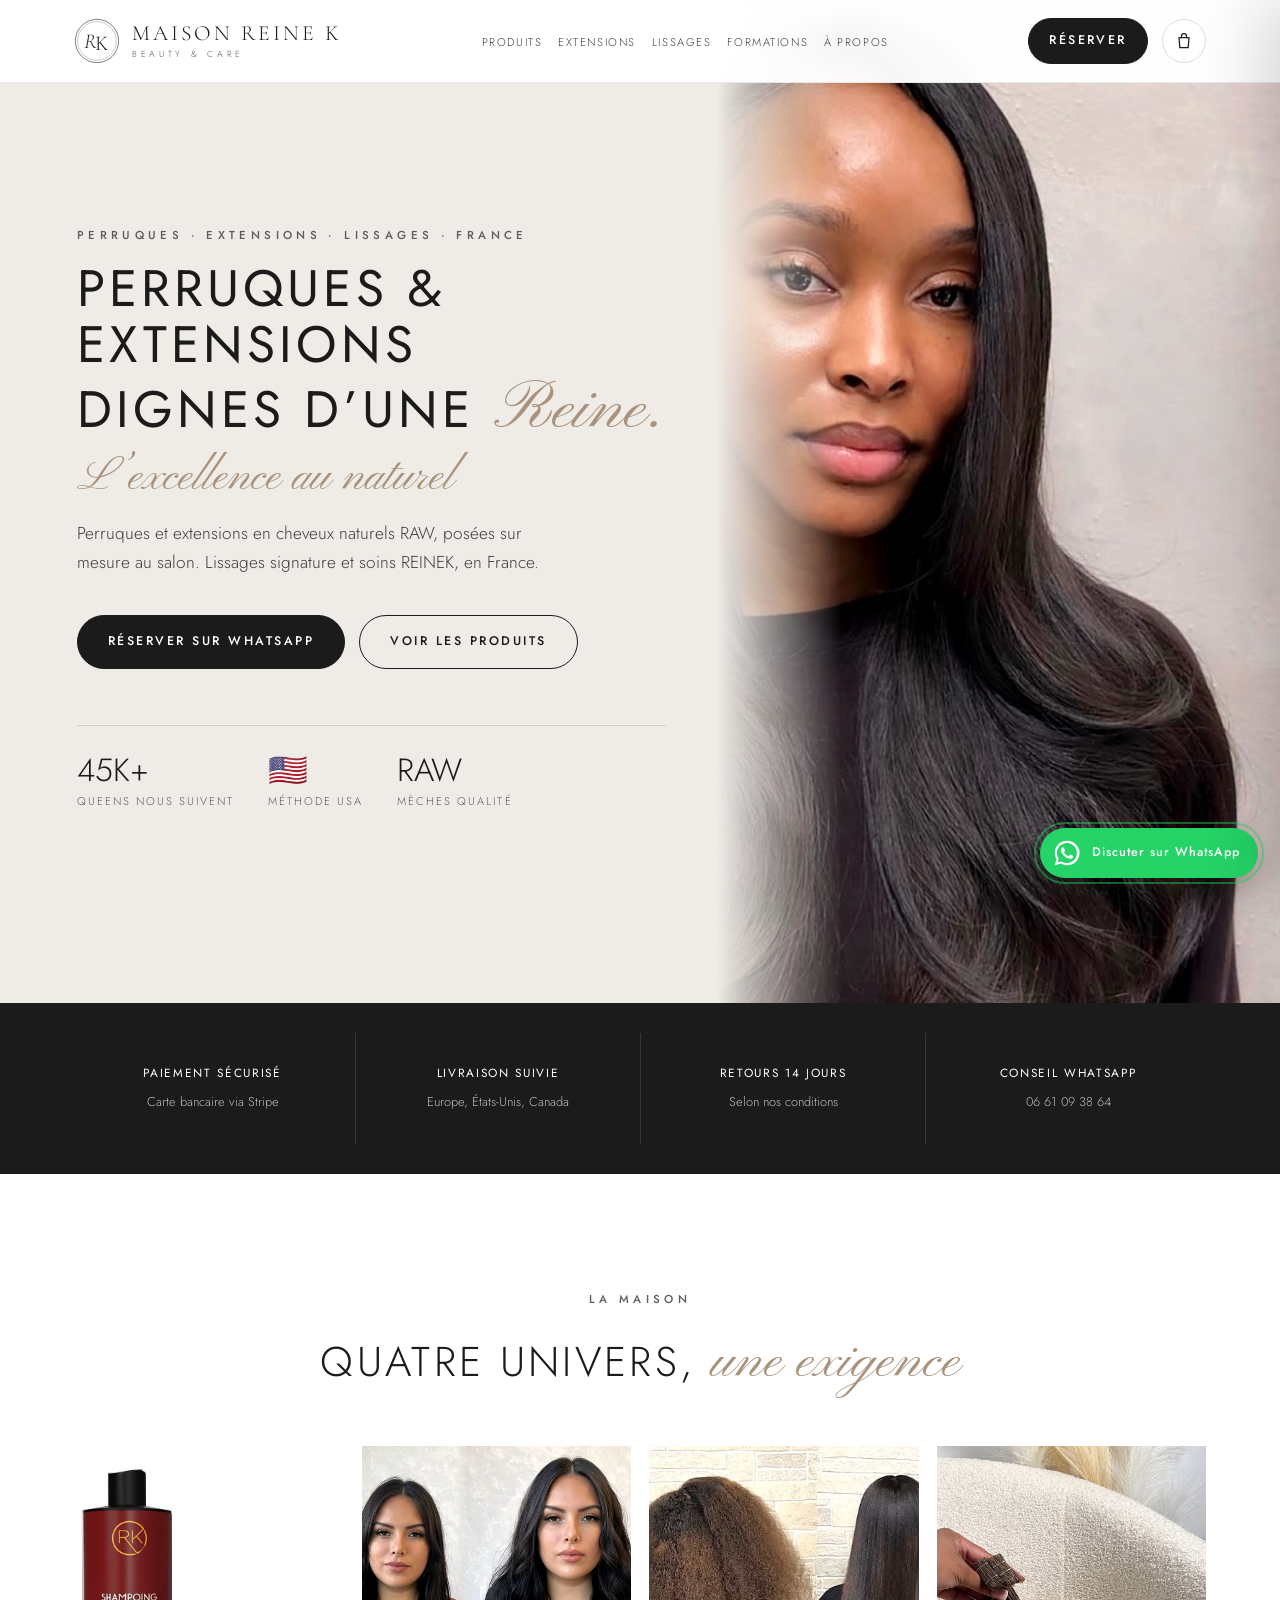
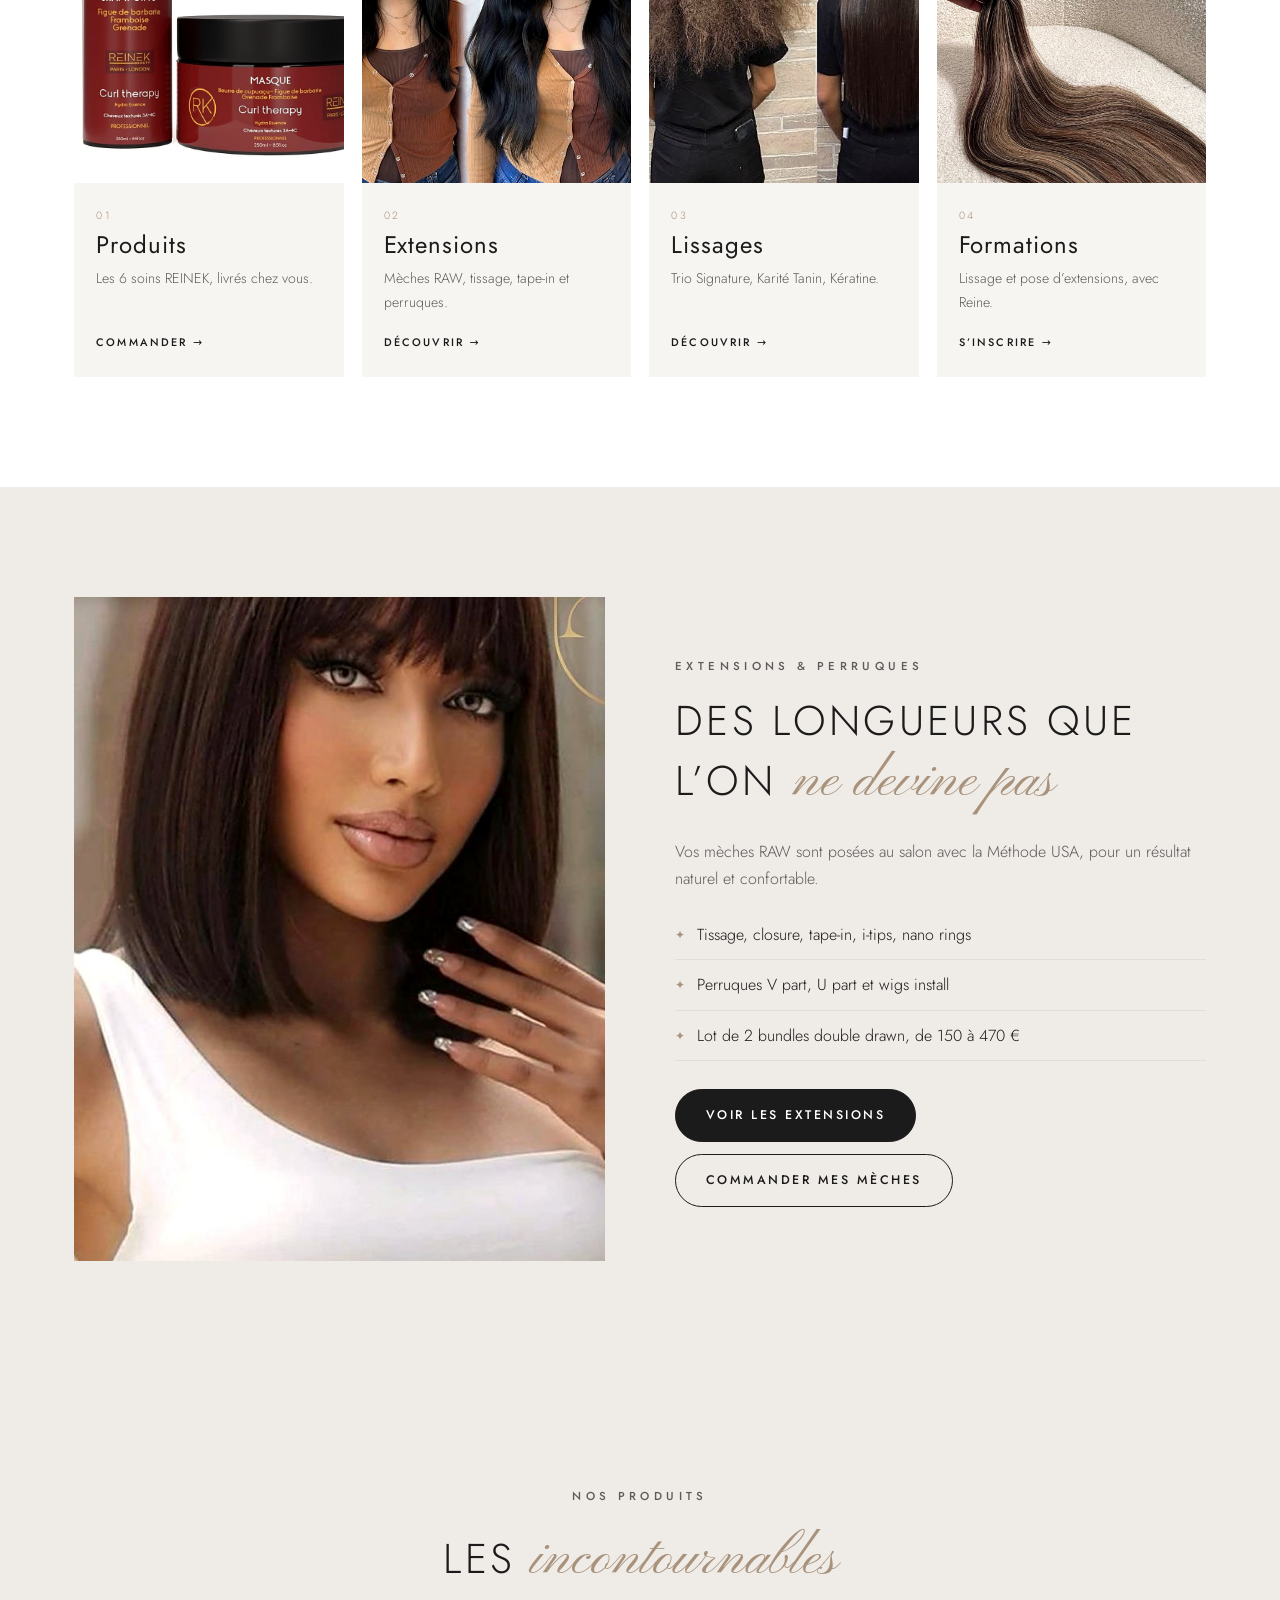
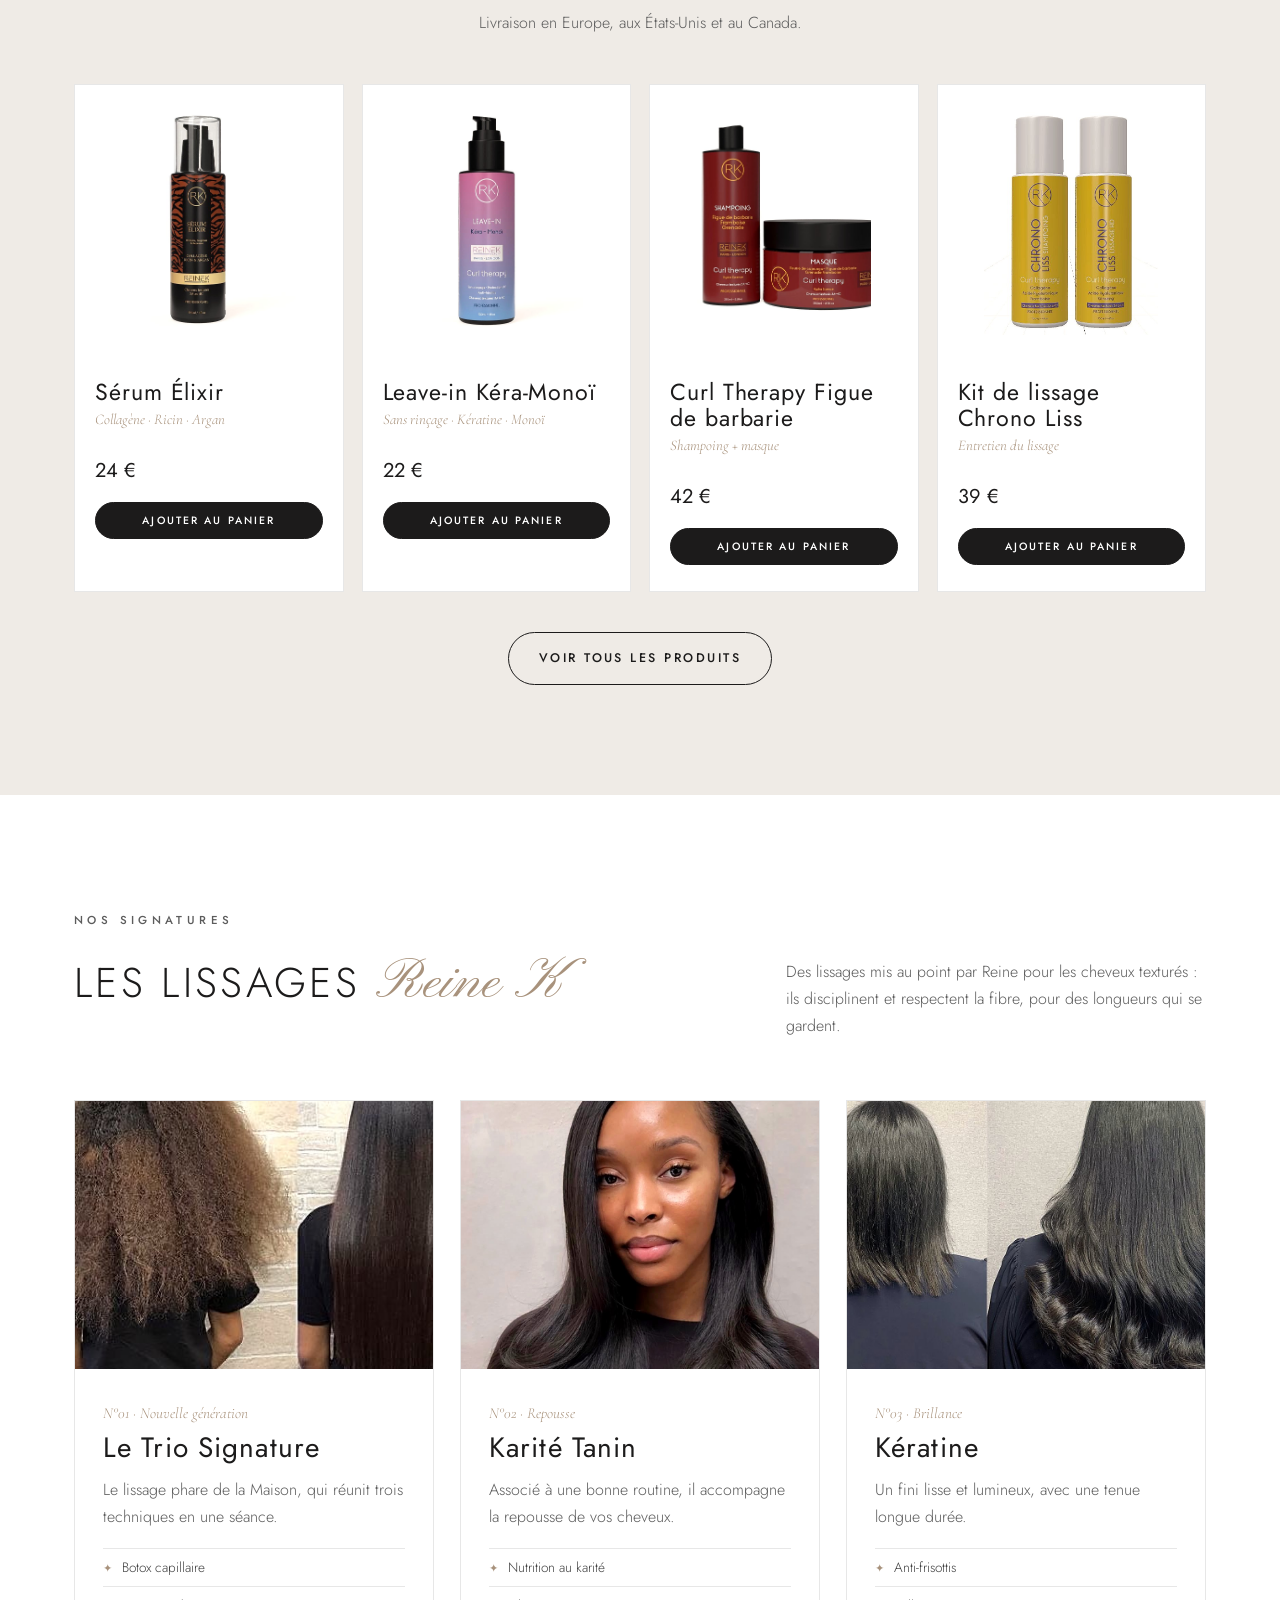
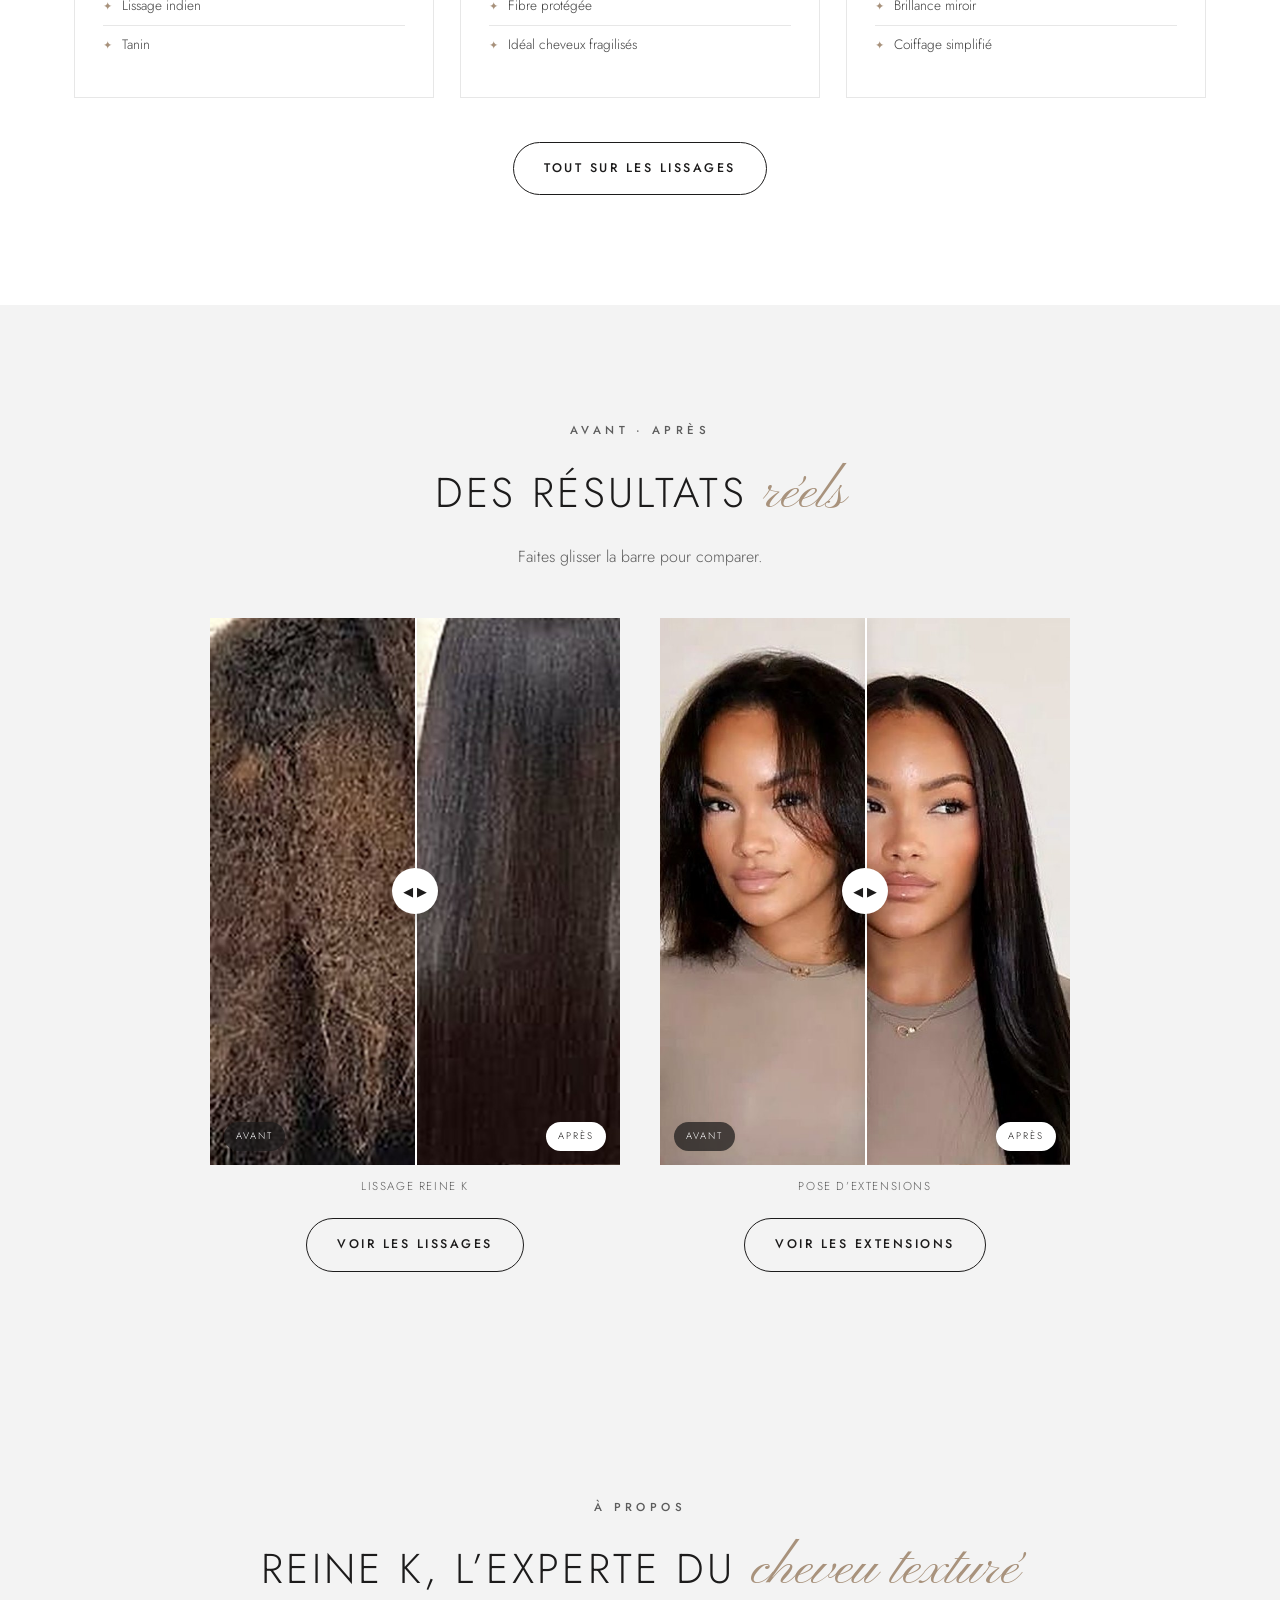
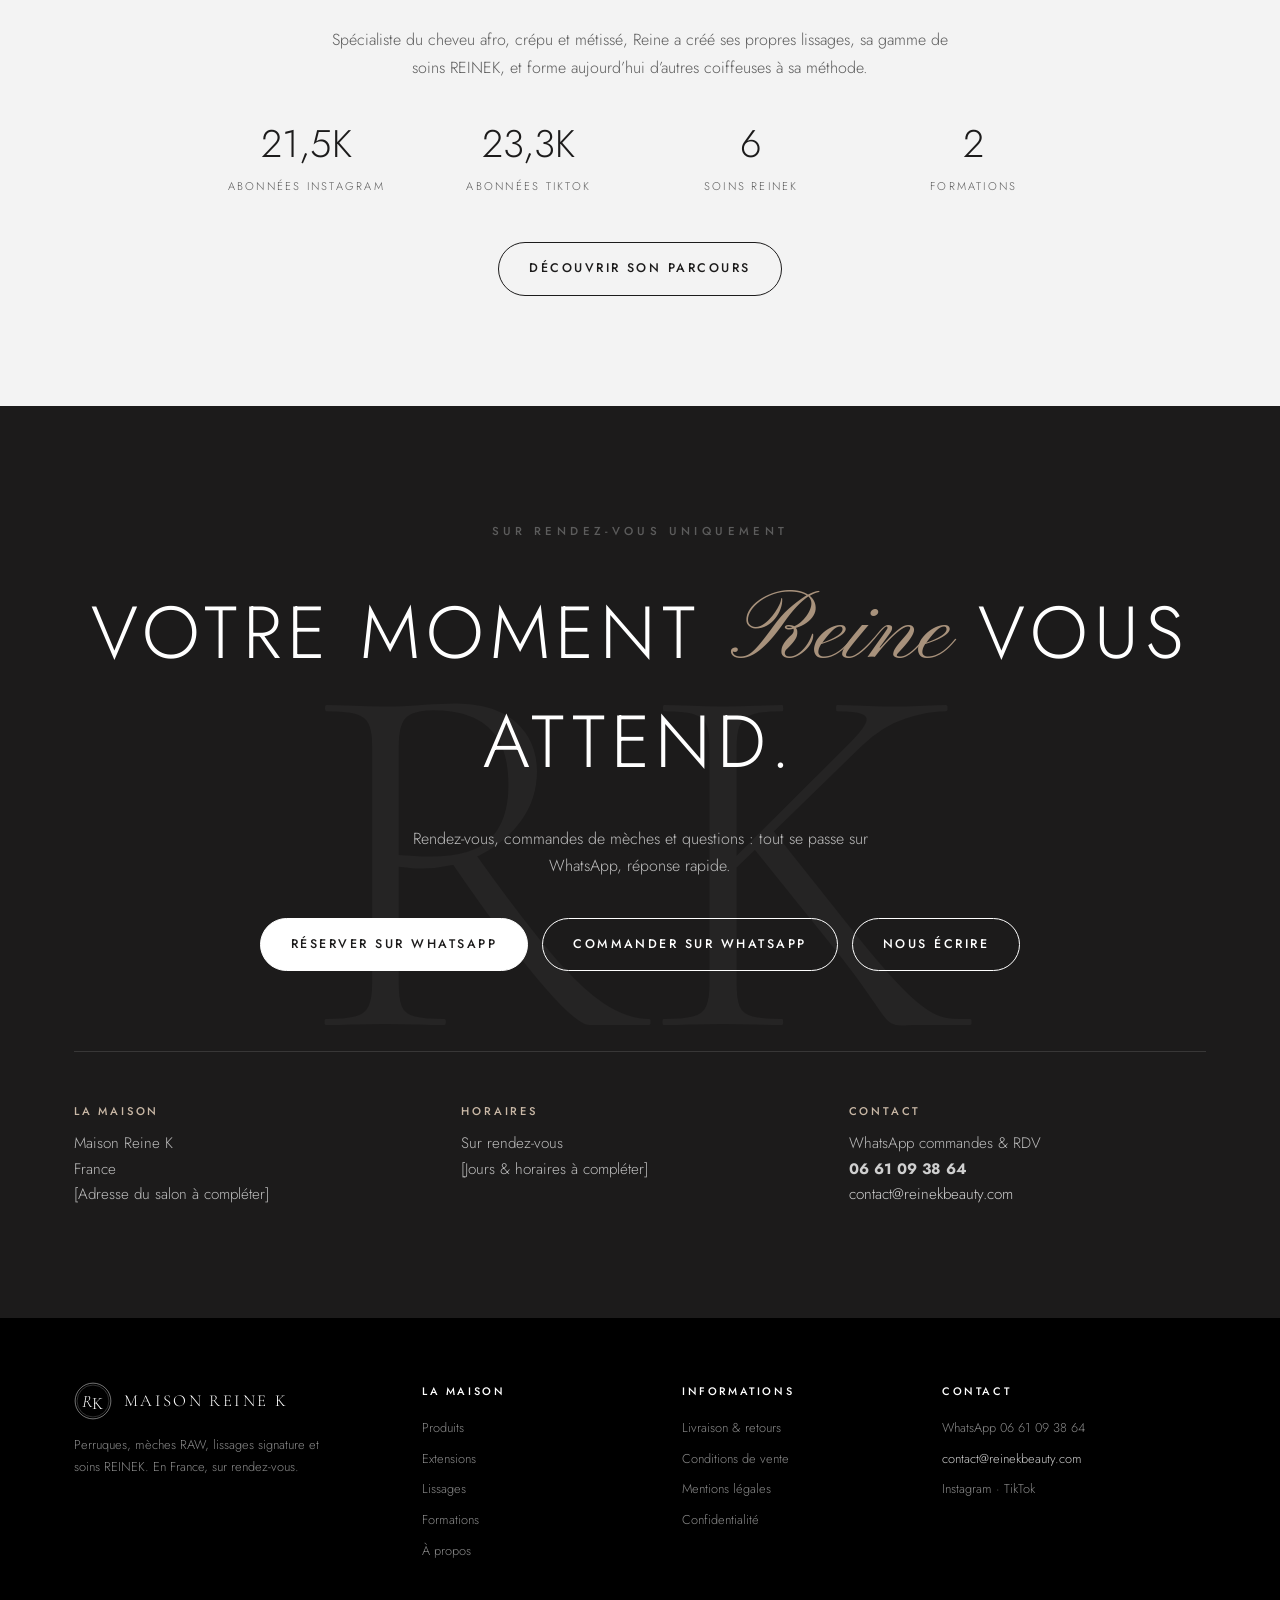
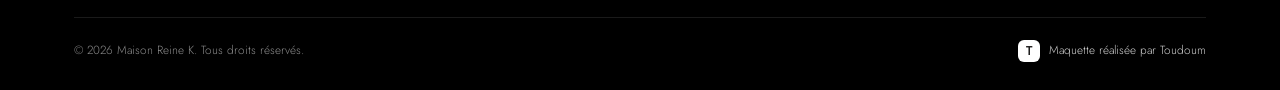
<file: index.html>
<!DOCTYPE html>
<html lang="fr">
<head>
<meta charset="UTF-8">
<meta name="viewport" content="width=device-width, initial-scale=1.0">
<title>Maison Reine K — Perruques, extensions & mèches RAW</title>
<meta name="description" content="Maison Reine K : perruques, mèches RAW double drawn (10″ à 30″), pose d’extensions, lissages signature et soins REINEK. En France, sur rendez-vous. Livraison en Europe, aux USA et au Canada.">
<link rel="icon" href="data:image/svg+xml,%3Csvg xmlns='http://www.w3.org/2000/svg' viewBox='0 0 100 100'%3E%3Crect width='100' height='100' fill='%231c1b1b'/%3E%3Ctext x='50' y='68' font-size='48' font-family='Georgia' fill='%23fff' text-anchor='middle'%3ERK%3C/text%3E%3C/svg%3E">
<meta property="og:title" content="Maison Reine K — Perruques, extensions & mèches RAW">
<meta property="og:description" content="Maison Reine K : perruques, mèches RAW double drawn (10″ à 30″), pose d’extensions, lissages signature et soins REINEK. En France, sur rendez-vous. Livraison en Europe, aux USA et au Canada.">
<meta property="og:image" content="img/hero-cliente.jpg">
<meta property="og:type" content="website">
<link rel="preconnect" href="https://fonts.googleapis.com">
<link rel="preconnect" href="https://fonts.gstatic.com" crossorigin>
<link href="https://fonts.googleapis.com/css2?family=Cormorant+Garamond:ital,wght@0,400;0,500;0,600;1,400;1,500&family=Jost:wght@300;400;500&family=Pinyon+Script&display=swap" rel="stylesheet">
<link rel="stylesheet" href="css/style.css">
</head>
<body>

<svg width="0" height="0" style="position:absolute">
  <symbol id="rk" viewBox="0 0 100 100">
    <circle cx="50" cy="50" r="47" fill="none" stroke="currentColor" stroke-width="1.2"/>
    <circle cx="50" cy="50" r="42" fill="none" stroke="currentColor" stroke-width=".5"/>
    <text x="36" y="66" font-size="46" fill="currentColor" font-style="italic" text-anchor="middle" font-family="Cormorant Garamond, serif">R</text>
    <text x="61" y="70" font-size="46" fill="currentColor" text-anchor="middle" font-family="Cormorant Garamond, serif">K</text>
  </symbol>
</svg>

<header id="haut">
  <div class="wrap nav">
    <a href="index.html" class="logo" aria-label="Maison Reine K, accueil">
      <svg class="mono"><use href="#rk"/></svg>
      <span class="logo-txt">Maison Reine K<small>Beauty & Care</small></span>
    </a>
    <ul class="menu" id="menu">
      <li><a href="boutique.html">Produits</a></li>
      <li><a href="extensions.html">Extensions</a></li>
      <li><a href="lissages.html">Lissages</a></li>
      <li><a href="formations.html">Formations</a></li>
      <li><a href="a-propos.html">À propos</a></li>
    </ul>
    <div class="nav-droite">
      <a href="index.html#rdv" class="btn btn-or">Réserver</a>
      <button class="btn-panier" id="ouvrir-panier" aria-label="Ouvrir le panier">
        <svg viewBox="0 0 24 24" fill="none" stroke="currentColor" stroke-width="1.5" stroke-linecap="round" stroke-linejoin="round"><path d="M6 8h12l-1 12H7L6 8z"/><path d="M9 8V6a3 3 0 0 1 6 0v2"/></svg>
        <span class="nb" id="nb-panier">0</span>
      </button>
      <button class="burger" id="burger" aria-label="Menu"><span></span><span></span><span></span></button>
    </div>
  </div>
</header>

<section class="hero">
  <div class="visuel"><img src="img/hero-cliente.jpg" alt="Cliente Maison Reine K, extensions longues ondulées" style="object-position:50% 25%"></div>
  <div class="wrap">
    <div class="hero-in">
      <span class="eyebrow">Perruques · Extensions · Lissages · France</span>
      <h1>Perruques & extensions<br>dignes d’une <em>Reine.</em><span class="script">L’excellence au naturel</span></h1>
      <p>Perruques et extensions en cheveux naturels RAW, posées sur mesure au salon. Lissages signature et soins REINEK, en France.</p>
      <div class="ctas">
        <a href="https://wa.me/33661093864?text=Bonjour%20Maison%20Reine%20K%2C%20je%20souhaite%20prendre%20rendez-vous." class="btn btn-or" target="_blank" rel="noopener">Réserver sur WhatsApp</a>
        <a href="boutique.html" class="btn btn-ligne">Voir les produits</a>
      </div>
      <div class="hero-meta">
        <div><b>45K+</b><span>Queens nous suivent</span></div>
        <div><b>🇺🇸</b><span>Méthode USA</span></div>
        <div><b>RAW</b><span>Mèches qualité</span></div>
      </div>
    </div>
  </div>
</section>

<section class="rassure">
  <div class="wrap">
    <div><b>Paiement sécurisé</b><span>Carte bancaire via Stripe</span></div>
    <div><b>Livraison suivie</b><span>Europe, États-Unis, Canada</span></div>
    <div><b>Retours 14 jours</b><span>Selon nos conditions</span></div>
    <div><b>Conseil WhatsApp</b><span>06 61 09 38 64</span></div>
  </div>
</section>

<section class="univers" id="univers">
  <div class="wrap">
    <div class="titre-bloc rev"><span class="eyebrow">La Maison</span><h2>Quatre univers, <em>une exigence</em></h2></div>
    <div class="univers-grille">
      <a href="boutique.html" class="ucarte rev">
        <div class="visuel"><img src="img/curl-therapy-rouge.jpg" alt="Produits" loading="lazy" style="object-position:50% 50%"></div>
        <div class="txt"><span class="num">01</span><h3>Produits</h3><p>Les 6 soins REINEK, livrés chez vous.</p><span class="voir">Commander →</span></div>
      </a>
      <a href="extensions.html" class="ucarte rev">
        <div class="visuel"><img src="img/avant-apres-volume.jpg" alt="Extensions" loading="lazy" style="object-position:50% 30%"></div>
        <div class="txt"><span class="num">02</span><h3>Extensions</h3><p>Mèches RAW, tissage, tape-in et perruques.</p><span class="voir">Découvrir →</span></div>
      </a>
      <a href="lissages.html" class="ucarte rev">
        <div class="visuel"><img src="img/avant-apres-lissage.jpg" alt="Lissages" loading="lazy" style="object-position:50% 45%"></div>
        <div class="txt"><span class="num">03</span><h3>Lissages</h3><p>Trio Signature, Karité Tanin, Kératine.</p><span class="voir">Découvrir →</span></div>
      </a>
      <a href="formations.html" class="ucarte rev">
        <div class="visuel"><img src="img/tape-in.jpg" alt="Formations" loading="lazy" style="object-position:50% 45%"></div>
        <div class="txt"><span class="num">04</span><h3>Formations</h3><p>Lissage et pose d’extensions, avec Reine.</p><span class="voir">S’inscrire →</span></div>
      </a>
    </div>
  </div>
</section>

<section class="fond-sable">
  <div class="wrap volet">
    <div class="volet-img rev"><div class="visuel"><img src="img/wigs-model.jpg" alt="" loading="lazy" style="object-position:50% 20%"></div></div>
    <div class="rev">
      <span class="eyebrow">Extensions & perruques</span>
      <h2>Des longueurs que l’on <em>ne devine pas</em></h2>
      <p>Vos mèches RAW sont posées au salon avec la Méthode USA, pour un résultat naturel et confortable.</p>
      <ul class="points"><li>Tissage, closure, tape-in, i-tips, nano rings</li><li>Perruques V part, U part et wigs install</li><li>Lot de 2 bundles double drawn, de 150 à 470 €</li></ul>
      <div class="ctas"><a href="extensions.html" class="btn btn-or">Voir les extensions</a><a href="extensions.html#tarifs" class="btn btn-sombre">Commander mes mèches</a></div>
    </div>
  </div>
</section>

<section class="vedettes" id="boutique">
  <div class="wrap">
    <div class="titre-bloc rev"><span class="eyebrow">Nos produits</span><h2>Les <em>incontournables</em></h2><p style="max-width:600px;margin:14px auto 0">Livraison en Europe, aux États-Unis et au Canada.</p></div>
    <div class="gamme gamme-4 vedettes-grille">
      <article class="produit rev">
        <div class="visuel"><img src="img/serum-elixir.jpg" alt="Sérum Élixir Reine K" loading="lazy" style="object-position:50% 50%"></div>
        <div class="corps"><h3>Sérum Élixir</h3><span class="ing">Collagène · Ricin · Argan</span><span class="prix-produit">24 €</span><button type="button" class="btn btn-ajout" data-ajout data-id="serum-elixir" data-nom="Sérum Élixir" data-var="Collagène · Ricin · Argan" data-prix="24" data-img="img/serum-elixir.jpg" data-contenu="1">Ajouter au panier</button></div>
      </article>
      <article class="produit rev">
        <div class="visuel"><img src="img/leave-in.jpg" alt="Leave-in Kéra-Monoï Reine K" loading="lazy" style="object-position:50% 50%"></div>
        <div class="corps"><h3>Leave-in Kéra-Monoï</h3><span class="ing">Sans rinçage · Kératine · Monoï</span><span class="prix-produit">22 €</span><button type="button" class="btn btn-ajout" data-ajout data-id="leave-in" data-nom="Leave-in Kéra-Monoï" data-var="Sans rinçage · Kératine · Monoï" data-prix="22" data-img="img/leave-in.jpg" data-contenu="1">Ajouter au panier</button></div>
      </article>
      <article class="produit rev">
        <div class="visuel"><img src="img/curl-therapy-rouge.jpg" alt="Curl Therapy Figue de barbarie Reine K" loading="lazy" style="object-position:50% 50%"></div>
        <div class="corps"><h3>Curl Therapy Figue de barbarie</h3><span class="ing">Shampoing + masque</span><span class="prix-produit">42 €</span><button type="button" class="btn btn-ajout" data-ajout data-id="curl-therapy-figue" data-nom="Curl Therapy Figue de barbarie" data-var="Shampoing + masque" data-prix="42" data-img="img/curl-therapy-rouge.jpg" data-contenu="1">Ajouter au panier</button></div>
      </article>
      <article class="produit rev">
        <div class="visuel"><img src="img/chrono-liss.jpg" alt="Kit de lissage Chrono Liss Reine K" loading="lazy" style="object-position:50% 50%"></div>
        <div class="corps"><h3>Kit de lissage Chrono Liss</h3><span class="ing">Entretien du lissage</span><span class="prix-produit">39 €</span><button type="button" class="btn btn-ajout" data-ajout data-id="kit-lissage" data-nom="Kit de lissage Chrono Liss" data-var="Entretien du lissage" data-prix="39" data-img="img/chrono-liss.jpg" data-contenu="1">Ajouter au panier</button></div>
      </article>
    </div>
    <p class="suite rev"><a href="boutique.html" class="btn btn-sombre">Voir tous les produits</a></p>
  </div>
</section>

<section class="sombre lissages-accueil">
  <div class="wrap">
    <div class="entete rev">
      <div><span class="eyebrow">Nos signatures</span><h2>Les lissages <em>Reine K</em></h2></div>
      <p>Des lissages mis au point par Reine pour les cheveux texturés : ils disciplinent et respectent la fibre, pour des longueurs qui se gardent.</p>
    </div>
    <div class="lissages">
      <article class="carte-l rev">
        <div class="visuel"><img src="img/avant-apres-lissage.jpg" alt="Avant / après : cheveux crépus lissés" loading="lazy" style="object-position:50% 45%"></div>
        <div class="corps">
          <span class="num">N°01 · Nouvelle génération</span>
          <h3>Le Trio Signature</h3>
          <p>Le lissage phare de la Maison, qui réunit trois techniques en une séance.</p>
          <ul><li>Botox capillaire</li><li>Lissage indien</li><li>Tanin</li></ul>
        </div>
      </article>
      <article class="carte-l rev">
        <div class="visuel bx"><img src="img/hero-cliente.jpg" alt="Cheveux lissés, longueurs brillantes" loading="lazy" style="object-position:50% 30%"></div>
        <div class="corps">
          <span class="num">N°02 · Repousse</span>
          <h3>Karité Tanin</h3>
          <p>Associé à une bonne routine, il accompagne la repousse de vos cheveux.</p>
          <ul><li>Nutrition au karité</li><li>Fibre protégée</li><li>Idéal cheveux fragilisés</li></ul>
        </div>
      </article>
      <article class="carte-l rev">
        <div class="visuel"><img src="img/avant-apres-bob.jpg" alt="Avant / après : carré lissé" loading="lazy" style="object-position:50% 45%"></div>
        <div class="corps">
          <span class="num">N°03 · Brillance</span>
          <h3>Kératine</h3>
          <p>Un fini lisse et lumineux, avec une tenue longue durée.</p>
          <ul><li>Anti-frisottis</li><li>Brillance miroir</li><li>Coiffage simplifié</li></ul>
        </div>
      </article>
    </div>
    <p class="suite rev"><a href="lissages.html" class="btn btn-sombre">Tout sur les lissages</a></p>
  </div>
</section>

<section class="preuves-accueil fond-gris" id="resultats-accueil">
  <div class="wrap">
    <div class="titre-bloc rev"><span class="eyebrow">Avant · Après</span><h2>Des résultats <em>réels</em></h2><p style="max-width:600px;margin:14px auto 0">Faites glisser la barre pour comparer.</p></div>
    <div class="preuves-grille">
      <div><figure class="rev"><div class="compare" data-compare>
      <img class="avant" src="img/ba-lissage-avant.jpg" alt="Avant : cheveux crépus lissés" loading="lazy">
      <img class="apres" src="img/ba-lissage-apres.jpg" alt="Après : cheveux crépus lissés" loading="lazy">
      <span class="lab lab-a">Avant</span><span class="lab lab-b">Après</span>
      <span class="barre"></span><span class="poignee">◀ ▶</span>
    </div><figcaption class="compare-lg">Lissage Reine K</figcaption></figure><p class="suite"><a href="lissages.html" class="btn btn-sombre">Voir les lissages</a></p></div>
      <div><figure class="rev"><div class="compare" data-compare>
      <img class="avant" src="img/ba-long-avant.jpg" alt="Avant : extensions longues" loading="lazy">
      <img class="apres" src="img/ba-long-apres.jpg" alt="Après : extensions longues" loading="lazy">
      <span class="lab lab-a">Avant</span><span class="lab lab-b">Après</span>
      <span class="barre"></span><span class="poignee">◀ ▶</span>
    </div><figcaption class="compare-lg">Pose d’extensions</figcaption></figure><p class="suite"><a href="extensions.html" class="btn btn-sombre">Voir les extensions</a></p></div>
    </div>
  </div>
</section>

<section class="apropos-apercu">
  <div class="wrap rev">
    <span class="eyebrow">À propos</span>
    <h2>Reine K, l’experte du <em>cheveu texturé</em></h2>
    <p>Spécialiste du cheveu afro, crépu et métissé, Reine a créé ses propres lissages, sa gamme de soins REINEK, et forme aujourd’hui d’autres coiffeuses à sa méthode.</p>
    <div class="preuve-chiffres">
      <div><b>21,5K</b><span>Abonnées Instagram</span></div>
      <div><b>23,3K</b><span>Abonnées TikTok</span></div>
      <div><b>6</b><span>Soins REINEK</span></div>
      <div><b>2</b><span>Formations</span></div>
    </div>
    <a href="a-propos.html" class="btn btn-sombre">Découvrir son parcours</a>
  </div>
</section>

<section class="rdv" id="rdv">
  <div class="wrap">
    <span class="eyebrow">Sur rendez-vous uniquement</span>
    <h2>Votre moment <em>Reine</em> vous attend.</h2>
    <p>Rendez-vous, commandes de mèches et questions : tout se passe sur WhatsApp, réponse rapide.</p>
    <div class="ctas">
      <a href="https://wa.me/33661093864?text=Bonjour%20Maison%20Reine%20K%2C%20je%20souhaite%20prendre%20rendez-vous." class="btn btn-or" target="_blank" rel="noopener">Réserver sur WhatsApp</a>
      <a href="https://wa.me/33661093864?text=Bonjour%20Maison%20Reine%20K%2C%20je%20souhaite%20passer%20commande." class="btn btn-ligne" target="_blank" rel="noopener">Commander sur WhatsApp</a>
      <a href="mailto:contact@reinekbeauty.com" class="btn btn-ligne">Nous écrire</a>
    </div>
    <div class="infos">
      <div><h4>La Maison</h4><p>Maison Reine K<br>France<br>[Adresse du salon à compléter]</p></div>
      <div><h4>Horaires</h4><p>Sur rendez-vous<br>[Jours & horaires à compléter]</p></div>
      <div><h4>Contact</h4><p>WhatsApp commandes & RDV<br><a href="https://wa.me/33661093864"><b>06 61 09 38 64</b></a><br><a href="mailto:contact@reinekbeauty.com">contact@reinekbeauty.com</a></p></div>
    </div>
  </div>
</section>

<footer>
  <div class="wrap">
    <div class="pied-grille">
      <div>
        <a href="index.html" class="logo"><svg class="mono" style="width:38px;height:38px"><use href="#rk"/></svg><span class="logo-txt" style="font-size:1.05rem">Maison Reine K</span></a>
        <p>Perruques, mèches RAW, lissages signature et soins REINEK. En France, sur rendez-vous.</p>
      </div>
      <div>
        <h4>La Maison</h4>
        <ul>
          <li><a href="boutique.html">Produits</a></li>
          <li><a href="extensions.html">Extensions</a></li>
          <li><a href="lissages.html">Lissages</a></li>
          <li><a href="formations.html">Formations</a></li>
          <li><a href="a-propos.html">À propos</a></li>
        </ul>
      </div>
      <div>
        <h4>Informations</h4>
        <ul>
          <li><a href="livraison-retours.html">Livraison & retours</a></li>
          <li><a href="cgv.html">Conditions de vente</a></li>
          <li><a href="mentions-legales.html">Mentions légales</a></li>
          <li><a href="confidentialite.html">Confidentialité</a></li>
        </ul>
      </div>
      <div>
        <h4>Contact</h4>
        <ul>
          <li><a href="https://wa.me/33661093864" target="_blank" rel="noopener">WhatsApp 06 61 09 38 64</a></li>
          <li><a href="mailto:contact@reinekbeauty.com">contact@reinekbeauty.com</a></li>
          <li><a href="https://www.instagram.com/reinek_beauty/" target="_blank" rel="noopener">Instagram</a> · <a href="https://www.tiktok.com/@reinekbeauty" target="_blank" rel="noopener">TikTok</a></li>
        </ul>
      </div>
    </div>
    <div class="pied-bas"><span>© 2026 Maison Reine K. Tous droits réservés.</span><span class="signe-toudoum"><i>T</i>Maquette réalisée par Toudoum</span></div>
  </div>
</footer>

<a href="https://wa.me/33661093864?text=Bonjour%20Maison%20Reine%20K%2C%20j%27aimerais%20un%20renseignement." class="wa-flottant" target="_blank" rel="noopener" aria-label="Discuter sur WhatsApp">
  <svg viewBox="0 0 32 32" fill="currentColor" aria-hidden="true"><path d="M16 3C8.8 3 3 8.8 3 16c0 2.3.6 4.5 1.7 6.4L3 29l6.8-1.8A13 13 0 1 0 16 3zm0 23.7c-2 0-3.9-.5-5.6-1.5l-.4-.2-4 1 1.1-3.9-.3-.4A10.7 10.7 0 1 1 16 26.7zm5.9-8c-.3-.2-1.9-.9-2.2-1-.3-.1-.5-.2-.7.2l-1 1.2c-.2.2-.4.2-.7.1-.3-.2-1.4-.5-2.6-1.6-1-.9-1.6-1.9-1.8-2.3-.2-.3 0-.5.1-.6l.5-.6.3-.5c.1-.2 0-.4 0-.6l-1-2.4c-.3-.6-.5-.5-.7-.5h-.6c-.2 0-.6.1-.9.4-.3.3-1.1 1.1-1.1 2.7s1.2 3.1 1.3 3.3c.2.2 2.3 3.5 5.5 4.9.8.3 1.4.5 1.8.7.8.2 1.5.2 2 .1.6-.1 1.9-.8 2.2-1.5.3-.8.3-1.4.2-1.5-.1-.2-.3-.3-.6-.4z"/></svg>
  <span>Discuter sur WhatsApp</span>
</a>

<div class="voile" id="voile"></div>
<aside class="tiroir" id="tiroir" aria-label="Panier" aria-hidden="true">
  <div class="tiroir-tete"><h3>Votre panier</h3><button class="tiroir-fermer" id="fermer-panier" aria-label="Fermer">×</button></div>
  <div class="tiroir-corps" id="lignes"></div>
  <div class="tiroir-pied" id="pied-panier">
    <div class="total-ligne"><span>Sous-total</span><b id="total-panier">0 €</b></div>
    <p class="info">Livraison calculée à l’étape suivante. Paiement sécurisé par Stripe.</p>
    <button type="button" class="btn btn-payer" id="payer">
      <svg viewBox="0 0 24 24" fill="none" stroke="currentColor" stroke-width="1.8" stroke-linecap="round" stroke-linejoin="round"><rect x="5" y="11" width="14" height="9" rx="2"/><path d="M8 11V8a4 4 0 0 1 8 0v3"/></svg>
      Payer par carte
    </button>
    <a href="#" class="btn btn-sombre" id="payer-wa" target="_blank" rel="noopener">Commander sur WhatsApp</a>
    <div class="moyens"><span>VISA</span><span>MASTERCARD</span><span>CB</span><span>APPLE PAY</span><span>GOOGLE PAY</span></div>
  </div>
</aside>

<div class="paiement" id="paiement" aria-hidden="true">
  <div class="pay-grille" id="pay-form">
    <div class="pay-gauche">
      <button class="pay-retour" id="pay-retour">← Retour au site</button>
      <div class="pay-marchand">Maison Reine K</div>
      <div class="pay-total" id="pay-total">0,00 €</div>
      <div id="pay-items"></div>
    </div>
    <div class="pay-droite">
      <label class="pay-champ">E-mail<div>vous@exemple.com</div></label>
      <label class="pay-champ">Informations de carte<div>1234 1234 1234 1234 &nbsp; MM / AA &nbsp; CVC</div></label>
      <label class="pay-champ">Nom du titulaire<div>Nom complet</div></label>
      <label class="pay-champ">Adresse de livraison<div>Adresse, code postal, ville</div></label>
      <button class="pay-ok" id="pay-ok">Payer</button>
      <p class="pay-note">Propulsé par Stripe · Conditions · Confidentialité</p>
    </div>
  </div>
  <div class="pay-merci" id="pay-merci">
    <div class="rond">✓</div>
    <h2 style="margin-bottom:10px">Merci pour votre <em>commande</em></h2>
    <p style="max-width:440px;margin:0 auto 26px">Un e-mail de confirmation vous est envoyé. Maison Reine K prépare votre colis. </p>
    <button class="btn btn-sombre" id="pay-fin" style="cursor:pointer">Retour au site</button>
  </div>
</div>

<div class="barre-mobile">
  <a href="#" id="ouvrir-panier-mobile">Panier (<span id="nb-panier-m">0</span>)</a>
  <a href="https://wa.me/33661093864?text=Bonjour%20Maison%20Reine%20K%2C%20je%20souhaite%20prendre%20rendez-vous." target="_blank" rel="noopener">Réserver</a>
</div>

<script src="js/site.js"></script>
</body>
</html>
</file>
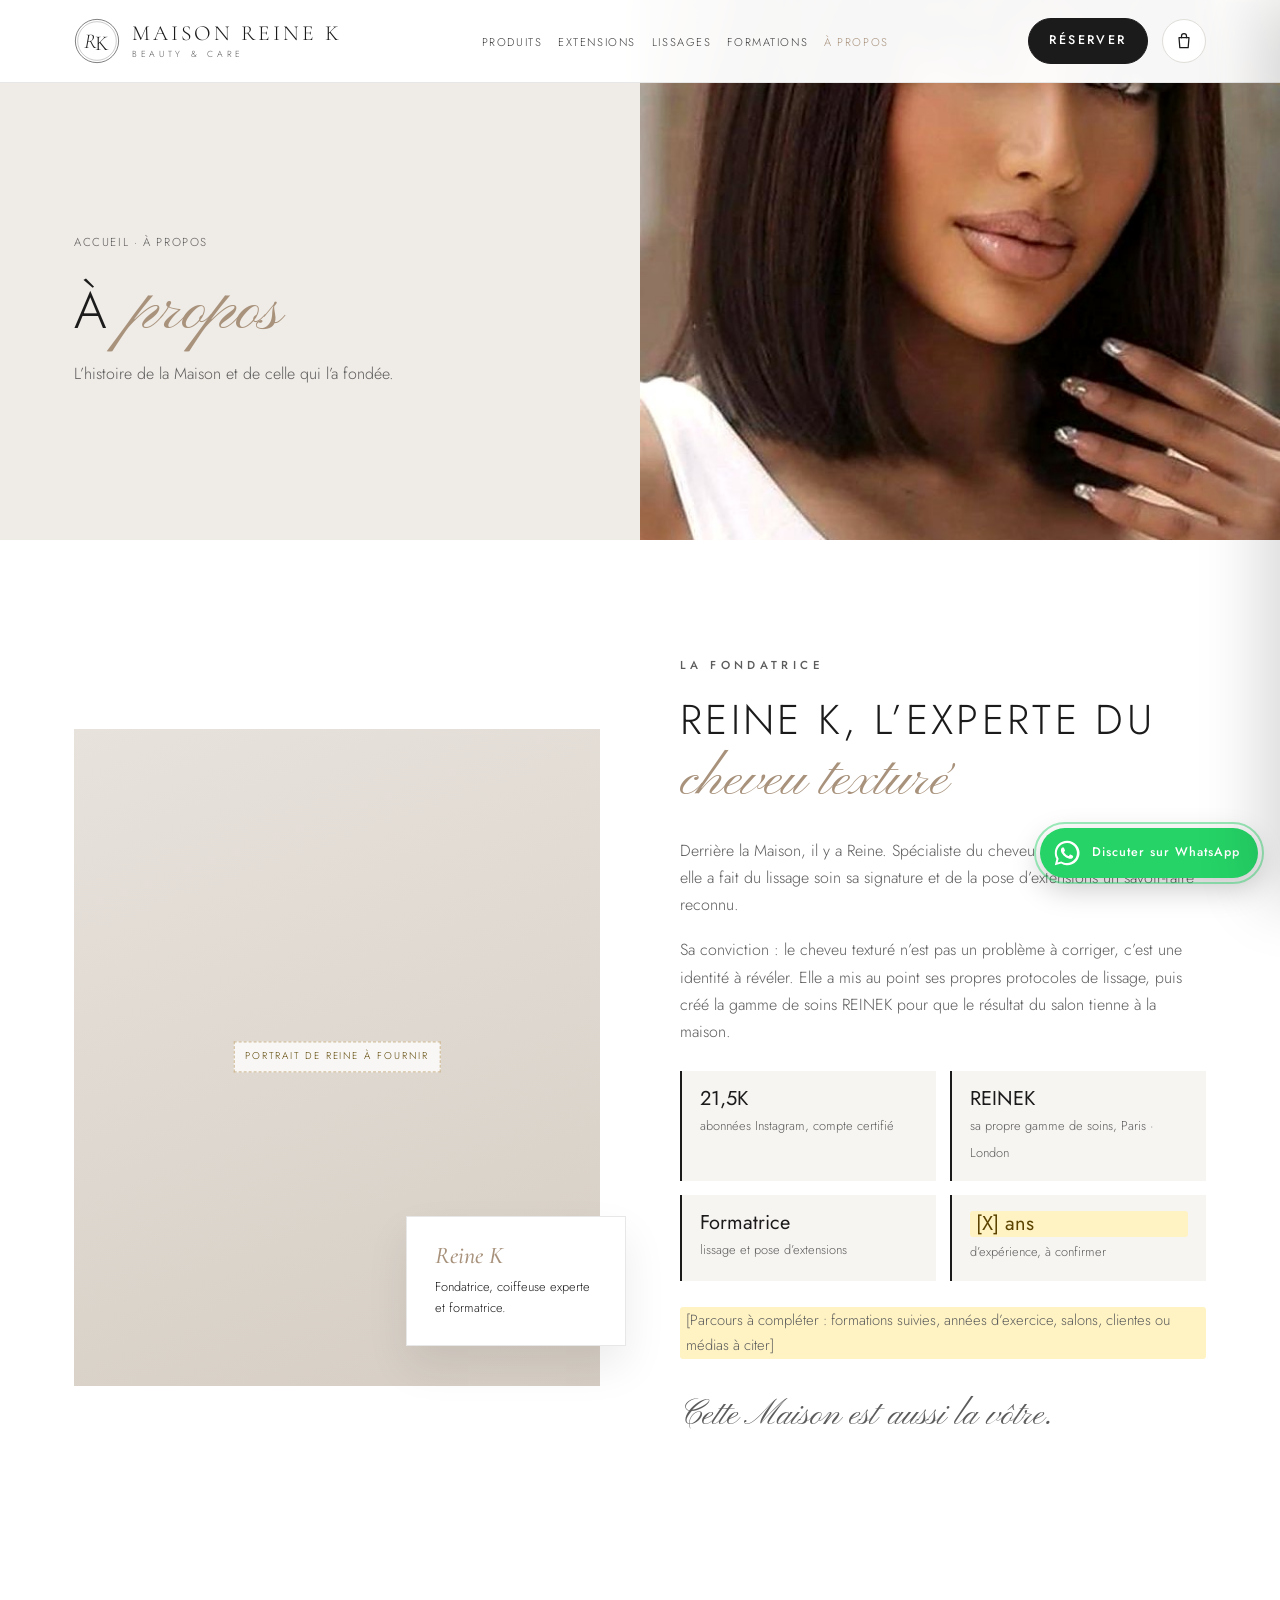
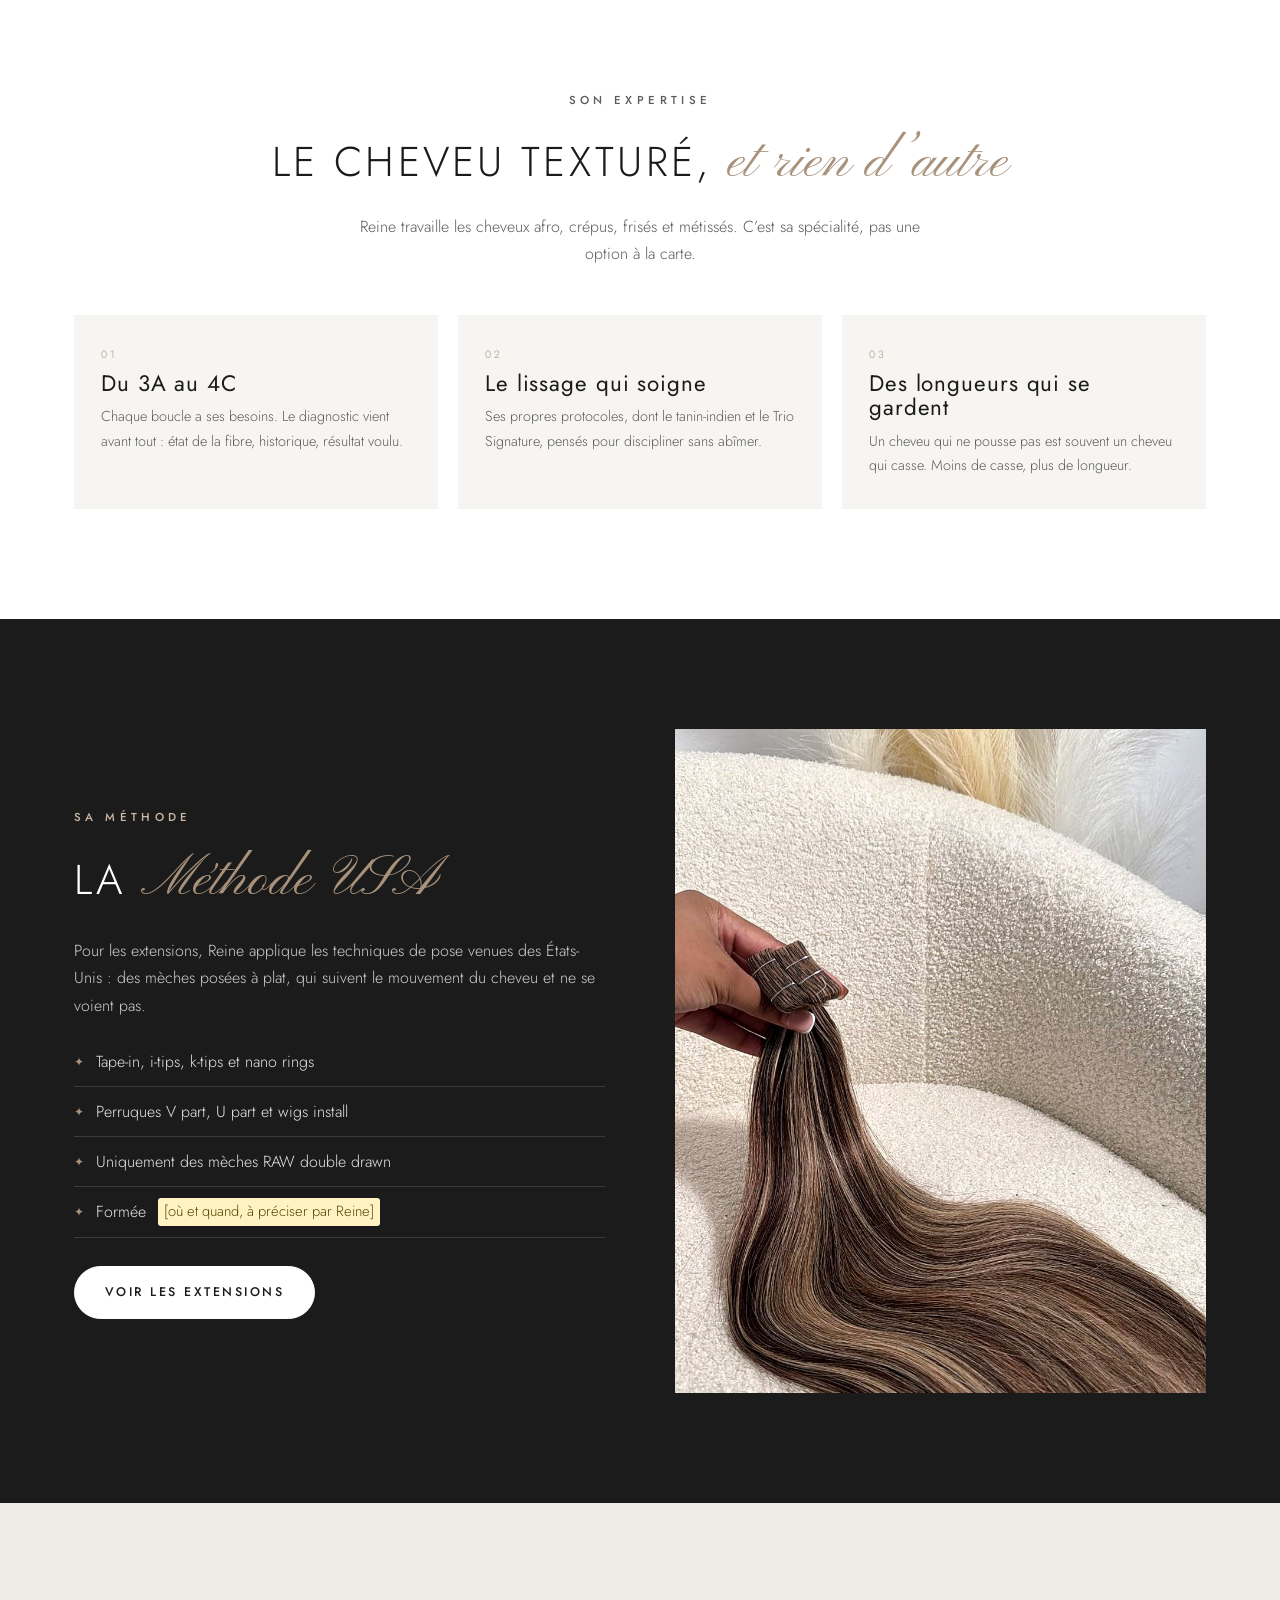
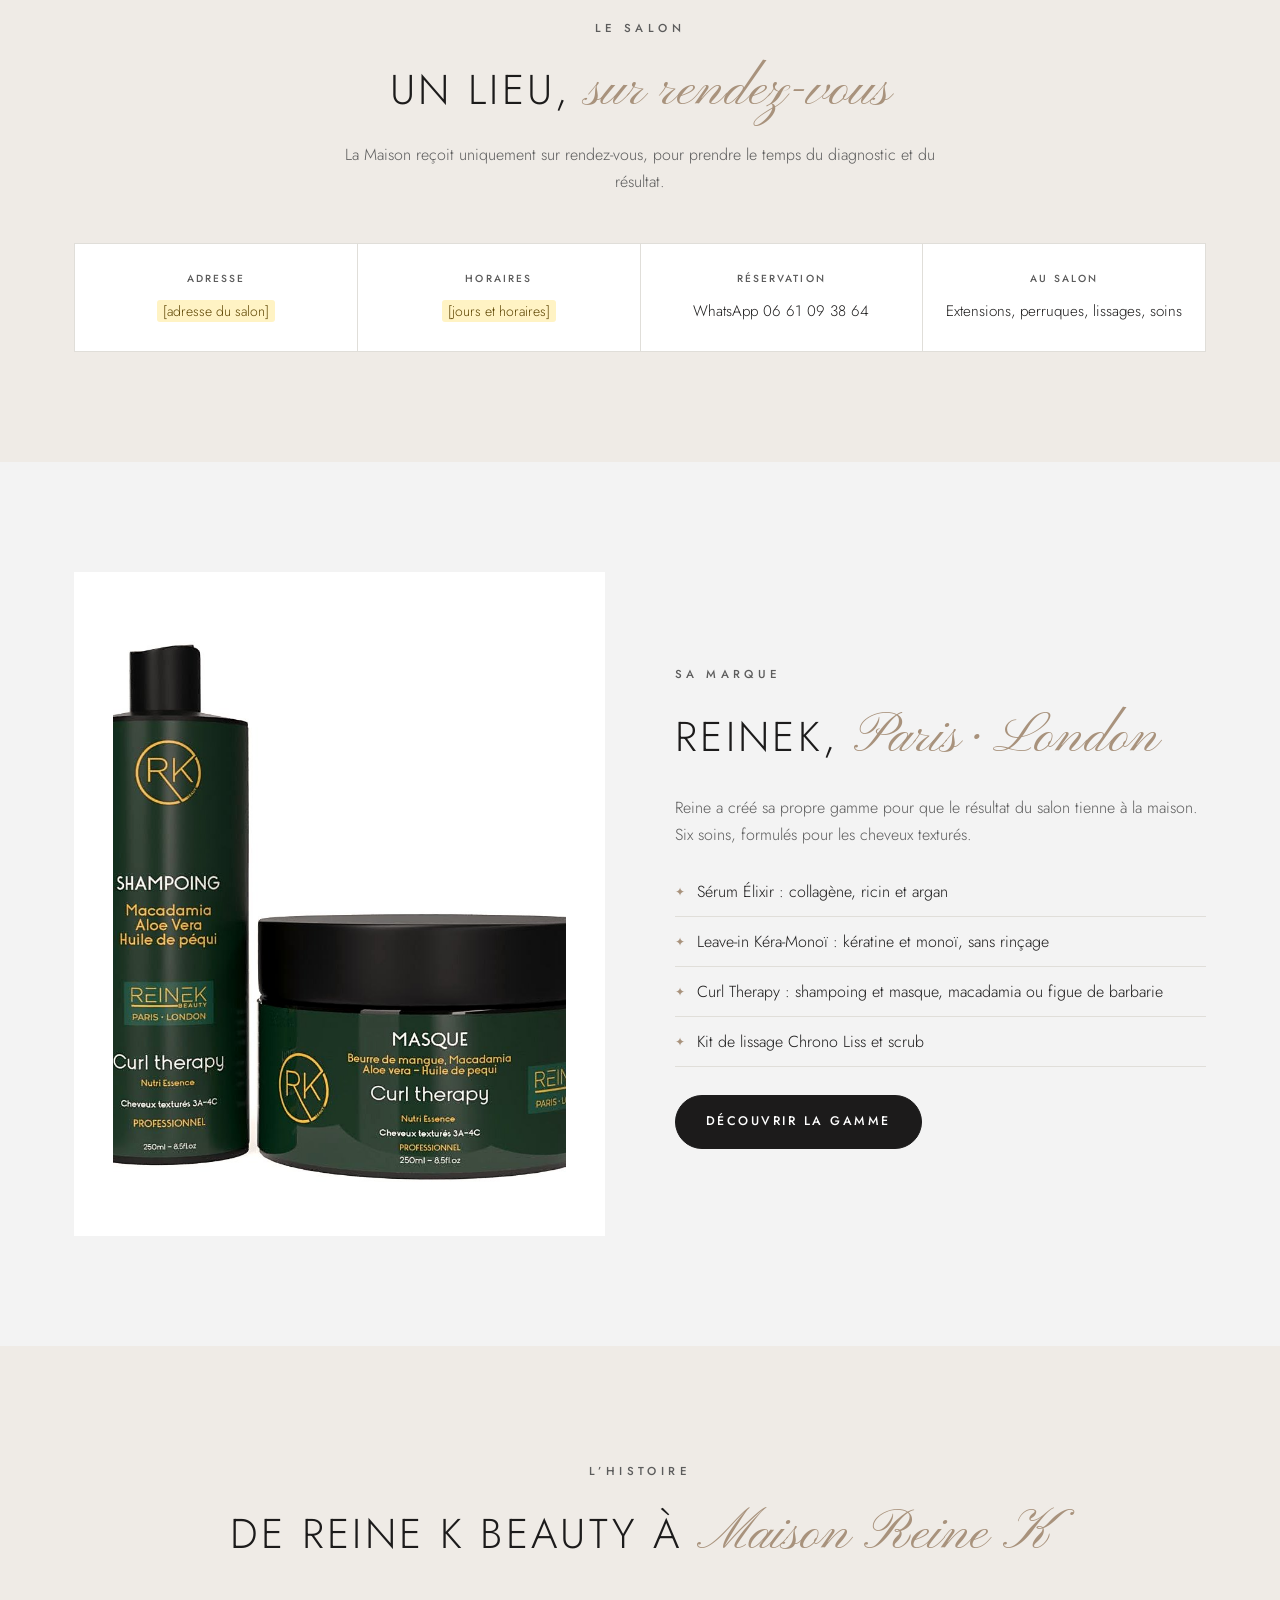
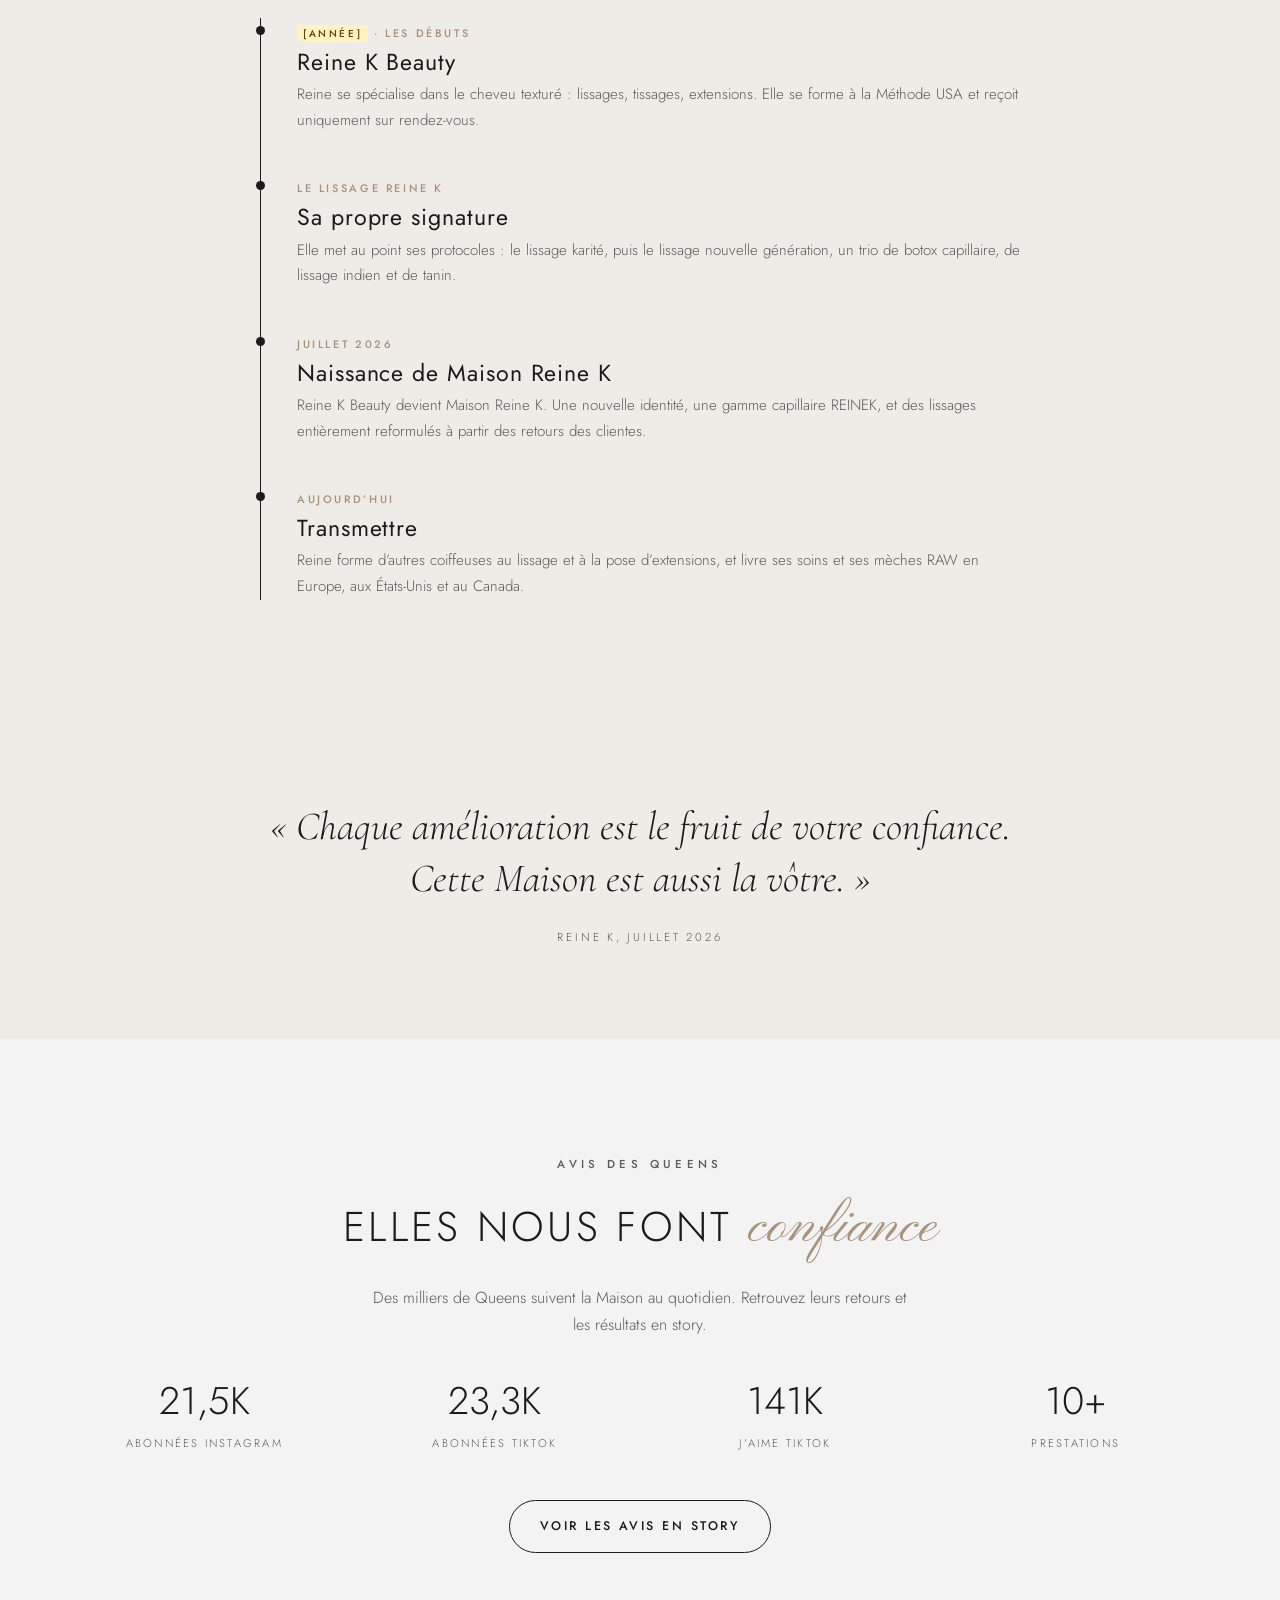
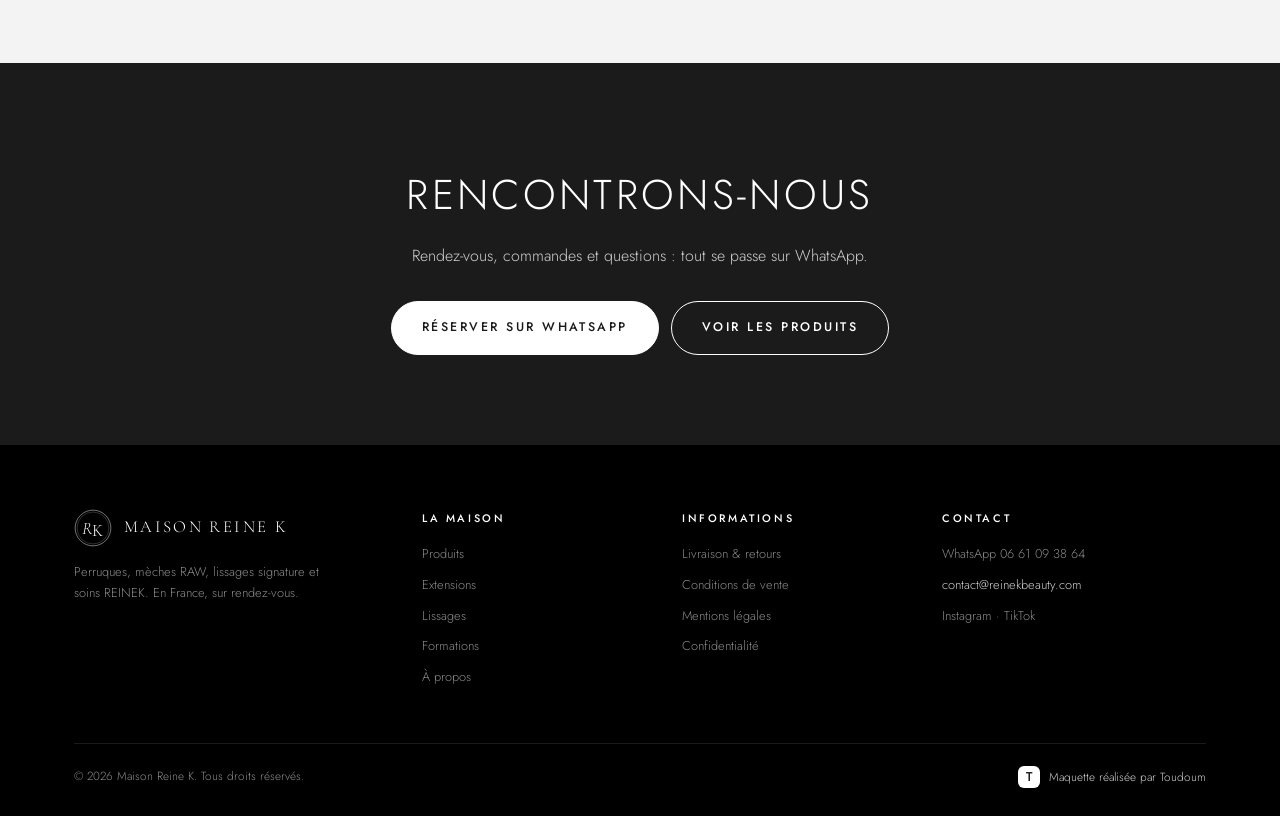
<file: a-propos.html>
<!DOCTYPE html>
<html lang="fr">
<head>
<meta charset="UTF-8">
<meta name="viewport" content="width=device-width, initial-scale=1.0">
<title>À propos — Reine K, fondatrice | Maison Reine K</title>
<meta name="description" content="Reine K, spécialiste du cheveu texturé : créatrice des lissages Reine K et de la gamme de soins REINEK, formatrice en lissage et pose d’extensions.">
<link rel="icon" href="data:image/svg+xml,%3Csvg xmlns='http://www.w3.org/2000/svg' viewBox='0 0 100 100'%3E%3Crect width='100' height='100' fill='%231c1b1b'/%3E%3Ctext x='50' y='68' font-size='48' font-family='Georgia' fill='%23fff' text-anchor='middle'%3ERK%3C/text%3E%3C/svg%3E">
<meta property="og:title" content="À propos — Reine K, fondatrice | Maison Reine K">
<meta property="og:description" content="Reine K, spécialiste du cheveu texturé : créatrice des lissages Reine K et de la gamme de soins REINEK, formatrice en lissage et pose d’extensions.">
<meta property="og:image" content="img/hero-cliente.jpg">
<meta property="og:type" content="website">
<link rel="preconnect" href="https://fonts.googleapis.com">
<link rel="preconnect" href="https://fonts.gstatic.com" crossorigin>
<link href="https://fonts.googleapis.com/css2?family=Cormorant+Garamond:ital,wght@0,400;0,500;0,600;1,400;1,500&family=Jost:wght@300;400;500&family=Pinyon+Script&display=swap" rel="stylesheet">
<link rel="stylesheet" href="css/style.css">
</head>
<body>

<svg width="0" height="0" style="position:absolute">
  <symbol id="rk" viewBox="0 0 100 100">
    <circle cx="50" cy="50" r="47" fill="none" stroke="currentColor" stroke-width="1.2"/>
    <circle cx="50" cy="50" r="42" fill="none" stroke="currentColor" stroke-width=".5"/>
    <text x="36" y="66" font-size="46" fill="currentColor" font-style="italic" text-anchor="middle" font-family="Cormorant Garamond, serif">R</text>
    <text x="61" y="70" font-size="46" fill="currentColor" text-anchor="middle" font-family="Cormorant Garamond, serif">K</text>
  </symbol>
</svg>

<header id="haut">
  <div class="wrap nav">
    <a href="index.html" class="logo" aria-label="Maison Reine K, accueil">
      <svg class="mono"><use href="#rk"/></svg>
      <span class="logo-txt">Maison Reine K<small>Beauty & Care</small></span>
    </a>
    <ul class="menu" id="menu">
      <li><a href="boutique.html">Produits</a></li>
      <li><a href="extensions.html">Extensions</a></li>
      <li><a href="lissages.html">Lissages</a></li>
      <li><a href="formations.html">Formations</a></li>
      <li><a href="a-propos.html" class="actif">À propos</a></li>
    </ul>
    <div class="nav-droite">
      <a href="index.html#rdv" class="btn btn-or">Réserver</a>
      <button class="btn-panier" id="ouvrir-panier" aria-label="Ouvrir le panier">
        <svg viewBox="0 0 24 24" fill="none" stroke="currentColor" stroke-width="1.5" stroke-linecap="round" stroke-linejoin="round"><path d="M6 8h12l-1 12H7L6 8z"/><path d="M9 8V6a3 3 0 0 1 6 0v2"/></svg>
        <span class="nb" id="nb-panier">0</span>
      </button>
      <button class="burger" id="burger" aria-label="Menu"><span></span><span></span><span></span></button>
    </div>
  </div>
</header>

<section class="page-tete avec-photo">
  <div class="pt-grille">
    <div class="pt-txt">
      <p class="fil"><a href="index.html">Accueil</a> · À propos</p>
      <h1>À <em>propos</em></h1>
      <p>L’histoire de la Maison et de celle qui l’a fondée.</p>
    </div>
    <div class="visuel"><img src="img/wigs-model.jpg" alt="" style="object-position:50% 18%"></div>
  </div>
</section>

<section id="reine">
  <div class="wrap maison">
    <div class="maison-img rev">
      <div class="visuel"><span class="tag">Portrait de Reine à fournir</span></div>
      <div class="badge"><b>Reine K</b>Fondatrice, coiffeuse experte et formatrice.</div>
    </div>
    <div class="rev">
      <span class="eyebrow">La fondatrice</span>
      <h2>Reine K, l’experte du <em>cheveu texturé</em></h2>
      <p>Derrière la Maison, il y a Reine. Spécialiste du cheveu afro, crépu et métissé, elle a fait du lissage soin sa signature et de la pose d’extensions un savoir-faire reconnu.</p>
      <p>Sa conviction : le cheveu texturé n’est pas un problème à corriger, c’est une identité à révéler. Elle a mis au point ses propres protocoles de lissage, puis créé la gamme de soins REINEK pour que le résultat du salon tienne à la maison.</p>
      <ul class="autorite">
        <li><b>21,5K</b><span>abonnées Instagram, compte certifié</span></li>
        <li><b>REINEK</b><span>sa propre gamme de soins, Paris · London</span></li>
        <li><b>Formatrice</b><span>lissage et pose d’extensions</span></li>
        <li><b class="a-completer">[X] ans</b><span>d’expérience, à confirmer</span></li>
      </ul>
      <p class="a-completer" style="display:inline-block">[Parcours à compléter : formations suivies, années d’exercice, salons, clientes ou médias à citer]</p>
      <p class="signature">Cette Maison est aussi la vôtre.</p>
    </div>
  </div>
</section>

<section class="fond-blanc">
  <div class="wrap">
    <div class="titre-bloc rev"><span class="eyebrow">Son expertise</span><h2>Le cheveu texturé, <em>et rien d’autre</em></h2><p style="max-width:600px;margin:14px auto 0">Reine travaille les cheveux afro, crépus, frisés et métissés. C’est sa spécialité, pas une option à la carte.</p></div>
    <div class="fiches">
      <article class="fiche rev"><span class="num">01</span><h3>Du 3A au 4C</h3><p>Chaque boucle a ses besoins. Le diagnostic vient avant tout : état de la fibre, historique, résultat voulu.</p></article>
      <article class="fiche rev"><span class="num">02</span><h3>Le lissage qui soigne</h3><p>Ses propres protocoles, dont le tanin-indien et le Trio Signature, pensés pour discipliner sans abîmer.</p></article>
      <article class="fiche rev"><span class="num">03</span><h3>Des longueurs qui se gardent</h3><p>Un cheveu qui ne pousse pas est souvent un cheveu qui casse. Moins de casse, plus de longueur.</p></article>
    </div>
    
  </div>
</section>

<section class="fond-noir">
  <div class="wrap volet inverse">
    <div class="volet-img rev"><div class="visuel"><img src="img/tape-in.jpg" alt="" loading="lazy" style="object-position:50% 45%"></div></div>
    <div class="rev">
      <span class="eyebrow">Sa méthode</span>
      <h2>La <em>Méthode USA</em></h2>
      <p>Pour les extensions, Reine applique les techniques de pose venues des États-Unis : des mèches posées à plat, qui suivent le mouvement du cheveu et ne se voient pas.</p>
      <ul class="points"><li>Tape-in, i-tips, k-tips et nano rings</li><li>Perruques V part, U part et wigs install</li><li>Uniquement des mèches RAW double drawn</li><li>Formée <mark class="a-completer">[où et quand, à préciser par Reine]</mark></li></ul>
      <div class="ctas"><a href="extensions.html" class="btn btn-or">Voir les extensions</a></div>
    </div>
  </div>
</section>

<section class="fond-sable">
  <div class="wrap">
    <div class="titre-bloc rev"><span class="eyebrow">Le salon</span><h2>Un lieu, <em>sur rendez-vous</em></h2><p style="max-width:600px;margin:14px auto 0">La Maison reçoit uniquement sur rendez-vous, pour prendre le temps du diagnostic et du résultat.</p></div>
    <div class="cles quatre rev">
      <div><b>Adresse</b><span><mark class="a-completer">[adresse du salon]</mark></span></div>
      <div><b>Horaires</b><span><mark class="a-completer">[jours et horaires]</mark></span></div>
      <div><b>Réservation</b><span>WhatsApp 06 61 09 38 64</span></div>
      <div><b>Au salon</b><span>Extensions, perruques, lissages, soins</span></div>
    </div>
  </div>
</section>

<section class="fond-gris">
  <div class="wrap volet">
    <div class="volet-img rev"><div class="visuel pack"><img src="img/curl-therapy-vert.jpg" alt="" loading="lazy"></div></div>
    <div class="rev">
      <span class="eyebrow">Sa marque</span>
      <h2>REINEK, <em>Paris · London</em></h2>
      <p>Reine a créé sa propre gamme pour que le résultat du salon tienne à la maison. Six soins, formulés pour les cheveux texturés.</p>
      <ul class="points"><li>Sérum Élixir : collagène, ricin et argan</li><li>Leave-in Kéra-Monoï : kératine et monoï, sans rinçage</li><li>Curl Therapy : shampoing et masque, macadamia ou figue de barbarie</li><li>Kit de lissage Chrono Liss et scrub</li></ul>
      <div class="ctas"><a href="boutique.html#gamme" class="btn btn-or">Découvrir la gamme</a></div>
    </div>
  </div>
</section>

<section class="fond-sable">
  <div class="wrap">
    <div class="titre-bloc rev"><span class="eyebrow">L’histoire</span><h2>De Reine K Beauty à <em>Maison Reine K</em></h2></div>
    <div class="frise">
      <div class="rev"><b><mark class="a-completer">[année]</mark> · Les débuts</b><h3>Reine K Beauty</h3><p>Reine se spécialise dans le cheveu texturé : lissages, tissages, extensions. Elle se forme à la Méthode USA et reçoit uniquement sur rendez-vous.</p></div>
      <div class="rev"><b>Le lissage Reine K</b><h3>Sa propre signature</h3><p>Elle met au point ses protocoles : le lissage karité, puis le lissage nouvelle génération, un trio de botox capillaire, de lissage indien et de tanin.</p></div>
      <div class="rev"><b>Juillet 2026</b><h3>Naissance de Maison Reine K</h3><p>Reine K Beauty devient Maison Reine K. Une nouvelle identité, une gamme capillaire REINEK, et des lissages entièrement reformulés à partir des retours des clientes.</p></div>
      <div class="rev"><b>Aujourd’hui</b><h3>Transmettre</h3><p>Reine forme d’autres coiffeuses au lissage et à la pose d’extensions, et livre ses soins et ses mèches RAW en Europe, aux États-Unis et au Canada.</p></div>
    </div>
  </div>
</section>

<section class="citation">
  <div class="wrap rev"><blockquote>« Chaque amélioration est le fruit de votre confiance. Cette Maison est aussi la vôtre. »</blockquote><cite>Reine K, juillet 2026</cite></div>
</section>

<section class="preuve">
  <div class="wrap">
    <div class="rev">
      <span class="eyebrow">Avis des Queens</span>
      <h2>Elles nous font <em>confiance</em></h2>
      <p style="max-width:540px;margin:0 auto">Des milliers de Queens suivent la Maison au quotidien. Retrouvez leurs retours et les résultats en story.</p>
      <div class="preuve-chiffres">
        <div><b>21,5K</b><span>Abonnées Instagram</span></div>
        <div><b>23,3K</b><span>Abonnées TikTok</span></div>
        <div><b>141K</b><span>J’aime TikTok</span></div>
        <div><b>10+</b><span>Prestations</span></div>
      </div>
      <a href="https://www.instagram.com/reinek_beauty/" class="btn btn-sombre" target="_blank" rel="noopener">Voir les avis en story</a>
    </div>
  </div>
</section>

<section class="appel">
  <div class="wrap rev">
    <h2>Rencontrons-nous</h2>
    <p>Rendez-vous, commandes et questions : tout se passe sur WhatsApp.</p>
    <div class="ctas"><a href="https://wa.me/33661093864?text=Bonjour%20Maison%20Reine%20K%2C%20je%20souhaite%20prendre%20rendez-vous." class="btn btn-or" target="_blank" rel="noopener">Réserver sur WhatsApp</a><a href="boutique.html" class="btn btn-ligne">Voir les produits</a></div>
  </div>
</section>

<footer>
  <div class="wrap">
    <div class="pied-grille">
      <div>
        <a href="index.html" class="logo"><svg class="mono" style="width:38px;height:38px"><use href="#rk"/></svg><span class="logo-txt" style="font-size:1.05rem">Maison Reine K</span></a>
        <p>Perruques, mèches RAW, lissages signature et soins REINEK. En France, sur rendez-vous.</p>
      </div>
      <div>
        <h4>La Maison</h4>
        <ul>
          <li><a href="boutique.html">Produits</a></li>
          <li><a href="extensions.html">Extensions</a></li>
          <li><a href="lissages.html">Lissages</a></li>
          <li><a href="formations.html">Formations</a></li>
          <li><a href="a-propos.html">À propos</a></li>
        </ul>
      </div>
      <div>
        <h4>Informations</h4>
        <ul>
          <li><a href="livraison-retours.html">Livraison & retours</a></li>
          <li><a href="cgv.html">Conditions de vente</a></li>
          <li><a href="mentions-legales.html">Mentions légales</a></li>
          <li><a href="confidentialite.html">Confidentialité</a></li>
        </ul>
      </div>
      <div>
        <h4>Contact</h4>
        <ul>
          <li><a href="https://wa.me/33661093864" target="_blank" rel="noopener">WhatsApp 06 61 09 38 64</a></li>
          <li><a href="mailto:contact@reinekbeauty.com">contact@reinekbeauty.com</a></li>
          <li><a href="https://www.instagram.com/reinek_beauty/" target="_blank" rel="noopener">Instagram</a> · <a href="https://www.tiktok.com/@reinekbeauty" target="_blank" rel="noopener">TikTok</a></li>
        </ul>
      </div>
    </div>
    <div class="pied-bas"><span>© 2026 Maison Reine K. Tous droits réservés.</span><span class="signe-toudoum"><i>T</i>Maquette réalisée par Toudoum</span></div>
  </div>
</footer>

<a href="https://wa.me/33661093864?text=Bonjour%20Maison%20Reine%20K%2C%20j%27aimerais%20un%20renseignement." class="wa-flottant" target="_blank" rel="noopener" aria-label="Discuter sur WhatsApp">
  <svg viewBox="0 0 32 32" fill="currentColor" aria-hidden="true"><path d="M16 3C8.8 3 3 8.8 3 16c0 2.3.6 4.5 1.7 6.4L3 29l6.8-1.8A13 13 0 1 0 16 3zm0 23.7c-2 0-3.9-.5-5.6-1.5l-.4-.2-4 1 1.1-3.9-.3-.4A10.7 10.7 0 1 1 16 26.7zm5.9-8c-.3-.2-1.9-.9-2.2-1-.3-.1-.5-.2-.7.2l-1 1.2c-.2.2-.4.2-.7.1-.3-.2-1.4-.5-2.6-1.6-1-.9-1.6-1.9-1.8-2.3-.2-.3 0-.5.1-.6l.5-.6.3-.5c.1-.2 0-.4 0-.6l-1-2.4c-.3-.6-.5-.5-.7-.5h-.6c-.2 0-.6.1-.9.4-.3.3-1.1 1.1-1.1 2.7s1.2 3.1 1.3 3.3c.2.2 2.3 3.5 5.5 4.9.8.3 1.4.5 1.8.7.8.2 1.5.2 2 .1.6-.1 1.9-.8 2.2-1.5.3-.8.3-1.4.2-1.5-.1-.2-.3-.3-.6-.4z"/></svg>
  <span>Discuter sur WhatsApp</span>
</a>

<div class="voile" id="voile"></div>
<aside class="tiroir" id="tiroir" aria-label="Panier" aria-hidden="true">
  <div class="tiroir-tete"><h3>Votre panier</h3><button class="tiroir-fermer" id="fermer-panier" aria-label="Fermer">×</button></div>
  <div class="tiroir-corps" id="lignes"></div>
  <div class="tiroir-pied" id="pied-panier">
    <div class="total-ligne"><span>Sous-total</span><b id="total-panier">0 €</b></div>
    <p class="info">Livraison calculée à l’étape suivante. Paiement sécurisé par Stripe.</p>
    <button type="button" class="btn btn-payer" id="payer">
      <svg viewBox="0 0 24 24" fill="none" stroke="currentColor" stroke-width="1.8" stroke-linecap="round" stroke-linejoin="round"><rect x="5" y="11" width="14" height="9" rx="2"/><path d="M8 11V8a4 4 0 0 1 8 0v3"/></svg>
      Payer par carte
    </button>
    <a href="#" class="btn btn-sombre" id="payer-wa" target="_blank" rel="noopener">Commander sur WhatsApp</a>
    <div class="moyens"><span>VISA</span><span>MASTERCARD</span><span>CB</span><span>APPLE PAY</span><span>GOOGLE PAY</span></div>
  </div>
</aside>

<div class="paiement" id="paiement" aria-hidden="true">
  <div class="pay-grille" id="pay-form">
    <div class="pay-gauche">
      <button class="pay-retour" id="pay-retour">← Retour au site</button>
      <div class="pay-marchand">Maison Reine K</div>
      <div class="pay-total" id="pay-total">0,00 €</div>
      <div id="pay-items"></div>
    </div>
    <div class="pay-droite">
      <label class="pay-champ">E-mail<div>vous@exemple.com</div></label>
      <label class="pay-champ">Informations de carte<div>1234 1234 1234 1234 &nbsp; MM / AA &nbsp; CVC</div></label>
      <label class="pay-champ">Nom du titulaire<div>Nom complet</div></label>
      <label class="pay-champ">Adresse de livraison<div>Adresse, code postal, ville</div></label>
      <button class="pay-ok" id="pay-ok">Payer</button>
      <p class="pay-note">Propulsé par Stripe · Conditions · Confidentialité</p>
    </div>
  </div>
  <div class="pay-merci" id="pay-merci">
    <div class="rond">✓</div>
    <h2 style="margin-bottom:10px">Merci pour votre <em>commande</em></h2>
    <p style="max-width:440px;margin:0 auto 26px">Un e-mail de confirmation vous est envoyé. Maison Reine K prépare votre colis. </p>
    <button class="btn btn-sombre" id="pay-fin" style="cursor:pointer">Retour au site</button>
  </div>
</div>

<div class="barre-mobile">
  <a href="#" id="ouvrir-panier-mobile">Panier (<span id="nb-panier-m">0</span>)</a>
  <a href="https://wa.me/33661093864?text=Bonjour%20Maison%20Reine%20K%2C%20je%20souhaite%20prendre%20rendez-vous." target="_blank" rel="noopener">Réserver</a>
</div>

<script src="js/site.js"></script>
</body>
</html>
</file>
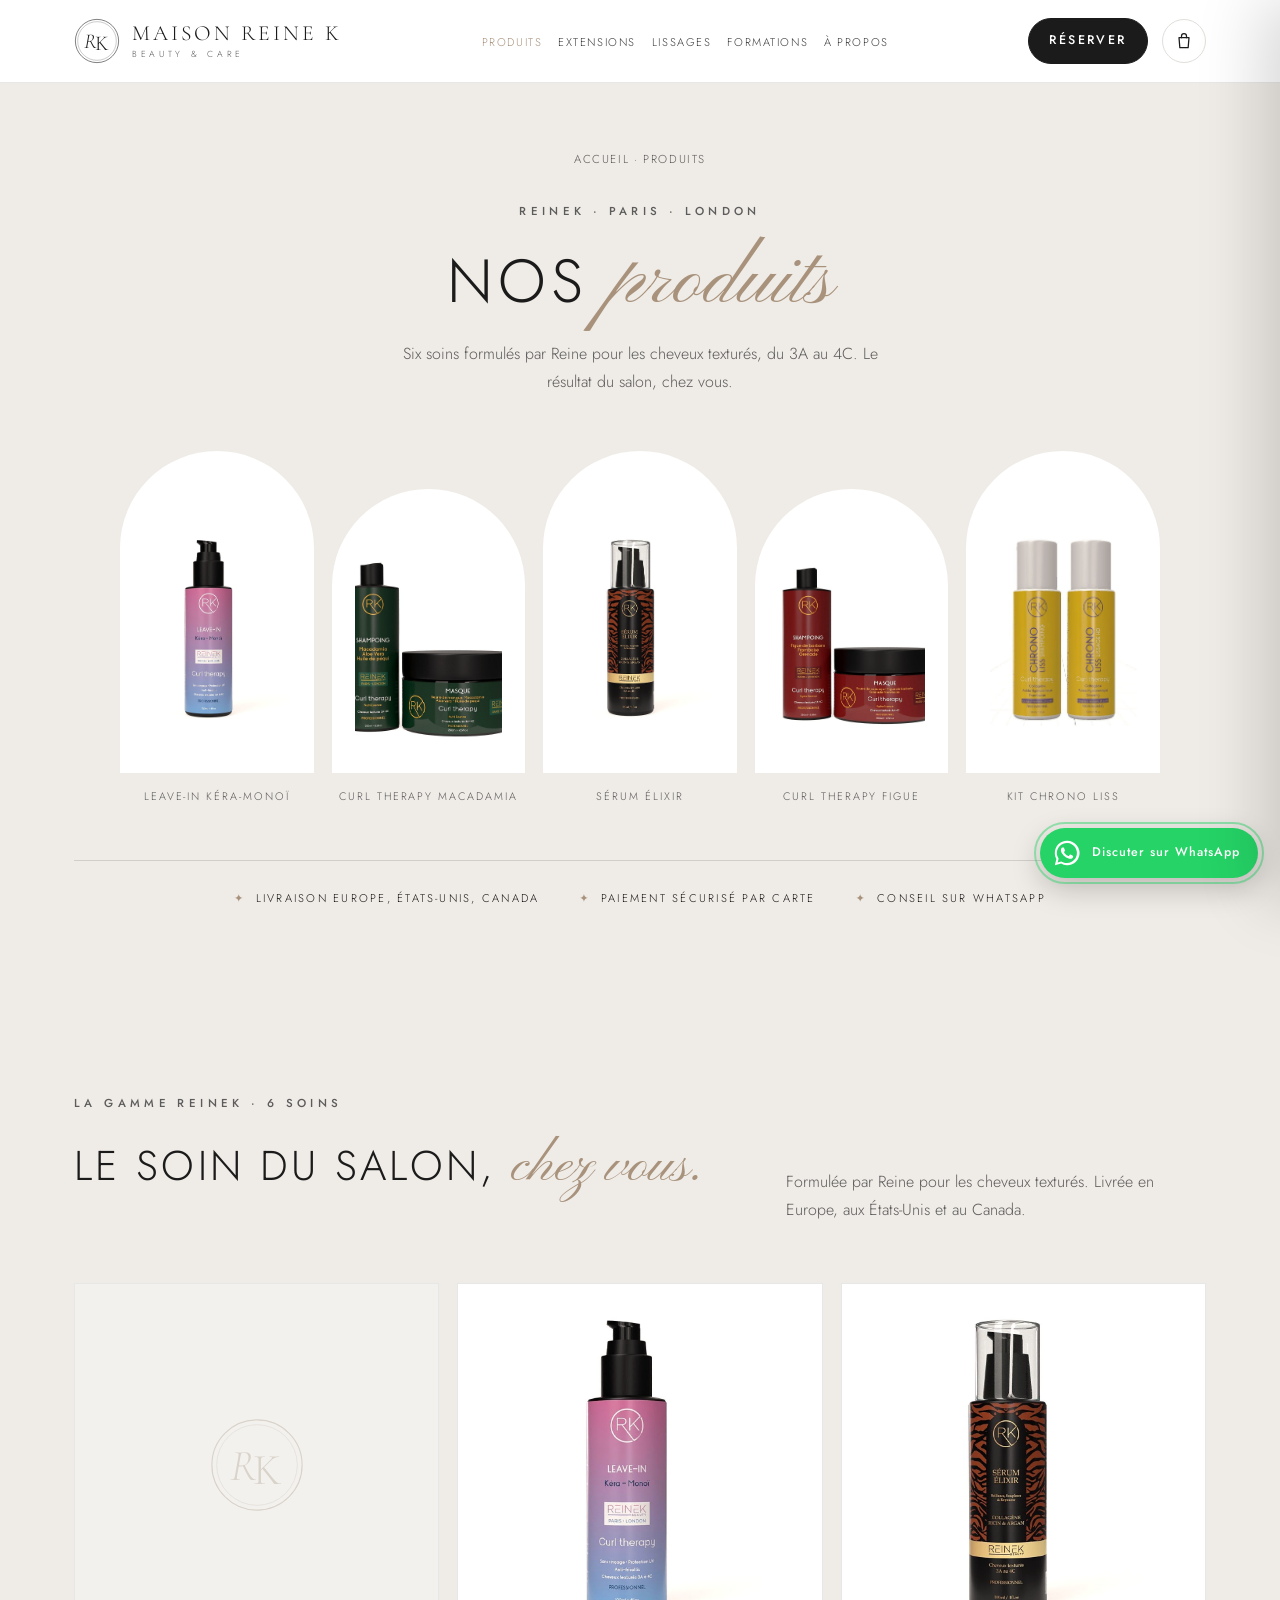
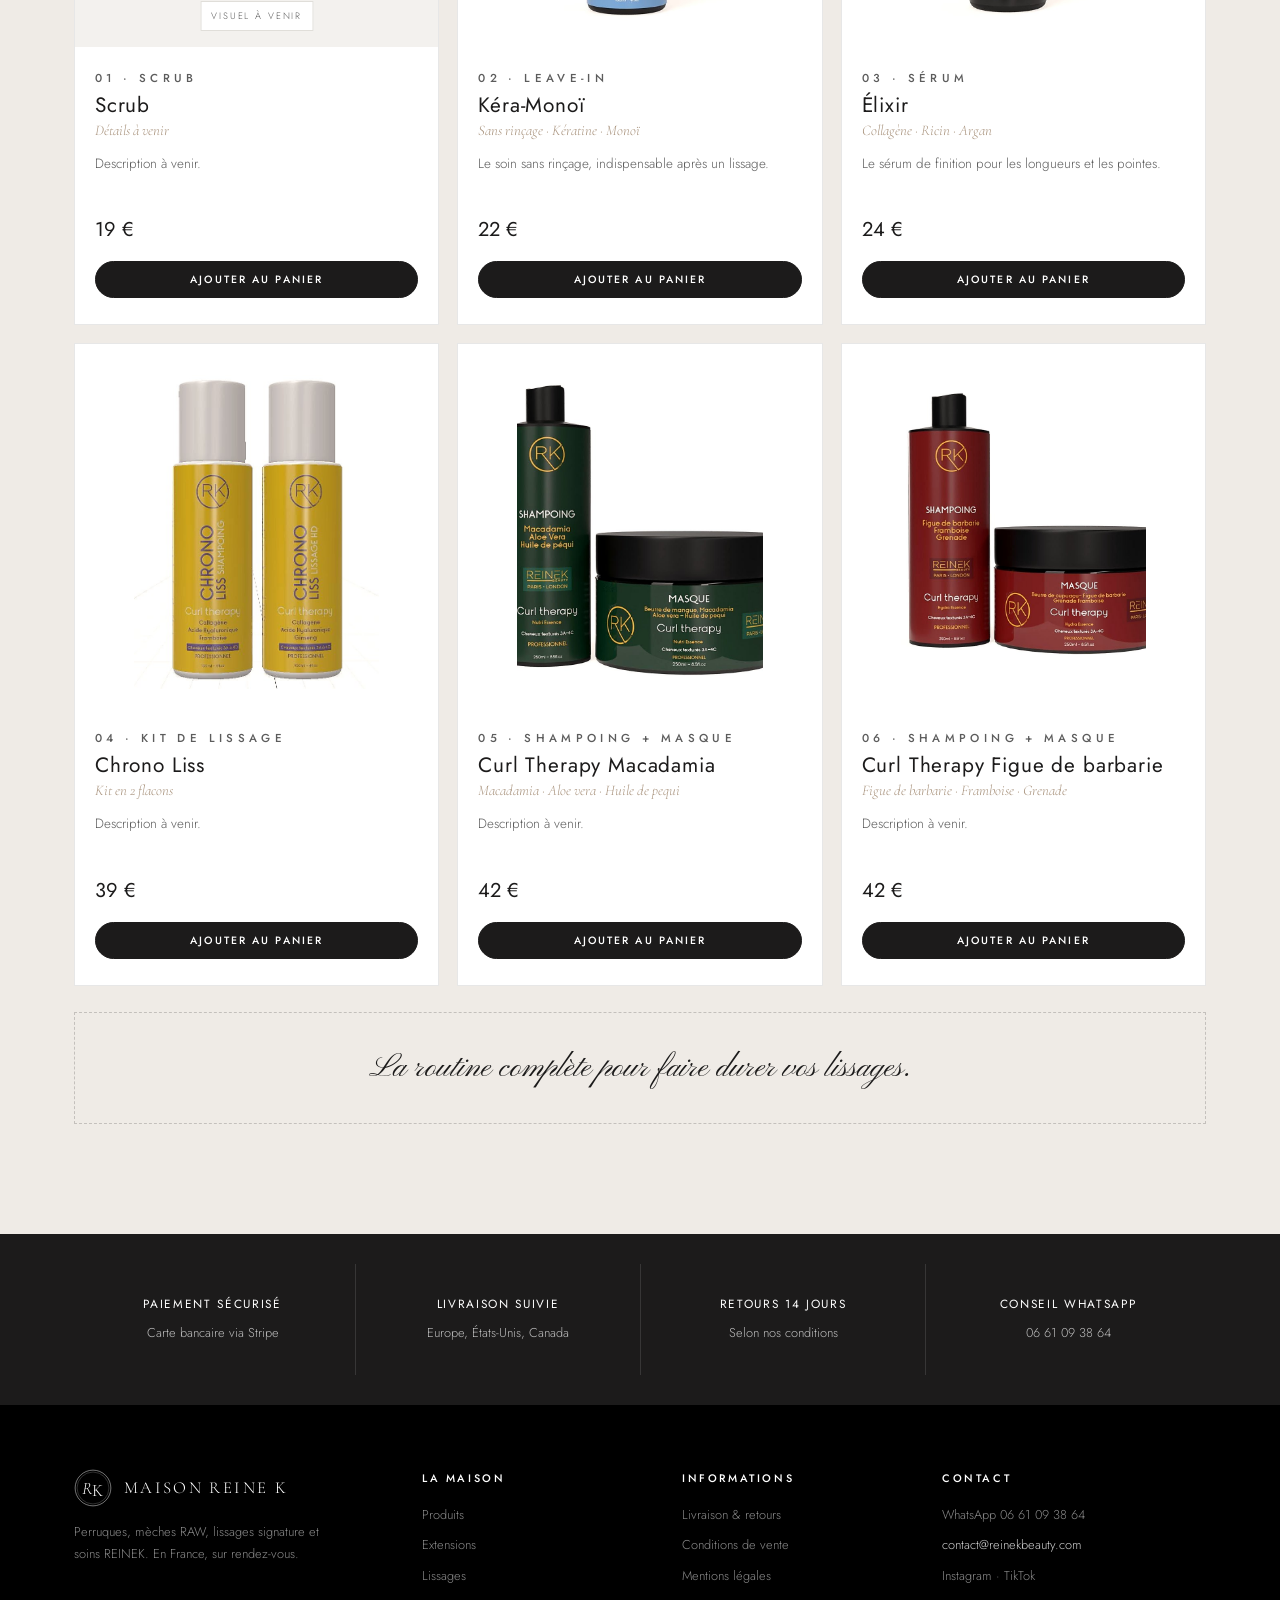
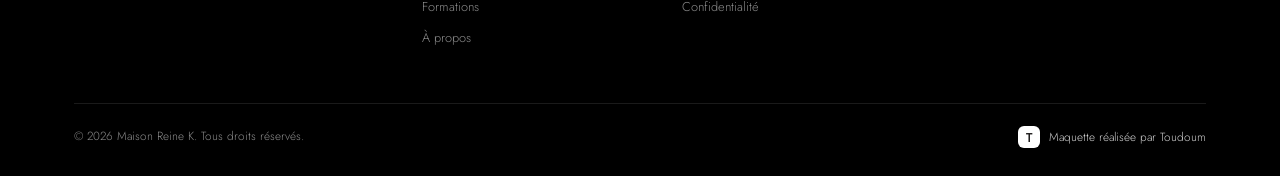
<file: boutique.html>
<!DOCTYPE html>
<html lang="fr">
<head>
<meta charset="UTF-8">
<meta name="viewport" content="width=device-width, initial-scale=1.0">
<title>Nos produits — les 6 soins REINEK | Maison Reine K</title>
<meta name="description" content="Les 6 soins capillaires REINEK pour cheveux texturés : scrub, leave-in, sérum, kit de lissage, Curl Therapy. Livraison en Europe, aux USA et au Canada. Paiement sécurisé par carte.">
<link rel="icon" href="data:image/svg+xml,%3Csvg xmlns='http://www.w3.org/2000/svg' viewBox='0 0 100 100'%3E%3Crect width='100' height='100' fill='%231c1b1b'/%3E%3Ctext x='50' y='68' font-size='48' font-family='Georgia' fill='%23fff' text-anchor='middle'%3ERK%3C/text%3E%3C/svg%3E">
<meta property="og:title" content="Nos produits — les 6 soins REINEK | Maison Reine K">
<meta property="og:description" content="Les 6 soins capillaires REINEK pour cheveux texturés : scrub, leave-in, sérum, kit de lissage, Curl Therapy. Livraison en Europe, aux USA et au Canada. Paiement sécurisé par carte.">
<meta property="og:image" content="img/hero-cliente.jpg">
<meta property="og:type" content="website">
<link rel="preconnect" href="https://fonts.googleapis.com">
<link rel="preconnect" href="https://fonts.gstatic.com" crossorigin>
<link href="https://fonts.googleapis.com/css2?family=Cormorant+Garamond:ital,wght@0,400;0,500;0,600;1,400;1,500&family=Jost:wght@300;400;500&family=Pinyon+Script&display=swap" rel="stylesheet">
<link rel="stylesheet" href="css/style.css">
</head>
<body>

<svg width="0" height="0" style="position:absolute">
  <symbol id="rk" viewBox="0 0 100 100">
    <circle cx="50" cy="50" r="47" fill="none" stroke="currentColor" stroke-width="1.2"/>
    <circle cx="50" cy="50" r="42" fill="none" stroke="currentColor" stroke-width=".5"/>
    <text x="36" y="66" font-size="46" fill="currentColor" font-style="italic" text-anchor="middle" font-family="Cormorant Garamond, serif">R</text>
    <text x="61" y="70" font-size="46" fill="currentColor" text-anchor="middle" font-family="Cormorant Garamond, serif">K</text>
  </symbol>
</svg>

<header id="haut">
  <div class="wrap nav">
    <a href="index.html" class="logo" aria-label="Maison Reine K, accueil">
      <svg class="mono"><use href="#rk"/></svg>
      <span class="logo-txt">Maison Reine K<small>Beauty & Care</small></span>
    </a>
    <ul class="menu" id="menu">
      <li><a href="boutique.html" class="actif">Produits</a></li>
      <li><a href="extensions.html">Extensions</a></li>
      <li><a href="lissages.html">Lissages</a></li>
      <li><a href="formations.html">Formations</a></li>
      <li><a href="a-propos.html">À propos</a></li>
    </ul>
    <div class="nav-droite">
      <a href="index.html#rdv" class="btn btn-or">Réserver</a>
      <button class="btn-panier" id="ouvrir-panier" aria-label="Ouvrir le panier">
        <svg viewBox="0 0 24 24" fill="none" stroke="currentColor" stroke-width="1.5" stroke-linecap="round" stroke-linejoin="round"><path d="M6 8h12l-1 12H7L6 8z"/><path d="M9 8V6a3 3 0 0 1 6 0v2"/></svg>
        <span class="nb" id="nb-panier">0</span>
      </button>
      <button class="burger" id="burger" aria-label="Menu"><span></span><span></span><span></span></button>
    </div>
  </div>
</header>

<section class="vitrine">
  <div class="wrap">
    <p class="fil"><a href="index.html">Accueil</a> · Produits</p>
    <span class="eyebrow">REINEK · Paris · London</span>
    <h1>Nos <em>produits</em></h1>
    <p class="vitrine-txt">Six soins formulés par Reine pour les cheveux texturés, du 3A au 4C. Le résultat du salon, chez vous.</p>
    <div class="vitrine-rang">
      <a href="#gamme" class="arche rev"><span><img src="img/leave-in.jpg" alt="Leave-in Kéra-Monoï"></span><small>Leave-in Kéra-Monoï</small></a>
      <a href="#gamme" class="arche rev"><span><img src="img/curl-therapy-vert.jpg" alt="Curl Therapy Macadamia"></span><small>Curl Therapy Macadamia</small></a>
      <a href="#gamme" class="arche rev"><span><img src="img/serum-elixir.jpg" alt="Sérum Élixir"></span><small>Sérum Élixir</small></a>
      <a href="#gamme" class="arche rev"><span><img src="img/curl-therapy-rouge.jpg" alt="Curl Therapy Figue"></span><small>Curl Therapy Figue</small></a>
      <a href="#gamme" class="arche rev"><span><img src="img/chrono-liss.jpg" alt="Kit Chrono Liss"></span><small>Kit Chrono Liss</small></a>
    </div>
    <ul class="vitrine-atouts">
      <li>Livraison Europe, États-Unis, Canada</li>
      <li>Paiement sécurisé par carte</li>
      <li>Conseil sur WhatsApp</li>
    </ul>
  </div>
</section>

<section class="sombre" id="gamme">
  <div class="wrap">
    <div class="entete rev">
      <div><span class="eyebrow">La Gamme REINEK · 6 soins</span><h2>Le soin du salon, <em>chez vous.</em></h2></div>
      <p>Formulée par Reine pour les cheveux texturés. Livrée en Europe, aux États-Unis et au Canada.</p>
    </div>
    <div class="gamme gamme-4 gamme-6">
      <article class="produit rev">
        <div class="visuel vide"><svg class="mono"><use href="#rk"/></svg><span class="tag">Visuel à venir</span></div>
        <div class="corps"><span class="eyebrow">01 · Scrub</span><h3>Scrub</h3><span class="ing">Détails à venir</span><p>Description à venir.</p><span class="prix-produit">19 €</span><button type="button" class="btn btn-ajout" data-ajout data-id="scrub" data-nom="Scrub" data-var="Détails à venir" data-prix="19" data-img="" data-contenu="1">Ajouter au panier</button></div>
      </article>
      <article class="produit rev">
        <div class="visuel"><img src="img/leave-in.jpg" alt="Leave-in Kéra-Monoï Reine K" loading="lazy" style="object-position:50% 50%"></div>
        <div class="corps"><span class="eyebrow">02 · Leave-in</span><h3>Kéra-Monoï</h3><span class="ing">Sans rinçage · Kératine · Monoï</span><p>Le soin sans rinçage, indispensable après un lissage.</p><span class="prix-produit">22 €</span><button type="button" class="btn btn-ajout" data-ajout data-id="leave-in" data-nom="Leave-in Kéra-Monoï" data-var="Sans rinçage · Kératine · Monoï" data-prix="22" data-img="img/leave-in.jpg" data-contenu="1">Ajouter au panier</button></div>
      </article>
      <article class="produit rev">
        <div class="visuel"><img src="img/serum-elixir.jpg" alt="Sérum Élixir Reine K" loading="lazy" style="object-position:50% 50%"></div>
        <div class="corps"><span class="eyebrow">03 · Sérum</span><h3>Élixir</h3><span class="ing">Collagène · Ricin · Argan</span><p>Le sérum de finition pour les longueurs et les pointes.</p><span class="prix-produit">24 €</span><button type="button" class="btn btn-ajout" data-ajout data-id="serum-elixir" data-nom="Sérum Élixir" data-var="Collagène · Ricin · Argan" data-prix="24" data-img="img/serum-elixir.jpg" data-contenu="1">Ajouter au panier</button></div>
      </article>
      <article class="produit rev">
        <div class="visuel"><img src="img/chrono-liss.jpg" alt="Kit de lissage Chrono Liss Reine K" loading="lazy" style="object-position:50% 50%"></div>
        <div class="corps"><span class="eyebrow">04 · Kit de lissage</span><h3>Chrono Liss</h3><span class="ing">Kit en 2 flacons</span><p>Description à venir.</p><span class="prix-produit">39 €</span><button type="button" class="btn btn-ajout" data-ajout data-id="kit-lissage" data-nom="Kit de lissage Chrono Liss" data-var="Kit en 2 flacons" data-prix="39" data-img="img/chrono-liss.jpg" data-contenu="1">Ajouter au panier</button></div>
      </article>
      <article class="produit rev">
        <div class="visuel"><img src="img/curl-therapy-vert.jpg" alt="Curl Therapy Macadamia Reine K" loading="lazy" style="object-position:50% 50%"></div>
        <div class="corps"><span class="eyebrow">05 · Shampoing + masque</span><h3>Curl Therapy Macadamia</h3><span class="ing">Macadamia · Aloe vera · Huile de pequi</span><p>Description à venir.</p><span class="prix-produit">42 €</span><button type="button" class="btn btn-ajout" data-ajout data-id="curl-therapy-macadamia" data-nom="Curl Therapy Macadamia" data-var="Macadamia · Aloe vera · Huile de pequi" data-prix="42" data-img="img/curl-therapy-vert.jpg" data-contenu="1">Ajouter au panier</button></div>
      </article>
      <article class="produit rev">
        <div class="visuel"><img src="img/curl-therapy-rouge.jpg" alt="Curl Therapy Figue de barbarie Reine K" loading="lazy" style="object-position:50% 50%"></div>
        <div class="corps"><span class="eyebrow">06 · Shampoing + masque</span><h3>Curl Therapy Figue de barbarie</h3><span class="ing">Figue de barbarie · Framboise · Grenade</span><p>Description à venir.</p><span class="prix-produit">42 €</span><button type="button" class="btn btn-ajout" data-ajout data-id="curl-therapy-figue" data-nom="Curl Therapy Figue de barbarie" data-var="Figue de barbarie · Framboise · Grenade" data-prix="42" data-img="img/curl-therapy-rouge.jpg" data-contenu="1">Ajouter au panier</button></div>
      </article>
    </div>
    <div class="duo rev">La routine complète pour faire durer vos lissages.</div>
  </div>
</section>

<section class="rassure">
  <div class="wrap">
    <div><b>Paiement sécurisé</b><span>Carte bancaire via Stripe</span></div>
    <div><b>Livraison suivie</b><span>Europe, États-Unis, Canada</span></div>
    <div><b>Retours 14 jours</b><span>Selon nos conditions</span></div>
    <div><b>Conseil WhatsApp</b><span>06 61 09 38 64</span></div>
  </div>
</section>

<footer>
  <div class="wrap">
    <div class="pied-grille">
      <div>
        <a href="index.html" class="logo"><svg class="mono" style="width:38px;height:38px"><use href="#rk"/></svg><span class="logo-txt" style="font-size:1.05rem">Maison Reine K</span></a>
        <p>Perruques, mèches RAW, lissages signature et soins REINEK. En France, sur rendez-vous.</p>
      </div>
      <div>
        <h4>La Maison</h4>
        <ul>
          <li><a href="boutique.html">Produits</a></li>
          <li><a href="extensions.html">Extensions</a></li>
          <li><a href="lissages.html">Lissages</a></li>
          <li><a href="formations.html">Formations</a></li>
          <li><a href="a-propos.html">À propos</a></li>
        </ul>
      </div>
      <div>
        <h4>Informations</h4>
        <ul>
          <li><a href="livraison-retours.html">Livraison & retours</a></li>
          <li><a href="cgv.html">Conditions de vente</a></li>
          <li><a href="mentions-legales.html">Mentions légales</a></li>
          <li><a href="confidentialite.html">Confidentialité</a></li>
        </ul>
      </div>
      <div>
        <h4>Contact</h4>
        <ul>
          <li><a href="https://wa.me/33661093864" target="_blank" rel="noopener">WhatsApp 06 61 09 38 64</a></li>
          <li><a href="mailto:contact@reinekbeauty.com">contact@reinekbeauty.com</a></li>
          <li><a href="https://www.instagram.com/reinek_beauty/" target="_blank" rel="noopener">Instagram</a> · <a href="https://www.tiktok.com/@reinekbeauty" target="_blank" rel="noopener">TikTok</a></li>
        </ul>
      </div>
    </div>
    <div class="pied-bas"><span>© 2026 Maison Reine K. Tous droits réservés.</span><span class="signe-toudoum"><i>T</i>Maquette réalisée par Toudoum</span></div>
  </div>
</footer>

<a href="https://wa.me/33661093864?text=Bonjour%20Maison%20Reine%20K%2C%20j%27aimerais%20un%20renseignement." class="wa-flottant" target="_blank" rel="noopener" aria-label="Discuter sur WhatsApp">
  <svg viewBox="0 0 32 32" fill="currentColor" aria-hidden="true"><path d="M16 3C8.8 3 3 8.8 3 16c0 2.3.6 4.5 1.7 6.4L3 29l6.8-1.8A13 13 0 1 0 16 3zm0 23.7c-2 0-3.9-.5-5.6-1.5l-.4-.2-4 1 1.1-3.9-.3-.4A10.7 10.7 0 1 1 16 26.7zm5.9-8c-.3-.2-1.9-.9-2.2-1-.3-.1-.5-.2-.7.2l-1 1.2c-.2.2-.4.2-.7.1-.3-.2-1.4-.5-2.6-1.6-1-.9-1.6-1.9-1.8-2.3-.2-.3 0-.5.1-.6l.5-.6.3-.5c.1-.2 0-.4 0-.6l-1-2.4c-.3-.6-.5-.5-.7-.5h-.6c-.2 0-.6.1-.9.4-.3.3-1.1 1.1-1.1 2.7s1.2 3.1 1.3 3.3c.2.2 2.3 3.5 5.5 4.9.8.3 1.4.5 1.8.7.8.2 1.5.2 2 .1.6-.1 1.9-.8 2.2-1.5.3-.8.3-1.4.2-1.5-.1-.2-.3-.3-.6-.4z"/></svg>
  <span>Discuter sur WhatsApp</span>
</a>

<div class="voile" id="voile"></div>
<aside class="tiroir" id="tiroir" aria-label="Panier" aria-hidden="true">
  <div class="tiroir-tete"><h3>Votre panier</h3><button class="tiroir-fermer" id="fermer-panier" aria-label="Fermer">×</button></div>
  <div class="tiroir-corps" id="lignes"></div>
  <div class="tiroir-pied" id="pied-panier">
    <div class="total-ligne"><span>Sous-total</span><b id="total-panier">0 €</b></div>
    <p class="info">Livraison calculée à l’étape suivante. Paiement sécurisé par Stripe.</p>
    <button type="button" class="btn btn-payer" id="payer">
      <svg viewBox="0 0 24 24" fill="none" stroke="currentColor" stroke-width="1.8" stroke-linecap="round" stroke-linejoin="round"><rect x="5" y="11" width="14" height="9" rx="2"/><path d="M8 11V8a4 4 0 0 1 8 0v3"/></svg>
      Payer par carte
    </button>
    <a href="#" class="btn btn-sombre" id="payer-wa" target="_blank" rel="noopener">Commander sur WhatsApp</a>
    <div class="moyens"><span>VISA</span><span>MASTERCARD</span><span>CB</span><span>APPLE PAY</span><span>GOOGLE PAY</span></div>
  </div>
</aside>

<div class="paiement" id="paiement" aria-hidden="true">
  <div class="pay-grille" id="pay-form">
    <div class="pay-gauche">
      <button class="pay-retour" id="pay-retour">← Retour au site</button>
      <div class="pay-marchand">Maison Reine K</div>
      <div class="pay-total" id="pay-total">0,00 €</div>
      <div id="pay-items"></div>
    </div>
    <div class="pay-droite">
      <label class="pay-champ">E-mail<div>vous@exemple.com</div></label>
      <label class="pay-champ">Informations de carte<div>1234 1234 1234 1234 &nbsp; MM / AA &nbsp; CVC</div></label>
      <label class="pay-champ">Nom du titulaire<div>Nom complet</div></label>
      <label class="pay-champ">Adresse de livraison<div>Adresse, code postal, ville</div></label>
      <button class="pay-ok" id="pay-ok">Payer</button>
      <p class="pay-note">Propulsé par Stripe · Conditions · Confidentialité</p>
    </div>
  </div>
  <div class="pay-merci" id="pay-merci">
    <div class="rond">✓</div>
    <h2 style="margin-bottom:10px">Merci pour votre <em>commande</em></h2>
    <p style="max-width:440px;margin:0 auto 26px">Un e-mail de confirmation vous est envoyé. Maison Reine K prépare votre colis. </p>
    <button class="btn btn-sombre" id="pay-fin" style="cursor:pointer">Retour au site</button>
  </div>
</div>

<div class="barre-mobile">
  <a href="#" id="ouvrir-panier-mobile">Panier (<span id="nb-panier-m">0</span>)</a>
  <a href="https://wa.me/33661093864?text=Bonjour%20Maison%20Reine%20K%2C%20je%20souhaite%20prendre%20rendez-vous." target="_blank" rel="noopener">Réserver</a>
</div>

<script src="js/site.js"></script>
</body>
</html>
</file>
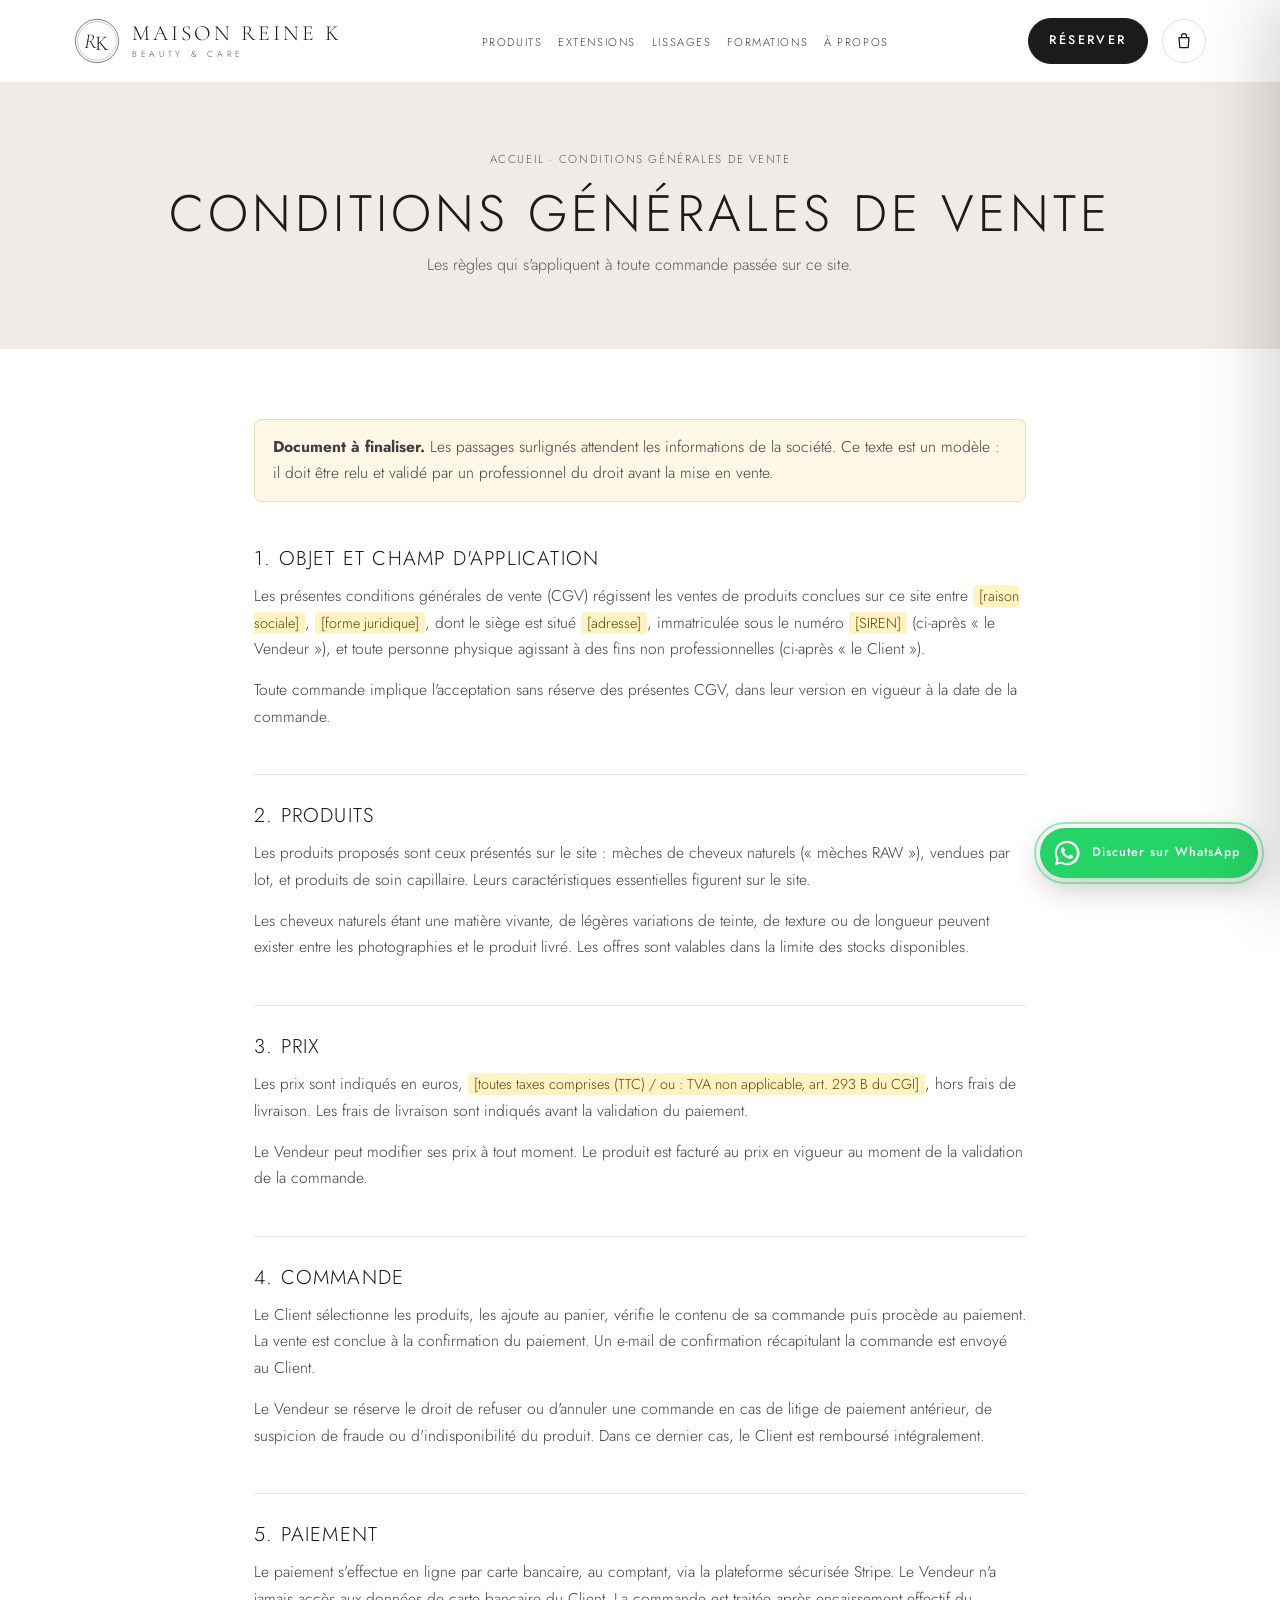
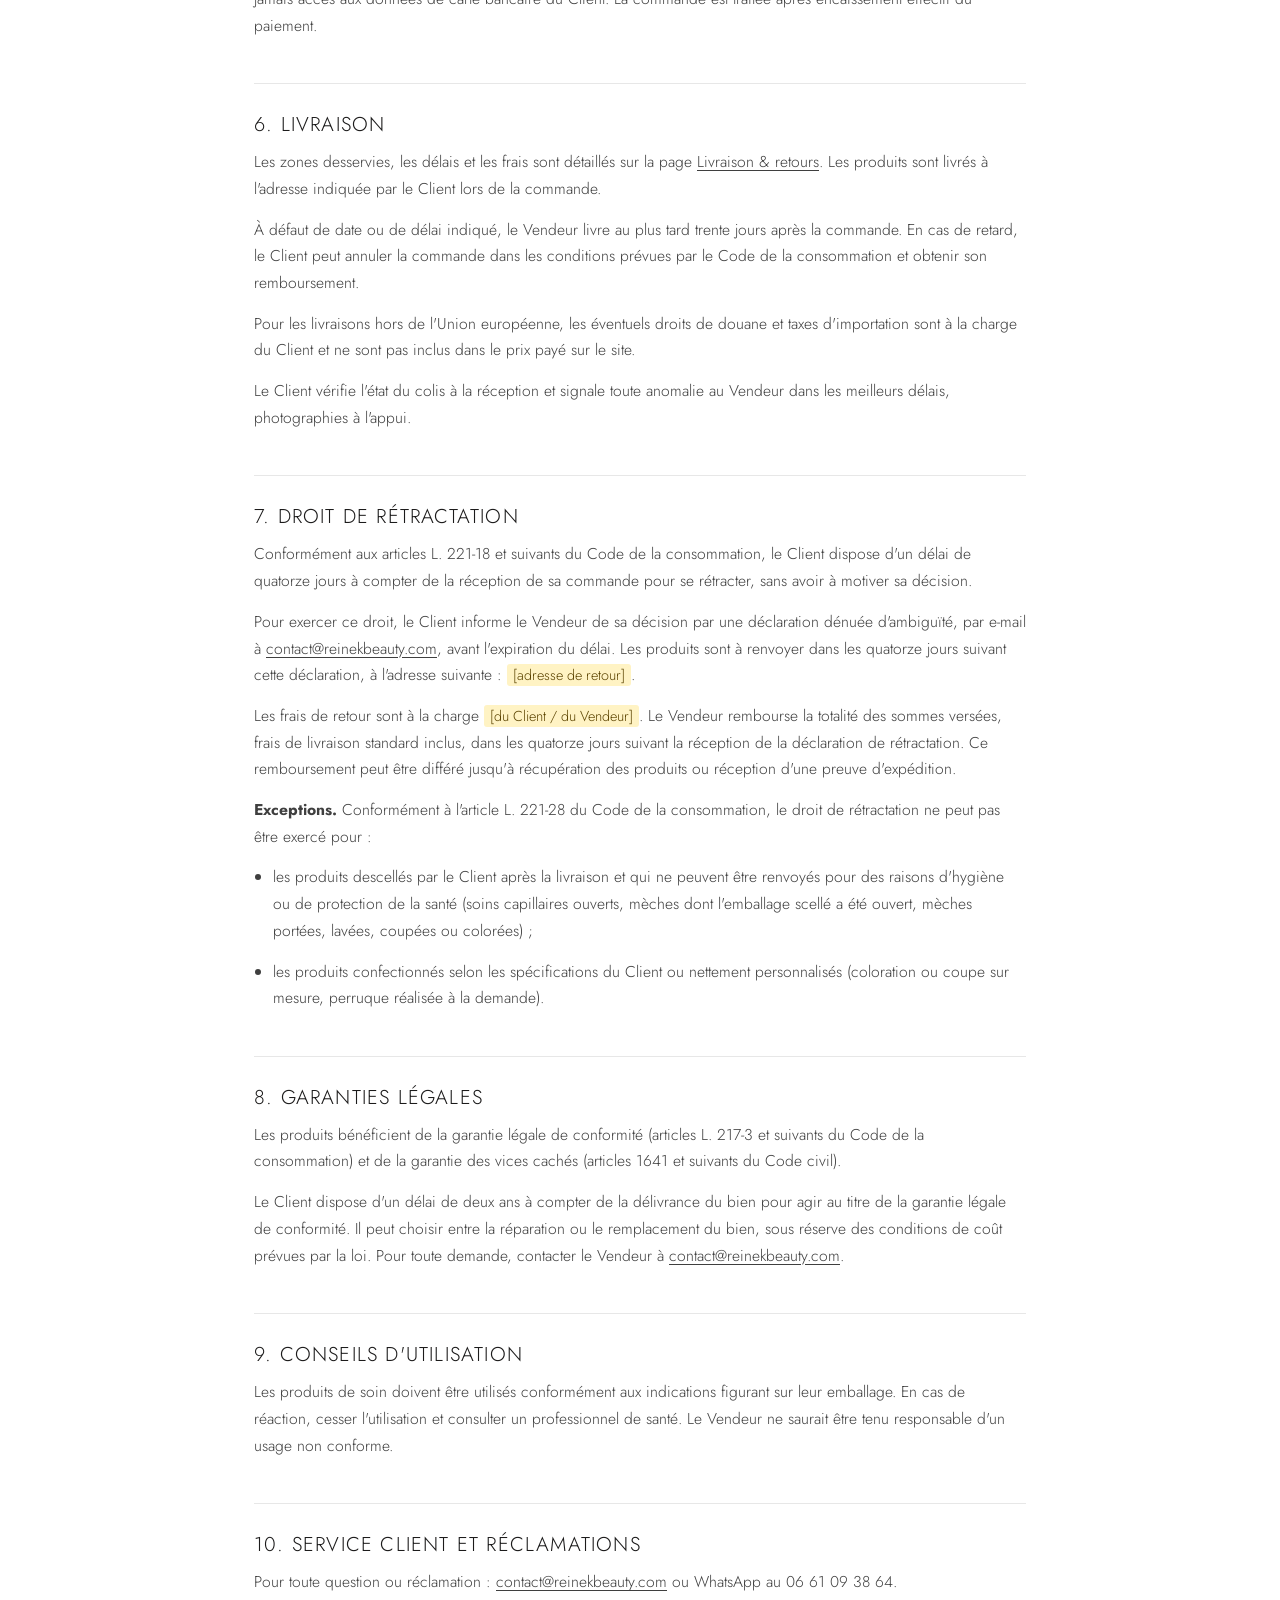
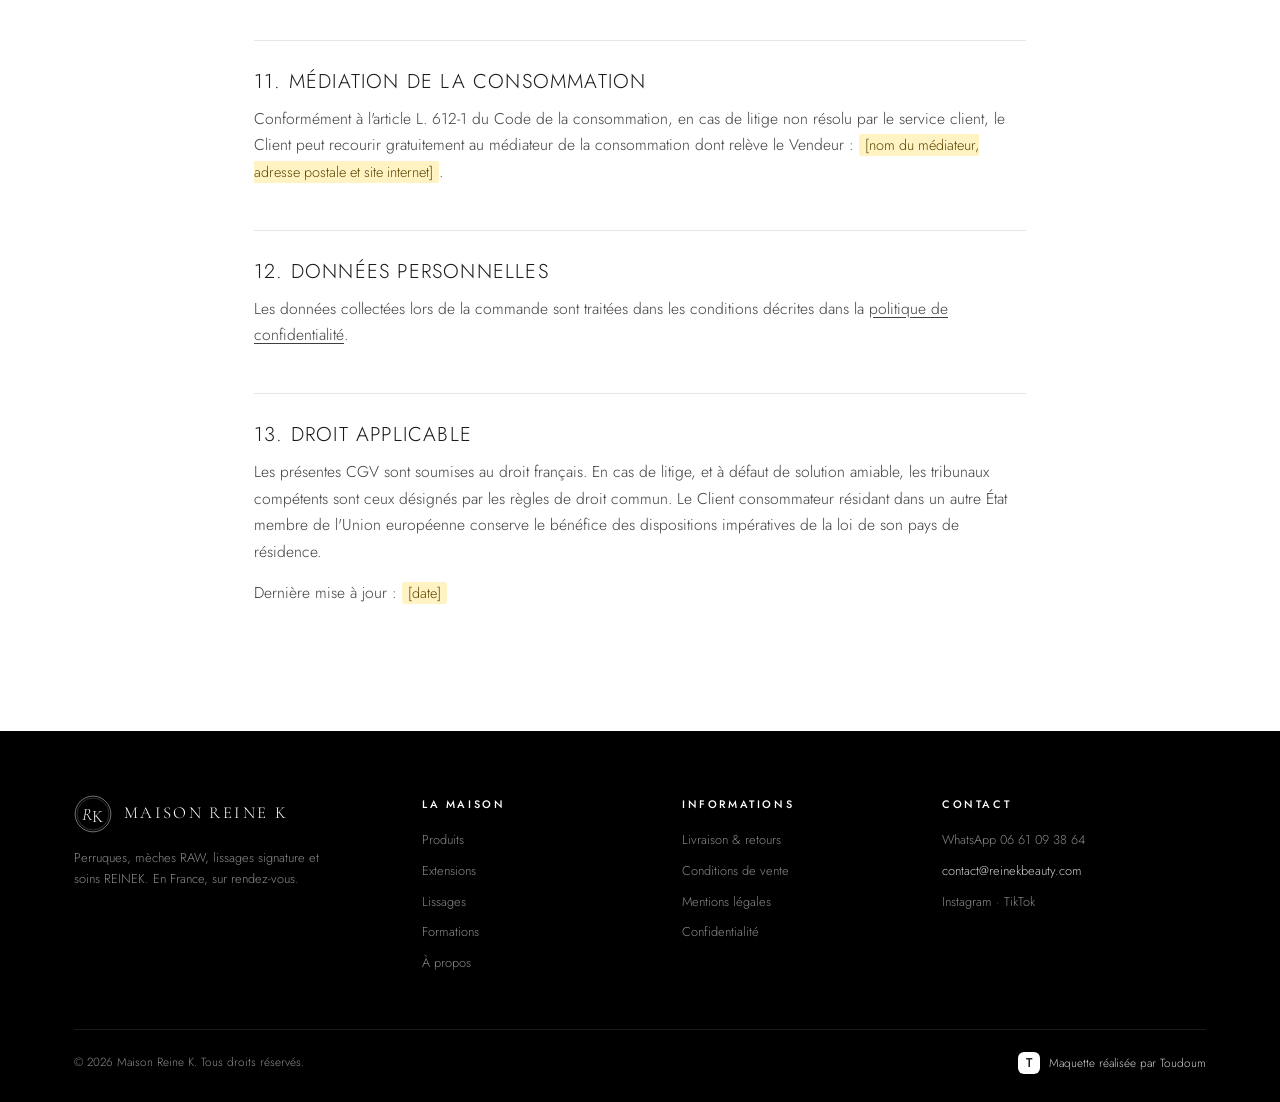
<file: cgv.html>
<!DOCTYPE html>
<html lang="fr">
<head>
<meta charset="UTF-8">
<meta name="viewport" content="width=device-width, initial-scale=1.0">
<title>Conditions générales de vente | Maison Reine K</title>
<meta name="description" content="Les règles qui s'appliquent à toute commande passée sur ce site.">
<link rel="icon" href="data:image/svg+xml,%3Csvg xmlns='http://www.w3.org/2000/svg' viewBox='0 0 100 100'%3E%3Crect width='100' height='100' fill='%231c1b1b'/%3E%3Ctext x='50' y='68' font-size='48' font-family='Georgia' fill='%23fff' text-anchor='middle'%3ERK%3C/text%3E%3C/svg%3E">
<meta property="og:title" content="Conditions générales de vente | Maison Reine K">
<meta property="og:description" content="Les règles qui s'appliquent à toute commande passée sur ce site.">
<meta property="og:image" content="img/hero-cliente.jpg">
<meta property="og:type" content="website">
<link rel="preconnect" href="https://fonts.googleapis.com">
<link rel="preconnect" href="https://fonts.gstatic.com" crossorigin>
<link href="https://fonts.googleapis.com/css2?family=Cormorant+Garamond:ital,wght@0,400;0,500;0,600;1,400;1,500&family=Jost:wght@300;400;500&family=Pinyon+Script&display=swap" rel="stylesheet">
<link rel="stylesheet" href="css/style.css">
</head>
<body>

<svg width="0" height="0" style="position:absolute">
  <symbol id="rk" viewBox="0 0 100 100">
    <circle cx="50" cy="50" r="47" fill="none" stroke="currentColor" stroke-width="1.2"/>
    <circle cx="50" cy="50" r="42" fill="none" stroke="currentColor" stroke-width=".5"/>
    <text x="36" y="66" font-size="46" fill="currentColor" font-style="italic" text-anchor="middle" font-family="Cormorant Garamond, serif">R</text>
    <text x="61" y="70" font-size="46" fill="currentColor" text-anchor="middle" font-family="Cormorant Garamond, serif">K</text>
  </symbol>
</svg>

<header id="haut">
  <div class="wrap nav">
    <a href="index.html" class="logo" aria-label="Maison Reine K, accueil">
      <svg class="mono"><use href="#rk"/></svg>
      <span class="logo-txt">Maison Reine K<small>Beauty & Care</small></span>
    </a>
    <ul class="menu" id="menu">
      <li><a href="boutique.html">Produits</a></li>
      <li><a href="extensions.html">Extensions</a></li>
      <li><a href="lissages.html">Lissages</a></li>
      <li><a href="formations.html">Formations</a></li>
      <li><a href="a-propos.html">À propos</a></li>
    </ul>
    <div class="nav-droite">
      <a href="index.html#rdv" class="btn btn-or">Réserver</a>
      <button class="btn-panier" id="ouvrir-panier" aria-label="Ouvrir le panier">
        <svg viewBox="0 0 24 24" fill="none" stroke="currentColor" stroke-width="1.5" stroke-linecap="round" stroke-linejoin="round"><path d="M6 8h12l-1 12H7L6 8z"/><path d="M9 8V6a3 3 0 0 1 6 0v2"/></svg>
        <span class="nb" id="nb-panier">0</span>
      </button>
      <button class="burger" id="burger" aria-label="Menu"><span></span><span></span><span></span></button>
    </div>
  </div>
</header>

<section class="page-tete">
  <div class="wrap">
    <p class="fil"><a href="index.html">Accueil</a> · Conditions générales de vente</p>
    <h1>Conditions générales de vente</h1>
    <p>Les règles qui s'appliquent à toute commande passée sur ce site.</p>
  </div>
</section>

<section class="legal">
  <div class="wrap">
    <p class="note-modele"><b>Document à finaliser.</b> Les passages surlignés attendent les informations de la société. Ce texte est un modèle : il doit être relu et validé par un professionnel du droit avant la mise en vente.</p>

    <h2>1. Objet et champ d'application</h2>
    <p>Les présentes conditions générales de vente (CGV) régissent les ventes de produits conclues sur ce site entre <mark class="a-completer">[raison sociale]</mark>, <mark class="a-completer">[forme juridique]</mark>, dont le siège est situé <mark class="a-completer">[adresse]</mark>, immatriculée sous le numéro <mark class="a-completer">[SIREN]</mark> (ci-après « le Vendeur »), et toute personne physique agissant à des fins non professionnelles (ci-après « le Client »).</p>
    <p>Toute commande implique l'acceptation sans réserve des présentes CGV, dans leur version en vigueur à la date de la commande.</p>

    <h2>2. Produits</h2>
    <p>Les produits proposés sont ceux présentés sur le site : mèches de cheveux naturels (« mèches RAW »), vendues par lot, et produits de soin capillaire. Leurs caractéristiques essentielles figurent sur le site.</p>
    <p>Les cheveux naturels étant une matière vivante, de légères variations de teinte, de texture ou de longueur peuvent exister entre les photographies et le produit livré. Les offres sont valables dans la limite des stocks disponibles.</p>

    <h2>3. Prix</h2>
    <p>Les prix sont indiqués en euros, <mark class="a-completer">[toutes taxes comprises (TTC) / ou : TVA non applicable, art. 293 B du CGI]</mark>, hors frais de livraison. Les frais de livraison sont indiqués avant la validation du paiement.</p>
    <p>Le Vendeur peut modifier ses prix à tout moment. Le produit est facturé au prix en vigueur au moment de la validation de la commande.</p>

    <h2>4. Commande</h2>
    <p>Le Client sélectionne les produits, les ajoute au panier, vérifie le contenu de sa commande puis procède au paiement. La vente est conclue à la confirmation du paiement. Un e-mail de confirmation récapitulant la commande est envoyé au Client.</p>
    <p>Le Vendeur se réserve le droit de refuser ou d'annuler une commande en cas de litige de paiement antérieur, de suspicion de fraude ou d'indisponibilité du produit. Dans ce dernier cas, le Client est remboursé intégralement.</p>

    <h2>5. Paiement</h2>
    <p>Le paiement s'effectue en ligne par carte bancaire, au comptant, via la plateforme sécurisée Stripe. Le Vendeur n'a jamais accès aux données de carte bancaire du Client. La commande est traitée après encaissement effectif du paiement.</p>

    <h2>6. Livraison</h2>
    <p>Les zones desservies, les délais et les frais sont détaillés sur la page <a href="livraison-retours.html">Livraison & retours</a>. Les produits sont livrés à l'adresse indiquée par le Client lors de la commande.</p>
    <p>À défaut de date ou de délai indiqué, le Vendeur livre au plus tard trente jours après la commande. En cas de retard, le Client peut annuler la commande dans les conditions prévues par le Code de la consommation et obtenir son remboursement.</p>
    <p>Pour les livraisons hors de l'Union européenne, les éventuels droits de douane et taxes d'importation sont à la charge du Client et ne sont pas inclus dans le prix payé sur le site.</p>
    <p>Le Client vérifie l'état du colis à la réception et signale toute anomalie au Vendeur dans les meilleurs délais, photographies à l'appui.</p>

    <h2>7. Droit de rétractation</h2>
    <p>Conformément aux articles L. 221-18 et suivants du Code de la consommation, le Client dispose d'un délai de quatorze jours à compter de la réception de sa commande pour se rétracter, sans avoir à motiver sa décision.</p>
    <p>Pour exercer ce droit, le Client informe le Vendeur de sa décision par une déclaration dénuée d'ambiguïté, par e-mail à <a href="mailto:contact@reinekbeauty.com">contact@reinekbeauty.com</a>, avant l'expiration du délai. Les produits sont à renvoyer dans les quatorze jours suivant cette déclaration, à l'adresse suivante : <mark class="a-completer">[adresse de retour]</mark>.</p>
    <p>Les frais de retour sont à la charge <mark class="a-completer">[du Client / du Vendeur]</mark>. Le Vendeur rembourse la totalité des sommes versées, frais de livraison standard inclus, dans les quatorze jours suivant la réception de la déclaration de rétractation. Ce remboursement peut être différé jusqu'à récupération des produits ou réception d'une preuve d'expédition.</p>
    <p><b>Exceptions.</b> Conformément à l'article L. 221-28 du Code de la consommation, le droit de rétractation ne peut pas être exercé pour :</p>
    <ul>
      <li>les produits descellés par le Client après la livraison et qui ne peuvent être renvoyés pour des raisons d'hygiène ou de protection de la santé (soins capillaires ouverts, mèches dont l'emballage scellé a été ouvert, mèches portées, lavées, coupées ou colorées) ;</li>
      <li>les produits confectionnés selon les spécifications du Client ou nettement personnalisés (coloration ou coupe sur mesure, perruque réalisée à la demande).</li>
    </ul>

    <h2>8. Garanties légales</h2>
    <p>Les produits bénéficient de la garantie légale de conformité (articles L. 217-3 et suivants du Code de la consommation) et de la garantie des vices cachés (articles 1641 et suivants du Code civil).</p>
    <p>Le Client dispose d'un délai de deux ans à compter de la délivrance du bien pour agir au titre de la garantie légale de conformité. Il peut choisir entre la réparation ou le remplacement du bien, sous réserve des conditions de coût prévues par la loi. Pour toute demande, contacter le Vendeur à <a href="mailto:contact@reinekbeauty.com">contact@reinekbeauty.com</a>.</p>

    <h2>9. Conseils d'utilisation</h2>
    <p>Les produits de soin doivent être utilisés conformément aux indications figurant sur leur emballage. En cas de réaction, cesser l'utilisation et consulter un professionnel de santé. Le Vendeur ne saurait être tenu responsable d'un usage non conforme.</p>

    <h2>10. Service client et réclamations</h2>
    <p>Pour toute question ou réclamation : <a href="mailto:contact@reinekbeauty.com">contact@reinekbeauty.com</a> ou WhatsApp au 06 61 09 38 64.</p>

    <h2>11. Médiation de la consommation</h2>
    <p>Conformément à l'article L. 612-1 du Code de la consommation, en cas de litige non résolu par le service client, le Client peut recourir gratuitement au médiateur de la consommation dont relève le Vendeur : <mark class="a-completer">[nom du médiateur, adresse postale et site internet]</mark>.</p>

    <h2>12. Données personnelles</h2>
    <p>Les données collectées lors de la commande sont traitées dans les conditions décrites dans la <a href="confidentialite.html">politique de confidentialité</a>.</p>

    <h2>13. Droit applicable</h2>
    <p>Les présentes CGV sont soumises au droit français. En cas de litige, et à défaut de solution amiable, les tribunaux compétents sont ceux désignés par les règles de droit commun. Le Client consommateur résidant dans un autre État membre de l'Union européenne conserve le bénéfice des dispositions impératives de la loi de son pays de résidence.</p>

    <p class="maj">Dernière mise à jour : <mark class="a-completer">[date]</mark></p>
  </div>
</section>

<footer>
  <div class="wrap">
    <div class="pied-grille">
      <div>
        <a href="index.html" class="logo"><svg class="mono" style="width:38px;height:38px"><use href="#rk"/></svg><span class="logo-txt" style="font-size:1.05rem">Maison Reine K</span></a>
        <p>Perruques, mèches RAW, lissages signature et soins REINEK. En France, sur rendez-vous.</p>
      </div>
      <div>
        <h4>La Maison</h4>
        <ul>
          <li><a href="boutique.html">Produits</a></li>
          <li><a href="extensions.html">Extensions</a></li>
          <li><a href="lissages.html">Lissages</a></li>
          <li><a href="formations.html">Formations</a></li>
          <li><a href="a-propos.html">À propos</a></li>
        </ul>
      </div>
      <div>
        <h4>Informations</h4>
        <ul>
          <li><a href="livraison-retours.html">Livraison & retours</a></li>
          <li><a href="cgv.html">Conditions de vente</a></li>
          <li><a href="mentions-legales.html">Mentions légales</a></li>
          <li><a href="confidentialite.html">Confidentialité</a></li>
        </ul>
      </div>
      <div>
        <h4>Contact</h4>
        <ul>
          <li><a href="https://wa.me/33661093864" target="_blank" rel="noopener">WhatsApp 06 61 09 38 64</a></li>
          <li><a href="mailto:contact@reinekbeauty.com">contact@reinekbeauty.com</a></li>
          <li><a href="https://www.instagram.com/reinek_beauty/" target="_blank" rel="noopener">Instagram</a> · <a href="https://www.tiktok.com/@reinekbeauty" target="_blank" rel="noopener">TikTok</a></li>
        </ul>
      </div>
    </div>
    <div class="pied-bas"><span>© 2026 Maison Reine K. Tous droits réservés.</span><span class="signe-toudoum"><i>T</i>Maquette réalisée par Toudoum</span></div>
  </div>
</footer>

<a href="https://wa.me/33661093864?text=Bonjour%20Maison%20Reine%20K%2C%20j%27aimerais%20un%20renseignement." class="wa-flottant" target="_blank" rel="noopener" aria-label="Discuter sur WhatsApp">
  <svg viewBox="0 0 32 32" fill="currentColor" aria-hidden="true"><path d="M16 3C8.8 3 3 8.8 3 16c0 2.3.6 4.5 1.7 6.4L3 29l6.8-1.8A13 13 0 1 0 16 3zm0 23.7c-2 0-3.9-.5-5.6-1.5l-.4-.2-4 1 1.1-3.9-.3-.4A10.7 10.7 0 1 1 16 26.7zm5.9-8c-.3-.2-1.9-.9-2.2-1-.3-.1-.5-.2-.7.2l-1 1.2c-.2.2-.4.2-.7.1-.3-.2-1.4-.5-2.6-1.6-1-.9-1.6-1.9-1.8-2.3-.2-.3 0-.5.1-.6l.5-.6.3-.5c.1-.2 0-.4 0-.6l-1-2.4c-.3-.6-.5-.5-.7-.5h-.6c-.2 0-.6.1-.9.4-.3.3-1.1 1.1-1.1 2.7s1.2 3.1 1.3 3.3c.2.2 2.3 3.5 5.5 4.9.8.3 1.4.5 1.8.7.8.2 1.5.2 2 .1.6-.1 1.9-.8 2.2-1.5.3-.8.3-1.4.2-1.5-.1-.2-.3-.3-.6-.4z"/></svg>
  <span>Discuter sur WhatsApp</span>
</a>

<div class="voile" id="voile"></div>
<aside class="tiroir" id="tiroir" aria-label="Panier" aria-hidden="true">
  <div class="tiroir-tete"><h3>Votre panier</h3><button class="tiroir-fermer" id="fermer-panier" aria-label="Fermer">×</button></div>
  <div class="tiroir-corps" id="lignes"></div>
  <div class="tiroir-pied" id="pied-panier">
    <div class="total-ligne"><span>Sous-total</span><b id="total-panier">0 €</b></div>
    <p class="info">Livraison calculée à l’étape suivante. Paiement sécurisé par Stripe.</p>
    <button type="button" class="btn btn-payer" id="payer">
      <svg viewBox="0 0 24 24" fill="none" stroke="currentColor" stroke-width="1.8" stroke-linecap="round" stroke-linejoin="round"><rect x="5" y="11" width="14" height="9" rx="2"/><path d="M8 11V8a4 4 0 0 1 8 0v3"/></svg>
      Payer par carte
    </button>
    <a href="#" class="btn btn-sombre" id="payer-wa" target="_blank" rel="noopener">Commander sur WhatsApp</a>
    <div class="moyens"><span>VISA</span><span>MASTERCARD</span><span>CB</span><span>APPLE PAY</span><span>GOOGLE PAY</span></div>
  </div>
</aside>

<div class="paiement" id="paiement" aria-hidden="true">
  <div class="pay-grille" id="pay-form">
    <div class="pay-gauche">
      <button class="pay-retour" id="pay-retour">← Retour au site</button>
      <div class="pay-marchand">Maison Reine K</div>
      <div class="pay-total" id="pay-total">0,00 €</div>
      <div id="pay-items"></div>
    </div>
    <div class="pay-droite">
      <label class="pay-champ">E-mail<div>vous@exemple.com</div></label>
      <label class="pay-champ">Informations de carte<div>1234 1234 1234 1234 &nbsp; MM / AA &nbsp; CVC</div></label>
      <label class="pay-champ">Nom du titulaire<div>Nom complet</div></label>
      <label class="pay-champ">Adresse de livraison<div>Adresse, code postal, ville</div></label>
      <button class="pay-ok" id="pay-ok">Payer</button>
      <p class="pay-note">Propulsé par Stripe · Conditions · Confidentialité</p>
    </div>
  </div>
  <div class="pay-merci" id="pay-merci">
    <div class="rond">✓</div>
    <h2 style="margin-bottom:10px">Merci pour votre <em>commande</em></h2>
    <p style="max-width:440px;margin:0 auto 26px">Un e-mail de confirmation vous est envoyé. Maison Reine K prépare votre colis. </p>
    <button class="btn btn-sombre" id="pay-fin" style="cursor:pointer">Retour au site</button>
  </div>
</div>

<div class="barre-mobile">
  <a href="#" id="ouvrir-panier-mobile">Panier (<span id="nb-panier-m">0</span>)</a>
  <a href="https://wa.me/33661093864?text=Bonjour%20Maison%20Reine%20K%2C%20je%20souhaite%20prendre%20rendez-vous." target="_blank" rel="noopener">Réserver</a>
</div>

<script src="js/site.js"></script>
</body>
</html>
</file>
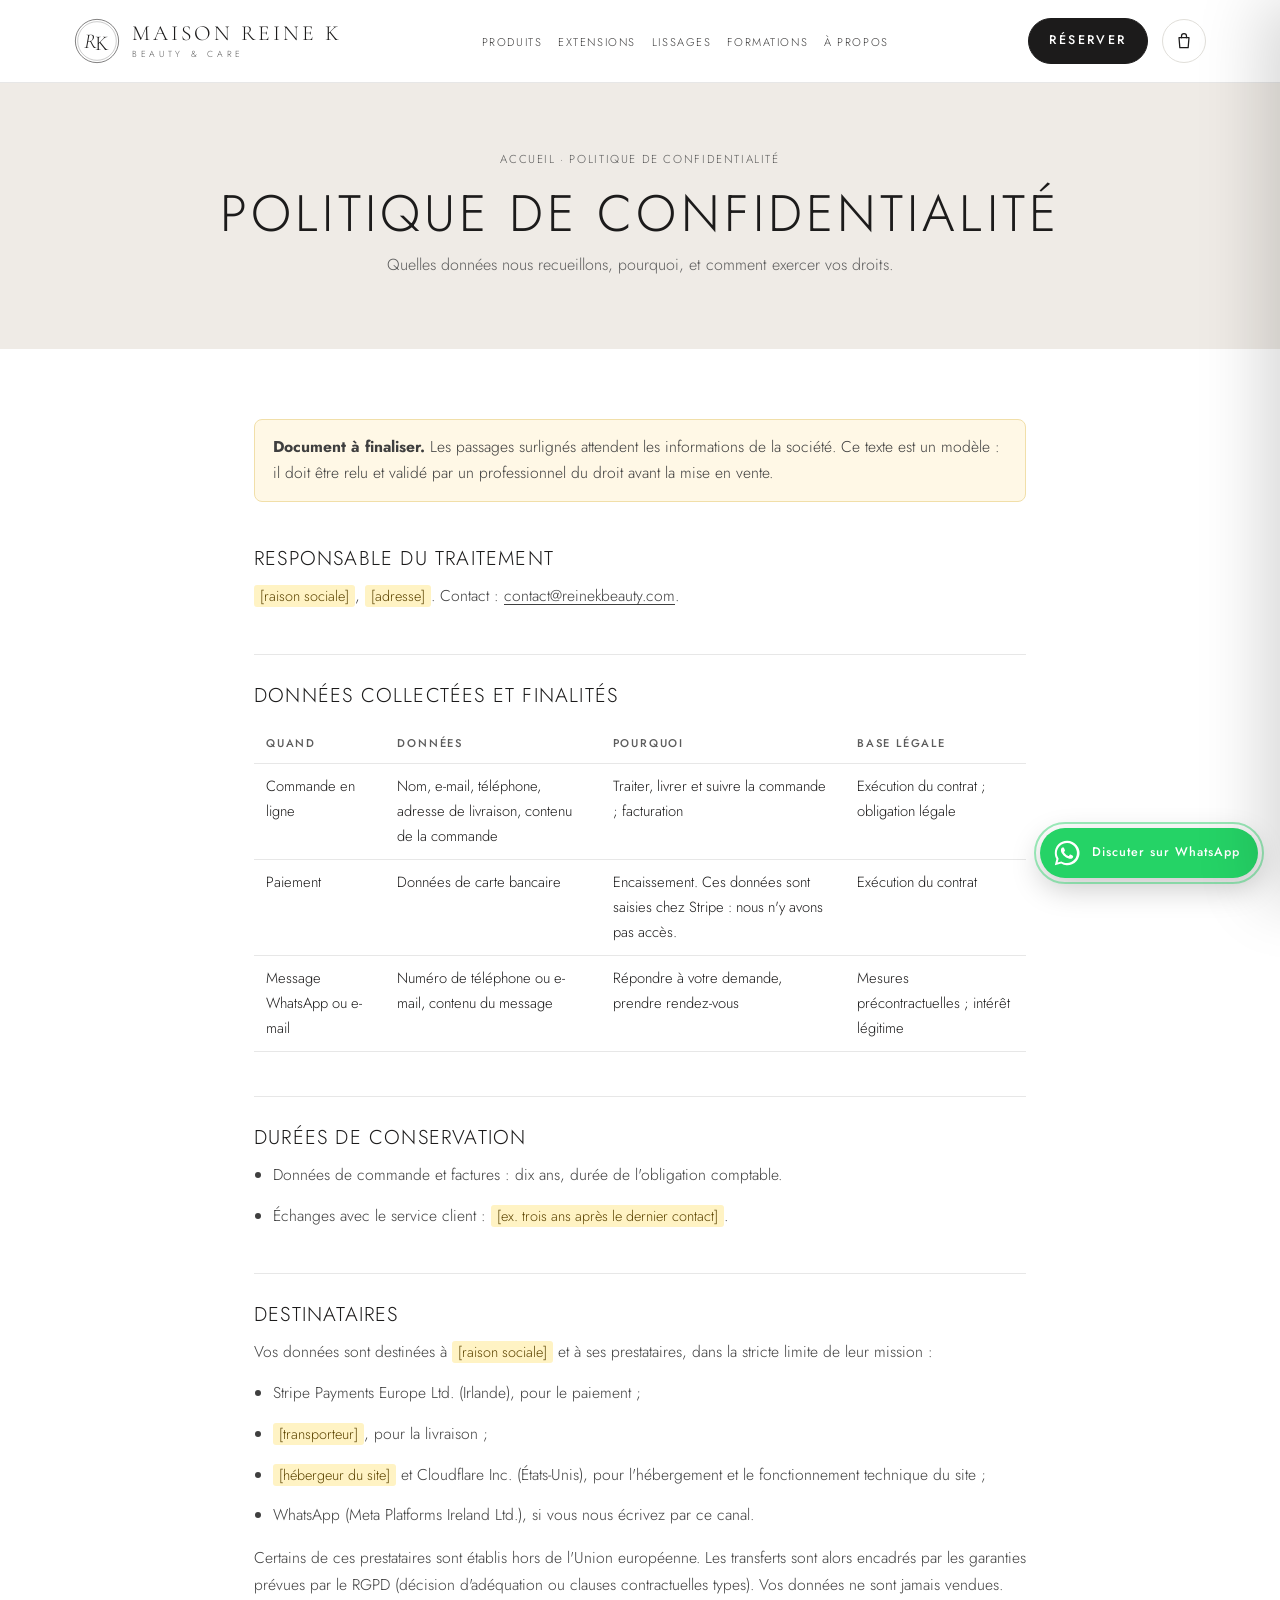
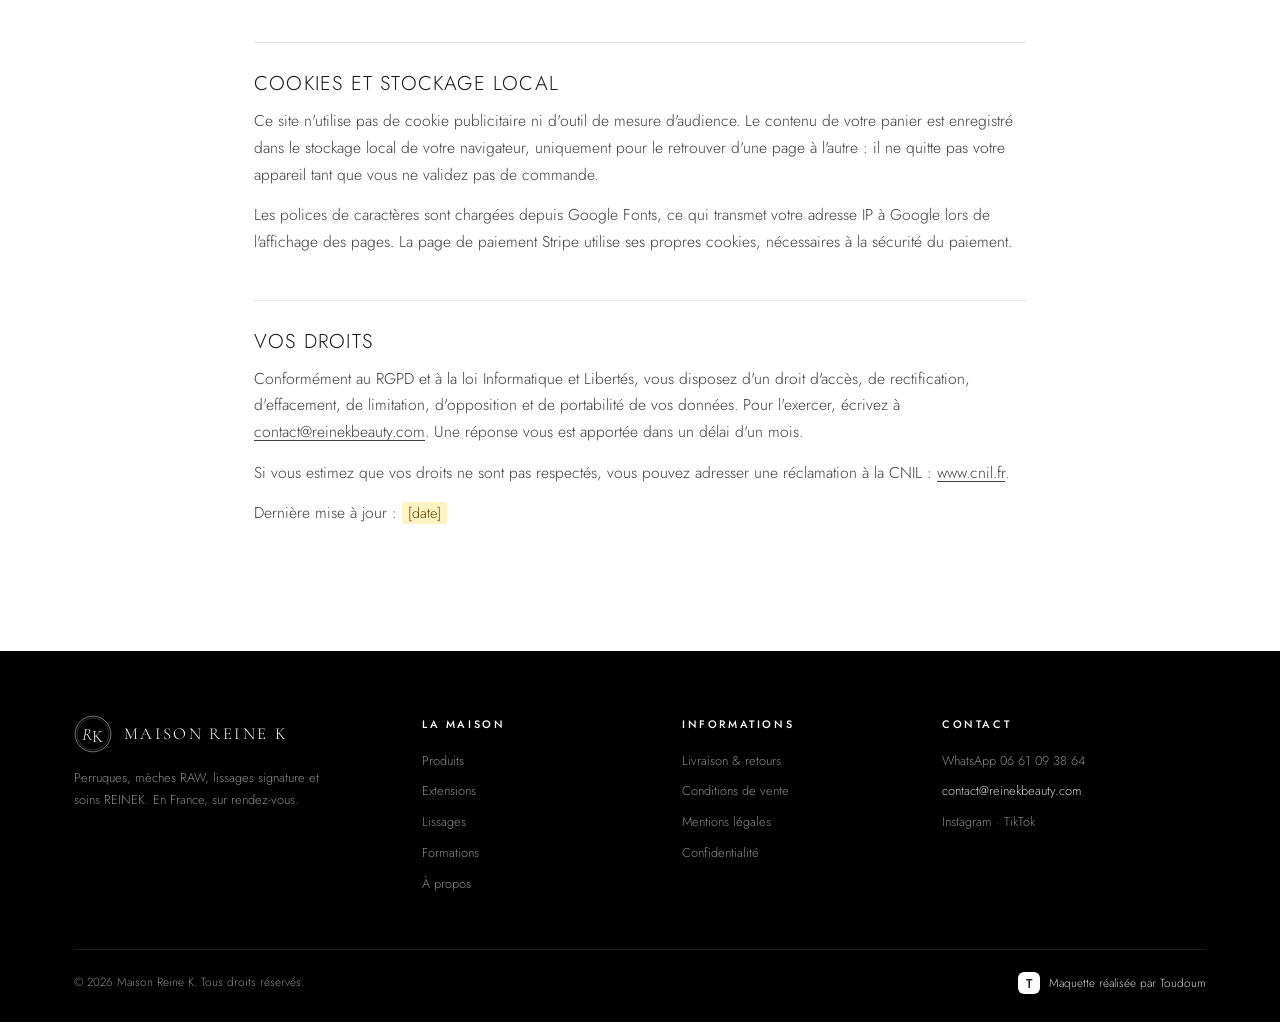
<file: confidentialite.html>
<!DOCTYPE html>
<html lang="fr">
<head>
<meta charset="UTF-8">
<meta name="viewport" content="width=device-width, initial-scale=1.0">
<title>Politique de confidentialité | Maison Reine K</title>
<meta name="description" content="Quelles données nous recueillons, pourquoi, et comment exercer vos droits.">
<link rel="icon" href="data:image/svg+xml,%3Csvg xmlns='http://www.w3.org/2000/svg' viewBox='0 0 100 100'%3E%3Crect width='100' height='100' fill='%231c1b1b'/%3E%3Ctext x='50' y='68' font-size='48' font-family='Georgia' fill='%23fff' text-anchor='middle'%3ERK%3C/text%3E%3C/svg%3E">
<meta property="og:title" content="Politique de confidentialité | Maison Reine K">
<meta property="og:description" content="Quelles données nous recueillons, pourquoi, et comment exercer vos droits.">
<meta property="og:image" content="img/hero-cliente.jpg">
<meta property="og:type" content="website">
<link rel="preconnect" href="https://fonts.googleapis.com">
<link rel="preconnect" href="https://fonts.gstatic.com" crossorigin>
<link href="https://fonts.googleapis.com/css2?family=Cormorant+Garamond:ital,wght@0,400;0,500;0,600;1,400;1,500&family=Jost:wght@300;400;500&family=Pinyon+Script&display=swap" rel="stylesheet">
<link rel="stylesheet" href="css/style.css">
</head>
<body>

<svg width="0" height="0" style="position:absolute">
  <symbol id="rk" viewBox="0 0 100 100">
    <circle cx="50" cy="50" r="47" fill="none" stroke="currentColor" stroke-width="1.2"/>
    <circle cx="50" cy="50" r="42" fill="none" stroke="currentColor" stroke-width=".5"/>
    <text x="36" y="66" font-size="46" fill="currentColor" font-style="italic" text-anchor="middle" font-family="Cormorant Garamond, serif">R</text>
    <text x="61" y="70" font-size="46" fill="currentColor" text-anchor="middle" font-family="Cormorant Garamond, serif">K</text>
  </symbol>
</svg>

<header id="haut">
  <div class="wrap nav">
    <a href="index.html" class="logo" aria-label="Maison Reine K, accueil">
      <svg class="mono"><use href="#rk"/></svg>
      <span class="logo-txt">Maison Reine K<small>Beauty & Care</small></span>
    </a>
    <ul class="menu" id="menu">
      <li><a href="boutique.html">Produits</a></li>
      <li><a href="extensions.html">Extensions</a></li>
      <li><a href="lissages.html">Lissages</a></li>
      <li><a href="formations.html">Formations</a></li>
      <li><a href="a-propos.html">À propos</a></li>
    </ul>
    <div class="nav-droite">
      <a href="index.html#rdv" class="btn btn-or">Réserver</a>
      <button class="btn-panier" id="ouvrir-panier" aria-label="Ouvrir le panier">
        <svg viewBox="0 0 24 24" fill="none" stroke="currentColor" stroke-width="1.5" stroke-linecap="round" stroke-linejoin="round"><path d="M6 8h12l-1 12H7L6 8z"/><path d="M9 8V6a3 3 0 0 1 6 0v2"/></svg>
        <span class="nb" id="nb-panier">0</span>
      </button>
      <button class="burger" id="burger" aria-label="Menu"><span></span><span></span><span></span></button>
    </div>
  </div>
</header>

<section class="page-tete">
  <div class="wrap">
    <p class="fil"><a href="index.html">Accueil</a> · Politique de confidentialité</p>
    <h1>Politique de confidentialité</h1>
    <p>Quelles données nous recueillons, pourquoi, et comment exercer vos droits.</p>
  </div>
</section>

<section class="legal">
  <div class="wrap">
    <p class="note-modele"><b>Document à finaliser.</b> Les passages surlignés attendent les informations de la société. Ce texte est un modèle : il doit être relu et validé par un professionnel du droit avant la mise en vente.</p>

    <h2>Responsable du traitement</h2>
    <p><mark class="a-completer">[raison sociale]</mark>, <mark class="a-completer">[adresse]</mark>. Contact : <a href="mailto:contact@reinekbeauty.com">contact@reinekbeauty.com</a>.</p>

    <h2>Données collectées et finalités</h2>
    <div class="tableau"><table>
      <tr><th>Quand</th><th>Données</th><th>Pourquoi</th><th>Base légale</th></tr>
      <tr><td>Commande en ligne</td><td>Nom, e-mail, téléphone, adresse de livraison, contenu de la commande</td><td>Traiter, livrer et suivre la commande ; facturation</td><td>Exécution du contrat ; obligation légale</td></tr>
      <tr><td>Paiement</td><td>Données de carte bancaire</td><td>Encaissement. Ces données sont saisies chez Stripe : nous n'y avons pas accès.</td><td>Exécution du contrat</td></tr>
      <tr><td>Message WhatsApp ou e-mail</td><td>Numéro de téléphone ou e-mail, contenu du message</td><td>Répondre à votre demande, prendre rendez-vous</td><td>Mesures précontractuelles ; intérêt légitime</td></tr>
    </table></div>

    <h2>Durées de conservation</h2>
    <ul>
      <li>Données de commande et factures : dix ans, durée de l'obligation comptable.</li>
      <li>Échanges avec le service client : <mark class="a-completer">[ex. trois ans après le dernier contact]</mark>.</li>
    </ul>

    <h2>Destinataires</h2>
    <p>Vos données sont destinées à <mark class="a-completer">[raison sociale]</mark> et à ses prestataires, dans la stricte limite de leur mission :</p>
    <ul>
      <li>Stripe Payments Europe Ltd. (Irlande), pour le paiement ;</li>
      <li><mark class="a-completer">[transporteur]</mark>, pour la livraison ;</li>
      <li><mark class="a-completer">[hébergeur du site]</mark> et Cloudflare Inc. (États-Unis), pour l'hébergement et le fonctionnement technique du site ;</li>
      <li>WhatsApp (Meta Platforms Ireland Ltd.), si vous nous écrivez par ce canal.</li>
    </ul>
    <p>Certains de ces prestataires sont établis hors de l'Union européenne. Les transferts sont alors encadrés par les garanties prévues par le RGPD (décision d'adéquation ou clauses contractuelles types). Vos données ne sont jamais vendues.</p>

    <h2>Cookies et stockage local</h2>
    <p>Ce site n'utilise pas de cookie publicitaire ni d'outil de mesure d'audience. Le contenu de votre panier est enregistré dans le stockage local de votre navigateur, uniquement pour le retrouver d'une page à l'autre : il ne quitte pas votre appareil tant que vous ne validez pas de commande.</p>
    <p>Les polices de caractères sont chargées depuis Google Fonts, ce qui transmet votre adresse IP à Google lors de l'affichage des pages. La page de paiement Stripe utilise ses propres cookies, nécessaires à la sécurité du paiement.</p>

    <h2>Vos droits</h2>
    <p>Conformément au RGPD et à la loi Informatique et Libertés, vous disposez d'un droit d'accès, de rectification, d'effacement, de limitation, d'opposition et de portabilité de vos données. Pour l'exercer, écrivez à <a href="mailto:contact@reinekbeauty.com">contact@reinekbeauty.com</a>. Une réponse vous est apportée dans un délai d'un mois.</p>
    <p>Si vous estimez que vos droits ne sont pas respectés, vous pouvez adresser une réclamation à la CNIL : <a href="https://www.cnil.fr" target="_blank" rel="noopener">www.cnil.fr</a>.</p>

    <p class="maj">Dernière mise à jour : <mark class="a-completer">[date]</mark></p>
  </div>
</section>

<footer>
  <div class="wrap">
    <div class="pied-grille">
      <div>
        <a href="index.html" class="logo"><svg class="mono" style="width:38px;height:38px"><use href="#rk"/></svg><span class="logo-txt" style="font-size:1.05rem">Maison Reine K</span></a>
        <p>Perruques, mèches RAW, lissages signature et soins REINEK. En France, sur rendez-vous.</p>
      </div>
      <div>
        <h4>La Maison</h4>
        <ul>
          <li><a href="boutique.html">Produits</a></li>
          <li><a href="extensions.html">Extensions</a></li>
          <li><a href="lissages.html">Lissages</a></li>
          <li><a href="formations.html">Formations</a></li>
          <li><a href="a-propos.html">À propos</a></li>
        </ul>
      </div>
      <div>
        <h4>Informations</h4>
        <ul>
          <li><a href="livraison-retours.html">Livraison & retours</a></li>
          <li><a href="cgv.html">Conditions de vente</a></li>
          <li><a href="mentions-legales.html">Mentions légales</a></li>
          <li><a href="confidentialite.html">Confidentialité</a></li>
        </ul>
      </div>
      <div>
        <h4>Contact</h4>
        <ul>
          <li><a href="https://wa.me/33661093864" target="_blank" rel="noopener">WhatsApp 06 61 09 38 64</a></li>
          <li><a href="mailto:contact@reinekbeauty.com">contact@reinekbeauty.com</a></li>
          <li><a href="https://www.instagram.com/reinek_beauty/" target="_blank" rel="noopener">Instagram</a> · <a href="https://www.tiktok.com/@reinekbeauty" target="_blank" rel="noopener">TikTok</a></li>
        </ul>
      </div>
    </div>
    <div class="pied-bas"><span>© 2026 Maison Reine K. Tous droits réservés.</span><span class="signe-toudoum"><i>T</i>Maquette réalisée par Toudoum</span></div>
  </div>
</footer>

<a href="https://wa.me/33661093864?text=Bonjour%20Maison%20Reine%20K%2C%20j%27aimerais%20un%20renseignement." class="wa-flottant" target="_blank" rel="noopener" aria-label="Discuter sur WhatsApp">
  <svg viewBox="0 0 32 32" fill="currentColor" aria-hidden="true"><path d="M16 3C8.8 3 3 8.8 3 16c0 2.3.6 4.5 1.7 6.4L3 29l6.8-1.8A13 13 0 1 0 16 3zm0 23.7c-2 0-3.9-.5-5.6-1.5l-.4-.2-4 1 1.1-3.9-.3-.4A10.7 10.7 0 1 1 16 26.7zm5.9-8c-.3-.2-1.9-.9-2.2-1-.3-.1-.5-.2-.7.2l-1 1.2c-.2.2-.4.2-.7.1-.3-.2-1.4-.5-2.6-1.6-1-.9-1.6-1.9-1.8-2.3-.2-.3 0-.5.1-.6l.5-.6.3-.5c.1-.2 0-.4 0-.6l-1-2.4c-.3-.6-.5-.5-.7-.5h-.6c-.2 0-.6.1-.9.4-.3.3-1.1 1.1-1.1 2.7s1.2 3.1 1.3 3.3c.2.2 2.3 3.5 5.5 4.9.8.3 1.4.5 1.8.7.8.2 1.5.2 2 .1.6-.1 1.9-.8 2.2-1.5.3-.8.3-1.4.2-1.5-.1-.2-.3-.3-.6-.4z"/></svg>
  <span>Discuter sur WhatsApp</span>
</a>

<div class="voile" id="voile"></div>
<aside class="tiroir" id="tiroir" aria-label="Panier" aria-hidden="true">
  <div class="tiroir-tete"><h3>Votre panier</h3><button class="tiroir-fermer" id="fermer-panier" aria-label="Fermer">×</button></div>
  <div class="tiroir-corps" id="lignes"></div>
  <div class="tiroir-pied" id="pied-panier">
    <div class="total-ligne"><span>Sous-total</span><b id="total-panier">0 €</b></div>
    <p class="info">Livraison calculée à l’étape suivante. Paiement sécurisé par Stripe.</p>
    <button type="button" class="btn btn-payer" id="payer">
      <svg viewBox="0 0 24 24" fill="none" stroke="currentColor" stroke-width="1.8" stroke-linecap="round" stroke-linejoin="round"><rect x="5" y="11" width="14" height="9" rx="2"/><path d="M8 11V8a4 4 0 0 1 8 0v3"/></svg>
      Payer par carte
    </button>
    <a href="#" class="btn btn-sombre" id="payer-wa" target="_blank" rel="noopener">Commander sur WhatsApp</a>
    <div class="moyens"><span>VISA</span><span>MASTERCARD</span><span>CB</span><span>APPLE PAY</span><span>GOOGLE PAY</span></div>
  </div>
</aside>

<div class="paiement" id="paiement" aria-hidden="true">
  <div class="pay-grille" id="pay-form">
    <div class="pay-gauche">
      <button class="pay-retour" id="pay-retour">← Retour au site</button>
      <div class="pay-marchand">Maison Reine K</div>
      <div class="pay-total" id="pay-total">0,00 €</div>
      <div id="pay-items"></div>
    </div>
    <div class="pay-droite">
      <label class="pay-champ">E-mail<div>vous@exemple.com</div></label>
      <label class="pay-champ">Informations de carte<div>1234 1234 1234 1234 &nbsp; MM / AA &nbsp; CVC</div></label>
      <label class="pay-champ">Nom du titulaire<div>Nom complet</div></label>
      <label class="pay-champ">Adresse de livraison<div>Adresse, code postal, ville</div></label>
      <button class="pay-ok" id="pay-ok">Payer</button>
      <p class="pay-note">Propulsé par Stripe · Conditions · Confidentialité</p>
    </div>
  </div>
  <div class="pay-merci" id="pay-merci">
    <div class="rond">✓</div>
    <h2 style="margin-bottom:10px">Merci pour votre <em>commande</em></h2>
    <p style="max-width:440px;margin:0 auto 26px">Un e-mail de confirmation vous est envoyé. Maison Reine K prépare votre colis. </p>
    <button class="btn btn-sombre" id="pay-fin" style="cursor:pointer">Retour au site</button>
  </div>
</div>

<div class="barre-mobile">
  <a href="#" id="ouvrir-panier-mobile">Panier (<span id="nb-panier-m">0</span>)</a>
  <a href="https://wa.me/33661093864?text=Bonjour%20Maison%20Reine%20K%2C%20je%20souhaite%20prendre%20rendez-vous." target="_blank" rel="noopener">Réserver</a>
</div>

<script src="js/site.js"></script>
</body>
</html>
</file>
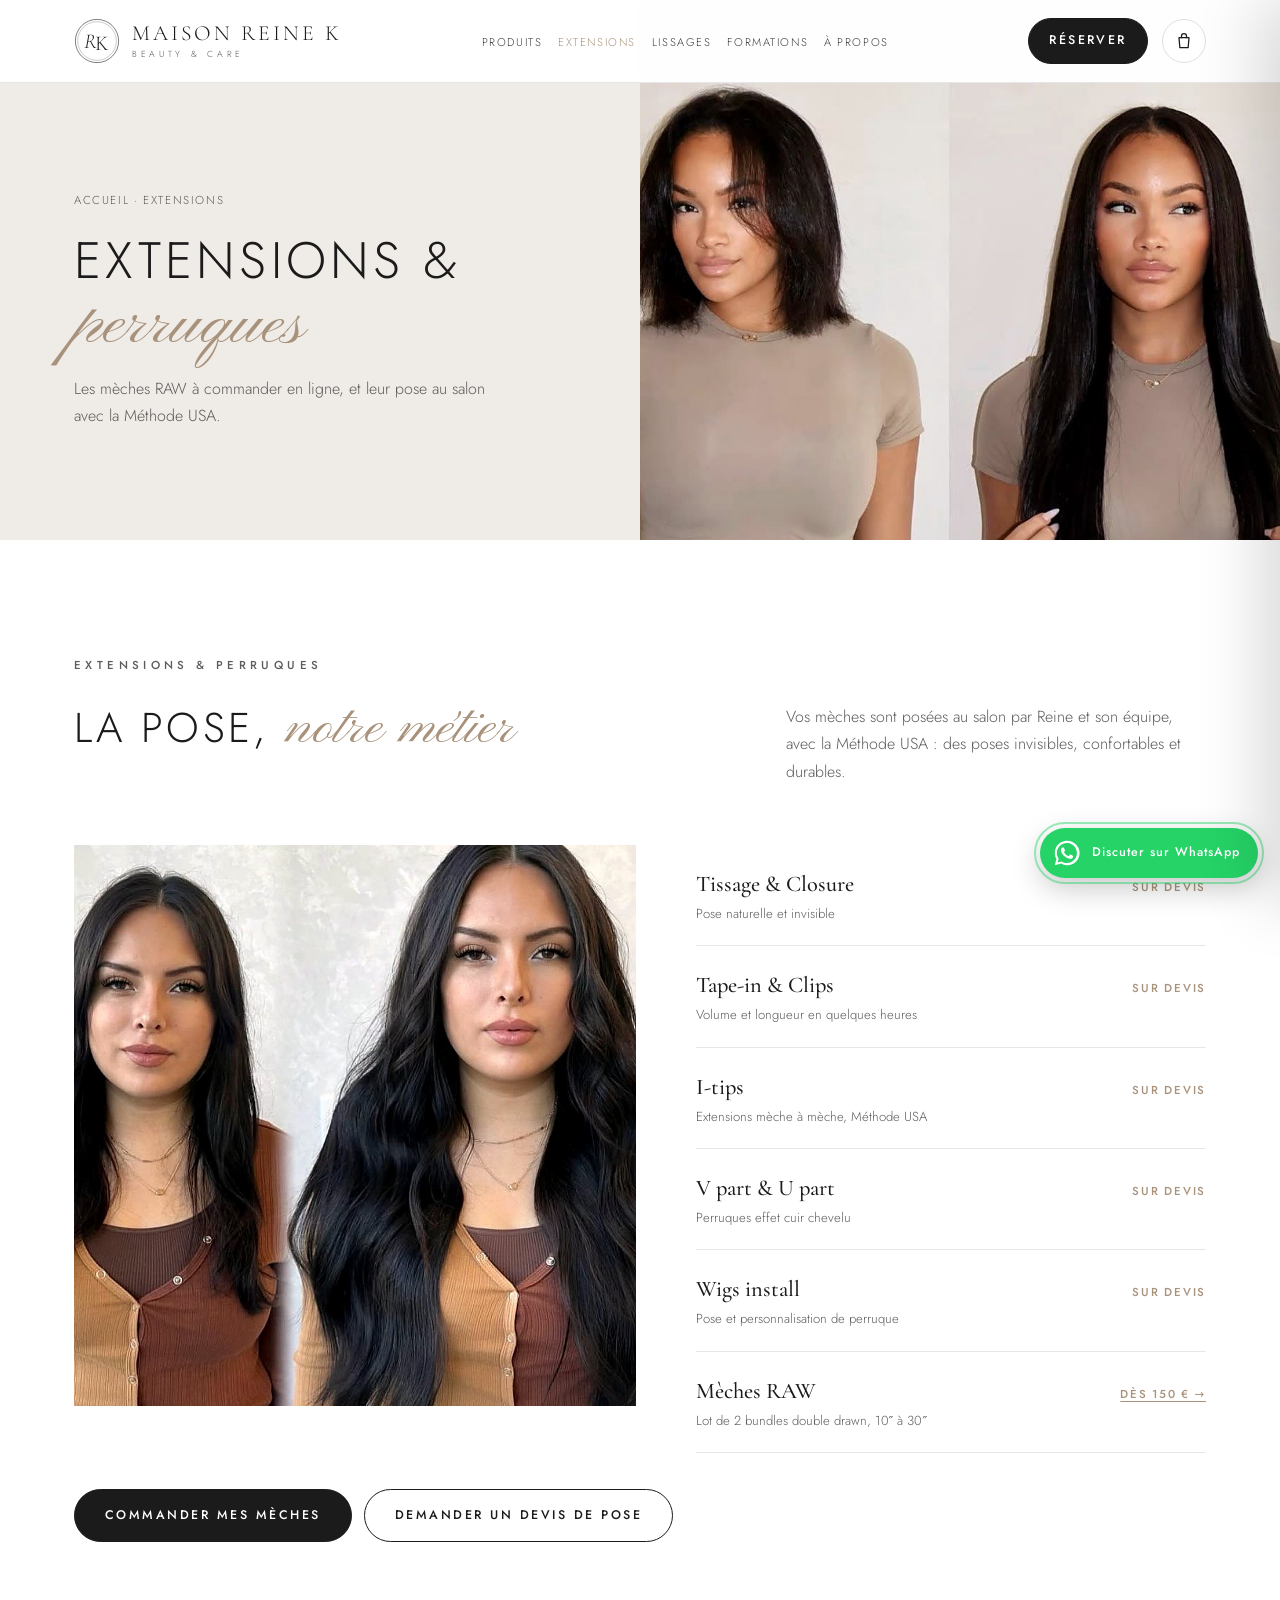
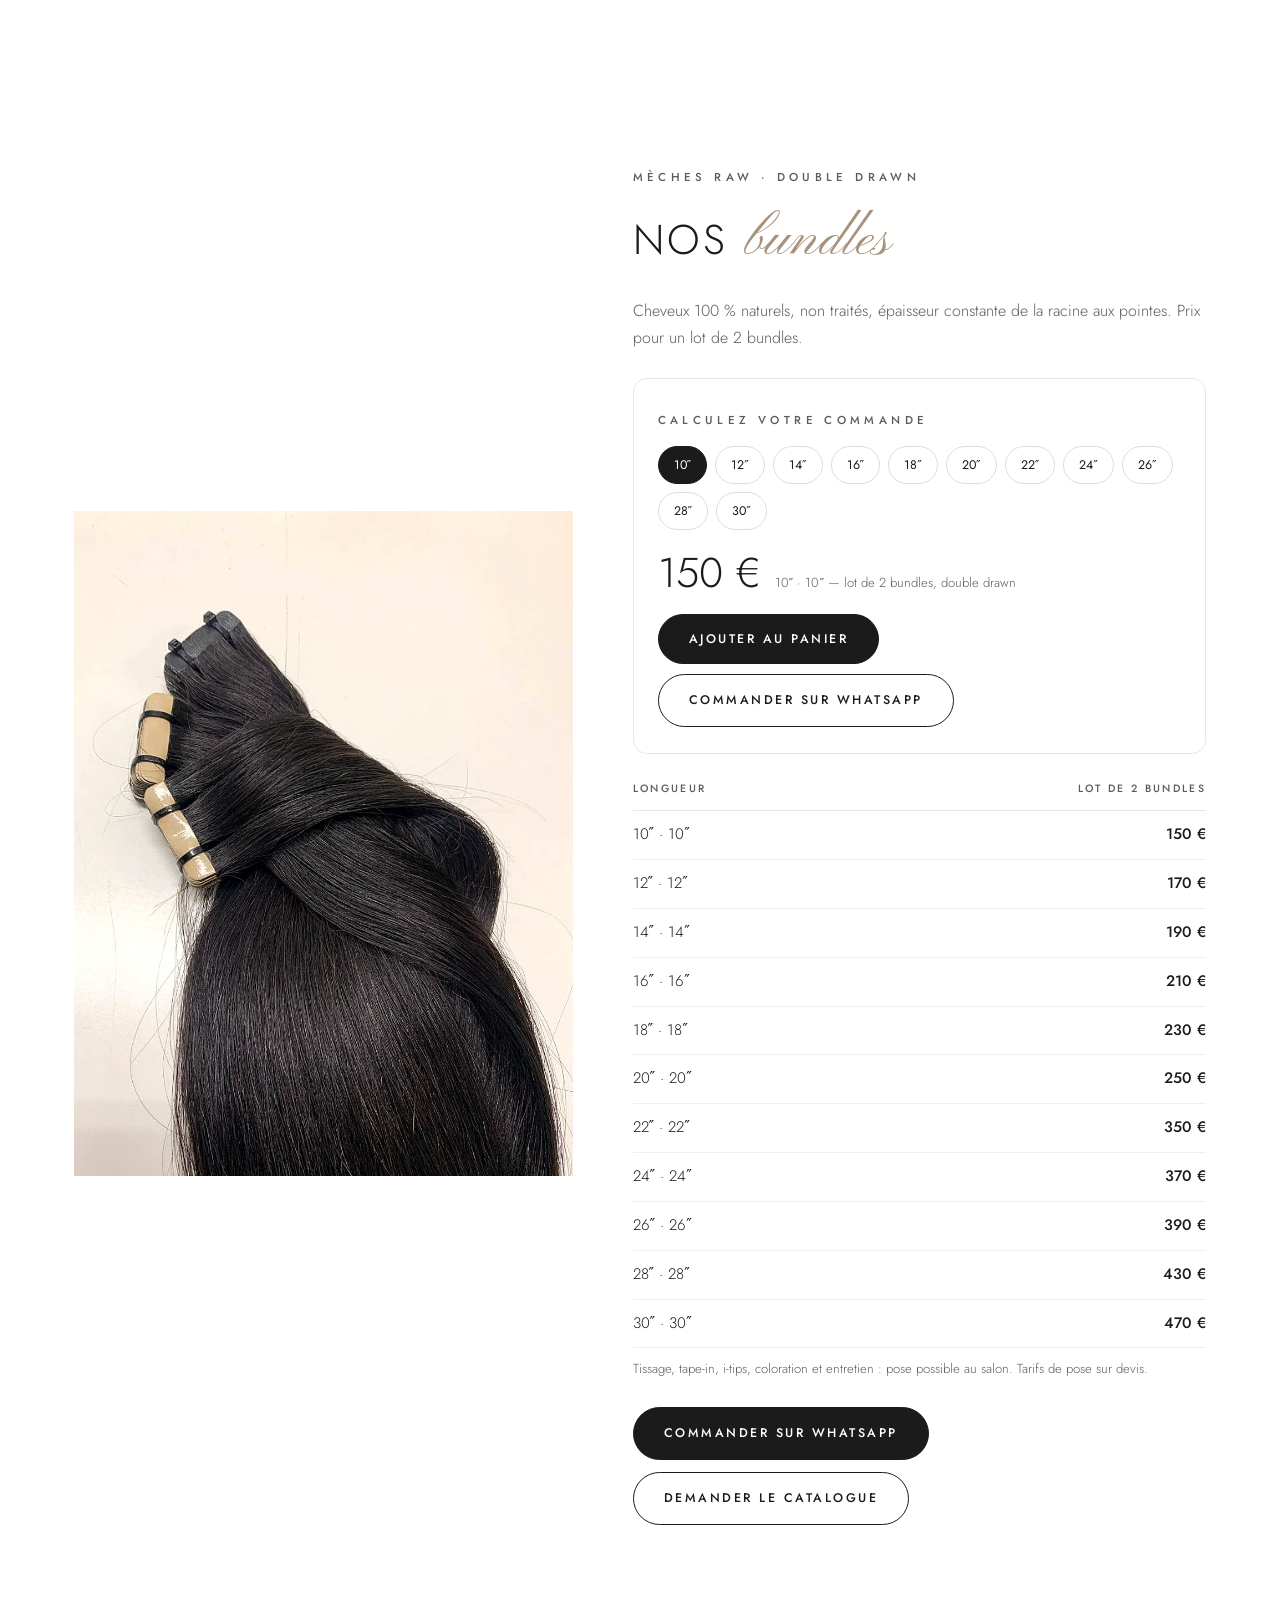
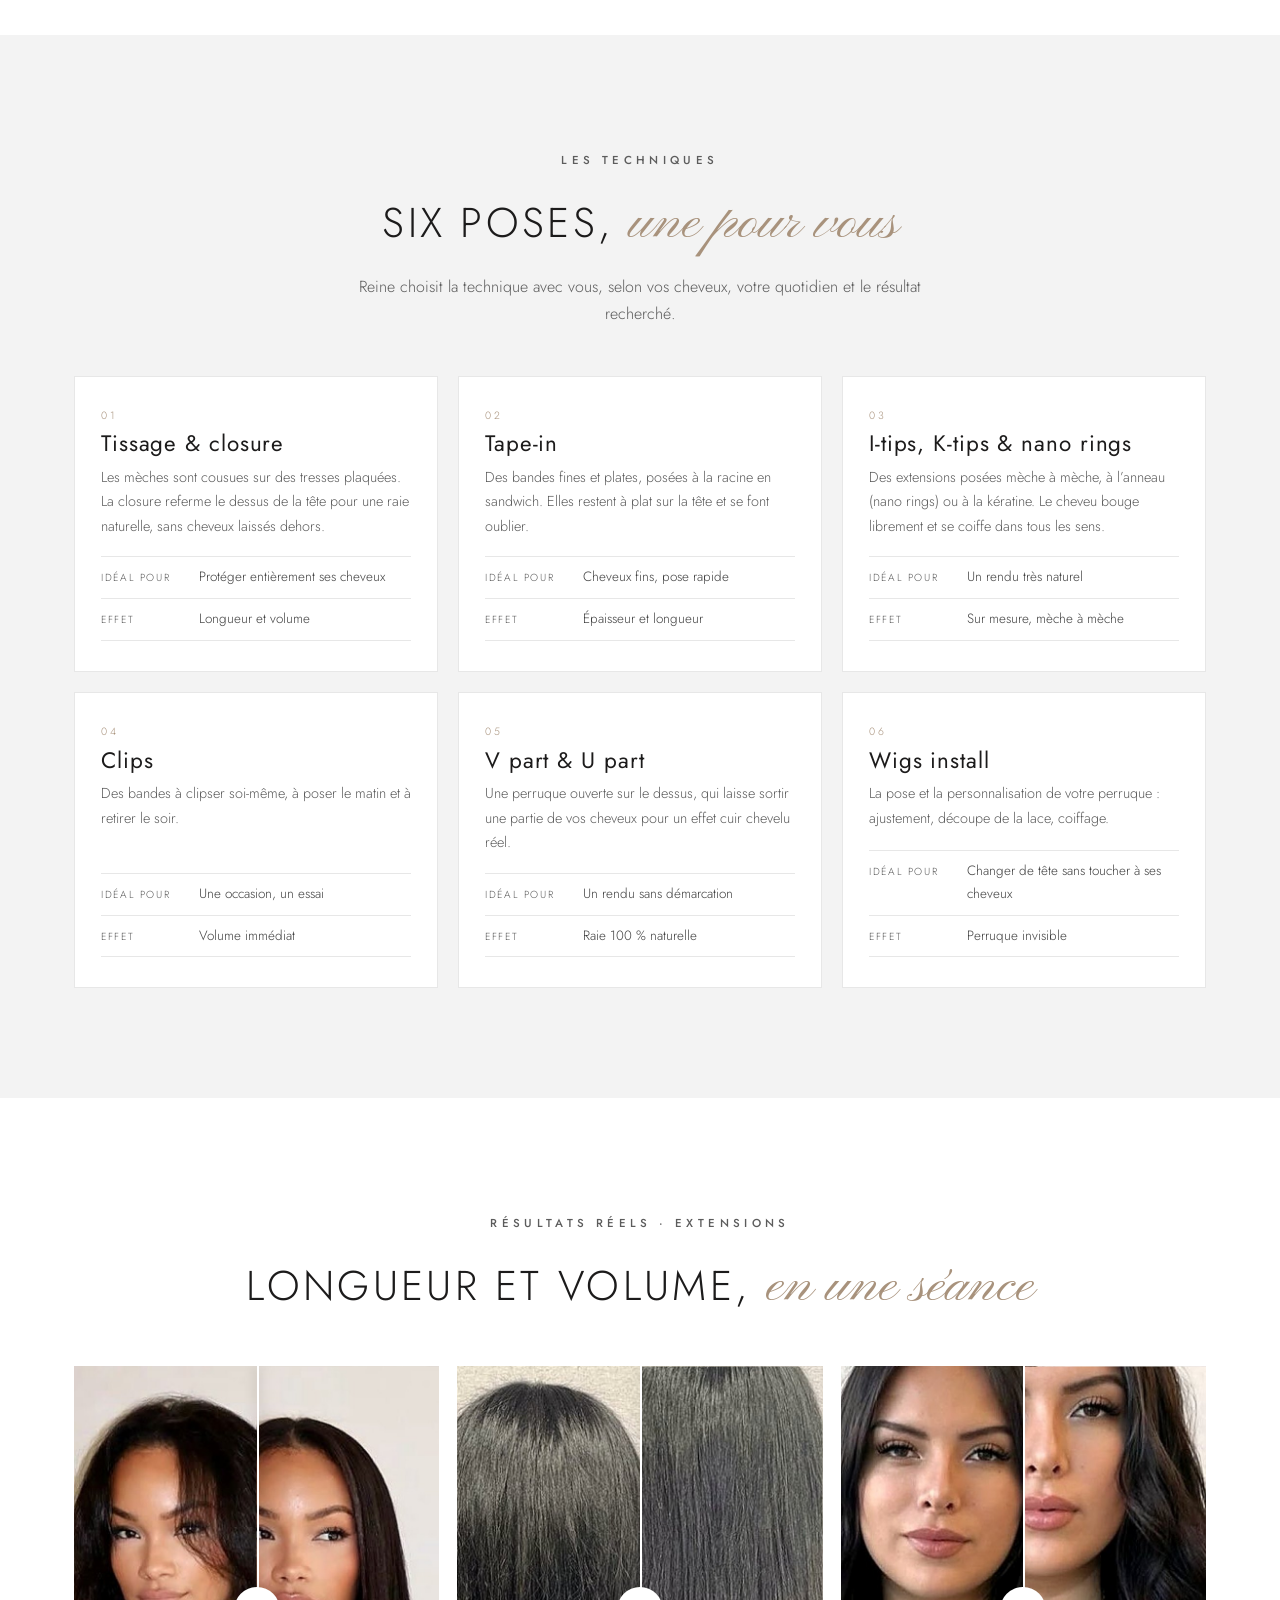
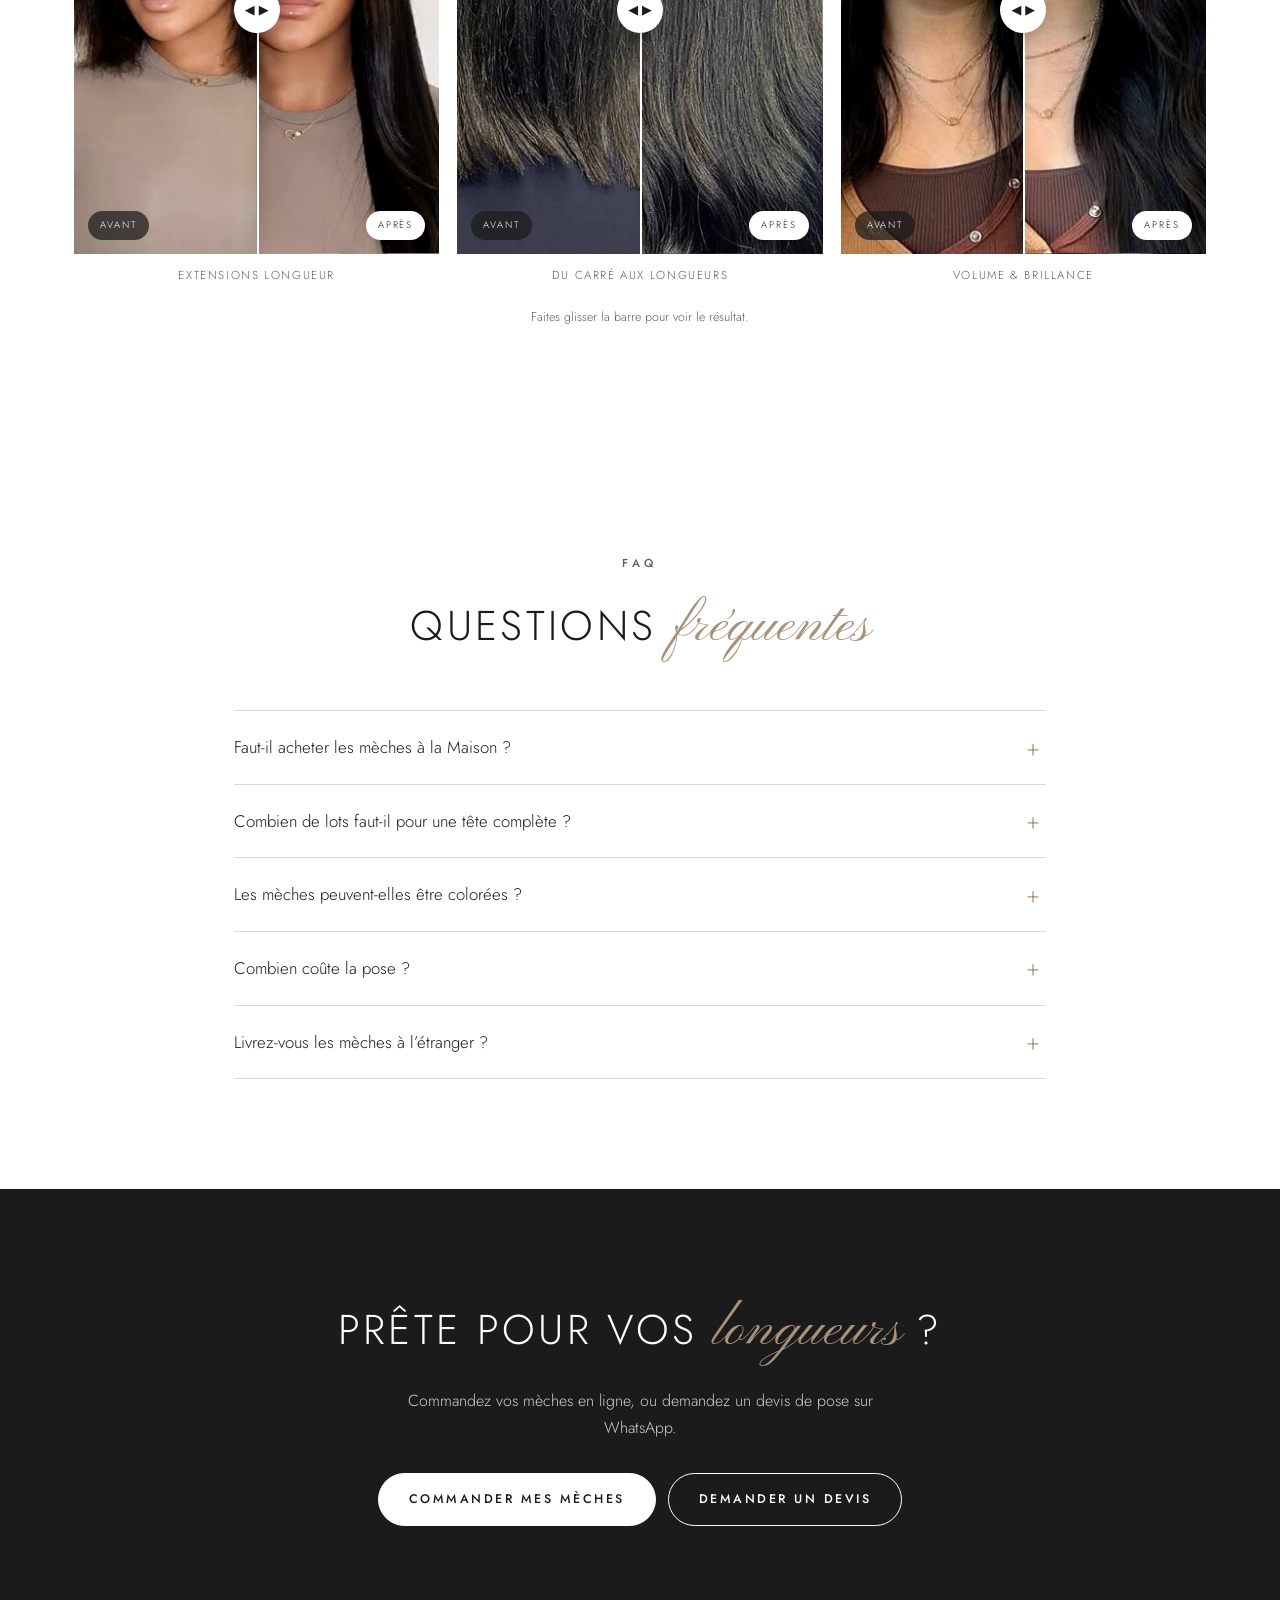
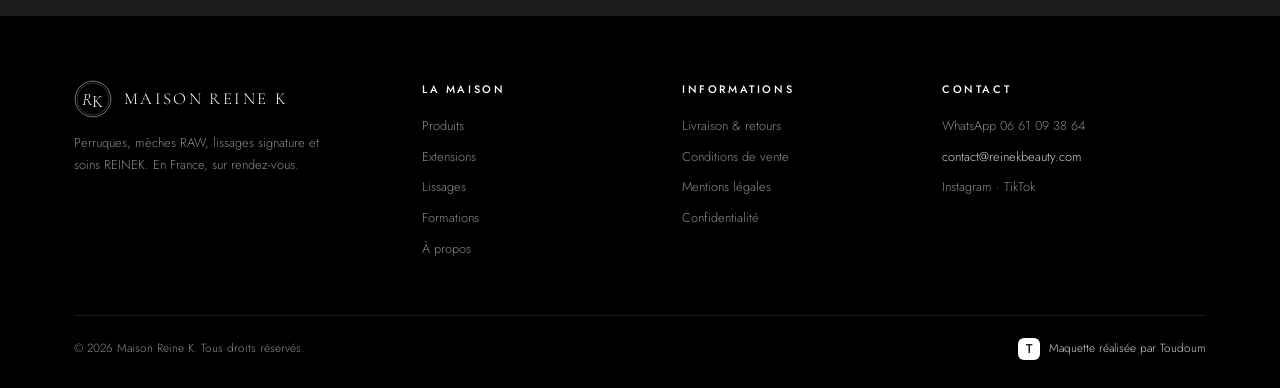
<file: extensions.html>
<!DOCTYPE html>
<html lang="fr">
<head>
<meta charset="UTF-8">
<meta name="viewport" content="width=device-width, initial-scale=1.0">
<title>Extensions & perruques — pose au salon | Maison Reine K</title>
<meta name="description" content="Mèches RAW double drawn à commander en ligne (lot de 2 bundles, 10″ à 30″, dès 150 €) et pose au salon : tissage, closure, tape-in, i-tips, perruque. En France, sur rendez-vous.">
<link rel="icon" href="data:image/svg+xml,%3Csvg xmlns='http://www.w3.org/2000/svg' viewBox='0 0 100 100'%3E%3Crect width='100' height='100' fill='%231c1b1b'/%3E%3Ctext x='50' y='68' font-size='48' font-family='Georgia' fill='%23fff' text-anchor='middle'%3ERK%3C/text%3E%3C/svg%3E">
<meta property="og:title" content="Extensions & perruques — pose au salon | Maison Reine K">
<meta property="og:description" content="Mèches RAW double drawn à commander en ligne (lot de 2 bundles, 10″ à 30″, dès 150 €) et pose au salon : tissage, closure, tape-in, i-tips, perruque. En France, sur rendez-vous.">
<meta property="og:image" content="img/hero-cliente.jpg">
<meta property="og:type" content="website">
<link rel="preconnect" href="https://fonts.googleapis.com">
<link rel="preconnect" href="https://fonts.gstatic.com" crossorigin>
<link href="https://fonts.googleapis.com/css2?family=Cormorant+Garamond:ital,wght@0,400;0,500;0,600;1,400;1,500&family=Jost:wght@300;400;500&family=Pinyon+Script&display=swap" rel="stylesheet">
<link rel="stylesheet" href="css/style.css">
</head>
<body>

<svg width="0" height="0" style="position:absolute">
  <symbol id="rk" viewBox="0 0 100 100">
    <circle cx="50" cy="50" r="47" fill="none" stroke="currentColor" stroke-width="1.2"/>
    <circle cx="50" cy="50" r="42" fill="none" stroke="currentColor" stroke-width=".5"/>
    <text x="36" y="66" font-size="46" fill="currentColor" font-style="italic" text-anchor="middle" font-family="Cormorant Garamond, serif">R</text>
    <text x="61" y="70" font-size="46" fill="currentColor" text-anchor="middle" font-family="Cormorant Garamond, serif">K</text>
  </symbol>
</svg>

<header id="haut">
  <div class="wrap nav">
    <a href="index.html" class="logo" aria-label="Maison Reine K, accueil">
      <svg class="mono"><use href="#rk"/></svg>
      <span class="logo-txt">Maison Reine K<small>Beauty & Care</small></span>
    </a>
    <ul class="menu" id="menu">
      <li><a href="boutique.html">Produits</a></li>
      <li><a href="extensions.html" class="actif">Extensions</a></li>
      <li><a href="lissages.html">Lissages</a></li>
      <li><a href="formations.html">Formations</a></li>
      <li><a href="a-propos.html">À propos</a></li>
    </ul>
    <div class="nav-droite">
      <a href="index.html#rdv" class="btn btn-or">Réserver</a>
      <button class="btn-panier" id="ouvrir-panier" aria-label="Ouvrir le panier">
        <svg viewBox="0 0 24 24" fill="none" stroke="currentColor" stroke-width="1.5" stroke-linecap="round" stroke-linejoin="round"><path d="M6 8h12l-1 12H7L6 8z"/><path d="M9 8V6a3 3 0 0 1 6 0v2"/></svg>
        <span class="nb" id="nb-panier">0</span>
      </button>
      <button class="burger" id="burger" aria-label="Menu"><span></span><span></span><span></span></button>
    </div>
  </div>
</header>

<section class="page-tete avec-photo">
  <div class="pt-grille">
    <div class="pt-txt">
      <p class="fil"><a href="index.html">Accueil</a> · Extensions</p>
      <h1>Extensions & <em>perruques</em></h1>
      <p>Les mèches RAW à commander en ligne, et leur pose au salon avec la Méthode USA.</p>
    </div>
    <div class="visuel"><img src="img/avant-apres-long.jpg" alt="" style="object-position:50% 28%"></div>
  </div>
</section>

<section id="prestations">
  <div class="wrap">
    <div class="entete rev">
      <div><span class="eyebrow">Extensions & perruques</span><h2>La pose, <em>notre métier</em></h2></div>
      <p>Vos mèches sont posées au salon par Reine et son équipe, avec la Méthode USA : des poses invisibles, confortables et durables.</p>
    </div>
    <div class="panneau actif" id="p1">
      <div class="visuel"><img src="img/avant-apres-volume.jpg" alt="Pose d’extensions, résultat volume" loading="lazy" style="object-position:50% 30%"></div>
      <ul class="liste-p">
        <li><div><h4>Tissage & Closure</h4><small>Pose naturelle et invisible</small></div><span class="prix">Sur devis</span></li>
        <li><div><h4>Tape-in & Clips</h4><small>Volume et longueur en quelques heures</small></div><span class="prix">Sur devis</span></li>
        <li><div><h4>I-tips</h4><small>Extensions mèche à mèche, Méthode USA</small></div><span class="prix">Sur devis</span></li>
        <li><div><h4>V part & U part</h4><small>Perruques effet cuir chevelu</small></div><span class="prix">Sur devis</span></li>
        <li><div><h4>Wigs install</h4><small>Pose et personnalisation de perruque</small></div><span class="prix">Sur devis</span></li>
        <li><div><h4>Mèches RAW</h4><small>Lot de 2 bundles double drawn, 10″ à 30″</small></div><a class="prix" href="#tarifs">Dès 150 € →</a></li>
      </ul>
    </div>
    <div class="rev" style="margin-top:36px;display:flex;gap:12px;flex-wrap:wrap">
      <a href="#tarifs" class="btn btn-or">Commander mes mèches</a>
      <a href="https://wa.me/33661093864?text=Bonjour%20Maison%20Reine%20K%2C%20je%20souhaite%20un%20devis%20pour%20une%20pose%20d%27extensions." class="btn btn-sombre" target="_blank" rel="noopener">Demander un devis de pose</a>
    </div>
  </div>
</section>

<section class="tarifs" id="tarifs">
  <div class="wrap tarifs-grille">
    <div class="visuel rev"><img src="img/meches-raw.jpg" alt="Mèches RAW double drawn Maison Reine K" loading="lazy" style="object-position:50% 45%"></div>
    <div class="rev">
      <span class="eyebrow">Mèches RAW · Double drawn</span>
      <h2>Nos <em>bundles</em></h2>
      <p>Cheveux 100 % naturels, non traités, épaisseur constante de la racine aux pointes. Prix pour un lot de 2 bundles.</p>
      <div class="selecteur rev">
        <span class="eyebrow">Calculez votre commande</span>
        <div class="longueurs" id="longueurs"></div>
        <div class="prix-affiche"><b id="prix-val">150 €</b><small id="prix-info">10″ · 10″ — lot de 2 bundles, double drawn</small></div>
        <div style="display:flex;gap:10px;flex-wrap:wrap;margin-top:20px">
          <button type="button" id="ajout-bundle" class="btn btn-ajout" style="width:auto">Ajouter au panier</button>
          <a href="#" id="commander" class="btn btn-sombre" target="_blank" rel="noopener">Commander sur WhatsApp</a>
        </div>
      </div>
      <table class="prix-table">
        <tr><th>Longueur</th><th style="text-align:right">Lot de 2 bundles</th></tr>
        <tr><td>10″ · 10″</td><td>150 €</td></tr>
        <tr><td>12″ · 12″</td><td>170 €</td></tr>
        <tr><td>14″ · 14″</td><td>190 €</td></tr>
        <tr><td>16″ · 16″</td><td>210 €</td></tr>
        <tr><td>18″ · 18″</td><td>230 €</td></tr>
        <tr><td>20″ · 20″</td><td>250 €</td></tr>
        <tr><td>22″ · 22″</td><td>350 €</td></tr>
        <tr><td>24″ · 24″</td><td>370 €</td></tr>
        <tr><td>26″ · 26″</td><td>390 €</td></tr>
        <tr><td>28″ · 28″</td><td>430 €</td></tr>
        <tr><td>30″ · 30″</td><td>470 €</td></tr>
      </table>
      <p class="mention">Tissage, tape-in, i-tips, coloration et entretien : pose possible au salon. Tarifs de pose sur devis.</p>
      <div class="ctas">
        <a href="https://wa.me/33661093864" class="btn btn-or" target="_blank" rel="noopener">Commander sur WhatsApp</a>
        <a href="mailto:contact@reinekbeauty.com" class="btn btn-sombre">Demander le catalogue</a>
      </div>
    </div>
  </div>
</section>

<section class="fond-gris">
  <div class="wrap">
    <div class="titre-bloc rev"><span class="eyebrow">Les techniques</span><h2>Six poses, <em>une pour vous</em></h2><p style="max-width:600px;margin:14px auto 0">Reine choisit la technique avec vous, selon vos cheveux, votre quotidien et le résultat recherché.</p></div>
    <div class="fiches">
      <article class="fiche rev"><span class="num">01</span><h3>Tissage & closure</h3><p>Les mèches sont cousues sur des tresses plaquées. La closure referme le dessus de la tête pour une raie naturelle, sans cheveux laissés dehors.</p><dl><div><dt>Idéal pour</dt><dd>Protéger entièrement ses cheveux</dd></div><div><dt>Effet</dt><dd>Longueur et volume</dd></div></dl></article>
      <article class="fiche rev"><span class="num">02</span><h3>Tape-in</h3><p>Des bandes fines et plates, posées à la racine en sandwich. Elles restent à plat sur la tête et se font oublier.</p><dl><div><dt>Idéal pour</dt><dd>Cheveux fins, pose rapide</dd></div><div><dt>Effet</dt><dd>Épaisseur et longueur</dd></div></dl></article>
      <article class="fiche rev"><span class="num">03</span><h3>I-tips, K-tips & nano rings</h3><p>Des extensions posées mèche à mèche, à l’anneau (nano rings) ou à la kératine. Le cheveu bouge librement et se coiffe dans tous les sens.</p><dl><div><dt>Idéal pour</dt><dd>Un rendu très naturel</dd></div><div><dt>Effet</dt><dd>Sur mesure, mèche à mèche</dd></div></dl></article>
      <article class="fiche rev"><span class="num">04</span><h3>Clips</h3><p>Des bandes à clipser soi-même, à poser le matin et à retirer le soir.</p><dl><div><dt>Idéal pour</dt><dd>Une occasion, un essai</dd></div><div><dt>Effet</dt><dd>Volume immédiat</dd></div></dl></article>
      <article class="fiche rev"><span class="num">05</span><h3>V part & U part</h3><p>Une perruque ouverte sur le dessus, qui laisse sortir une partie de vos cheveux pour un effet cuir chevelu réel.</p><dl><div><dt>Idéal pour</dt><dd>Un rendu sans démarcation</dd></div><div><dt>Effet</dt><dd>Raie 100 % naturelle</dd></div></dl></article>
      <article class="fiche rev"><span class="num">06</span><h3>Wigs install</h3><p>La pose et la personnalisation de votre perruque : ajustement, découpe de la lace, coiffage.</p><dl><div><dt>Idéal pour</dt><dd>Changer de tête sans toucher à ses cheveux</dd></div><div><dt>Effet</dt><dd>Perruque invisible</dd></div></dl></article>
    </div>
    
  </div>
</section>

<section class="ext-resultats" id="extensions-avant-apres">
  <div class="wrap">
    <div class="rev" style="text-align:center;margin-bottom:44px"><span class="eyebrow">Résultats réels · Extensions</span><h2>Longueur et volume, <em>en une séance</em></h2></div>
    <div class="compare-grille trois"><figure class="rev"><div class="compare" data-compare>
      <img class="avant" src="img/ba-long-avant.jpg" alt="Avant : extensions longues" loading="lazy">
      <img class="apres" src="img/ba-long-apres.jpg" alt="Après : extensions longues" loading="lazy">
      <span class="lab lab-a">Avant</span><span class="lab lab-b">Après</span>
      <span class="barre"></span><span class="poignee">◀ ▶</span>
    </div><figcaption class="compare-lg">Extensions longueur</figcaption></figure><figure class="rev"><div class="compare" data-compare>
      <img class="avant" src="img/ba-bob-avant.jpg" alt="Avant : carré puis longueurs" loading="lazy">
      <img class="apres" src="img/ba-bob-apres.jpg" alt="Après : carré puis longueurs" loading="lazy">
      <span class="lab lab-a">Avant</span><span class="lab lab-b">Après</span>
      <span class="barre"></span><span class="poignee">◀ ▶</span>
    </div><figcaption class="compare-lg">Du carré aux longueurs</figcaption></figure><figure class="rev"><div class="compare" data-compare>
      <img class="avant" src="img/ba-volume-avant.jpg" alt="Avant : volume et brillance" loading="lazy">
      <img class="apres" src="img/ba-volume-apres.jpg" alt="Après : volume et brillance" loading="lazy">
      <span class="lab lab-a">Avant</span><span class="lab lab-b">Après</span>
      <span class="barre"></span><span class="poignee">◀ ▶</span>
    </div><figcaption class="compare-lg">Volume & brillance</figcaption></figure></div>
    <p class="note-maquette" style="margin-top:22px">Faites glisser la barre pour voir le résultat.</p>
  </div>
</section>

<section class="faq fond-blanc">
  <div class="wrap">
    <div class="titre-bloc rev"><span class="eyebrow">FAQ</span><h2>Questions <em>fréquentes</em></h2></div>
    <div class="rev">
<details><summary>Faut-il acheter les mèches à la Maison ?</summary><p>Les mèches RAW de la Maison se commandent sur cette page ou directement au salon. Pour une pose avec vos propres mèches, demandez à Reine sur WhatsApp.</p></details>
<details><summary>Combien de lots faut-il pour une tête complète ?</summary><p>Cela dépend de la longueur et du volume voulus. Reine vous l’indique dans le devis, à partir d’une photo de vos cheveux.</p></details>
<details><summary>Les mèches peuvent-elles être colorées ?</summary><p>Oui, la coloration fait partie des prestations de la Maison. Parlez-en au moment du devis.</p></details>
<details><summary>Combien coûte la pose ?</summary><p>La pose est sur devis : le prix dépend de la technique et de la quantité de mèches. Demandez le vôtre sur WhatsApp.</p></details>
<details><summary>Livrez-vous les mèches à l’étranger ?</summary><p>Oui : Europe, États-Unis et Canada. Voir la page <a href="livraison-retours.html">Livraison & retours</a>.</p></details>
    </div>
  </div>
</section>

<section class="appel">
  <div class="wrap rev">
    <h2>Prête pour vos <em>longueurs</em> ?</h2>
    <p>Commandez vos mèches en ligne, ou demandez un devis de pose sur WhatsApp.</p>
    <div class="ctas"><a href="extensions.html#tarifs" class="btn btn-or">Commander mes mèches</a><a href="https://wa.me/33661093864?text=Bonjour%20Maison%20Reine%20K%2C%20je%20souhaite%20un%20devis%20pour%20une%20pose%20d%27extensions." class="btn btn-ligne" target="_blank" rel="noopener">Demander un devis</a></div>
  </div>
</section>

<footer>
  <div class="wrap">
    <div class="pied-grille">
      <div>
        <a href="index.html" class="logo"><svg class="mono" style="width:38px;height:38px"><use href="#rk"/></svg><span class="logo-txt" style="font-size:1.05rem">Maison Reine K</span></a>
        <p>Perruques, mèches RAW, lissages signature et soins REINEK. En France, sur rendez-vous.</p>
      </div>
      <div>
        <h4>La Maison</h4>
        <ul>
          <li><a href="boutique.html">Produits</a></li>
          <li><a href="extensions.html">Extensions</a></li>
          <li><a href="lissages.html">Lissages</a></li>
          <li><a href="formations.html">Formations</a></li>
          <li><a href="a-propos.html">À propos</a></li>
        </ul>
      </div>
      <div>
        <h4>Informations</h4>
        <ul>
          <li><a href="livraison-retours.html">Livraison & retours</a></li>
          <li><a href="cgv.html">Conditions de vente</a></li>
          <li><a href="mentions-legales.html">Mentions légales</a></li>
          <li><a href="confidentialite.html">Confidentialité</a></li>
        </ul>
      </div>
      <div>
        <h4>Contact</h4>
        <ul>
          <li><a href="https://wa.me/33661093864" target="_blank" rel="noopener">WhatsApp 06 61 09 38 64</a></li>
          <li><a href="mailto:contact@reinekbeauty.com">contact@reinekbeauty.com</a></li>
          <li><a href="https://www.instagram.com/reinek_beauty/" target="_blank" rel="noopener">Instagram</a> · <a href="https://www.tiktok.com/@reinekbeauty" target="_blank" rel="noopener">TikTok</a></li>
        </ul>
      </div>
    </div>
    <div class="pied-bas"><span>© 2026 Maison Reine K. Tous droits réservés.</span><span class="signe-toudoum"><i>T</i>Maquette réalisée par Toudoum</span></div>
  </div>
</footer>

<a href="https://wa.me/33661093864?text=Bonjour%20Maison%20Reine%20K%2C%20j%27aimerais%20un%20renseignement." class="wa-flottant" target="_blank" rel="noopener" aria-label="Discuter sur WhatsApp">
  <svg viewBox="0 0 32 32" fill="currentColor" aria-hidden="true"><path d="M16 3C8.8 3 3 8.8 3 16c0 2.3.6 4.5 1.7 6.4L3 29l6.8-1.8A13 13 0 1 0 16 3zm0 23.7c-2 0-3.9-.5-5.6-1.5l-.4-.2-4 1 1.1-3.9-.3-.4A10.7 10.7 0 1 1 16 26.7zm5.9-8c-.3-.2-1.9-.9-2.2-1-.3-.1-.5-.2-.7.2l-1 1.2c-.2.2-.4.2-.7.1-.3-.2-1.4-.5-2.6-1.6-1-.9-1.6-1.9-1.8-2.3-.2-.3 0-.5.1-.6l.5-.6.3-.5c.1-.2 0-.4 0-.6l-1-2.4c-.3-.6-.5-.5-.7-.5h-.6c-.2 0-.6.1-.9.4-.3.3-1.1 1.1-1.1 2.7s1.2 3.1 1.3 3.3c.2.2 2.3 3.5 5.5 4.9.8.3 1.4.5 1.8.7.8.2 1.5.2 2 .1.6-.1 1.9-.8 2.2-1.5.3-.8.3-1.4.2-1.5-.1-.2-.3-.3-.6-.4z"/></svg>
  <span>Discuter sur WhatsApp</span>
</a>

<div class="voile" id="voile"></div>
<aside class="tiroir" id="tiroir" aria-label="Panier" aria-hidden="true">
  <div class="tiroir-tete"><h3>Votre panier</h3><button class="tiroir-fermer" id="fermer-panier" aria-label="Fermer">×</button></div>
  <div class="tiroir-corps" id="lignes"></div>
  <div class="tiroir-pied" id="pied-panier">
    <div class="total-ligne"><span>Sous-total</span><b id="total-panier">0 €</b></div>
    <p class="info">Livraison calculée à l’étape suivante. Paiement sécurisé par Stripe.</p>
    <button type="button" class="btn btn-payer" id="payer">
      <svg viewBox="0 0 24 24" fill="none" stroke="currentColor" stroke-width="1.8" stroke-linecap="round" stroke-linejoin="round"><rect x="5" y="11" width="14" height="9" rx="2"/><path d="M8 11V8a4 4 0 0 1 8 0v3"/></svg>
      Payer par carte
    </button>
    <a href="#" class="btn btn-sombre" id="payer-wa" target="_blank" rel="noopener">Commander sur WhatsApp</a>
    <div class="moyens"><span>VISA</span><span>MASTERCARD</span><span>CB</span><span>APPLE PAY</span><span>GOOGLE PAY</span></div>
  </div>
</aside>

<div class="paiement" id="paiement" aria-hidden="true">
  <div class="pay-grille" id="pay-form">
    <div class="pay-gauche">
      <button class="pay-retour" id="pay-retour">← Retour au site</button>
      <div class="pay-marchand">Maison Reine K</div>
      <div class="pay-total" id="pay-total">0,00 €</div>
      <div id="pay-items"></div>
    </div>
    <div class="pay-droite">
      <label class="pay-champ">E-mail<div>vous@exemple.com</div></label>
      <label class="pay-champ">Informations de carte<div>1234 1234 1234 1234 &nbsp; MM / AA &nbsp; CVC</div></label>
      <label class="pay-champ">Nom du titulaire<div>Nom complet</div></label>
      <label class="pay-champ">Adresse de livraison<div>Adresse, code postal, ville</div></label>
      <button class="pay-ok" id="pay-ok">Payer</button>
      <p class="pay-note">Propulsé par Stripe · Conditions · Confidentialité</p>
    </div>
  </div>
  <div class="pay-merci" id="pay-merci">
    <div class="rond">✓</div>
    <h2 style="margin-bottom:10px">Merci pour votre <em>commande</em></h2>
    <p style="max-width:440px;margin:0 auto 26px">Un e-mail de confirmation vous est envoyé. Maison Reine K prépare votre colis. </p>
    <button class="btn btn-sombre" id="pay-fin" style="cursor:pointer">Retour au site</button>
  </div>
</div>

<div class="barre-mobile">
  <a href="#" id="ouvrir-panier-mobile">Panier (<span id="nb-panier-m">0</span>)</a>
  <a href="https://wa.me/33661093864?text=Bonjour%20Maison%20Reine%20K%2C%20je%20souhaite%20prendre%20rendez-vous." target="_blank" rel="noopener">Réserver</a>
</div>

<script src="js/site.js"></script>
</body>
</html>
</file>
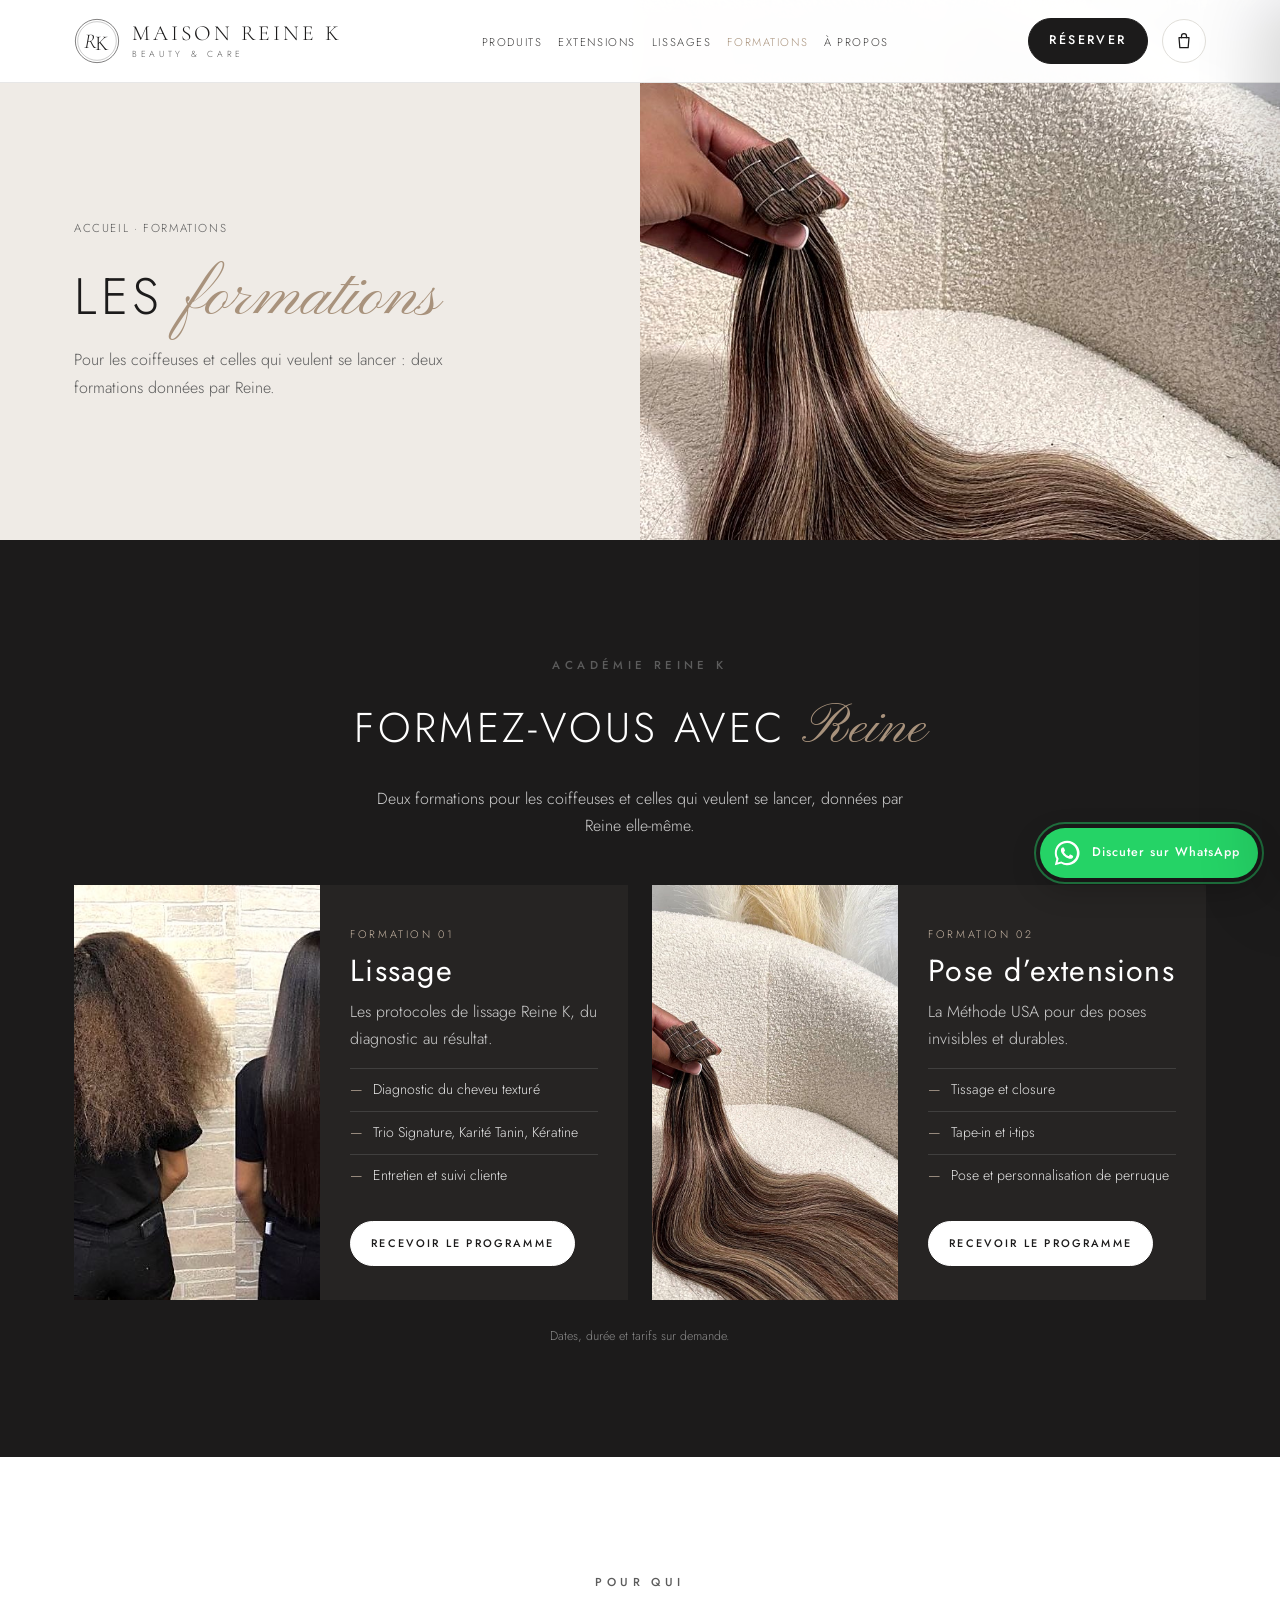
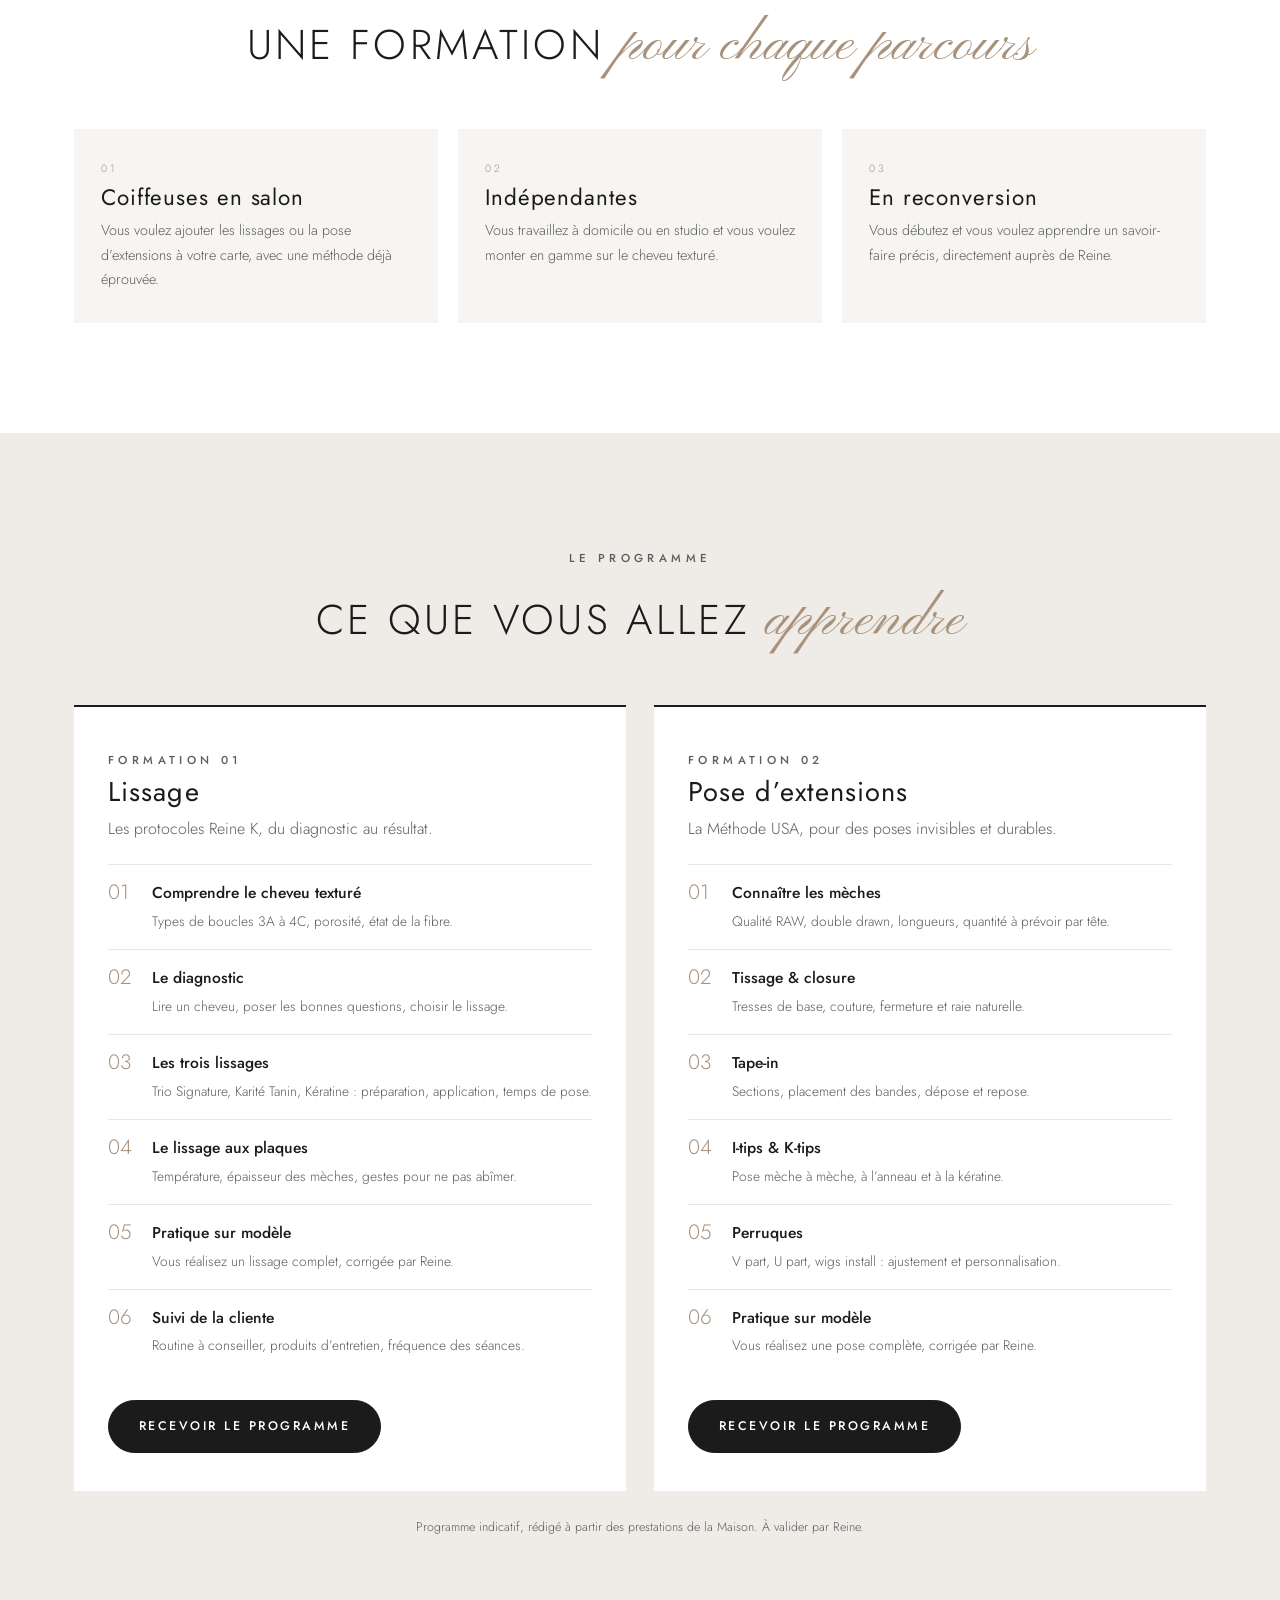
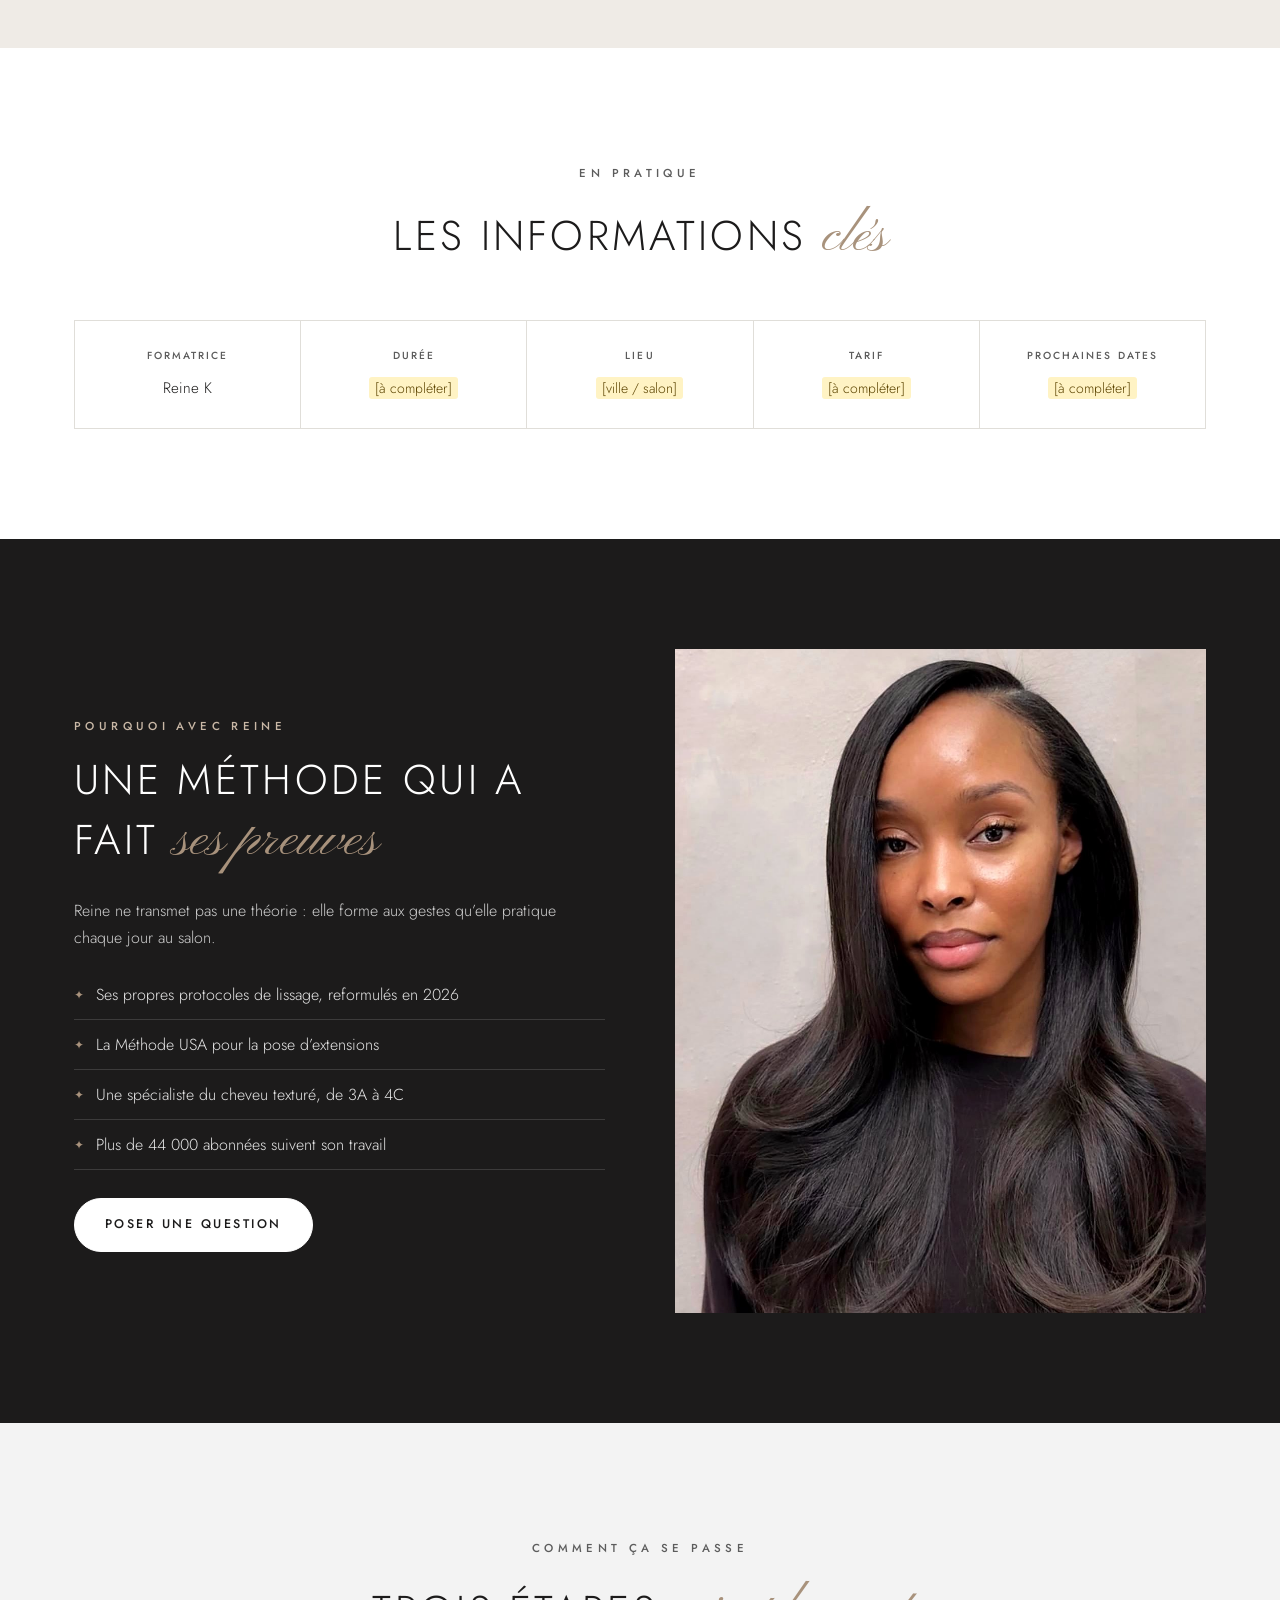
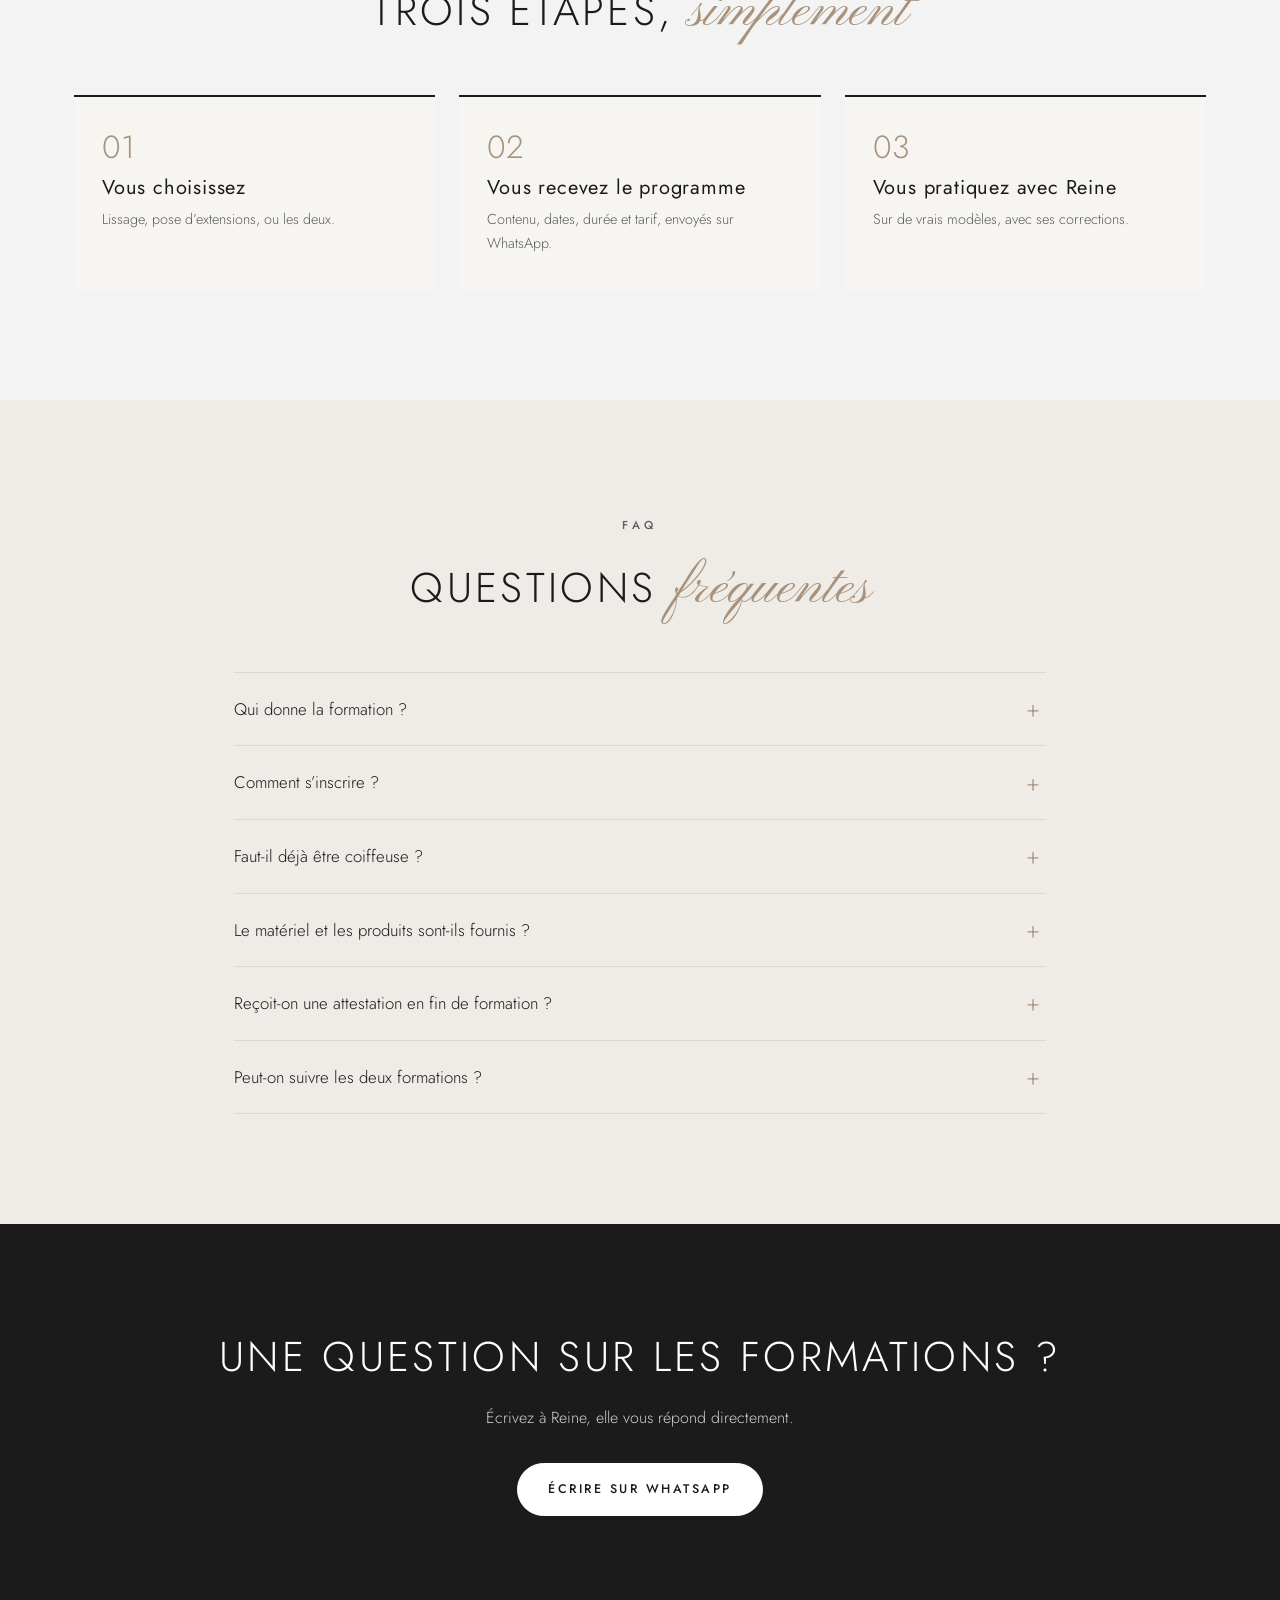
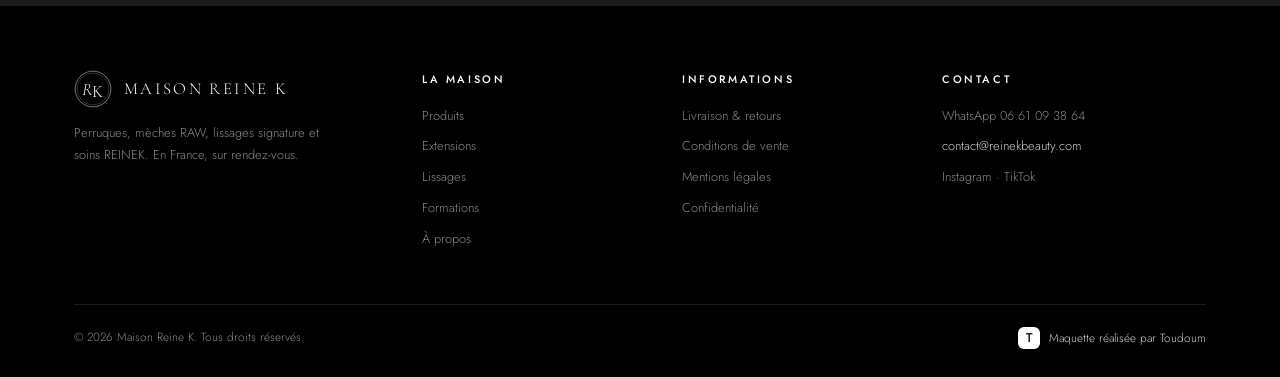
<file: formations.html>
<!DOCTYPE html>
<html lang="fr">
<head>
<meta charset="UTF-8">
<meta name="viewport" content="width=device-width, initial-scale=1.0">
<title>Formations lissage & pose d’extensions | Maison Reine K</title>
<meta name="description" content="Formez-vous avec Reine K : formation Lissage et formation Pose d’extensions (tissage, tape-in, i-tips, perruque). Programme sur demande.">
<link rel="icon" href="data:image/svg+xml,%3Csvg xmlns='http://www.w3.org/2000/svg' viewBox='0 0 100 100'%3E%3Crect width='100' height='100' fill='%231c1b1b'/%3E%3Ctext x='50' y='68' font-size='48' font-family='Georgia' fill='%23fff' text-anchor='middle'%3ERK%3C/text%3E%3C/svg%3E">
<meta property="og:title" content="Formations lissage & pose d’extensions | Maison Reine K">
<meta property="og:description" content="Formez-vous avec Reine K : formation Lissage et formation Pose d’extensions (tissage, tape-in, i-tips, perruque). Programme sur demande.">
<meta property="og:image" content="img/hero-cliente.jpg">
<meta property="og:type" content="website">
<link rel="preconnect" href="https://fonts.googleapis.com">
<link rel="preconnect" href="https://fonts.gstatic.com" crossorigin>
<link href="https://fonts.googleapis.com/css2?family=Cormorant+Garamond:ital,wght@0,400;0,500;0,600;1,400;1,500&family=Jost:wght@300;400;500&family=Pinyon+Script&display=swap" rel="stylesheet">
<link rel="stylesheet" href="css/style.css">
</head>
<body>

<svg width="0" height="0" style="position:absolute">
  <symbol id="rk" viewBox="0 0 100 100">
    <circle cx="50" cy="50" r="47" fill="none" stroke="currentColor" stroke-width="1.2"/>
    <circle cx="50" cy="50" r="42" fill="none" stroke="currentColor" stroke-width=".5"/>
    <text x="36" y="66" font-size="46" fill="currentColor" font-style="italic" text-anchor="middle" font-family="Cormorant Garamond, serif">R</text>
    <text x="61" y="70" font-size="46" fill="currentColor" text-anchor="middle" font-family="Cormorant Garamond, serif">K</text>
  </symbol>
</svg>

<header id="haut">
  <div class="wrap nav">
    <a href="index.html" class="logo" aria-label="Maison Reine K, accueil">
      <svg class="mono"><use href="#rk"/></svg>
      <span class="logo-txt">Maison Reine K<small>Beauty & Care</small></span>
    </a>
    <ul class="menu" id="menu">
      <li><a href="boutique.html">Produits</a></li>
      <li><a href="extensions.html">Extensions</a></li>
      <li><a href="lissages.html">Lissages</a></li>
      <li><a href="formations.html" class="actif">Formations</a></li>
      <li><a href="a-propos.html">À propos</a></li>
    </ul>
    <div class="nav-droite">
      <a href="index.html#rdv" class="btn btn-or">Réserver</a>
      <button class="btn-panier" id="ouvrir-panier" aria-label="Ouvrir le panier">
        <svg viewBox="0 0 24 24" fill="none" stroke="currentColor" stroke-width="1.5" stroke-linecap="round" stroke-linejoin="round"><path d="M6 8h12l-1 12H7L6 8z"/><path d="M9 8V6a3 3 0 0 1 6 0v2"/></svg>
        <span class="nb" id="nb-panier">0</span>
      </button>
      <button class="burger" id="burger" aria-label="Menu"><span></span><span></span><span></span></button>
    </div>
  </div>
</header>

<section class="page-tete avec-photo">
  <div class="pt-grille">
    <div class="pt-txt">
      <p class="fil"><a href="index.html">Accueil</a> · Formations</p>
      <h1>Les <em>formations</em></h1>
      <p>Pour les coiffeuses et celles qui veulent se lancer : deux formations données par Reine.</p>
    </div>
    <div class="visuel"><img src="img/tape-in.jpg" alt="" style="object-position:50% 45%"></div>
  </div>
</section>

<section class="formations" id="formation">
  <div class="wrap">
    <div class="rev" style="text-align:center;margin-bottom:46px">
      <span class="eyebrow">Académie Reine K</span>
      <h2>Formez-vous avec <em>Reine</em></h2>
      <p style="max-width:560px;margin:0 auto">Deux formations pour les coiffeuses et celles qui veulent se lancer, données par Reine elle-même.</p>
    </div>
    <div class="formations-grille">
      <article class="formation-carte rev">
        <div class="visuel"><img src="img/avant-apres-lissage.jpg" alt="Formation lissage Reine K" loading="lazy" style="object-position:50% 40%"></div>
        <div class="corps">
          <span class="num">Formation 01</span>
          <h3>Lissage</h3>
          <p>Les protocoles de lissage Reine K, du diagnostic au résultat.</p>
          <ul><li>Diagnostic du cheveu texturé</li><li>Trio Signature, Karité Tanin, Kératine</li><li>Entretien et suivi cliente</li></ul>
          <a href="https://wa.me/33661093864?text=Bonjour%20Reine%2C%20je%20souhaite%20recevoir%20le%20programme%20de%20la%20formation%20Lissage." class="btn btn-or" target="_blank" rel="noopener">Recevoir le programme</a>
        </div>
      </article>
      <article class="formation-carte rev">
        <div class="visuel"><img src="img/tape-in.jpg" alt="Formation pose d’extensions" loading="lazy" style="object-position:50% 45%"></div>
        <div class="corps">
          <span class="num">Formation 02</span>
          <h3>Pose d’extensions</h3>
          <p>La Méthode USA pour des poses invisibles et durables.</p>
          <ul><li>Tissage et closure</li><li>Tape-in et i-tips</li><li>Pose et personnalisation de perruque</li></ul>
          <a href="https://wa.me/33661093864?text=Bonjour%20Reine%2C%20je%20souhaite%20recevoir%20le%20programme%20de%20la%20formation%20Pose%20d%27extensions." class="btn btn-or" target="_blank" rel="noopener">Recevoir le programme</a>
        </div>
      </article>
    </div>
    <p class="note-maquette">Dates, durée et tarifs sur demande.</p>
  </div>
</section>

<section class="fond-blanc">
  <div class="wrap">
    <div class="titre-bloc rev"><span class="eyebrow">Pour qui</span><h2>Une formation <em>pour chaque parcours</em></h2></div>
    <div class="fiches">
      <article class="fiche rev"><span class="num">01</span><h3>Coiffeuses en salon</h3><p>Vous voulez ajouter les lissages ou la pose d’extensions à votre carte, avec une méthode déjà éprouvée.</p></article>
      <article class="fiche rev"><span class="num">02</span><h3>Indépendantes</h3><p>Vous travaillez à domicile ou en studio et vous voulez monter en gamme sur le cheveu texturé.</p></article>
      <article class="fiche rev"><span class="num">03</span><h3>En reconversion</h3><p>Vous débutez et vous voulez apprendre un savoir-faire précis, directement auprès de Reine.</p></article>
    </div>
    
  </div>
</section>

<section class="fond-sable" id="programme">
  <div class="wrap">
    <div class="titre-bloc rev"><span class="eyebrow">Le programme</span><h2>Ce que vous allez <em>apprendre</em></h2></div>
    <div class="programme">
      <article class="prog rev">
        <span class="eyebrow">Formation 01</span>
        <h3>Lissage</h3>
        <p>Les protocoles Reine K, du diagnostic au résultat.</p>
        <ol><li><div><b>Comprendre le cheveu texturé</b><span>Types de boucles 3A à 4C, porosité, état de la fibre.</span></div></li><li><div><b>Le diagnostic</b><span>Lire un cheveu, poser les bonnes questions, choisir le lissage.</span></div></li><li><div><b>Les trois lissages</b><span>Trio Signature, Karité Tanin, Kératine : préparation, application, temps de pose.</span></div></li><li><div><b>Le lissage aux plaques</b><span>Température, épaisseur des mèches, gestes pour ne pas abîmer.</span></div></li><li><div><b>Pratique sur modèle</b><span>Vous réalisez un lissage complet, corrigée par Reine.</span></div></li><li><div><b>Suivi de la cliente</b><span>Routine à conseiller, produits d’entretien, fréquence des séances.</span></div></li></ol>
        <p style="margin-top:26px"><a href="https://wa.me/33661093864?text=Bonjour%20Reine%2C%20je%20souhaite%20recevoir%20le%20programme%20de%20la%20formation%20Lissage." class="btn btn-or" target="_blank" rel="noopener">Recevoir le programme</a></p>
      </article>
      <article class="prog rev">
        <span class="eyebrow">Formation 02</span>
        <h3>Pose d’extensions</h3>
        <p>La Méthode USA, pour des poses invisibles et durables.</p>
        <ol><li><div><b>Connaître les mèches</b><span>Qualité RAW, double drawn, longueurs, quantité à prévoir par tête.</span></div></li><li><div><b>Tissage & closure</b><span>Tresses de base, couture, fermeture et raie naturelle.</span></div></li><li><div><b>Tape-in</b><span>Sections, placement des bandes, dépose et repose.</span></div></li><li><div><b>I-tips & K-tips</b><span>Pose mèche à mèche, à l’anneau et à la kératine.</span></div></li><li><div><b>Perruques</b><span>V part, U part, wigs install : ajustement et personnalisation.</span></div></li><li><div><b>Pratique sur modèle</b><span>Vous réalisez une pose complète, corrigée par Reine.</span></div></li></ol>
        <p style="margin-top:26px"><a href="https://wa.me/33661093864?text=Bonjour%20Reine%2C%20je%20souhaite%20recevoir%20le%20programme%20de%20la%20formation%20Pose%20d%27extensions." class="btn btn-or" target="_blank" rel="noopener">Recevoir le programme</a></p>
      </article>
    </div>
    <p class="note-maquette">Programme indicatif, rédigé à partir des prestations de la Maison. À valider par Reine.</p>
  </div>
</section>

<section class="fond-blanc">
  <div class="wrap">
    <div class="titre-bloc rev"><span class="eyebrow">En pratique</span><h2>Les informations <em>clés</em></h2></div>
    <div class="cles rev">
      <div><b>Formatrice</b><span>Reine K</span></div>
      <div><b>Durée</b><span><mark class="a-completer">[à compléter]</mark></span></div>
      <div><b>Lieu</b><span><mark class="a-completer">[ville / salon]</mark></span></div>
      <div><b>Tarif</b><span><mark class="a-completer">[à compléter]</mark></span></div>
      <div><b>Prochaines dates</b><span><mark class="a-completer">[à compléter]</mark></span></div>
    </div>
  </div>
</section>

<section class="fond-noir">
  <div class="wrap volet inverse">
    <div class="volet-img rev"><div class="visuel"><img src="img/hero-cliente.jpg" alt="" loading="lazy" style="object-position:50% 22%"></div></div>
    <div class="rev">
      <span class="eyebrow">Pourquoi avec Reine</span>
      <h2>Une méthode qui a fait <em>ses preuves</em></h2>
      <p>Reine ne transmet pas une théorie : elle forme aux gestes qu’elle pratique chaque jour au salon.</p>
      <ul class="points"><li>Ses propres protocoles de lissage, reformulés en 2026</li><li>La Méthode USA pour la pose d’extensions</li><li>Une spécialiste du cheveu texturé, de 3A à 4C</li><li>Plus de 44 000 abonnées suivent son travail</li></ul>
      <div class="ctas"><a href="https://wa.me/33661093864?text=Bonjour%20Reine%2C%20j%27ai%20une%20question%20sur%20vos%20formations." class="btn btn-or" target="_blank" rel="noopener">Poser une question</a></div>
    </div>
  </div>
</section>

<section class="etapes fond-gris">
  <div class="wrap">
    <div class="titre-bloc rev"><span class="eyebrow">Comment ça se passe</span><h2>Trois étapes, <em>simplement</em></h2></div>
    <div class="etapes-grille"><div class="rev"><b>01</b><h3>Vous choisissez</h3><p>Lissage, pose d’extensions, ou les deux.</p></div><div class="rev"><b>02</b><h3>Vous recevez le programme</h3><p>Contenu, dates, durée et tarif, envoyés sur WhatsApp.</p></div><div class="rev"><b>03</b><h3>Vous pratiquez avec Reine</h3><p>Sur de vrais modèles, avec ses corrections.</p></div></div>
    
  </div>
</section>

<section class="faq fond-sable">
  <div class="wrap">
    <div class="titre-bloc rev"><span class="eyebrow">FAQ</span><h2>Questions <em>fréquentes</em></h2></div>
    <div class="rev">
<details><summary>Qui donne la formation ?</summary><p>Reine elle-même.</p></details>
<details><summary>Comment s’inscrire ?</summary><p>Écrivez à Reine sur WhatsApp au 06 61 09 38 64. Elle vous envoie le programme, les dates et le tarif.</p></details>
<details><summary>Faut-il déjà être coiffeuse ?</summary><p><mark class="a-completer">[niveau requis à confirmer par Reine]</mark></p></details>
<details><summary>Le matériel et les produits sont-ils fournis ?</summary><p><mark class="a-completer">[à confirmer par Reine]</mark></p></details>
<details><summary>Reçoit-on une attestation en fin de formation ?</summary><p><mark class="a-completer">[à confirmer par Reine]</mark></p></details>
<details><summary>Peut-on suivre les deux formations ?</summary><p>Oui, les deux formations sont indépendantes. Dites à Reine celles qui vous intéressent.</p></details>
    </div>
  </div>
</section>

<section class="appel">
  <div class="wrap rev">
    <h2>Une question sur les formations ?</h2>
    <p>Écrivez à Reine, elle vous répond directement.</p>
    <div class="ctas"><a href="https://wa.me/33661093864?text=Bonjour%20Reine%2C%20j%27ai%20une%20question%20sur%20vos%20formations." class="btn btn-or" target="_blank" rel="noopener">Écrire sur WhatsApp</a></div>
  </div>
</section>

<footer>
  <div class="wrap">
    <div class="pied-grille">
      <div>
        <a href="index.html" class="logo"><svg class="mono" style="width:38px;height:38px"><use href="#rk"/></svg><span class="logo-txt" style="font-size:1.05rem">Maison Reine K</span></a>
        <p>Perruques, mèches RAW, lissages signature et soins REINEK. En France, sur rendez-vous.</p>
      </div>
      <div>
        <h4>La Maison</h4>
        <ul>
          <li><a href="boutique.html">Produits</a></li>
          <li><a href="extensions.html">Extensions</a></li>
          <li><a href="lissages.html">Lissages</a></li>
          <li><a href="formations.html">Formations</a></li>
          <li><a href="a-propos.html">À propos</a></li>
        </ul>
      </div>
      <div>
        <h4>Informations</h4>
        <ul>
          <li><a href="livraison-retours.html">Livraison & retours</a></li>
          <li><a href="cgv.html">Conditions de vente</a></li>
          <li><a href="mentions-legales.html">Mentions légales</a></li>
          <li><a href="confidentialite.html">Confidentialité</a></li>
        </ul>
      </div>
      <div>
        <h4>Contact</h4>
        <ul>
          <li><a href="https://wa.me/33661093864" target="_blank" rel="noopener">WhatsApp 06 61 09 38 64</a></li>
          <li><a href="mailto:contact@reinekbeauty.com">contact@reinekbeauty.com</a></li>
          <li><a href="https://www.instagram.com/reinek_beauty/" target="_blank" rel="noopener">Instagram</a> · <a href="https://www.tiktok.com/@reinekbeauty" target="_blank" rel="noopener">TikTok</a></li>
        </ul>
      </div>
    </div>
    <div class="pied-bas"><span>© 2026 Maison Reine K. Tous droits réservés.</span><span class="signe-toudoum"><i>T</i>Maquette réalisée par Toudoum</span></div>
  </div>
</footer>

<a href="https://wa.me/33661093864?text=Bonjour%20Maison%20Reine%20K%2C%20j%27aimerais%20un%20renseignement." class="wa-flottant" target="_blank" rel="noopener" aria-label="Discuter sur WhatsApp">
  <svg viewBox="0 0 32 32" fill="currentColor" aria-hidden="true"><path d="M16 3C8.8 3 3 8.8 3 16c0 2.3.6 4.5 1.7 6.4L3 29l6.8-1.8A13 13 0 1 0 16 3zm0 23.7c-2 0-3.9-.5-5.6-1.5l-.4-.2-4 1 1.1-3.9-.3-.4A10.7 10.7 0 1 1 16 26.7zm5.9-8c-.3-.2-1.9-.9-2.2-1-.3-.1-.5-.2-.7.2l-1 1.2c-.2.2-.4.2-.7.1-.3-.2-1.4-.5-2.6-1.6-1-.9-1.6-1.9-1.8-2.3-.2-.3 0-.5.1-.6l.5-.6.3-.5c.1-.2 0-.4 0-.6l-1-2.4c-.3-.6-.5-.5-.7-.5h-.6c-.2 0-.6.1-.9.4-.3.3-1.1 1.1-1.1 2.7s1.2 3.1 1.3 3.3c.2.2 2.3 3.5 5.5 4.9.8.3 1.4.5 1.8.7.8.2 1.5.2 2 .1.6-.1 1.9-.8 2.2-1.5.3-.8.3-1.4.2-1.5-.1-.2-.3-.3-.6-.4z"/></svg>
  <span>Discuter sur WhatsApp</span>
</a>

<div class="voile" id="voile"></div>
<aside class="tiroir" id="tiroir" aria-label="Panier" aria-hidden="true">
  <div class="tiroir-tete"><h3>Votre panier</h3><button class="tiroir-fermer" id="fermer-panier" aria-label="Fermer">×</button></div>
  <div class="tiroir-corps" id="lignes"></div>
  <div class="tiroir-pied" id="pied-panier">
    <div class="total-ligne"><span>Sous-total</span><b id="total-panier">0 €</b></div>
    <p class="info">Livraison calculée à l’étape suivante. Paiement sécurisé par Stripe.</p>
    <button type="button" class="btn btn-payer" id="payer">
      <svg viewBox="0 0 24 24" fill="none" stroke="currentColor" stroke-width="1.8" stroke-linecap="round" stroke-linejoin="round"><rect x="5" y="11" width="14" height="9" rx="2"/><path d="M8 11V8a4 4 0 0 1 8 0v3"/></svg>
      Payer par carte
    </button>
    <a href="#" class="btn btn-sombre" id="payer-wa" target="_blank" rel="noopener">Commander sur WhatsApp</a>
    <div class="moyens"><span>VISA</span><span>MASTERCARD</span><span>CB</span><span>APPLE PAY</span><span>GOOGLE PAY</span></div>
  </div>
</aside>

<div class="paiement" id="paiement" aria-hidden="true">
  <div class="pay-grille" id="pay-form">
    <div class="pay-gauche">
      <button class="pay-retour" id="pay-retour">← Retour au site</button>
      <div class="pay-marchand">Maison Reine K</div>
      <div class="pay-total" id="pay-total">0,00 €</div>
      <div id="pay-items"></div>
    </div>
    <div class="pay-droite">
      <label class="pay-champ">E-mail<div>vous@exemple.com</div></label>
      <label class="pay-champ">Informations de carte<div>1234 1234 1234 1234 &nbsp; MM / AA &nbsp; CVC</div></label>
      <label class="pay-champ">Nom du titulaire<div>Nom complet</div></label>
      <label class="pay-champ">Adresse de livraison<div>Adresse, code postal, ville</div></label>
      <button class="pay-ok" id="pay-ok">Payer</button>
      <p class="pay-note">Propulsé par Stripe · Conditions · Confidentialité</p>
    </div>
  </div>
  <div class="pay-merci" id="pay-merci">
    <div class="rond">✓</div>
    <h2 style="margin-bottom:10px">Merci pour votre <em>commande</em></h2>
    <p style="max-width:440px;margin:0 auto 26px">Un e-mail de confirmation vous est envoyé. Maison Reine K prépare votre colis. </p>
    <button class="btn btn-sombre" id="pay-fin" style="cursor:pointer">Retour au site</button>
  </div>
</div>

<div class="barre-mobile">
  <a href="#" id="ouvrir-panier-mobile">Panier (<span id="nb-panier-m">0</span>)</a>
  <a href="https://wa.me/33661093864?text=Bonjour%20Maison%20Reine%20K%2C%20je%20souhaite%20prendre%20rendez-vous." target="_blank" rel="noopener">Réserver</a>
</div>

<script src="js/site.js"></script>
</body>
</html>
</file>
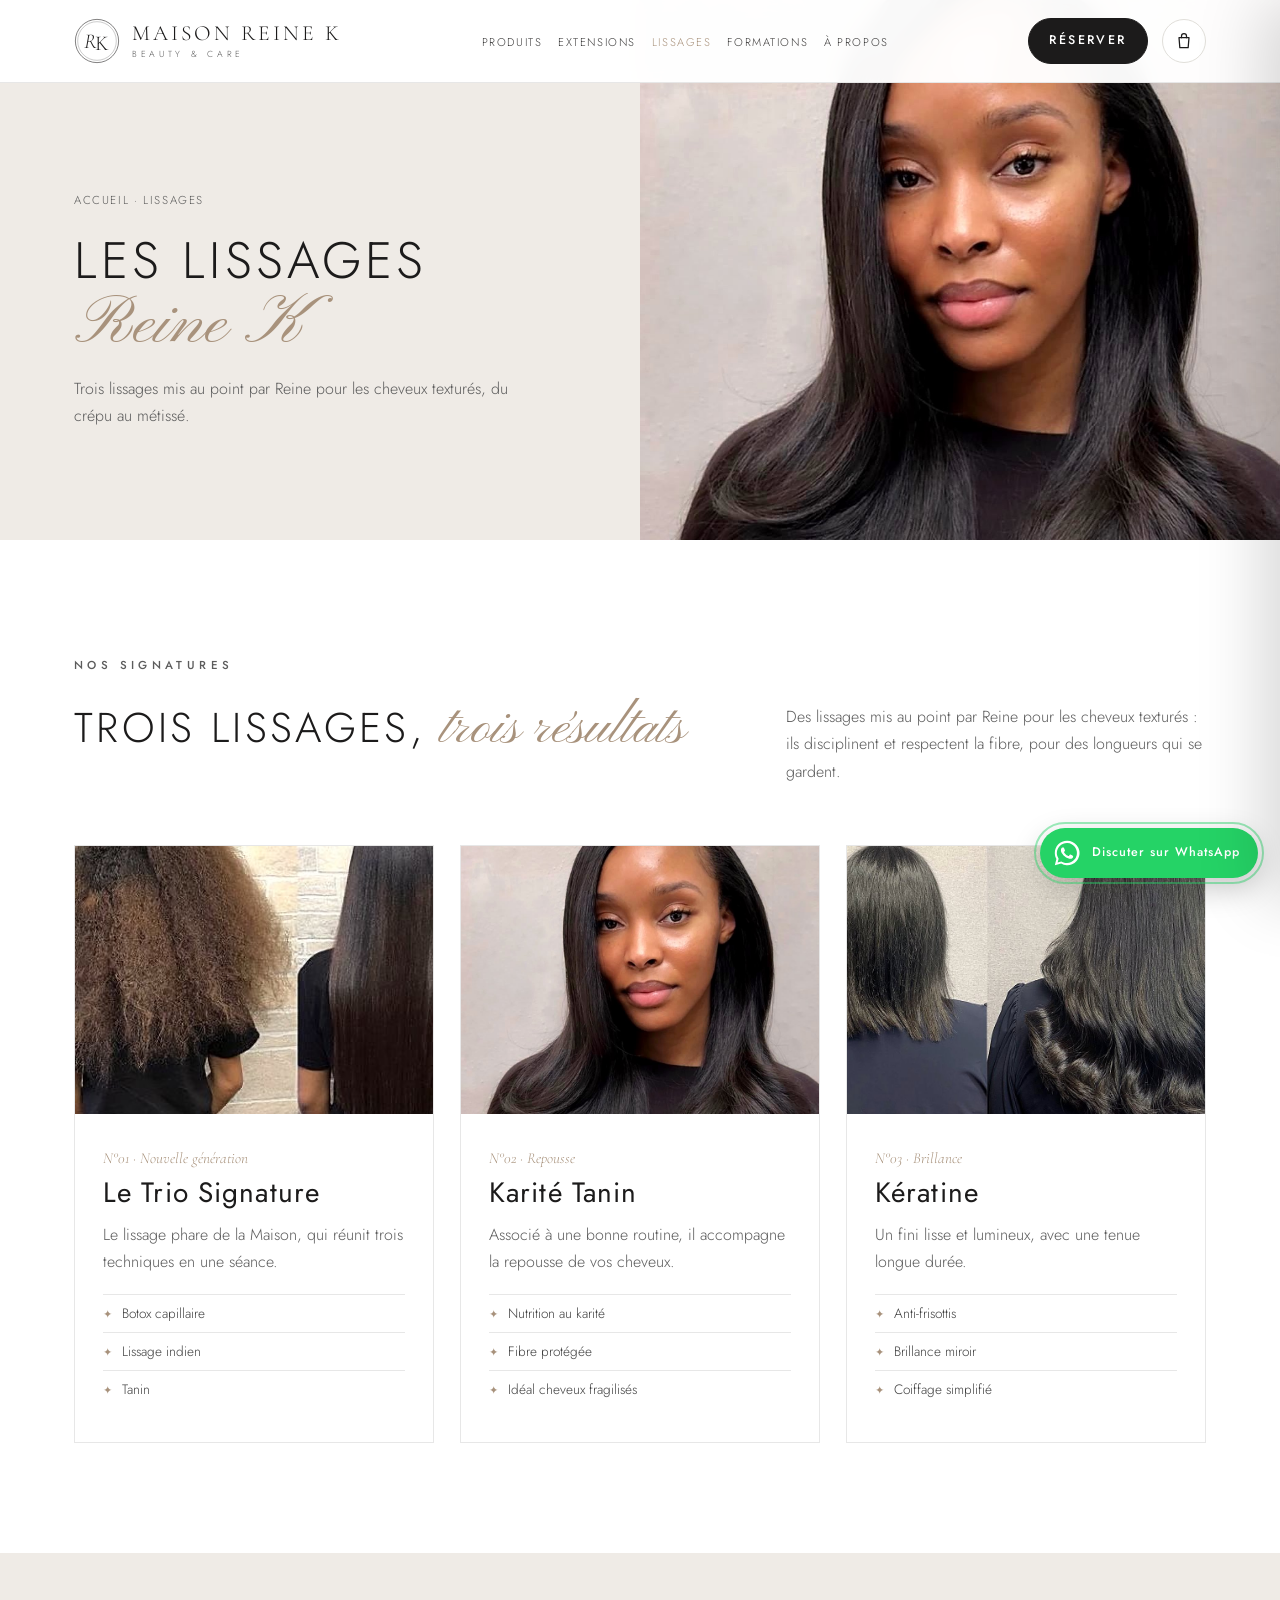
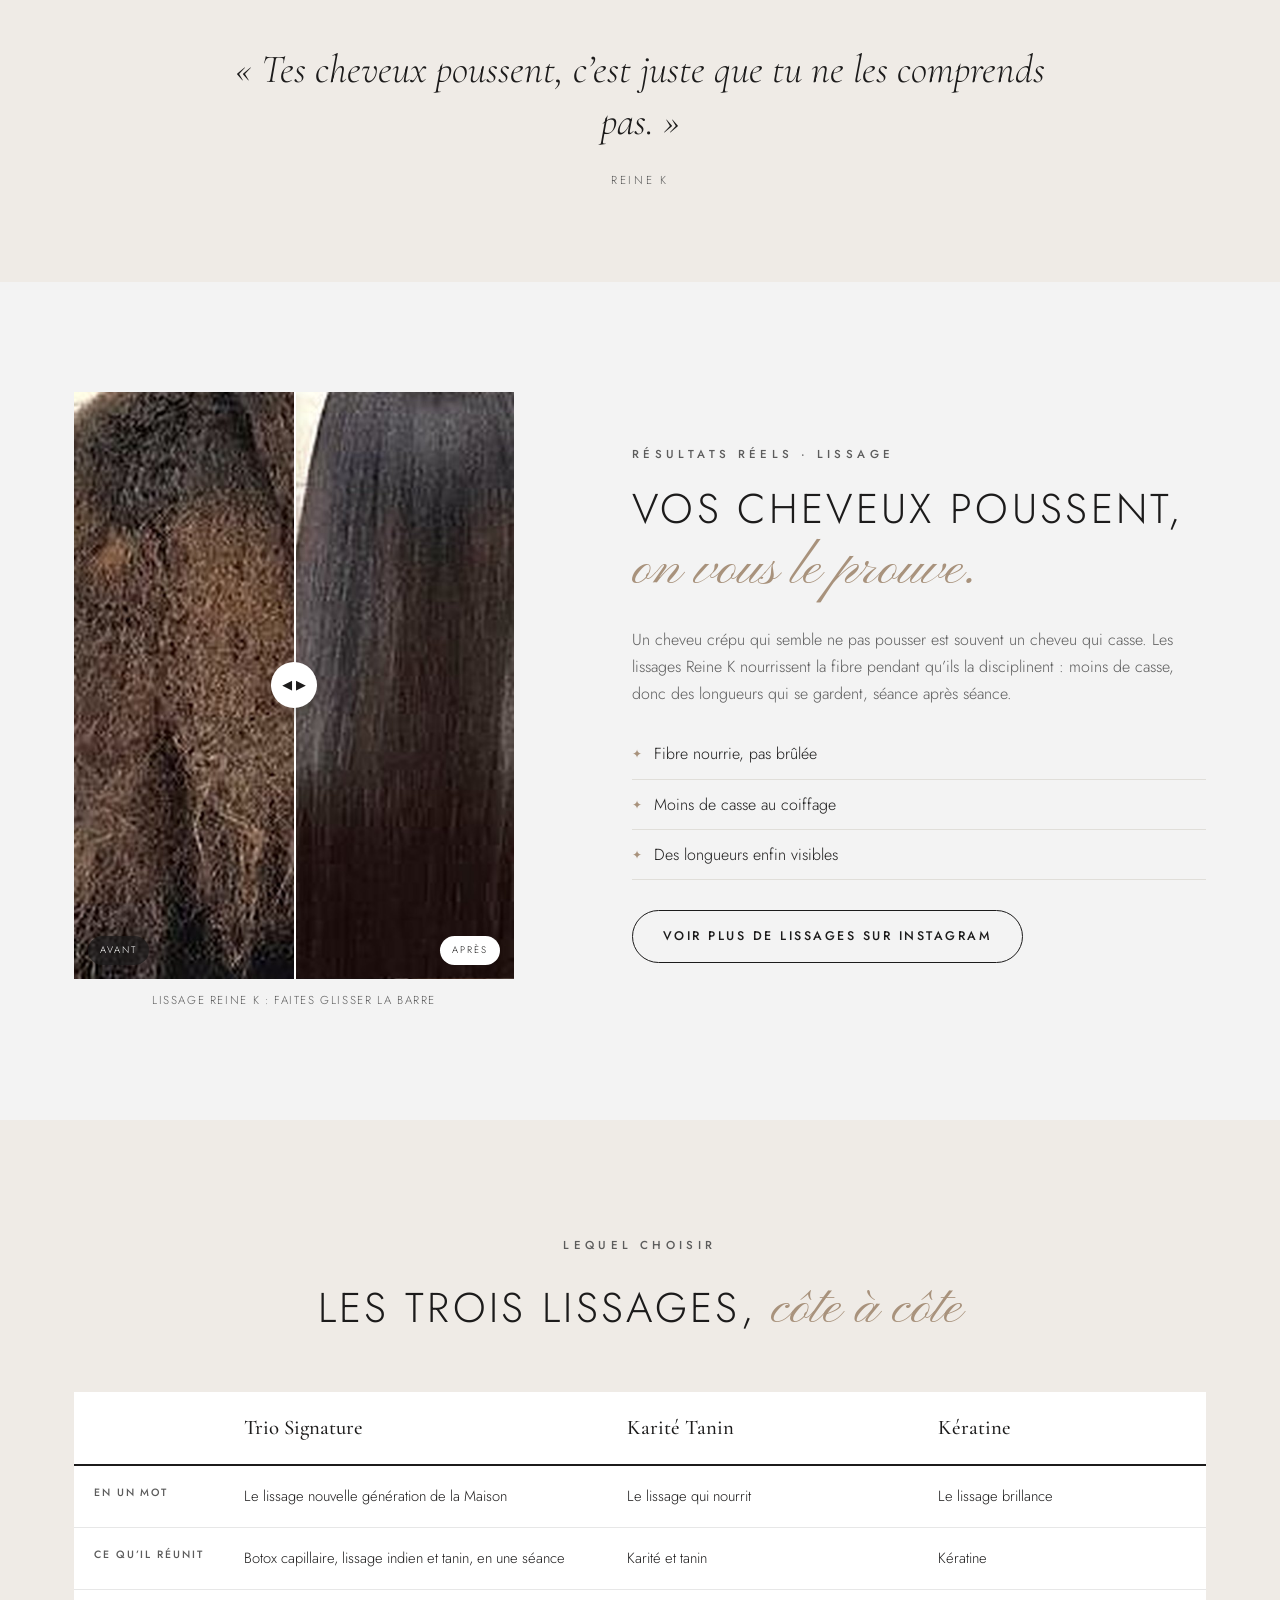
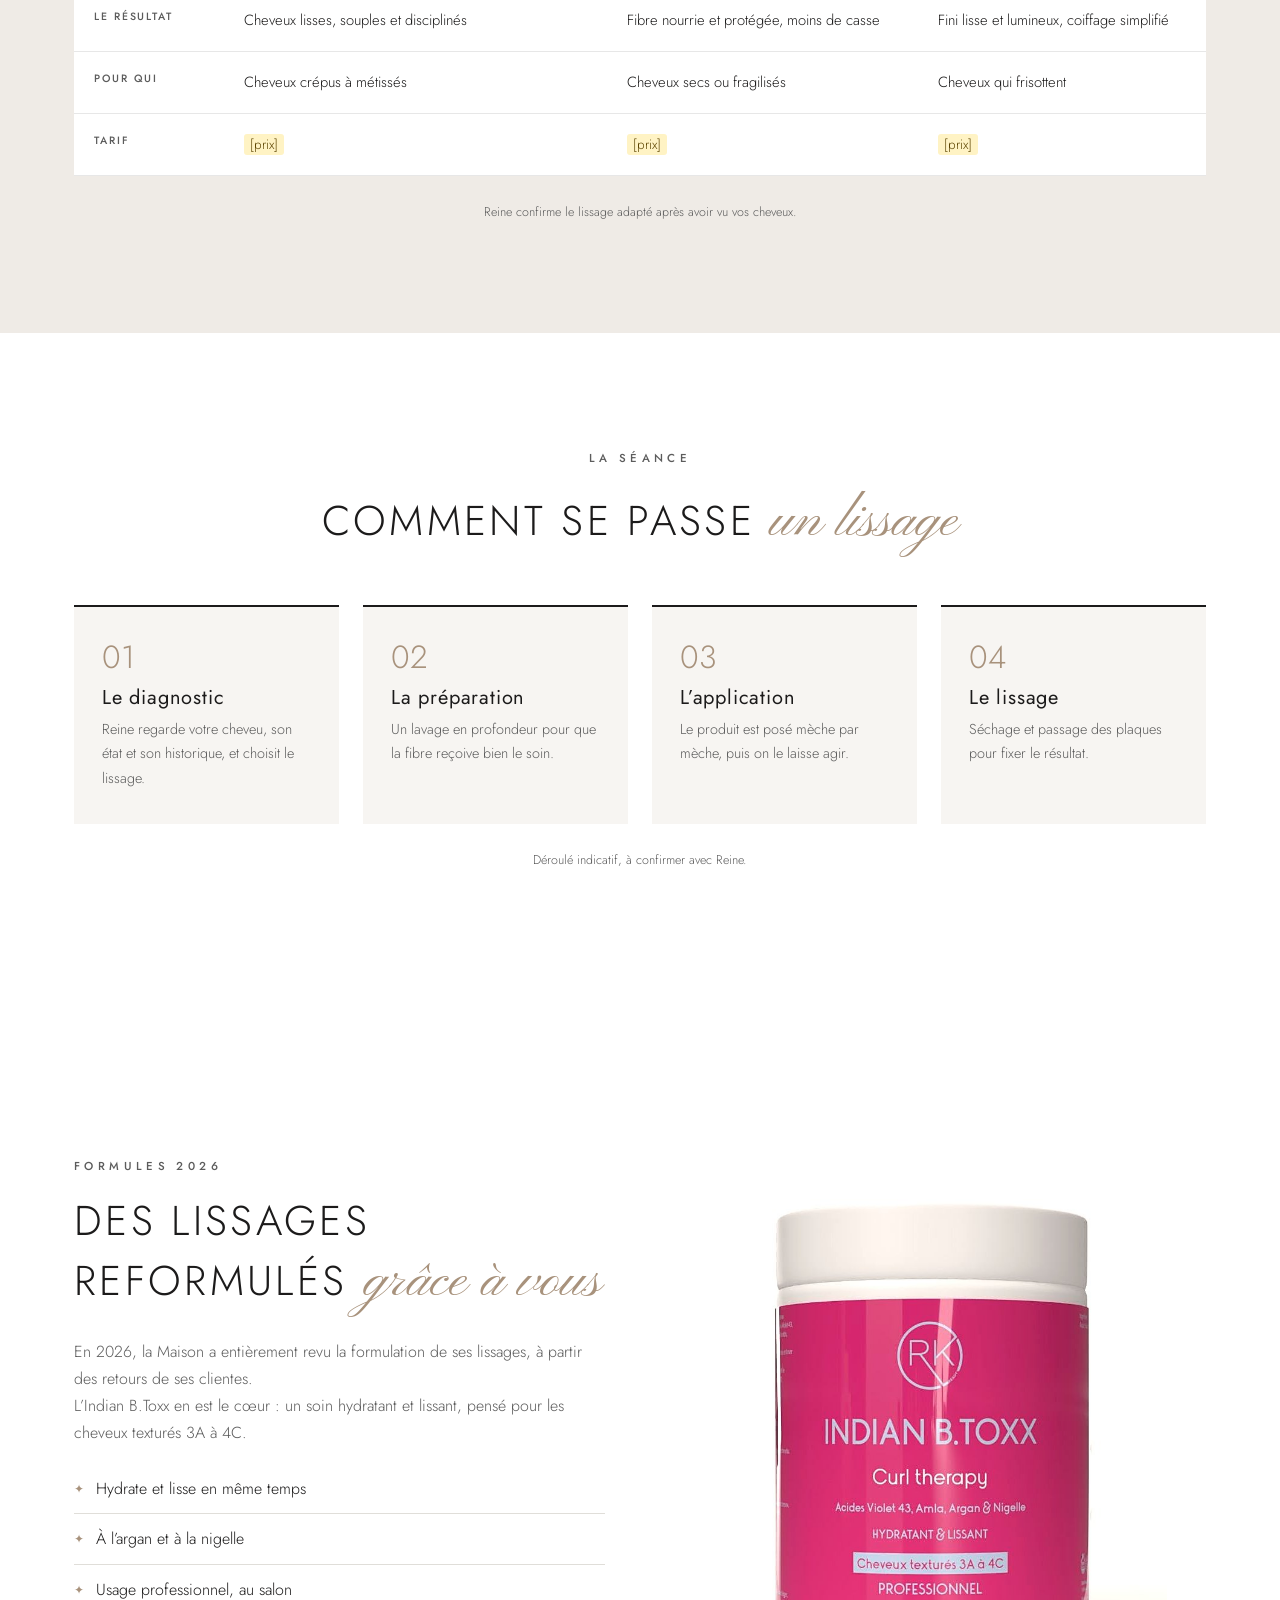
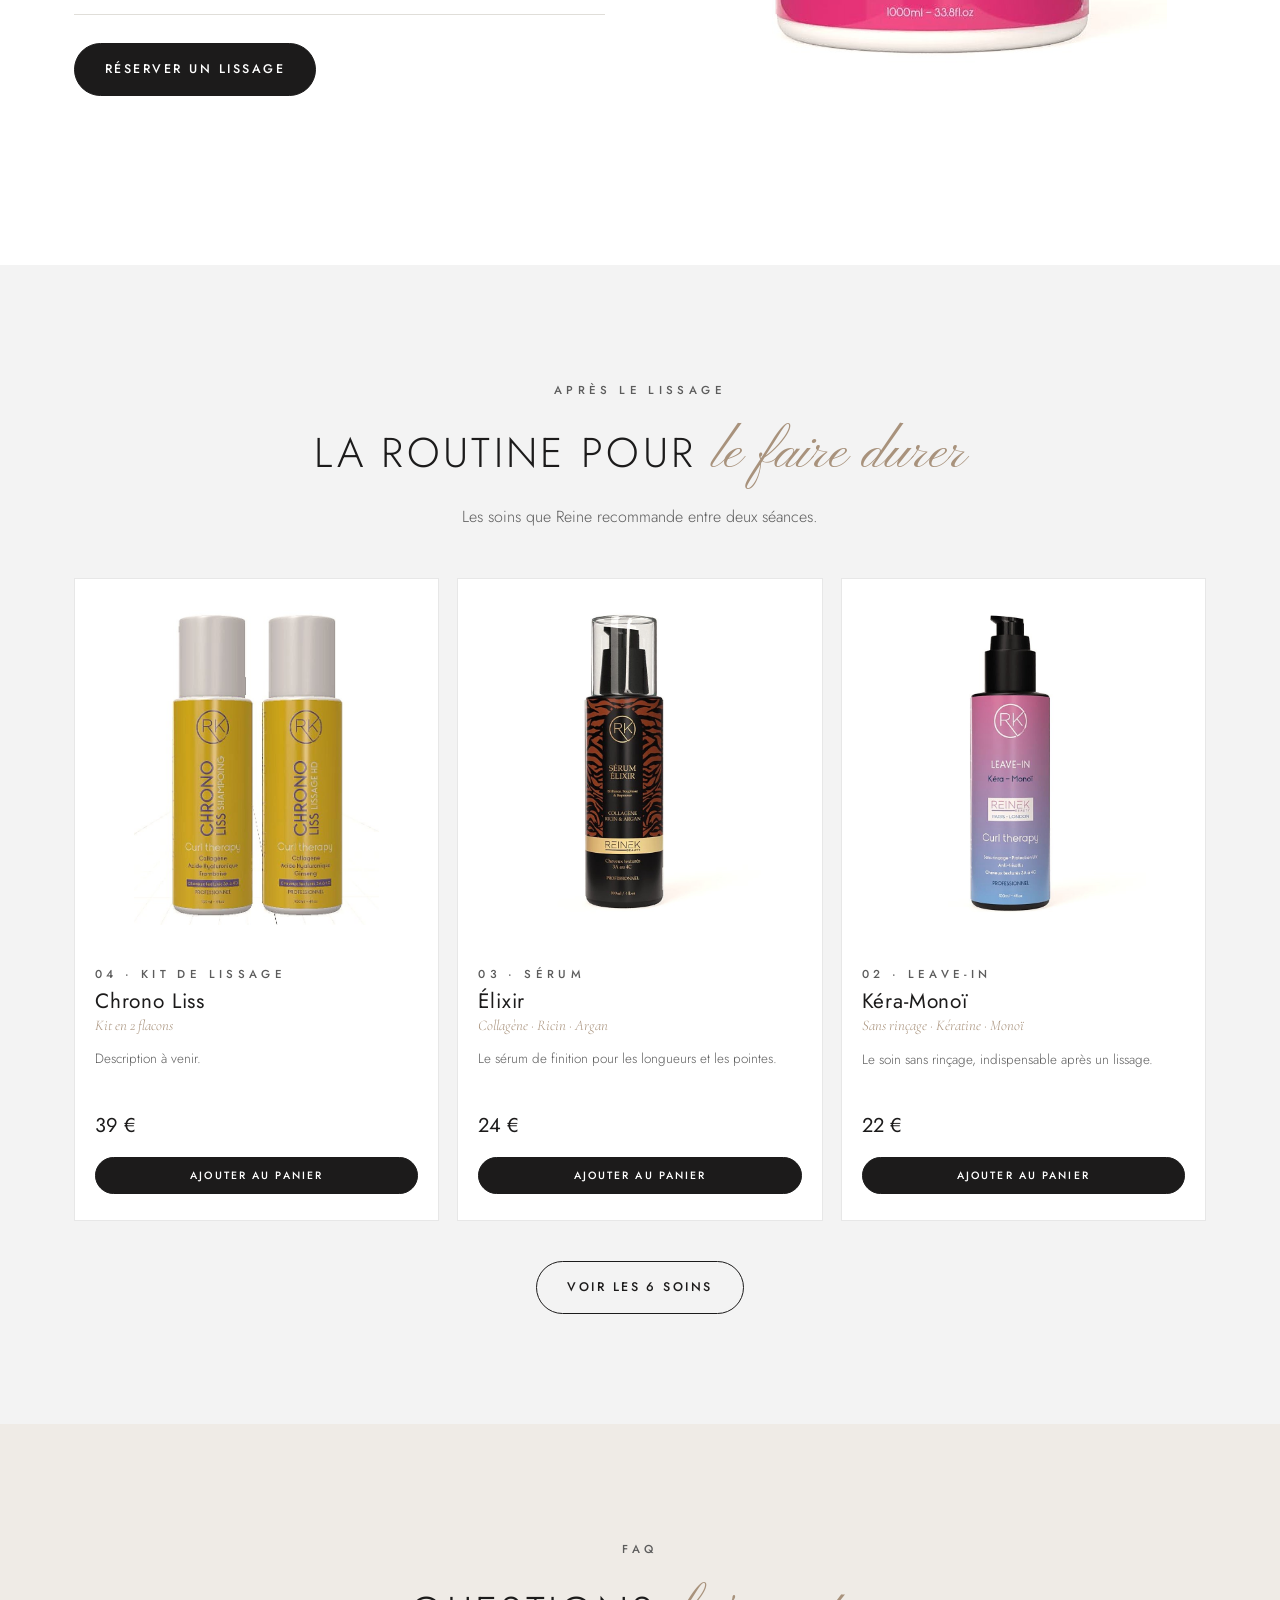
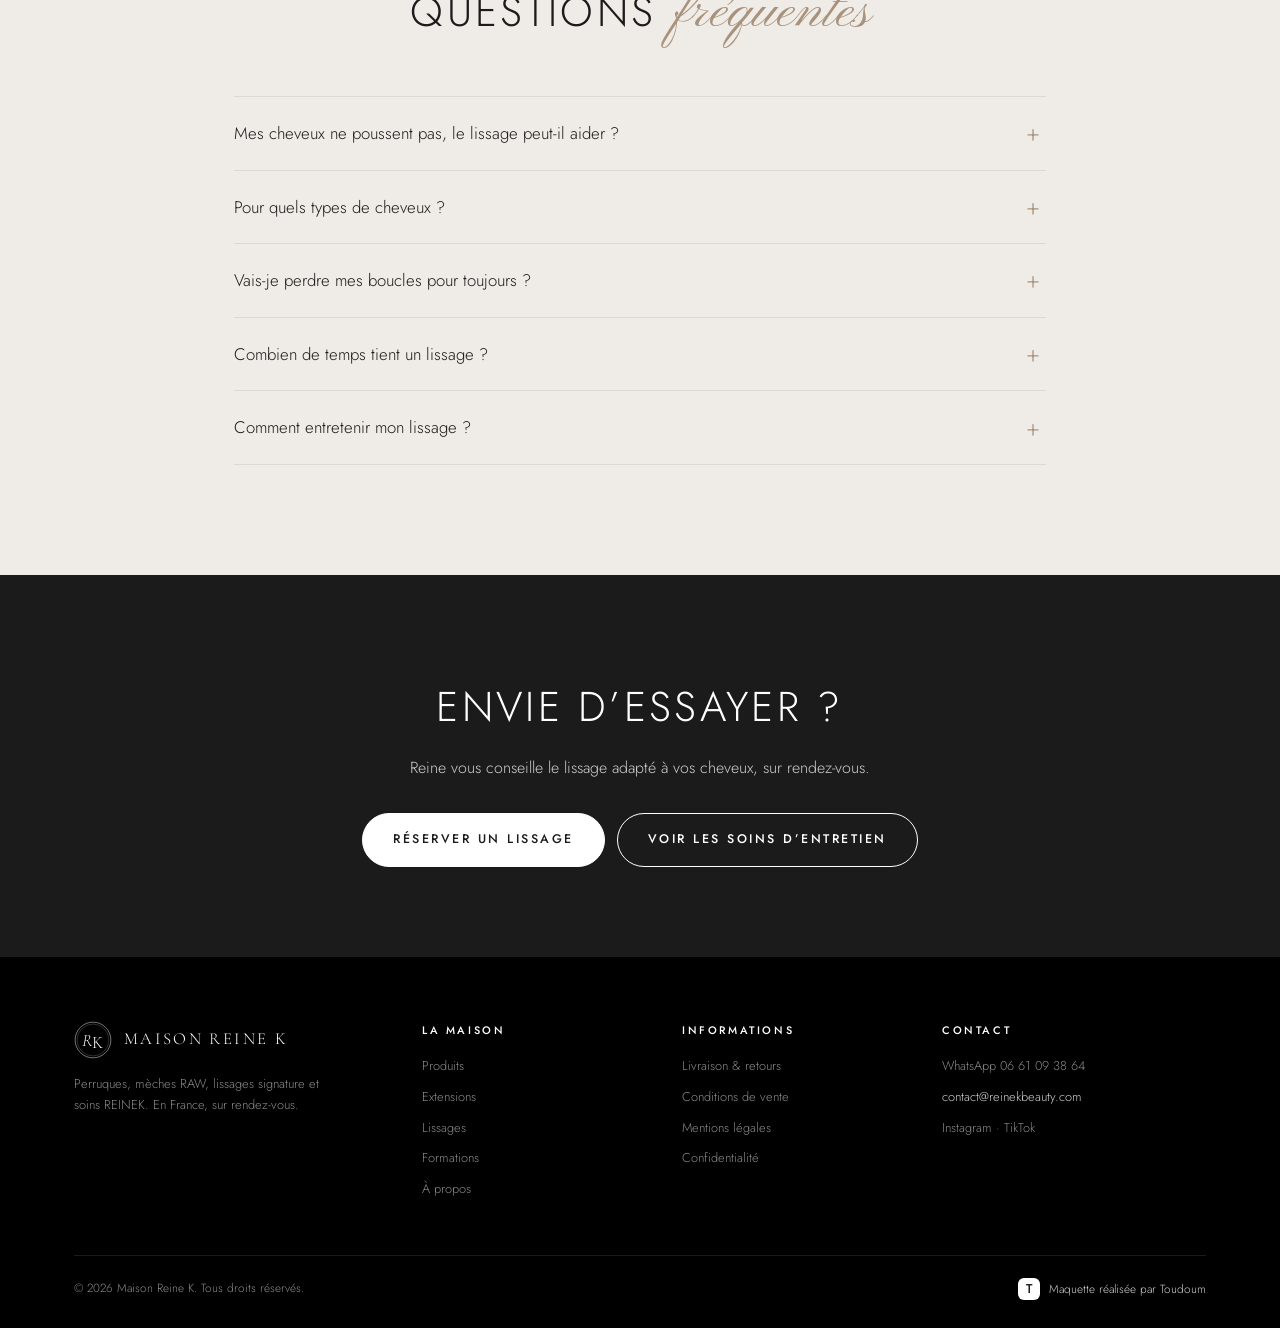
<file: lissages.html>
<!DOCTYPE html>
<html lang="fr">
<head>
<meta charset="UTF-8">
<meta name="viewport" content="width=device-width, initial-scale=1.0">
<title>Lissages Reine K — Trio Signature, Karité Tanin, Kératine | Maison Reine K</title>
<meta name="description" content="Les lissages mis au point par Reine K pour les cheveux texturés : Trio Signature, Karité Tanin, Kératine. Avant / après réels. En France, sur rendez-vous.">
<link rel="icon" href="data:image/svg+xml,%3Csvg xmlns='http://www.w3.org/2000/svg' viewBox='0 0 100 100'%3E%3Crect width='100' height='100' fill='%231c1b1b'/%3E%3Ctext x='50' y='68' font-size='48' font-family='Georgia' fill='%23fff' text-anchor='middle'%3ERK%3C/text%3E%3C/svg%3E">
<meta property="og:title" content="Lissages Reine K — Trio Signature, Karité Tanin, Kératine | Maison Reine K">
<meta property="og:description" content="Les lissages mis au point par Reine K pour les cheveux texturés : Trio Signature, Karité Tanin, Kératine. Avant / après réels. En France, sur rendez-vous.">
<meta property="og:image" content="img/hero-cliente.jpg">
<meta property="og:type" content="website">
<link rel="preconnect" href="https://fonts.googleapis.com">
<link rel="preconnect" href="https://fonts.gstatic.com" crossorigin>
<link href="https://fonts.googleapis.com/css2?family=Cormorant+Garamond:ital,wght@0,400;0,500;0,600;1,400;1,500&family=Jost:wght@300;400;500&family=Pinyon+Script&display=swap" rel="stylesheet">
<link rel="stylesheet" href="css/style.css">
</head>
<body>

<svg width="0" height="0" style="position:absolute">
  <symbol id="rk" viewBox="0 0 100 100">
    <circle cx="50" cy="50" r="47" fill="none" stroke="currentColor" stroke-width="1.2"/>
    <circle cx="50" cy="50" r="42" fill="none" stroke="currentColor" stroke-width=".5"/>
    <text x="36" y="66" font-size="46" fill="currentColor" font-style="italic" text-anchor="middle" font-family="Cormorant Garamond, serif">R</text>
    <text x="61" y="70" font-size="46" fill="currentColor" text-anchor="middle" font-family="Cormorant Garamond, serif">K</text>
  </symbol>
</svg>

<header id="haut">
  <div class="wrap nav">
    <a href="index.html" class="logo" aria-label="Maison Reine K, accueil">
      <svg class="mono"><use href="#rk"/></svg>
      <span class="logo-txt">Maison Reine K<small>Beauty & Care</small></span>
    </a>
    <ul class="menu" id="menu">
      <li><a href="boutique.html">Produits</a></li>
      <li><a href="extensions.html">Extensions</a></li>
      <li><a href="lissages.html" class="actif">Lissages</a></li>
      <li><a href="formations.html">Formations</a></li>
      <li><a href="a-propos.html">À propos</a></li>
    </ul>
    <div class="nav-droite">
      <a href="index.html#rdv" class="btn btn-or">Réserver</a>
      <button class="btn-panier" id="ouvrir-panier" aria-label="Ouvrir le panier">
        <svg viewBox="0 0 24 24" fill="none" stroke="currentColor" stroke-width="1.5" stroke-linecap="round" stroke-linejoin="round"><path d="M6 8h12l-1 12H7L6 8z"/><path d="M9 8V6a3 3 0 0 1 6 0v2"/></svg>
        <span class="nb" id="nb-panier">0</span>
      </button>
      <button class="burger" id="burger" aria-label="Menu"><span></span><span></span><span></span></button>
    </div>
  </div>
</header>

<section class="page-tete avec-photo">
  <div class="pt-grille">
    <div class="pt-txt">
      <p class="fil"><a href="index.html">Accueil</a> · Lissages</p>
      <h1>Les lissages <em>Reine K</em></h1>
      <p>Trois lissages mis au point par Reine pour les cheveux texturés, du crépu au métissé.</p>
    </div>
    <div class="visuel"><img src="img/hero-cliente.jpg" alt="" style="object-position:50% 22%"></div>
  </div>
</section>

<section class="sombre" id="lissages">
  <div class="wrap">
    <div class="entete rev">
      <div><span class="eyebrow">Nos signatures</span><h2>Trois lissages, <em>trois résultats</em></h2></div>
      <p>Des lissages mis au point par Reine pour les cheveux texturés : ils disciplinent et respectent la fibre, pour des longueurs qui se gardent.</p>
    </div>
    <div class="lissages">
      <article class="carte-l rev">
        <div class="visuel"><img src="img/avant-apres-lissage.jpg" alt="Avant / après : cheveux crépus lissés" loading="lazy" style="object-position:50% 45%"></div>
        <div class="corps">
          <span class="num">N°01 · Nouvelle génération</span>
          <h3>Le Trio Signature</h3>
          <p>Le lissage phare de la Maison, qui réunit trois techniques en une séance.</p>
          <ul><li>Botox capillaire</li><li>Lissage indien</li><li>Tanin</li></ul>
        </div>
      </article>
      <article class="carte-l rev">
        <div class="visuel bx"><img src="img/hero-cliente.jpg" alt="Cheveux lissés, longueurs brillantes" loading="lazy" style="object-position:50% 30%"></div>
        <div class="corps">
          <span class="num">N°02 · Repousse</span>
          <h3>Karité Tanin</h3>
          <p>Associé à une bonne routine, il accompagne la repousse de vos cheveux.</p>
          <ul><li>Nutrition au karité</li><li>Fibre protégée</li><li>Idéal cheveux fragilisés</li></ul>
        </div>
      </article>
      <article class="carte-l rev">
        <div class="visuel"><img src="img/avant-apres-bob.jpg" alt="Avant / après : carré lissé" loading="lazy" style="object-position:50% 45%"></div>
        <div class="corps">
          <span class="num">N°03 · Brillance</span>
          <h3>Kératine</h3>
          <p>Un fini lisse et lumineux, avec une tenue longue durée.</p>
          <ul><li>Anti-frisottis</li><li>Brillance miroir</li><li>Coiffage simplifié</li></ul>
        </div>
      </article>
    </div>
  </div>
</section>

<section class="citation">
  <div class="wrap rev"><blockquote>« Tes cheveux poussent, c’est juste que tu ne les comprends pas. »</blockquote><cite>Reine K</cite></div>
</section>

<section class="resultats" id="resultats">
  <div class="wrap">
    <div class="pousse">
      <div class="rev"><figure class="rev"><div class="compare" data-compare>
      <img class="avant" src="img/ba-lissage-avant.jpg" alt="Avant : cheveux crépus lissés" loading="lazy">
      <img class="apres" src="img/ba-lissage-apres.jpg" alt="Après : cheveux crépus lissés" loading="lazy">
      <span class="lab lab-a">Avant</span><span class="lab lab-b">Après</span>
      <span class="barre"></span><span class="poignee">◀ ▶</span>
    </div><figcaption class="compare-lg">Lissage Reine K : faites glisser la barre</figcaption></figure></div>
      <div class="rev">
        <span class="eyebrow">Résultats réels · Lissage</span>
        <h2>Vos cheveux poussent, <em>on vous le prouve.</em></h2>
        <p>Un cheveu crépu qui semble ne pas pousser est souvent un cheveu qui casse. Les lissages Reine K nourrissent la fibre pendant qu’ils la disciplinent : moins de casse, donc des longueurs qui se gardent, séance après séance.</p>
        <ul class="points">
          <li>Fibre nourrie, pas brûlée</li>
          <li>Moins de casse au coiffage</li>
          <li>Des longueurs enfin visibles</li>
        </ul>
        <a href="https://www.instagram.com/reinek_beauty/" class="btn btn-sombre" target="_blank" rel="noopener">Voir plus de lissages sur Instagram</a>
      </div>
    </div>
  </div>
</section>

<section class="fond-sable">
  <div class="wrap">
    <div class="titre-bloc rev"><span class="eyebrow">Lequel choisir</span><h2>Les trois lissages, <em>côte à côte</em></h2></div>
    <div class="comparatif rev"><table>
      <thead><tr><th></th><th>Trio Signature</th><th>Karité Tanin</th><th>Kératine</th></tr></thead>
      <tbody>
        <tr><th>En un mot</th><td>Le lissage nouvelle génération de la Maison</td><td>Le lissage qui nourrit</td><td>Le lissage brillance</td></tr>
        <tr><th>Ce qu’il réunit</th><td>Botox capillaire, lissage indien et tanin, en une séance</td><td>Karité et tanin</td><td>Kératine</td></tr>
        <tr><th>Le résultat</th><td>Cheveux lisses, souples et disciplinés</td><td>Fibre nourrie et protégée, moins de casse</td><td>Fini lisse et lumineux, coiffage simplifié</td></tr>
        <tr><th>Pour qui</th><td>Cheveux crépus à métissés</td><td>Cheveux secs ou fragilisés</td><td>Cheveux qui frisottent</td></tr>
        <tr><th>Tarif</th><td><mark class="a-completer">[prix]</mark></td><td><mark class="a-completer">[prix]</mark></td><td><mark class="a-completer">[prix]</mark></td></tr>
      </tbody>
    </table></div>
    <p class="note-maquette">Reine confirme le lissage adapté après avoir vu vos cheveux.</p>
  </div>
</section>

<section class="etapes">
  <div class="wrap">
    <div class="titre-bloc rev"><span class="eyebrow">La séance</span><h2>Comment se passe <em>un lissage</em></h2></div>
    <div class="etapes-grille quatre"><div class="rev"><b>01</b><h3>Le diagnostic</h3><p>Reine regarde votre cheveu, son état et son historique, et choisit le lissage.</p></div><div class="rev"><b>02</b><h3>La préparation</h3><p>Un lavage en profondeur pour que la fibre reçoive bien le soin.</p></div><div class="rev"><b>03</b><h3>L’application</h3><p>Le produit est posé mèche par mèche, puis on le laisse agir.</p></div><div class="rev"><b>04</b><h3>Le lissage</h3><p>Séchage et passage des plaques pour fixer le résultat.</p></div></div>
    <p class="note-maquette">Déroulé indicatif, à confirmer avec Reine.</p>
  </div>
</section>

<section class="fond-blanc">
  <div class="wrap volet inverse">
    <div class="volet-img rev"><div class="visuel pack"><img src="img/indian-btoxx.jpg" alt="" loading="lazy"></div></div>
    <div class="rev">
      <span class="eyebrow">Formules 2026</span>
      <h2>Des lissages reformulés <em>grâce à vous</em></h2>
      <p>En 2026, la Maison a entièrement revu la formulation de ses lissages, à partir des retours de ses clientes.</p><p>L’Indian B.Toxx en est le cœur : un soin hydratant et lissant, pensé pour les cheveux texturés 3A à 4C.</p>
      <ul class="points"><li>Hydrate et lisse en même temps</li><li>À l’argan et à la nigelle</li><li>Usage professionnel, au salon</li></ul>
      <div class="ctas"><a href="https://wa.me/33661093864?text=Bonjour%20Maison%20Reine%20K%2C%20je%20souhaite%20r%C3%A9server%20un%20lissage." class="btn btn-or" target="_blank" rel="noopener">Réserver un lissage</a></div>
    </div>
  </div>
</section>

<section class="routine fond-gris">
  <div class="wrap">
    <div class="titre-bloc rev"><span class="eyebrow">Après le lissage</span><h2>La routine pour <em>le faire durer</em></h2><p style="max-width:600px;margin:14px auto 0">Les soins que Reine recommande entre deux séances.</p></div>
    <div class="gamme gamme-4 gamme-6">
<article class="produit rev">
        <div class="visuel"><img src="img/chrono-liss.jpg" alt="Kit de lissage Chrono Liss Reine K" loading="lazy" style="object-position:50% 50%"></div>
        <div class="corps"><span class="eyebrow">04 · Kit de lissage</span><h3>Chrono Liss</h3><span class="ing">Kit en 2 flacons</span><p>Description à venir.</p><span class="prix-produit">39 €</span><button type="button" class="btn btn-ajout" data-ajout data-id="kit-lissage" data-nom="Kit de lissage Chrono Liss" data-var="Kit en 2 flacons" data-prix="39" data-img="img/chrono-liss.jpg" data-contenu="1">Ajouter au panier</button></div>
      </article>
<article class="produit rev">
        <div class="visuel"><img src="img/serum-elixir.jpg" alt="Sérum Élixir Reine K" loading="lazy" style="object-position:50% 50%"></div>
        <div class="corps"><span class="eyebrow">03 · Sérum</span><h3>Élixir</h3><span class="ing">Collagène · Ricin · Argan</span><p>Le sérum de finition pour les longueurs et les pointes.</p><span class="prix-produit">24 €</span><button type="button" class="btn btn-ajout" data-ajout data-id="serum-elixir" data-nom="Sérum Élixir" data-var="Collagène · Ricin · Argan" data-prix="24" data-img="img/serum-elixir.jpg" data-contenu="1">Ajouter au panier</button></div>
      </article>
<article class="produit rev">
        <div class="visuel"><img src="img/leave-in.jpg" alt="Leave-in Kéra-Monoï Reine K" loading="lazy" style="object-position:50% 50%"></div>
        <div class="corps"><span class="eyebrow">02 · Leave-in</span><h3>Kéra-Monoï</h3><span class="ing">Sans rinçage · Kératine · Monoï</span><p>Le soin sans rinçage, indispensable après un lissage.</p><span class="prix-produit">22 €</span><button type="button" class="btn btn-ajout" data-ajout data-id="leave-in" data-nom="Leave-in Kéra-Monoï" data-var="Sans rinçage · Kératine · Monoï" data-prix="22" data-img="img/leave-in.jpg" data-contenu="1">Ajouter au panier</button></div>
      </article>
    </div>
    <p class="suite rev"><a href="boutique.html#gamme" class="btn btn-sombre">Voir les 6 soins</a></p>
  </div>
</section>

<section class="faq fond-sable">
  <div class="wrap">
    <div class="titre-bloc rev"><span class="eyebrow">FAQ</span><h2>Questions <em>fréquentes</em></h2></div>
    <div class="rev">
<details><summary>Mes cheveux ne poussent pas, le lissage peut-il aider ?</summary><p>Un cheveu crépu qui semble ne pas pousser est souvent un cheveu qui casse. En nourrissant la fibre et en facilitant le coiffage, le lissage limite la casse : les longueurs se gardent.</p></details>
<details><summary>Pour quels types de cheveux ?</summary><p>Les lissages Reine K sont faits pour les cheveux texturés, du 3A au 4C.</p></details>
<details><summary>Vais-je perdre mes boucles pour toujours ?</summary><p>Non. Le lissage s’estompe avec le temps et les shampoings, et la repousse garde sa texture naturelle.</p></details>
<details><summary>Combien de temps tient un lissage ?</summary><p>La tenue dépend du lissage choisi, de votre cheveu et de votre routine. <mark class="a-completer">[durée moyenne à confirmer par Reine]</mark></p></details>
<details><summary>Comment entretenir mon lissage ?</summary><p>Avec le Sérum Élixir et le Leave-in Kéra-Monoï : c’est le duo que Reine recommande après chaque lissage.</p></details>
    </div>
  </div>
</section>

<section class="appel">
  <div class="wrap rev">
    <h2>Envie d’essayer ?</h2>
    <p>Reine vous conseille le lissage adapté à vos cheveux, sur rendez-vous.</p>
    <div class="ctas"><a href="https://wa.me/33661093864?text=Bonjour%20Maison%20Reine%20K%2C%20je%20souhaite%20r%C3%A9server%20un%20lissage." class="btn btn-or" target="_blank" rel="noopener">Réserver un lissage</a><a href="boutique.html#gamme" class="btn btn-ligne">Voir les soins d’entretien</a></div>
  </div>
</section>

<footer>
  <div class="wrap">
    <div class="pied-grille">
      <div>
        <a href="index.html" class="logo"><svg class="mono" style="width:38px;height:38px"><use href="#rk"/></svg><span class="logo-txt" style="font-size:1.05rem">Maison Reine K</span></a>
        <p>Perruques, mèches RAW, lissages signature et soins REINEK. En France, sur rendez-vous.</p>
      </div>
      <div>
        <h4>La Maison</h4>
        <ul>
          <li><a href="boutique.html">Produits</a></li>
          <li><a href="extensions.html">Extensions</a></li>
          <li><a href="lissages.html">Lissages</a></li>
          <li><a href="formations.html">Formations</a></li>
          <li><a href="a-propos.html">À propos</a></li>
        </ul>
      </div>
      <div>
        <h4>Informations</h4>
        <ul>
          <li><a href="livraison-retours.html">Livraison & retours</a></li>
          <li><a href="cgv.html">Conditions de vente</a></li>
          <li><a href="mentions-legales.html">Mentions légales</a></li>
          <li><a href="confidentialite.html">Confidentialité</a></li>
        </ul>
      </div>
      <div>
        <h4>Contact</h4>
        <ul>
          <li><a href="https://wa.me/33661093864" target="_blank" rel="noopener">WhatsApp 06 61 09 38 64</a></li>
          <li><a href="mailto:contact@reinekbeauty.com">contact@reinekbeauty.com</a></li>
          <li><a href="https://www.instagram.com/reinek_beauty/" target="_blank" rel="noopener">Instagram</a> · <a href="https://www.tiktok.com/@reinekbeauty" target="_blank" rel="noopener">TikTok</a></li>
        </ul>
      </div>
    </div>
    <div class="pied-bas"><span>© 2026 Maison Reine K. Tous droits réservés.</span><span class="signe-toudoum"><i>T</i>Maquette réalisée par Toudoum</span></div>
  </div>
</footer>

<a href="https://wa.me/33661093864?text=Bonjour%20Maison%20Reine%20K%2C%20j%27aimerais%20un%20renseignement." class="wa-flottant" target="_blank" rel="noopener" aria-label="Discuter sur WhatsApp">
  <svg viewBox="0 0 32 32" fill="currentColor" aria-hidden="true"><path d="M16 3C8.8 3 3 8.8 3 16c0 2.3.6 4.5 1.7 6.4L3 29l6.8-1.8A13 13 0 1 0 16 3zm0 23.7c-2 0-3.9-.5-5.6-1.5l-.4-.2-4 1 1.1-3.9-.3-.4A10.7 10.7 0 1 1 16 26.7zm5.9-8c-.3-.2-1.9-.9-2.2-1-.3-.1-.5-.2-.7.2l-1 1.2c-.2.2-.4.2-.7.1-.3-.2-1.4-.5-2.6-1.6-1-.9-1.6-1.9-1.8-2.3-.2-.3 0-.5.1-.6l.5-.6.3-.5c.1-.2 0-.4 0-.6l-1-2.4c-.3-.6-.5-.5-.7-.5h-.6c-.2 0-.6.1-.9.4-.3.3-1.1 1.1-1.1 2.7s1.2 3.1 1.3 3.3c.2.2 2.3 3.5 5.5 4.9.8.3 1.4.5 1.8.7.8.2 1.5.2 2 .1.6-.1 1.9-.8 2.2-1.5.3-.8.3-1.4.2-1.5-.1-.2-.3-.3-.6-.4z"/></svg>
  <span>Discuter sur WhatsApp</span>
</a>

<div class="voile" id="voile"></div>
<aside class="tiroir" id="tiroir" aria-label="Panier" aria-hidden="true">
  <div class="tiroir-tete"><h3>Votre panier</h3><button class="tiroir-fermer" id="fermer-panier" aria-label="Fermer">×</button></div>
  <div class="tiroir-corps" id="lignes"></div>
  <div class="tiroir-pied" id="pied-panier">
    <div class="total-ligne"><span>Sous-total</span><b id="total-panier">0 €</b></div>
    <p class="info">Livraison calculée à l’étape suivante. Paiement sécurisé par Stripe.</p>
    <button type="button" class="btn btn-payer" id="payer">
      <svg viewBox="0 0 24 24" fill="none" stroke="currentColor" stroke-width="1.8" stroke-linecap="round" stroke-linejoin="round"><rect x="5" y="11" width="14" height="9" rx="2"/><path d="M8 11V8a4 4 0 0 1 8 0v3"/></svg>
      Payer par carte
    </button>
    <a href="#" class="btn btn-sombre" id="payer-wa" target="_blank" rel="noopener">Commander sur WhatsApp</a>
    <div class="moyens"><span>VISA</span><span>MASTERCARD</span><span>CB</span><span>APPLE PAY</span><span>GOOGLE PAY</span></div>
  </div>
</aside>

<div class="paiement" id="paiement" aria-hidden="true">
  <div class="pay-grille" id="pay-form">
    <div class="pay-gauche">
      <button class="pay-retour" id="pay-retour">← Retour au site</button>
      <div class="pay-marchand">Maison Reine K</div>
      <div class="pay-total" id="pay-total">0,00 €</div>
      <div id="pay-items"></div>
    </div>
    <div class="pay-droite">
      <label class="pay-champ">E-mail<div>vous@exemple.com</div></label>
      <label class="pay-champ">Informations de carte<div>1234 1234 1234 1234 &nbsp; MM / AA &nbsp; CVC</div></label>
      <label class="pay-champ">Nom du titulaire<div>Nom complet</div></label>
      <label class="pay-champ">Adresse de livraison<div>Adresse, code postal, ville</div></label>
      <button class="pay-ok" id="pay-ok">Payer</button>
      <p class="pay-note">Propulsé par Stripe · Conditions · Confidentialité</p>
    </div>
  </div>
  <div class="pay-merci" id="pay-merci">
    <div class="rond">✓</div>
    <h2 style="margin-bottom:10px">Merci pour votre <em>commande</em></h2>
    <p style="max-width:440px;margin:0 auto 26px">Un e-mail de confirmation vous est envoyé. Maison Reine K prépare votre colis. </p>
    <button class="btn btn-sombre" id="pay-fin" style="cursor:pointer">Retour au site</button>
  </div>
</div>

<div class="barre-mobile">
  <a href="#" id="ouvrir-panier-mobile">Panier (<span id="nb-panier-m">0</span>)</a>
  <a href="https://wa.me/33661093864?text=Bonjour%20Maison%20Reine%20K%2C%20je%20souhaite%20prendre%20rendez-vous." target="_blank" rel="noopener">Réserver</a>
</div>

<script src="js/site.js"></script>
</body>
</html>
</file>
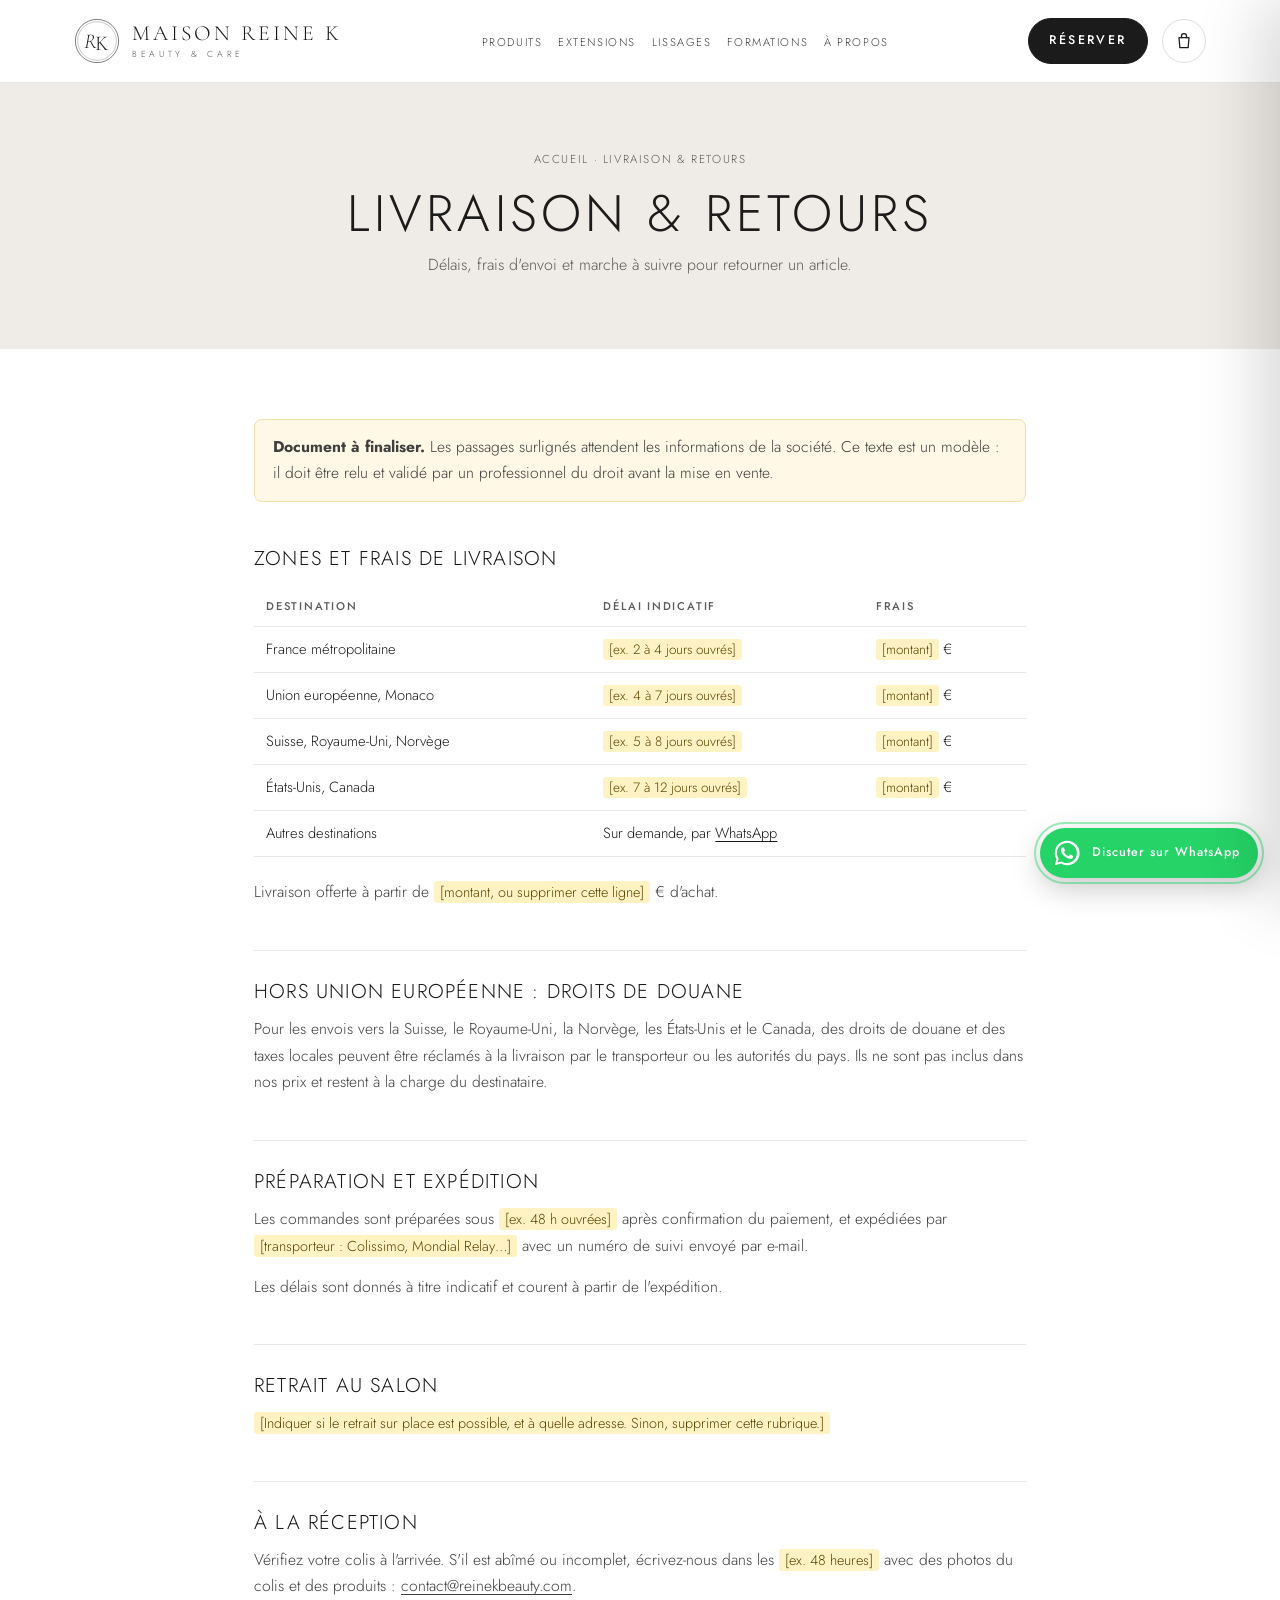
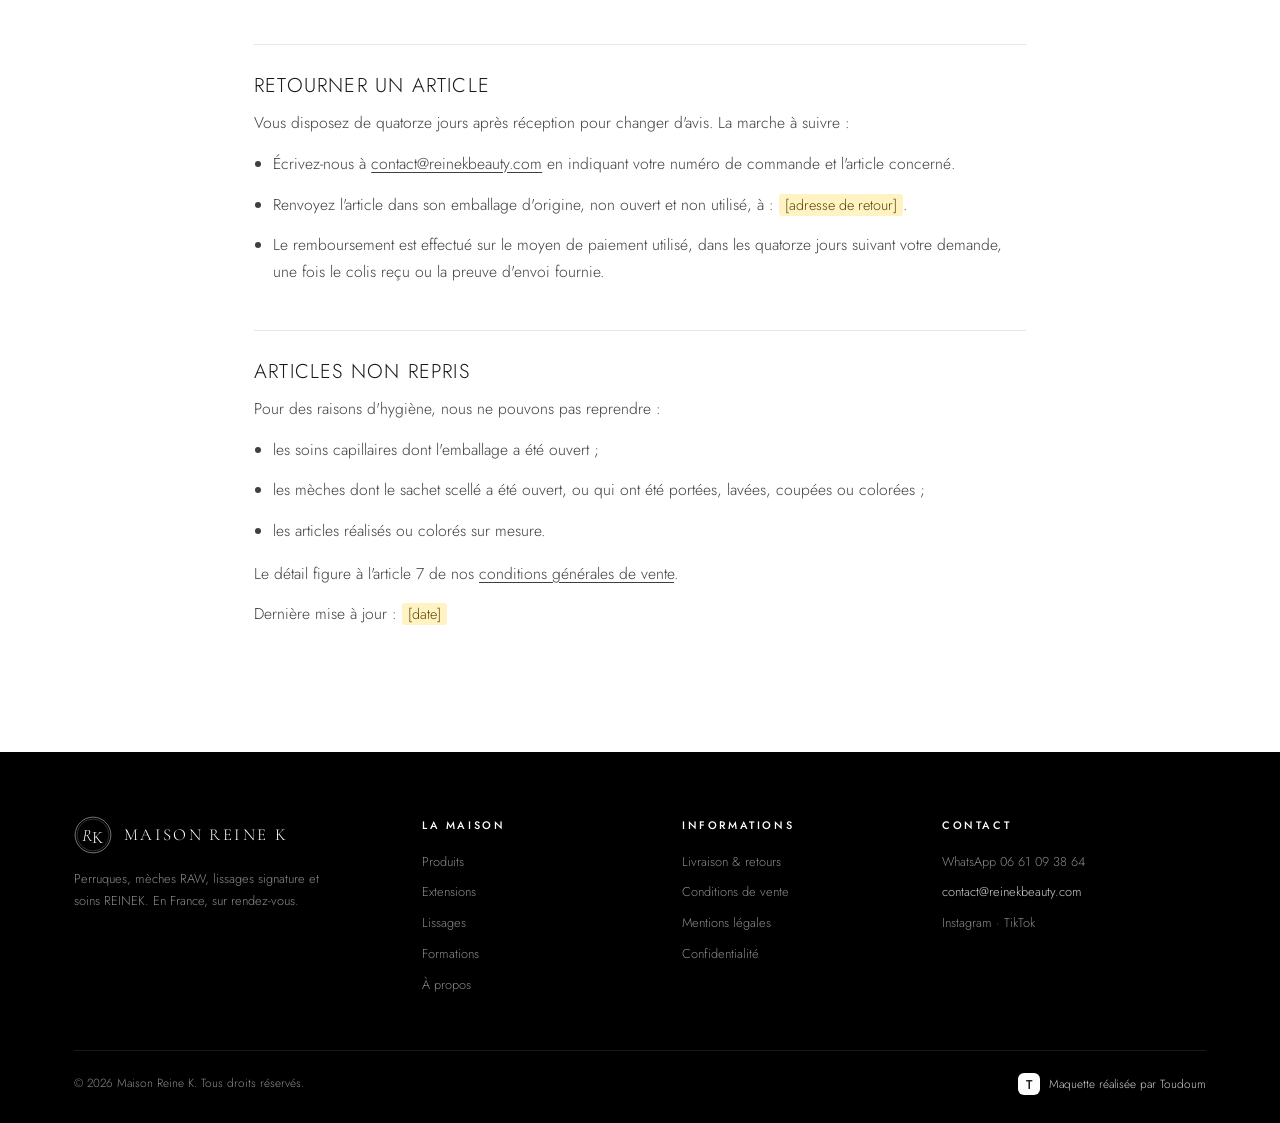
<file: livraison-retours.html>
<!DOCTYPE html>
<html lang="fr">
<head>
<meta charset="UTF-8">
<meta name="viewport" content="width=device-width, initial-scale=1.0">
<title>Livraison & retours | Maison Reine K</title>
<meta name="description" content="Délais, frais d'envoi et marche à suivre pour retourner un article.">
<link rel="icon" href="data:image/svg+xml,%3Csvg xmlns='http://www.w3.org/2000/svg' viewBox='0 0 100 100'%3E%3Crect width='100' height='100' fill='%231c1b1b'/%3E%3Ctext x='50' y='68' font-size='48' font-family='Georgia' fill='%23fff' text-anchor='middle'%3ERK%3C/text%3E%3C/svg%3E">
<meta property="og:title" content="Livraison & retours | Maison Reine K">
<meta property="og:description" content="Délais, frais d'envoi et marche à suivre pour retourner un article.">
<meta property="og:image" content="img/hero-cliente.jpg">
<meta property="og:type" content="website">
<link rel="preconnect" href="https://fonts.googleapis.com">
<link rel="preconnect" href="https://fonts.gstatic.com" crossorigin>
<link href="https://fonts.googleapis.com/css2?family=Cormorant+Garamond:ital,wght@0,400;0,500;0,600;1,400;1,500&family=Jost:wght@300;400;500&family=Pinyon+Script&display=swap" rel="stylesheet">
<link rel="stylesheet" href="css/style.css">
</head>
<body>

<svg width="0" height="0" style="position:absolute">
  <symbol id="rk" viewBox="0 0 100 100">
    <circle cx="50" cy="50" r="47" fill="none" stroke="currentColor" stroke-width="1.2"/>
    <circle cx="50" cy="50" r="42" fill="none" stroke="currentColor" stroke-width=".5"/>
    <text x="36" y="66" font-size="46" fill="currentColor" font-style="italic" text-anchor="middle" font-family="Cormorant Garamond, serif">R</text>
    <text x="61" y="70" font-size="46" fill="currentColor" text-anchor="middle" font-family="Cormorant Garamond, serif">K</text>
  </symbol>
</svg>

<header id="haut">
  <div class="wrap nav">
    <a href="index.html" class="logo" aria-label="Maison Reine K, accueil">
      <svg class="mono"><use href="#rk"/></svg>
      <span class="logo-txt">Maison Reine K<small>Beauty & Care</small></span>
    </a>
    <ul class="menu" id="menu">
      <li><a href="boutique.html">Produits</a></li>
      <li><a href="extensions.html">Extensions</a></li>
      <li><a href="lissages.html">Lissages</a></li>
      <li><a href="formations.html">Formations</a></li>
      <li><a href="a-propos.html">À propos</a></li>
    </ul>
    <div class="nav-droite">
      <a href="index.html#rdv" class="btn btn-or">Réserver</a>
      <button class="btn-panier" id="ouvrir-panier" aria-label="Ouvrir le panier">
        <svg viewBox="0 0 24 24" fill="none" stroke="currentColor" stroke-width="1.5" stroke-linecap="round" stroke-linejoin="round"><path d="M6 8h12l-1 12H7L6 8z"/><path d="M9 8V6a3 3 0 0 1 6 0v2"/></svg>
        <span class="nb" id="nb-panier">0</span>
      </button>
      <button class="burger" id="burger" aria-label="Menu"><span></span><span></span><span></span></button>
    </div>
  </div>
</header>

<section class="page-tete">
  <div class="wrap">
    <p class="fil"><a href="index.html">Accueil</a> · Livraison & retours</p>
    <h1>Livraison & retours</h1>
    <p>Délais, frais d'envoi et marche à suivre pour retourner un article.</p>
  </div>
</section>

<section class="legal">
  <div class="wrap">
    <p class="note-modele"><b>Document à finaliser.</b> Les passages surlignés attendent les informations de la société. Ce texte est un modèle : il doit être relu et validé par un professionnel du droit avant la mise en vente.</p>

    <h2>Zones et frais de livraison</h2>
    <div class="tableau"><table>
      <tr><th>Destination</th><th>Délai indicatif</th><th>Frais</th></tr>
      <tr><td>France métropolitaine</td><td><mark class="a-completer">[ex. 2 à 4 jours ouvrés]</mark></td><td><mark class="a-completer">[montant]</mark> €</td></tr>
      <tr><td>Union européenne, Monaco</td><td><mark class="a-completer">[ex. 4 à 7 jours ouvrés]</mark></td><td><mark class="a-completer">[montant]</mark> €</td></tr>
      <tr><td>Suisse, Royaume-Uni, Norvège</td><td><mark class="a-completer">[ex. 5 à 8 jours ouvrés]</mark></td><td><mark class="a-completer">[montant]</mark> €</td></tr>
      <tr><td>États-Unis, Canada</td><td><mark class="a-completer">[ex. 7 à 12 jours ouvrés]</mark></td><td><mark class="a-completer">[montant]</mark> €</td></tr>
      <tr><td>Autres destinations</td><td colspan="2">Sur demande, par <a href="https://wa.me/33661093864" target="_blank" rel="noopener">WhatsApp</a></td></tr>
    </table></div>
    <p>Livraison offerte à partir de <mark class="a-completer">[montant, ou supprimer cette ligne]</mark> € d'achat.</p>

    <h2>Hors Union européenne : droits de douane</h2>
    <p>Pour les envois vers la Suisse, le Royaume-Uni, la Norvège, les États-Unis et le Canada, des droits de douane et des taxes locales peuvent être réclamés à la livraison par le transporteur ou les autorités du pays. Ils ne sont pas inclus dans nos prix et restent à la charge du destinataire.</p>

    <h2>Préparation et expédition</h2>
    <p>Les commandes sont préparées sous <mark class="a-completer">[ex. 48 h ouvrées]</mark> après confirmation du paiement, et expédiées par <mark class="a-completer">[transporteur : Colissimo, Mondial Relay…]</mark> avec un numéro de suivi envoyé par e-mail.</p>
    <p>Les délais sont donnés à titre indicatif et courent à partir de l'expédition.</p>

    <h2>Retrait au salon</h2>
    <p><mark class="a-completer">[Indiquer si le retrait sur place est possible, et à quelle adresse. Sinon, supprimer cette rubrique.]</mark></p>

    <h2>À la réception</h2>
    <p>Vérifiez votre colis à l'arrivée. S'il est abîmé ou incomplet, écrivez-nous dans les <mark class="a-completer">[ex. 48 heures]</mark> avec des photos du colis et des produits : <a href="mailto:contact@reinekbeauty.com">contact@reinekbeauty.com</a>.</p>

    <h2>Retourner un article</h2>
    <p>Vous disposez de quatorze jours après réception pour changer d'avis. La marche à suivre :</p>
    <ul>
      <li>Écrivez-nous à <a href="mailto:contact@reinekbeauty.com">contact@reinekbeauty.com</a> en indiquant votre numéro de commande et l'article concerné.</li>
      <li>Renvoyez l'article dans son emballage d'origine, non ouvert et non utilisé, à : <mark class="a-completer">[adresse de retour]</mark>.</li>
      <li>Le remboursement est effectué sur le moyen de paiement utilisé, dans les quatorze jours suivant votre demande, une fois le colis reçu ou la preuve d'envoi fournie.</li>
    </ul>

    <h2>Articles non repris</h2>
    <p>Pour des raisons d'hygiène, nous ne pouvons pas reprendre :</p>
    <ul>
      <li>les soins capillaires dont l'emballage a été ouvert ;</li>
      <li>les mèches dont le sachet scellé a été ouvert, ou qui ont été portées, lavées, coupées ou colorées ;</li>
      <li>les articles réalisés ou colorés sur mesure.</li>
    </ul>
    <p>Le détail figure à l'article 7 de nos <a href="cgv.html">conditions générales de vente</a>.</p>

    <p class="maj">Dernière mise à jour : <mark class="a-completer">[date]</mark></p>
  </div>
</section>

<footer>
  <div class="wrap">
    <div class="pied-grille">
      <div>
        <a href="index.html" class="logo"><svg class="mono" style="width:38px;height:38px"><use href="#rk"/></svg><span class="logo-txt" style="font-size:1.05rem">Maison Reine K</span></a>
        <p>Perruques, mèches RAW, lissages signature et soins REINEK. En France, sur rendez-vous.</p>
      </div>
      <div>
        <h4>La Maison</h4>
        <ul>
          <li><a href="boutique.html">Produits</a></li>
          <li><a href="extensions.html">Extensions</a></li>
          <li><a href="lissages.html">Lissages</a></li>
          <li><a href="formations.html">Formations</a></li>
          <li><a href="a-propos.html">À propos</a></li>
        </ul>
      </div>
      <div>
        <h4>Informations</h4>
        <ul>
          <li><a href="livraison-retours.html">Livraison & retours</a></li>
          <li><a href="cgv.html">Conditions de vente</a></li>
          <li><a href="mentions-legales.html">Mentions légales</a></li>
          <li><a href="confidentialite.html">Confidentialité</a></li>
        </ul>
      </div>
      <div>
        <h4>Contact</h4>
        <ul>
          <li><a href="https://wa.me/33661093864" target="_blank" rel="noopener">WhatsApp 06 61 09 38 64</a></li>
          <li><a href="mailto:contact@reinekbeauty.com">contact@reinekbeauty.com</a></li>
          <li><a href="https://www.instagram.com/reinek_beauty/" target="_blank" rel="noopener">Instagram</a> · <a href="https://www.tiktok.com/@reinekbeauty" target="_blank" rel="noopener">TikTok</a></li>
        </ul>
      </div>
    </div>
    <div class="pied-bas"><span>© 2026 Maison Reine K. Tous droits réservés.</span><span class="signe-toudoum"><i>T</i>Maquette réalisée par Toudoum</span></div>
  </div>
</footer>

<a href="https://wa.me/33661093864?text=Bonjour%20Maison%20Reine%20K%2C%20j%27aimerais%20un%20renseignement." class="wa-flottant" target="_blank" rel="noopener" aria-label="Discuter sur WhatsApp">
  <svg viewBox="0 0 32 32" fill="currentColor" aria-hidden="true"><path d="M16 3C8.8 3 3 8.8 3 16c0 2.3.6 4.5 1.7 6.4L3 29l6.8-1.8A13 13 0 1 0 16 3zm0 23.7c-2 0-3.9-.5-5.6-1.5l-.4-.2-4 1 1.1-3.9-.3-.4A10.7 10.7 0 1 1 16 26.7zm5.9-8c-.3-.2-1.9-.9-2.2-1-.3-.1-.5-.2-.7.2l-1 1.2c-.2.2-.4.2-.7.1-.3-.2-1.4-.5-2.6-1.6-1-.9-1.6-1.9-1.8-2.3-.2-.3 0-.5.1-.6l.5-.6.3-.5c.1-.2 0-.4 0-.6l-1-2.4c-.3-.6-.5-.5-.7-.5h-.6c-.2 0-.6.1-.9.4-.3.3-1.1 1.1-1.1 2.7s1.2 3.1 1.3 3.3c.2.2 2.3 3.5 5.5 4.9.8.3 1.4.5 1.8.7.8.2 1.5.2 2 .1.6-.1 1.9-.8 2.2-1.5.3-.8.3-1.4.2-1.5-.1-.2-.3-.3-.6-.4z"/></svg>
  <span>Discuter sur WhatsApp</span>
</a>

<div class="voile" id="voile"></div>
<aside class="tiroir" id="tiroir" aria-label="Panier" aria-hidden="true">
  <div class="tiroir-tete"><h3>Votre panier</h3><button class="tiroir-fermer" id="fermer-panier" aria-label="Fermer">×</button></div>
  <div class="tiroir-corps" id="lignes"></div>
  <div class="tiroir-pied" id="pied-panier">
    <div class="total-ligne"><span>Sous-total</span><b id="total-panier">0 €</b></div>
    <p class="info">Livraison calculée à l’étape suivante. Paiement sécurisé par Stripe.</p>
    <button type="button" class="btn btn-payer" id="payer">
      <svg viewBox="0 0 24 24" fill="none" stroke="currentColor" stroke-width="1.8" stroke-linecap="round" stroke-linejoin="round"><rect x="5" y="11" width="14" height="9" rx="2"/><path d="M8 11V8a4 4 0 0 1 8 0v3"/></svg>
      Payer par carte
    </button>
    <a href="#" class="btn btn-sombre" id="payer-wa" target="_blank" rel="noopener">Commander sur WhatsApp</a>
    <div class="moyens"><span>VISA</span><span>MASTERCARD</span><span>CB</span><span>APPLE PAY</span><span>GOOGLE PAY</span></div>
  </div>
</aside>

<div class="paiement" id="paiement" aria-hidden="true">
  <div class="pay-grille" id="pay-form">
    <div class="pay-gauche">
      <button class="pay-retour" id="pay-retour">← Retour au site</button>
      <div class="pay-marchand">Maison Reine K</div>
      <div class="pay-total" id="pay-total">0,00 €</div>
      <div id="pay-items"></div>
    </div>
    <div class="pay-droite">
      <label class="pay-champ">E-mail<div>vous@exemple.com</div></label>
      <label class="pay-champ">Informations de carte<div>1234 1234 1234 1234 &nbsp; MM / AA &nbsp; CVC</div></label>
      <label class="pay-champ">Nom du titulaire<div>Nom complet</div></label>
      <label class="pay-champ">Adresse de livraison<div>Adresse, code postal, ville</div></label>
      <button class="pay-ok" id="pay-ok">Payer</button>
      <p class="pay-note">Propulsé par Stripe · Conditions · Confidentialité</p>
    </div>
  </div>
  <div class="pay-merci" id="pay-merci">
    <div class="rond">✓</div>
    <h2 style="margin-bottom:10px">Merci pour votre <em>commande</em></h2>
    <p style="max-width:440px;margin:0 auto 26px">Un e-mail de confirmation vous est envoyé. Maison Reine K prépare votre colis. </p>
    <button class="btn btn-sombre" id="pay-fin" style="cursor:pointer">Retour au site</button>
  </div>
</div>

<div class="barre-mobile">
  <a href="#" id="ouvrir-panier-mobile">Panier (<span id="nb-panier-m">0</span>)</a>
  <a href="https://wa.me/33661093864?text=Bonjour%20Maison%20Reine%20K%2C%20je%20souhaite%20prendre%20rendez-vous." target="_blank" rel="noopener">Réserver</a>
</div>

<script src="js/site.js"></script>
</body>
</html>
</file>
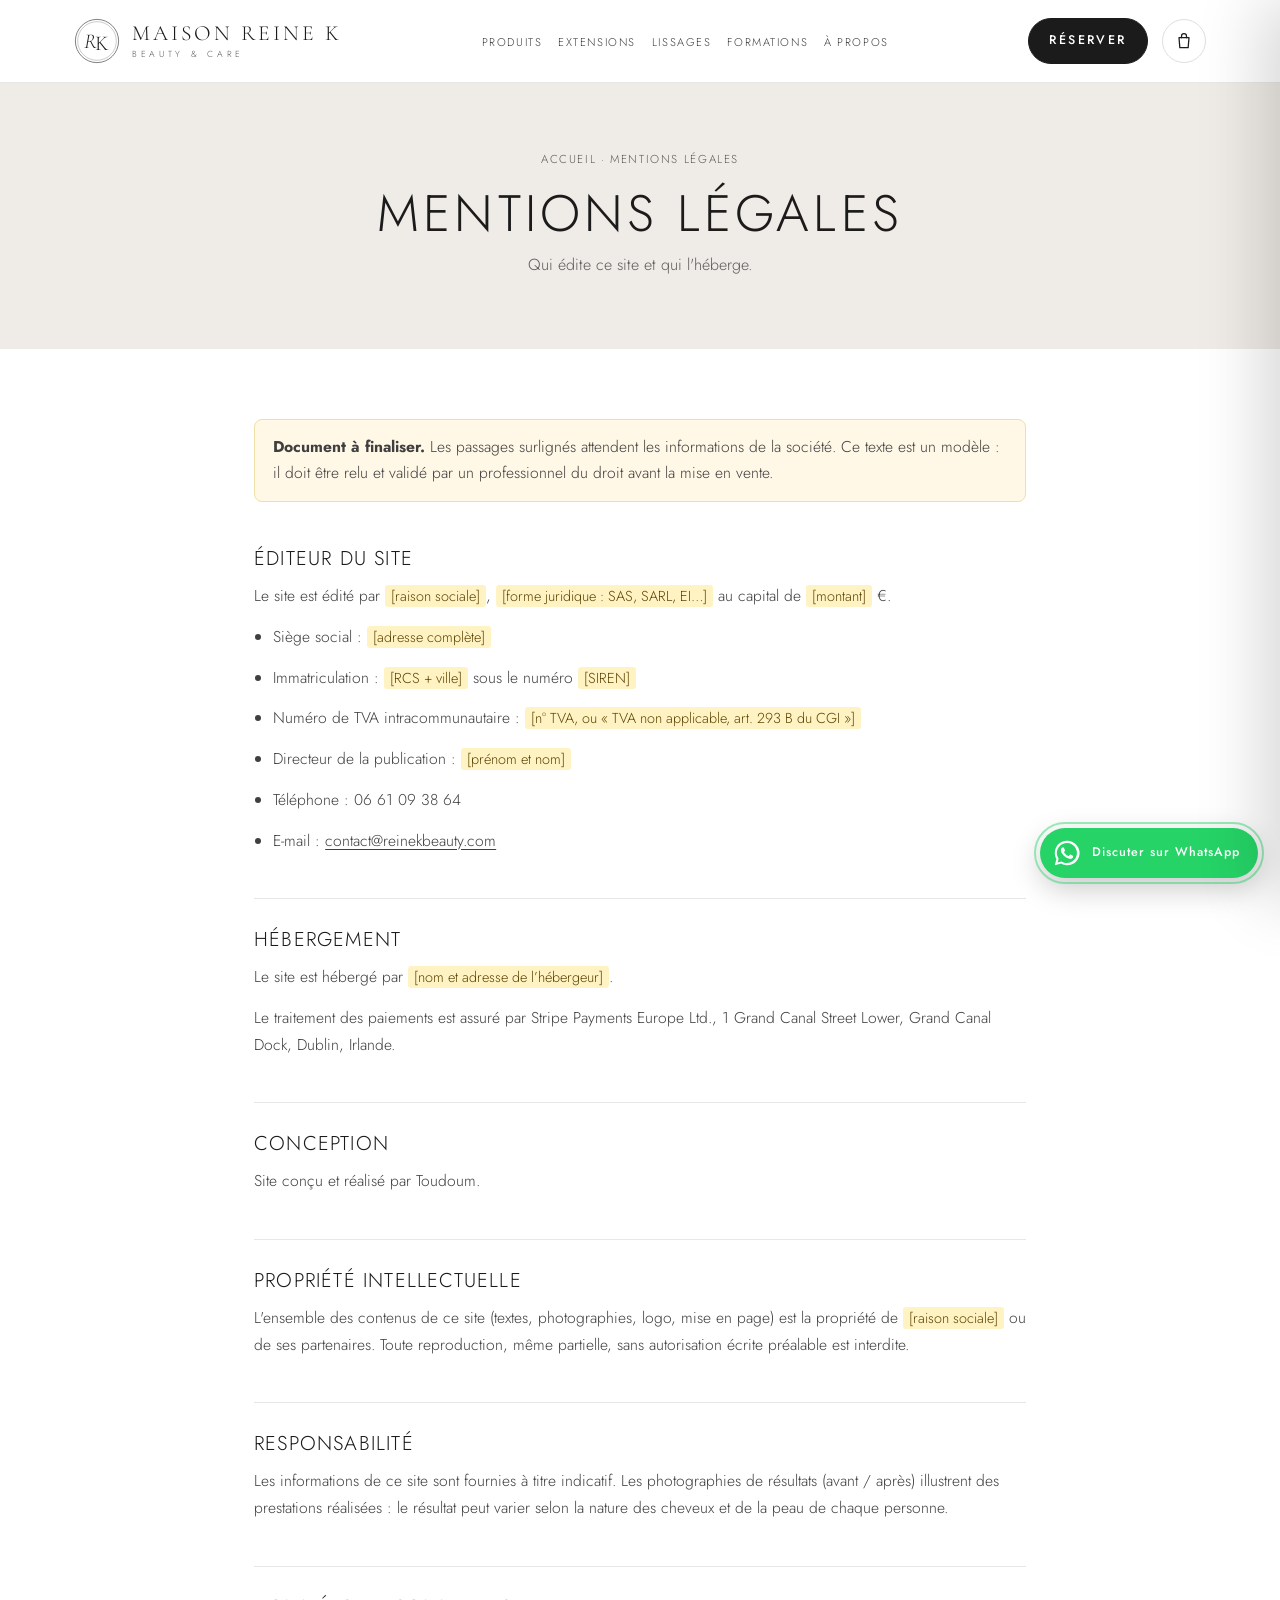
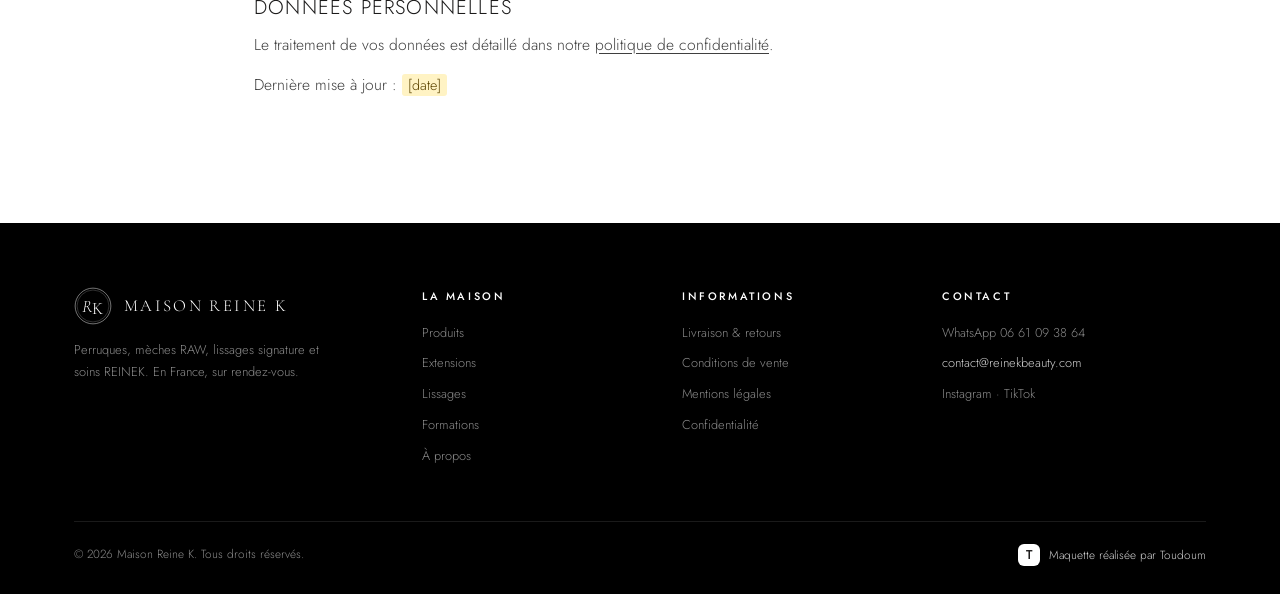
<file: mentions-legales.html>
<!DOCTYPE html>
<html lang="fr">
<head>
<meta charset="UTF-8">
<meta name="viewport" content="width=device-width, initial-scale=1.0">
<title>Mentions légales | Maison Reine K</title>
<meta name="description" content="Qui édite ce site et qui l'héberge.">
<link rel="icon" href="data:image/svg+xml,%3Csvg xmlns='http://www.w3.org/2000/svg' viewBox='0 0 100 100'%3E%3Crect width='100' height='100' fill='%231c1b1b'/%3E%3Ctext x='50' y='68' font-size='48' font-family='Georgia' fill='%23fff' text-anchor='middle'%3ERK%3C/text%3E%3C/svg%3E">
<meta property="og:title" content="Mentions légales | Maison Reine K">
<meta property="og:description" content="Qui édite ce site et qui l'héberge.">
<meta property="og:image" content="img/hero-cliente.jpg">
<meta property="og:type" content="website">
<link rel="preconnect" href="https://fonts.googleapis.com">
<link rel="preconnect" href="https://fonts.gstatic.com" crossorigin>
<link href="https://fonts.googleapis.com/css2?family=Cormorant+Garamond:ital,wght@0,400;0,500;0,600;1,400;1,500&family=Jost:wght@300;400;500&family=Pinyon+Script&display=swap" rel="stylesheet">
<link rel="stylesheet" href="css/style.css">
</head>
<body>

<svg width="0" height="0" style="position:absolute">
  <symbol id="rk" viewBox="0 0 100 100">
    <circle cx="50" cy="50" r="47" fill="none" stroke="currentColor" stroke-width="1.2"/>
    <circle cx="50" cy="50" r="42" fill="none" stroke="currentColor" stroke-width=".5"/>
    <text x="36" y="66" font-size="46" fill="currentColor" font-style="italic" text-anchor="middle" font-family="Cormorant Garamond, serif">R</text>
    <text x="61" y="70" font-size="46" fill="currentColor" text-anchor="middle" font-family="Cormorant Garamond, serif">K</text>
  </symbol>
</svg>

<header id="haut">
  <div class="wrap nav">
    <a href="index.html" class="logo" aria-label="Maison Reine K, accueil">
      <svg class="mono"><use href="#rk"/></svg>
      <span class="logo-txt">Maison Reine K<small>Beauty & Care</small></span>
    </a>
    <ul class="menu" id="menu">
      <li><a href="boutique.html">Produits</a></li>
      <li><a href="extensions.html">Extensions</a></li>
      <li><a href="lissages.html">Lissages</a></li>
      <li><a href="formations.html">Formations</a></li>
      <li><a href="a-propos.html">À propos</a></li>
    </ul>
    <div class="nav-droite">
      <a href="index.html#rdv" class="btn btn-or">Réserver</a>
      <button class="btn-panier" id="ouvrir-panier" aria-label="Ouvrir le panier">
        <svg viewBox="0 0 24 24" fill="none" stroke="currentColor" stroke-width="1.5" stroke-linecap="round" stroke-linejoin="round"><path d="M6 8h12l-1 12H7L6 8z"/><path d="M9 8V6a3 3 0 0 1 6 0v2"/></svg>
        <span class="nb" id="nb-panier">0</span>
      </button>
      <button class="burger" id="burger" aria-label="Menu"><span></span><span></span><span></span></button>
    </div>
  </div>
</header>

<section class="page-tete">
  <div class="wrap">
    <p class="fil"><a href="index.html">Accueil</a> · Mentions légales</p>
    <h1>Mentions légales</h1>
    <p>Qui édite ce site et qui l'héberge.</p>
  </div>
</section>

<section class="legal">
  <div class="wrap">
    <p class="note-modele"><b>Document à finaliser.</b> Les passages surlignés attendent les informations de la société. Ce texte est un modèle : il doit être relu et validé par un professionnel du droit avant la mise en vente.</p>

    <h2>Éditeur du site</h2>
    <p>Le site est édité par <mark class="a-completer">[raison sociale]</mark>, <mark class="a-completer">[forme juridique : SAS, SARL, EI…]</mark> au capital de <mark class="a-completer">[montant]</mark> €.</p>
    <ul>
      <li>Siège social : <mark class="a-completer">[adresse complète]</mark></li>
      <li>Immatriculation : <mark class="a-completer">[RCS + ville]</mark> sous le numéro <mark class="a-completer">[SIREN]</mark></li>
      <li>Numéro de TVA intracommunautaire : <mark class="a-completer">[n° TVA, ou « TVA non applicable, art. 293 B du CGI »]</mark></li>
      <li>Directeur de la publication : <mark class="a-completer">[prénom et nom]</mark></li>
      <li>Téléphone : 06 61 09 38 64</li>
      <li>E-mail : <a href="mailto:contact@reinekbeauty.com">contact@reinekbeauty.com</a></li>
    </ul>

    <h2>Hébergement</h2>
    <p>Le site est hébergé par <mark class="a-completer">[nom et adresse de l’hébergeur]</mark>.</p>
    <p>Le traitement des paiements est assuré par Stripe Payments Europe Ltd., 1 Grand Canal Street Lower, Grand Canal Dock, Dublin, Irlande.</p>

    <h2>Conception</h2>
    <p>Site conçu et réalisé par Toudoum.</p>

    <h2>Propriété intellectuelle</h2>
    <p>L'ensemble des contenus de ce site (textes, photographies, logo, mise en page) est la propriété de <mark class="a-completer">[raison sociale]</mark> ou de ses partenaires. Toute reproduction, même partielle, sans autorisation écrite préalable est interdite.</p>

    <h2>Responsabilité</h2>
    <p>Les informations de ce site sont fournies à titre indicatif. Les photographies de résultats (avant / après) illustrent des prestations réalisées : le résultat peut varier selon la nature des cheveux et de la peau de chaque personne.</p>

    <h2>Données personnelles</h2>
    <p>Le traitement de vos données est détaillé dans notre <a href="confidentialite.html">politique de confidentialité</a>.</p>

    <p class="maj">Dernière mise à jour : <mark class="a-completer">[date]</mark></p>
  </div>
</section>

<footer>
  <div class="wrap">
    <div class="pied-grille">
      <div>
        <a href="index.html" class="logo"><svg class="mono" style="width:38px;height:38px"><use href="#rk"/></svg><span class="logo-txt" style="font-size:1.05rem">Maison Reine K</span></a>
        <p>Perruques, mèches RAW, lissages signature et soins REINEK. En France, sur rendez-vous.</p>
      </div>
      <div>
        <h4>La Maison</h4>
        <ul>
          <li><a href="boutique.html">Produits</a></li>
          <li><a href="extensions.html">Extensions</a></li>
          <li><a href="lissages.html">Lissages</a></li>
          <li><a href="formations.html">Formations</a></li>
          <li><a href="a-propos.html">À propos</a></li>
        </ul>
      </div>
      <div>
        <h4>Informations</h4>
        <ul>
          <li><a href="livraison-retours.html">Livraison & retours</a></li>
          <li><a href="cgv.html">Conditions de vente</a></li>
          <li><a href="mentions-legales.html">Mentions légales</a></li>
          <li><a href="confidentialite.html">Confidentialité</a></li>
        </ul>
      </div>
      <div>
        <h4>Contact</h4>
        <ul>
          <li><a href="https://wa.me/33661093864" target="_blank" rel="noopener">WhatsApp 06 61 09 38 64</a></li>
          <li><a href="mailto:contact@reinekbeauty.com">contact@reinekbeauty.com</a></li>
          <li><a href="https://www.instagram.com/reinek_beauty/" target="_blank" rel="noopener">Instagram</a> · <a href="https://www.tiktok.com/@reinekbeauty" target="_blank" rel="noopener">TikTok</a></li>
        </ul>
      </div>
    </div>
    <div class="pied-bas"><span>© 2026 Maison Reine K. Tous droits réservés.</span><span class="signe-toudoum"><i>T</i>Maquette réalisée par Toudoum</span></div>
  </div>
</footer>

<a href="https://wa.me/33661093864?text=Bonjour%20Maison%20Reine%20K%2C%20j%27aimerais%20un%20renseignement." class="wa-flottant" target="_blank" rel="noopener" aria-label="Discuter sur WhatsApp">
  <svg viewBox="0 0 32 32" fill="currentColor" aria-hidden="true"><path d="M16 3C8.8 3 3 8.8 3 16c0 2.3.6 4.5 1.7 6.4L3 29l6.8-1.8A13 13 0 1 0 16 3zm0 23.7c-2 0-3.9-.5-5.6-1.5l-.4-.2-4 1 1.1-3.9-.3-.4A10.7 10.7 0 1 1 16 26.7zm5.9-8c-.3-.2-1.9-.9-2.2-1-.3-.1-.5-.2-.7.2l-1 1.2c-.2.2-.4.2-.7.1-.3-.2-1.4-.5-2.6-1.6-1-.9-1.6-1.9-1.8-2.3-.2-.3 0-.5.1-.6l.5-.6.3-.5c.1-.2 0-.4 0-.6l-1-2.4c-.3-.6-.5-.5-.7-.5h-.6c-.2 0-.6.1-.9.4-.3.3-1.1 1.1-1.1 2.7s1.2 3.1 1.3 3.3c.2.2 2.3 3.5 5.5 4.9.8.3 1.4.5 1.8.7.8.2 1.5.2 2 .1.6-.1 1.9-.8 2.2-1.5.3-.8.3-1.4.2-1.5-.1-.2-.3-.3-.6-.4z"/></svg>
  <span>Discuter sur WhatsApp</span>
</a>

<div class="voile" id="voile"></div>
<aside class="tiroir" id="tiroir" aria-label="Panier" aria-hidden="true">
  <div class="tiroir-tete"><h3>Votre panier</h3><button class="tiroir-fermer" id="fermer-panier" aria-label="Fermer">×</button></div>
  <div class="tiroir-corps" id="lignes"></div>
  <div class="tiroir-pied" id="pied-panier">
    <div class="total-ligne"><span>Sous-total</span><b id="total-panier">0 €</b></div>
    <p class="info">Livraison calculée à l’étape suivante. Paiement sécurisé par Stripe.</p>
    <button type="button" class="btn btn-payer" id="payer">
      <svg viewBox="0 0 24 24" fill="none" stroke="currentColor" stroke-width="1.8" stroke-linecap="round" stroke-linejoin="round"><rect x="5" y="11" width="14" height="9" rx="2"/><path d="M8 11V8a4 4 0 0 1 8 0v3"/></svg>
      Payer par carte
    </button>
    <a href="#" class="btn btn-sombre" id="payer-wa" target="_blank" rel="noopener">Commander sur WhatsApp</a>
    <div class="moyens"><span>VISA</span><span>MASTERCARD</span><span>CB</span><span>APPLE PAY</span><span>GOOGLE PAY</span></div>
  </div>
</aside>

<div class="paiement" id="paiement" aria-hidden="true">
  <div class="pay-grille" id="pay-form">
    <div class="pay-gauche">
      <button class="pay-retour" id="pay-retour">← Retour au site</button>
      <div class="pay-marchand">Maison Reine K</div>
      <div class="pay-total" id="pay-total">0,00 €</div>
      <div id="pay-items"></div>
    </div>
    <div class="pay-droite">
      <label class="pay-champ">E-mail<div>vous@exemple.com</div></label>
      <label class="pay-champ">Informations de carte<div>1234 1234 1234 1234 &nbsp; MM / AA &nbsp; CVC</div></label>
      <label class="pay-champ">Nom du titulaire<div>Nom complet</div></label>
      <label class="pay-champ">Adresse de livraison<div>Adresse, code postal, ville</div></label>
      <button class="pay-ok" id="pay-ok">Payer</button>
      <p class="pay-note">Propulsé par Stripe · Conditions · Confidentialité</p>
    </div>
  </div>
  <div class="pay-merci" id="pay-merci">
    <div class="rond">✓</div>
    <h2 style="margin-bottom:10px">Merci pour votre <em>commande</em></h2>
    <p style="max-width:440px;margin:0 auto 26px">Un e-mail de confirmation vous est envoyé. Maison Reine K prépare votre colis. </p>
    <button class="btn btn-sombre" id="pay-fin" style="cursor:pointer">Retour au site</button>
  </div>
</div>

<div class="barre-mobile">
  <a href="#" id="ouvrir-panier-mobile">Panier (<span id="nb-panier-m">0</span>)</a>
  <a href="https://wa.me/33661093864?text=Bonjour%20Maison%20Reine%20K%2C%20je%20souhaite%20prendre%20rendez-vous." target="_blank" rel="noopener">Réserver</a>
</div>

<script src="js/site.js"></script>
</body>
</html>
</file>
<file: css/style.css>
:root{
  --noir:#0d0a09; --noir-2:#17120f; --creme:#f5eee4; --creme-2:#ebe0d1;
  --or:#c6a15b; --or-clair:#e2c88f; --bordeaux:#5b1d22; --texte:#2a211c; --gris:#8a7c70;
  --serif:'Cormorant Garamond',Georgia,serif; --sans:'Jost',system-ui,sans-serif; --script:'Pinyon Script',cursive;
}
*{box-sizing:border-box;margin:0;padding:0}
html{scroll-behavior:smooth}
body{font-family:var(--sans);font-weight:300;color:var(--texte);background:var(--creme);line-height:1.7;-webkit-font-smoothing:antialiased;overflow-x:hidden}
img{max-width:100%;display:block}
a{color:inherit;text-decoration:none}
.wrap{max-width:1180px;margin:0 auto;padding:0 24px}
.eyebrow{font-size:.72rem;letter-spacing:.32em;text-transform:uppercase;color:var(--or);font-weight:500}
h1,h2,h3{font-family:var(--serif);font-weight:500;line-height:1.1}
h2{font-size:clamp(2.2rem,4.5vw,3.4rem);margin:.4em 0 .5em}
h2 em,h1 em{font-style:italic;color:var(--or)}
.btn{display:inline-flex;align-items:center;gap:.6em;padding:15px 30px;font-family:var(--sans);font-size:.78rem;letter-spacing:.2em;text-transform:uppercase;font-weight:500;border:1px solid var(--or);transition:.3s}
.btn-or{background:var(--or);color:var(--noir)}
.btn-or:hover{background:var(--or-clair);border-color:var(--or-clair)}
.btn-ligne{color:var(--creme)}
.btn-ligne:hover{background:rgba(198,161,91,.15)}
.btn-sombre{border-color:var(--noir);color:var(--noir)}
.btn-sombre:hover{background:var(--noir);color:var(--creme)}

/* Monogramme */
.mono{width:46px;height:46px;flex:none}
.mono text{font-family:var(--serif)}

/* Header */
header{position:fixed;inset:0 0 auto 0;z-index:50;transition:.4s;padding:18px 0}
header.scrolled{background:rgba(13,10,9,.94);backdrop-filter:blur(10px);padding:10px 0;border-bottom:1px solid rgba(198,161,91,.2)}
.nav{display:flex;align-items:center;justify-content:space-between;gap:20px}
.logo{display:flex;align-items:center;gap:12px;color:var(--creme)}
.logo-txt{white-space:nowrap;font-family:var(--serif);font-size:1.35rem;letter-spacing:.14em;text-transform:uppercase;line-height:1}
.logo-txt small{display:block;font-family:var(--sans);font-size:.55rem;letter-spacing:.42em;color:var(--or);margin-top:5px}
.menu{display:flex;gap:24px;list-style:none;white-space:nowrap}
.menu a{color:var(--creme);font-size:.74rem;letter-spacing:.2em;text-transform:uppercase;opacity:.85}
.menu a:hover{color:var(--or);opacity:1}
.nav .btn{padding:11px 20px}
.burger{display:none;background:none;border:0;width:30px;height:20px;position:relative;cursor:pointer}
.burger span{position:absolute;left:0;right:0;height:1px;background:var(--creme);transition:.3s}
.burger span:nth-child(1){top:0}.burger span:nth-child(2){top:10px}.burger span:nth-child(3){top:20px}

/* Visuels (emplacements photos) */
.visuel{position:relative;overflow:hidden;background:
  radial-gradient(ellipse at 30% 20%,rgba(226,200,143,.28),transparent 60%),
  linear-gradient(160deg,#3a2a22,#120d0b);}
.visuel::before{content:"";position:absolute;inset:0;opacity:.13;background:
  repeating-linear-gradient(115deg,transparent 0 22px,var(--or) 22px 24px,transparent 24px 38px,var(--or) 38px 39px)}
.visuel .tag{position:absolute;left:14px;bottom:14px;font-size:.62rem;letter-spacing:.2em;text-transform:uppercase;color:var(--or-clair);background:rgba(13,10,9,.6);padding:6px 10px;border:1px dashed rgba(198,161,91,.5)}
.visuel img{position:absolute;inset:0;width:100%;height:100%;object-fit:cover}
.visuel:has(img)::before{display:none}
.visuel.bx{background:radial-gradient(ellipse at 70% 30%,rgba(226,200,143,.25),transparent 60%),linear-gradient(160deg,#5b1d22,#1a0b0c)}

/* Hero */
.hero{position:relative;min-height:100svh;display:flex;align-items:center;background:var(--noir);color:var(--creme);overflow:hidden}
.hero .visuel{position:absolute;inset:0 0 0 42%}
.hero .visuel::after{content:"";position:absolute;inset:0;background:linear-gradient(90deg,var(--noir) 0%,rgba(13,10,9,.55) 35%,rgba(13,10,9,.1) 100%)}
.hero-in{position:relative;z-index:2;padding-top:110px;padding-bottom:80px;max-width:640px}
.hero h1{font-size:clamp(3rem,7vw,5.6rem);font-weight:400;margin:.25em 0 .35em}
.hero p{font-size:1.08rem;color:#d9cfc2;max-width:470px;margin-bottom:38px}
.hero .ctas{display:flex;flex-wrap:wrap;gap:14px}
.hero-meta{display:flex;gap:34px;margin-top:56px;padding-top:28px;border-top:1px solid rgba(198,161,91,.25);flex-wrap:wrap}
.hero-meta b{display:block;font-family:var(--serif);font-size:2rem;font-weight:500;color:var(--or);line-height:1}
.hero-meta span{font-size:.7rem;letter-spacing:.18em;text-transform:uppercase;color:#a99d90}

/* Pastilles catégories */
.pastilles{display:flex;flex-wrap:wrap;gap:10px;margin-top:30px;max-width:520px}
.pastilles a{padding:8px 18px;border-radius:999px;background:rgba(245,238,228,.94);color:var(--noir);font-size:.7rem;font-weight:500;letter-spacing:.12em;text-transform:uppercase;border:1px solid var(--noir);transition:.3s}
.pastilles a:hover{background:var(--or);border-color:var(--or)}
.script{font-family:var(--script);font-weight:400;color:var(--or-clair);font-size:clamp(2.4rem,5vw,3.6rem);line-height:1;display:block;margin-top:6px}

/* Collection */
.collection{background:#e9ded0}
.collection .centre{text-align:center;margin-bottom:50px}
.tuiles{display:grid;grid-template-columns:repeat(6,1fr);gap:16px}
.tuile{grid-column:span 2;position:relative;aspect-ratio:3/4;overflow:hidden;display:block;color:var(--creme)}
.tuile:nth-child(4),.tuile:nth-child(5){grid-column:span 3;aspect-ratio:4/3}
.tuile .visuel{position:absolute;inset:0}
.tuile .visuel img{transition:transform 1s ease}
.tuile:hover .visuel img{transform:scale(1.06)}
.tuile::after{content:"";position:absolute;inset:0;background:linear-gradient(180deg,transparent 45%,rgba(13,10,9,.78))}
.tuile .txt{position:absolute;left:24px;right:24px;bottom:24px;z-index:2;display:flex;justify-content:space-between;align-items:end;gap:12px}
.tuile h3{font-size:1.9rem;font-weight:500}
.tuile small{display:block;font-size:.78rem;color:#e0d6ca;font-family:var(--sans)}
.tuile .voir{flex:none;padding:9px 16px;border-radius:999px;background:var(--creme);color:var(--noir);font-size:.64rem;letter-spacing:.16em;text-transform:uppercase;font-weight:500}
.tuile:hover .voir{background:var(--or)}

/* Maquillage permanent */
.mp{background:var(--creme)}
.mp-grille{display:grid;grid-template-columns:1.05fr 1fr;gap:70px;align-items:center}
.mp-photos{display:grid;grid-template-columns:1fr 1fr;gap:16px;position:relative}
.mp-photos .visuel{aspect-ratio:3/5}
.mp-photos .visuel:last-child{transform:translateY(50px)}
.mp-photos .etiquette{position:absolute;z-index:3;left:50%;top:-18px;transform:translateX(-50%);background:var(--bordeaux);color:var(--creme);padding:10px 22px;font-size:.66rem;letter-spacing:.24em;text-transform:uppercase;white-space:nowrap}
.mp-soins{display:grid;gap:14px;margin:30px 0 34px}
.mp-soin{display:grid;grid-template-columns:54px 1fr;gap:18px;align-items:start;padding:20px 22px;background:#fff;border-left:2px solid var(--bordeaux)}
.mp-soin .ico{width:54px;height:54px;border-radius:50%;background:var(--bordeaux);color:var(--or-clair);display:grid;place-items:center;font-family:var(--serif);font-size:1.5rem;font-style:italic}
.mp-soin h3{font-size:1.55rem;margin-bottom:2px}
.mp-soin p{font-size:.88rem;color:#5a4d44}
.mp-soin .nouveau{display:inline-block;margin-left:8px;vertical-align:middle;font-family:var(--sans);font-size:.58rem;letter-spacing:.18em;background:var(--or);color:var(--noir);padding:3px 8px;font-style:normal}
.mp-promesse{font-family:var(--script);font-size:2.4rem;color:var(--bordeaux);line-height:1;margin-bottom:24px}
.mp .ctas{display:flex;gap:12px;flex-wrap:wrap}

/* Bandeau */
.bandeau{background:var(--or);color:var(--noir);overflow:hidden;padding:15px 0;white-space:nowrap}
.bandeau div{display:inline-block;animation:defile 38s linear infinite;font-family:var(--serif);font-size:1.25rem;font-style:italic}
.bandeau i{font-style:normal;margin:0 26px;font-size:.8rem}
@keyframes defile{to{transform:translateX(-50%)}}

section{padding:110px 0}

/* Maison */
.maison{display:grid;grid-template-columns:1fr 1fr;gap:80px;align-items:center}
.maison .visuel{aspect-ratio:4/5}
.maison-img{position:relative}
.maison-img .badge{position:absolute;right:-26px;bottom:40px;background:var(--noir);color:var(--creme);padding:26px 28px;max-width:220px;border:1px solid var(--or)}
.maison-img .badge b{font-family:var(--serif);font-size:1.5rem;font-weight:500;font-style:italic;color:var(--or);display:block;line-height:1.1;margin-bottom:6px}
.maison-img .badge{font-size:.8rem}
.maison p{margin-bottom:18px;color:#4a3e36}
.signature{font-family:var(--serif);font-style:italic;font-size:1.6rem;color:var(--bordeaux);margin-top:10px}

/* Signature lissages */
.sombre{background:var(--noir);color:var(--creme)}
.sombre p{color:#bdb1a4}
.entete{display:flex;justify-content:space-between;align-items:end;gap:40px;margin-bottom:60px;flex-wrap:wrap}
.entete p{max-width:420px}
.lissages{display:grid;grid-template-columns:repeat(3,1fr);gap:26px}
.carte-l{border:1px solid rgba(198,161,91,.25);background:var(--noir-2);transition:.4s}
.carte-l:hover{border-color:var(--or);transform:translateY(-6px)}
.carte-l .visuel{aspect-ratio:4/3}
.carte-l .corps{padding:30px 28px 34px}
.carte-l .num{font-family:var(--serif);color:var(--or);font-size:.95rem;font-style:italic}
.carte-l h3{font-size:1.75rem;margin:.2em 0 .45em;color:var(--creme)}
.carte-l ul{list-style:none;margin:18px 0 0;font-size:.85rem}
.carte-l li{padding:7px 0;border-top:1px solid rgba(198,161,91,.14);display:flex;gap:10px;color:#cfc4b7}
.carte-l li::before{content:"✦";color:var(--or);font-size:.7rem;margin-top:3px}

/* Prestations */
.onglets{display:flex;gap:10px;flex-wrap:wrap;margin-bottom:40px}
.onglets button{font-family:var(--sans);background:none;border:1px solid var(--creme-2);padding:11px 22px;font-size:.74rem;letter-spacing:.16em;text-transform:uppercase;cursor:pointer;color:var(--texte);transition:.3s}
.onglets button.actif,.onglets button:hover{background:var(--noir);color:var(--creme);border-color:var(--noir)}
.panneau{display:none;grid-template-columns:1.1fr 1fr;gap:60px;align-items:start}
.panneau.actif{display:grid;animation:apparait .5s}
@keyframes apparait{from{opacity:0;transform:translateY(10px)}}
.panneau .visuel{aspect-ratio:1/1}
.liste-p{list-style:none}
.liste-p li{display:flex;justify-content:space-between;align-items:baseline;gap:16px;padding:20px 0;border-bottom:1px solid var(--creme-2)}
.liste-p h4{font-family:var(--serif);font-size:1.4rem;font-weight:500}
.liste-p small{display:block;color:var(--gris);font-size:.82rem}
.liste-p .prix{font-size:.72rem;letter-spacing:.15em;text-transform:uppercase;color:var(--bordeaux);white-space:nowrap;font-weight:500}

/* Résultats */
.resultats{background:var(--creme-2)}
.galerie{display:grid;grid-template-columns:repeat(4,1fr);gap:16px}
.galerie .visuel{aspect-ratio:3/4}
.galerie .visuel:nth-child(odd){transform:translateY(30px)}
.galerie .chiffre{position:absolute;top:16px;right:16px;font-family:var(--serif);font-size:2rem;color:var(--or-clair);font-style:italic}

/* Gamme */
.gamme{display:grid;grid-template-columns:1fr 1fr;gap:26px}
.produit{display:grid;grid-template-columns:1fr 1.15fr;background:var(--noir-2);border:1px solid rgba(198,161,91,.2)}
.produit .visuel{min-height:340px}
.produit .corps{padding:36px 30px;display:flex;flex-direction:column}
.produit h3{font-size:2rem;color:var(--creme);margin:.3em 0 .1em}
.produit .ing{font-style:italic;font-family:var(--serif);color:var(--or);font-size:1.1rem;margin-bottom:14px}
.produit p{font-size:.9rem;flex:1}
.produit .btn{margin-top:22px;align-self:flex-start;padding:12px 20px}
.duo{margin-top:26px;text-align:center;padding:28px;border:1px dashed rgba(198,161,91,.4);font-family:var(--serif);font-size:1.4rem;font-style:italic;color:var(--or-clair)}

/* Avis */
.avis-grille{display:grid;grid-template-columns:repeat(3,1fr);gap:24px}
.avis{background:#fff;padding:38px 32px;position:relative;border-top:2px solid var(--or)}
.avis::before{content:"“";position:absolute;top:6px;right:24px;font-family:var(--serif);font-size:5rem;color:var(--creme-2);line-height:1}
.etoiles{color:var(--or);letter-spacing:.2em;font-size:.85rem}
.avis p{font-family:var(--serif);font-size:1.25rem;font-style:italic;margin:14px 0 22px;line-height:1.45}
.avis b{font-weight:500;font-size:.8rem;letter-spacing:.15em;text-transform:uppercase}
.note-maquette{text-align:center;margin-top:26px;font-size:.78rem;color:var(--gris)}

/* Formation */
.formation{display:grid;grid-template-columns:1fr 1fr;align-items:stretch;background:var(--bordeaux);color:var(--creme)}
.formation .visuel{min-height:460px}
.formation .corps{padding:80px 64px}
.formation p{color:#e6d3cf;margin-bottom:26px}
.formation ul{list-style:none;margin-bottom:34px}
.formation li{padding:10px 0;border-bottom:1px solid rgba(245,238,228,.15);display:flex;gap:12px}
.formation li::before{content:"—";color:var(--or-clair)}

/* RDV */
.rdv{text-align:center;background:var(--noir);color:var(--creme);position:relative;overflow:hidden}
.rdv::before{content:"RK";position:absolute;font-family:var(--serif);font-size:32rem;color:rgba(198,161,91,.05);left:50%;top:50%;transform:translate(-50%,-50%);line-height:1;pointer-events:none}
.rdv h2{font-size:clamp(2.6rem,6vw,4.6rem);position:relative}
.rdv p{max-width:520px;margin:0 auto 38px;color:#bdb1a4;position:relative}
.rdv .ctas{display:flex;gap:14px;justify-content:center;flex-wrap:wrap;position:relative}
.infos{display:grid;grid-template-columns:repeat(3,1fr);gap:30px;margin-top:80px;padding-top:50px;border-top:1px solid rgba(198,161,91,.2);position:relative;text-align:left}
.infos h4{font-family:var(--sans);font-size:.7rem;letter-spacing:.25em;text-transform:uppercase;color:var(--or);font-weight:500;margin-bottom:10px}
.infos p{margin:0;font-size:.95rem;color:#d9cfc2}

footer{background:#070505;color:#8f8377;padding:40px 0;font-size:.8rem}
.pied{display:flex;justify-content:space-between;align-items:center;gap:20px;flex-wrap:wrap}
.reseaux{display:flex;gap:22px}
.reseaux a{letter-spacing:.18em;text-transform:uppercase;font-size:.7rem;color:var(--creme)}
.reseaux a:hover{color:var(--or)}

/* Barre mobile */
.barre-mobile{display:none}

/* Animations */
.rev{opacity:0;transform:translateY(28px);transition:opacity .9s ease,transform .9s ease}
.rev.vu{opacity:1;transform:none}

@media (max-width:1140px){
  .menu,.nav>.btn{display:none}
  .burger{display:block}
  .menu.ouvert{display:flex;flex-direction:column;position:fixed;inset:70px 0 auto 0;background:var(--noir);padding:30px 24px;gap:22px;border-bottom:1px solid var(--or)}
}
@media (max-width:960px){
  section{padding:80px 0}
  .hero .visuel{inset:0}
  .hero .visuel::after{background:linear-gradient(180deg,rgba(13,10,9,.55),var(--noir) 85%)}
  .maison,.panneau.actif,.formation{grid-template-columns:1fr;gap:40px}
  .maison-img .badge{right:12px;bottom:-24px}
  .lissages,.avis-grille,.gamme{grid-template-columns:1fr}
  .galerie{grid-template-columns:repeat(2,1fr)}
  .mp-grille{grid-template-columns:1fr;gap:60px}
  .mp-photos .visuel:last-child{transform:translateY(30px)}
  .tuiles{grid-template-columns:1fr 1fr}
  .tuile,.tuile:nth-child(4),.tuile:nth-child(5){grid-column:span 1;aspect-ratio:3/4}
  .tuile:nth-child(5){grid-column:span 2;aspect-ratio:16/10}
  .tuile h3{font-size:1.4rem}
  .tuile .txt{left:14px;right:14px;bottom:14px;flex-direction:column;align-items:start}
  .formation .corps{padding:50px 24px}
  .formation .visuel{min-height:300px}
  .infos{grid-template-columns:1fr;text-align:center}
  .barre-mobile{display:grid;grid-template-columns:1fr 1fr;position:fixed;inset:auto 0 0 0;z-index:60;border-top:1px solid var(--or)}
  .barre-mobile a{padding:16px;text-align:center;font-size:.72rem;letter-spacing:.18em;text-transform:uppercase;font-weight:500}
  .barre-mobile a:first-child{background:var(--noir);color:var(--creme)}
  .barre-mobile a:last-child{background:var(--or);color:var(--noir)}
  footer{padding-bottom:90px}
}
@media (max-width:560px){
  .wrap{padding:0 16px}
  .produit{grid-template-columns:1fr}
  .produit .visuel{min-height:240px}
  .hero-meta{gap:22px}
  .galerie .visuel:nth-child(odd){transform:none}
  .logo-txt{font-size:1.1rem}
  .onglets{gap:6px}
  .onglets button{padding:9px 12px;font-size:.62rem;letter-spacing:.1em}
  .panneau .visuel{aspect-ratio:16/10}
}
@media (prefers-reduced-motion:reduce){.bandeau div{animation:none}.rev{opacity:1;transform:none}}

/* ===== Thème clair (palette inspirée Pure Hair London) ===== */
:root{--noir:#1c1b1b;--noir-2:#ffffff;--creme:#ffffff;--creme-2:#f3f3f3;--or:#a8927c;--or-clair:#c9b8a6;--bordeaux:#1c1b1b;--texte:#1c1b1b;--gris:#5c5c5c;--sable:#efebe6}
body{background:#fff;color:#1c1b1b}
h1,h2{font-family:var(--sans);font-weight:300;text-transform:uppercase;letter-spacing:.08em}
h2{font-size:clamp(1.7rem,3.4vw,2.6rem);line-height:1.25}
h1 em,h2 em{font-family:var(--script);text-transform:none;letter-spacing:0;font-style:normal;color:var(--or);font-size:1.35em;font-weight:400}
h3{font-family:var(--sans);font-weight:400;letter-spacing:.04em}
.eyebrow{color:var(--gris);letter-spacing:.38em}
p{color:var(--gris)}
.btn{border-radius:999px;border-color:#1c1b1b}
.btn-or{background:#1c1b1b;color:#fff}
.btn-or:hover{background:#5c5c5c;border-color:#5c5c5c}
.btn-ligne{color:#1c1b1b}
.btn-ligne:hover{background:#1c1b1b;color:#fff}
.mono{color:#1c1b1b}
header,header.scrolled{background:rgba(255,255,255,.97);border-bottom:1px solid #e7e7e7;backdrop-filter:blur(8px)}
.logo,.menu a{color:#1c1b1b}
.logo-txt small{color:var(--gris)}
.menu a:hover{color:var(--or)}
.burger span{background:#1c1b1b}
.menu.ouvert{background:#fff!important;border-bottom:1px solid #e7e7e7!important}
.hero{background:var(--sable);color:#1c1b1b}
.hero .visuel::after{background:linear-gradient(90deg,var(--sable) 0%,rgba(239,235,230,.6) 30%,rgba(239,235,230,0) 60%)}
.hero h1{font-size:clamp(2.2rem,4vw,3.6rem)}
.hero-in{max-width:540px}
.hero .visuel{inset:0 0 0 46%}
.hero .visuel img{object-position:70% 20%!important}
@media (min-width:1201px){.hero>.wrap{max-width:none;margin:0;padding-left:clamp(32px,6vw,120px);width:100%}.hero .hero-in{max-width:min(600px,46vw)!important}.hero .visuel{inset:0 0 0 56%}.hero .visuel img{transform:scaleX(-1);object-position:0% 20%!important}.hero-in{max-width:500px}.hero .visuel::after{background:linear-gradient(90deg,var(--sable) 0%,rgba(239,235,230,0) 22%)!important}}
.hero .script{font-size:clamp(2.2rem,3.6vw,3.2rem)!important}
.hero p{color:#3f3f3f}
.hero .script{color:var(--or);font-size:clamp(2.6rem,5vw,4rem);text-transform:none;letter-spacing:0}
.hero-meta{border-top-color:rgba(28,27,27,.15)}
.hero-meta b{color:#1c1b1b;font-family:var(--sans);font-weight:300}
.hero-meta span{color:var(--gris)}
.pastilles a{background:#fff;border-color:#1c1b1b}
.pastilles a:hover{background:#1c1b1b;color:#fff}
.bandeau{background:#1c1b1b;color:#fff}
.bandeau div{font-family:var(--sans);font-style:normal;font-size:.8rem;letter-spacing:.3em;text-transform:uppercase}
.maison p{color:var(--gris)}
.maison-img .badge{background:#fff;color:#1c1b1b;border-color:#e7e7e7;box-shadow:0 20px 40px rgba(0,0,0,.08)}
.signature{font-family:var(--script);font-style:normal;color:var(--or);font-size:2.2rem}
.collection{background:#f3f3f3}
.sombre{background:#fff;color:#1c1b1b}
.sombre p{color:var(--gris)}
.carte-l{background:#fff;border-color:#e7e7e7}
.carte-l:hover{border-color:#1c1b1b}
.carte-l h3,.produit h3{color:#1c1b1b}
.carte-l .num{color:var(--or)}
.carte-l li{color:#3f3f3f;border-top-color:#e7e7e7}
.carte-l li::before{color:var(--or)}
.mp{background:var(--sable)}
.mp-soin{background:#fff;border-left-color:#1c1b1b}
.mp-soin p{color:var(--gris)}
.mp-soin .ico{background:#1c1b1b;color:#fff;padding:11px}
.mp-soin .ico svg{width:100%;height:100%}
.mp-soin .nouveau{background:var(--or);color:#fff;border-radius:999px}
.mp-promesse{color:var(--or)}
.mp-photos .etiquette{background:#1c1b1b;border-radius:999px}
.onglets button{border-radius:999px;border-color:#e7e7e7}
.onglets button.actif,.onglets button:hover{background:#1c1b1b;border-color:#1c1b1b}
.liste-p li{border-bottom-color:#e7e7e7}
.liste-p .prix{color:var(--or)}
.resultats{background:#f3f3f3}
#gamme{background:var(--sable)}
.produit{background:#fff;border-color:#e7e7e7}
.produit .ing{color:var(--or)}
.duo{color:#1c1b1b;border-color:rgba(28,27,27,.2);font-family:var(--script);font-style:normal;font-size:2rem}
.avis{background:#f3f3f3;border-top-color:#1c1b1b}
.avis::before{color:#e0dcd6}
.etoiles{color:#1c1b1b}
.formation{background:#1c1b1b}
.formation p,.formation li{color:#cfcfcf}
.formation h2{color:#fff}
.formation .btn-or,.rdv .btn-or{background:#fff;color:#1c1b1b;border-color:#fff}
.formation .btn-or:hover,.rdv .btn-or:hover{background:var(--or-clair);border-color:var(--or-clair)}
.rdv{background:#1c1b1b}
.rdv h2{color:#fff}
.rdv::before{color:rgba(255,255,255,.04)}
.rdv .btn-ligne{color:#fff;border-color:#fff}
.rdv .btn-ligne:hover{background:#fff;color:#1c1b1b}
.infos{border-top-color:rgba(255,255,255,.12)}
.infos h4{color:var(--or-clair)}
.infos p,.infos a{color:#cfcfcf}
.rdv p{color:#bdbdbd}
footer{background:#000;color:#8a8a8a}
footer .logo,.reseaux a{color:#fff}
footer .mono{color:#fff}
footer a[href^="mailto"]{color:#cfcfcf}
.barre-mobile{border-top-color:#1c1b1b}
.barre-mobile a:first-child{background:#fff;color:#1c1b1b}
.barre-mobile a:last-child{background:#1c1b1b;color:#fff}
.visuel{background:#e7e2dc}
@media (max-width:1200px){
  .hero{flex-direction:column;align-items:stretch;min-height:0;padding-top:74px}
  .hero .visuel{position:relative;inset:auto;height:62vh;min-height:380px}
  .hero-in{max-width:640px}
  .hero .visuel img{object-position:50% 38%!important}
  .hero .visuel::after{background:linear-gradient(180deg,rgba(239,235,230,0) 65%,var(--sable) 100%)}
  .hero-in{padding-top:10px;padding-bottom:60px}
}

/* Packshots produits : flacon entier, fond blanc */
.produit .visuel{background:#fff}
.produit .visuel img{object-fit:contain;padding:18px}
.tuile .visuel img[src*="curl-therapy"],.tuile .visuel img[src*="chrono-liss"]{object-fit:contain;background:#fff;padding:12px}
.tuile .visuel:has(img[src*="curl-therapy"]),.tuile .visuel:has(img[src*="chrono-liss"]){background:#fff}

/* Ancres sous le header fixe */
section[id]{scroll-margin-top:90px}
a:focus-visible,button:focus-visible{outline:2px solid var(--or);outline-offset:3px}

/* Tarifs mèches */
.tarifs{background:#fff}
.tarifs-grille{display:grid;grid-template-columns:1fr 1.15fr;gap:60px;align-items:center}
.tarifs .visuel{aspect-ratio:3/4}
.prix-table{width:100%;border-collapse:collapse;margin:26px 0 10px}
.prix-table th{text-align:left;font-family:var(--sans);font-weight:500;font-size:.66rem;letter-spacing:.22em;text-transform:uppercase;color:var(--gris);padding-bottom:12px;border-bottom:1px solid #e7e7e7}
.prix-table td{padding:11px 0;border-bottom:1px solid #f0efec;font-size:.95rem}
.prix-table td:last-child{text-align:right;font-weight:500}
.prix-table tr:hover td{background:#faf9f7}
.tarifs .mention{font-size:.82rem;color:var(--gris);margin-bottom:26px}
.tarifs .ctas{display:flex;gap:12px;flex-wrap:wrap}

/* Preuve sociale */
.preuve{background:#f3f3f3;text-align:center}
.preuve-chiffres{display:grid;grid-template-columns:repeat(4,1fr);gap:30px;margin-top:44px}
.preuve-chiffres b{display:block;font-size:2.4rem;font-weight:300;line-height:1;margin-bottom:8px}
.preuve-chiffres span{font-size:.7rem;letter-spacing:.2em;text-transform:uppercase;color:var(--gris)}
.preuve .btn{margin-top:44px}
@media (max-width:960px){
  .tarifs-grille{grid-template-columns:1fr;gap:36px}
  .preuve-chiffres{grid-template-columns:1fr 1fr;gap:28px}
}

/* Comparateur avant / après */
.compare{position:relative;aspect-ratio:3/4;overflow:hidden;background:#e7e2dc;cursor:ew-resize;user-select:none;touch-action:none}
.compare img{position:absolute;inset:0;width:100%;height:100%;object-fit:cover}
.compare .apres{clip-path:inset(0 0 0 50%)}
.compare .barre{position:absolute;top:0;bottom:0;left:50%;width:2px;background:#fff;box-shadow:0 0 12px rgba(0,0,0,.35);z-index:3}
.compare .poignee{position:absolute;top:50%;left:50%;transform:translate(-50%,-50%);width:46px;height:46px;border-radius:50%;background:#fff;z-index:4;display:grid;place-items:center;font-size:.8rem;color:#1c1b1b;box-shadow:0 6px 20px rgba(0,0,0,.25)}
.compare .lab{position:absolute;bottom:14px;z-index:5;font-size:.6rem;letter-spacing:.2em;text-transform:uppercase;padding:6px 12px;border-radius:999px;background:rgba(28,27,27,.72);color:#fff}
.compare .lab-a{left:14px}.compare .lab-b{right:14px;background:#fff;color:#1c1b1b}
.compare-grille{display:grid;grid-template-columns:repeat(4,1fr);gap:18px}
.compare-lg{font-size:.72rem;letter-spacing:.14em;text-transform:uppercase;color:var(--gris);margin-top:12px;text-align:center}

/* Sélecteur de longueur */
.selecteur{background:#fff;border:1px solid #e7e7e7;border-radius:14px;padding:26px 24px;margin:26px 0}
.longueurs{display:flex;flex-wrap:wrap;gap:8px;margin:14px 0 22px}
.longueurs button{font-family:var(--sans);border:1px solid #e0ded9;background:#fff;border-radius:999px;padding:9px 15px;font-size:.78rem;cursor:pointer;transition:.25s;color:#1c1b1b}
.longueurs button:hover{border-color:#1c1b1b}
.longueurs button.actif{background:#1c1b1b;color:#fff;border-color:#1c1b1b}
.prix-affiche{display:flex;align-items:baseline;gap:14px;flex-wrap:wrap}
.prix-affiche b{font-size:2.6rem;font-weight:300;line-height:1}
.prix-affiche small{color:var(--gris);font-size:.82rem}
@media (max-width:960px){.compare-grille{grid-template-columns:1fr 1fr}}
@media (max-width:560px){.compare-grille{grid-template-columns:1fr}}

/* Gamme 4 produits */
.gamme-4{grid-template-columns:repeat(4,1fr);gap:18px}
.gamme-4 .produit{display:block}
.gamme-4 .produit .visuel{aspect-ratio:1/1;min-height:0}
.gamme-4 .produit .corps{padding:22px 20px 26px}
.gamme-4 .produit h3{font-size:1.45rem;margin:.25em 0 .05em}
.gamme-4 .produit .ing{font-size:.92rem;display:block;margin-bottom:10px}
.gamme-4 .produit p{font-size:.84rem;min-height:3.6em}
.gamme-4 .produit .btn{padding:10px 16px;font-size:.66rem;margin-top:14px}
@media (max-width:960px){.gamme-4{grid-template-columns:1fr 1fr}}
@media (max-width:560px){.gamme-4{grid-template-columns:1fr}}

/* Bouton WhatsApp flottant */
.wa-flottant{position:fixed;right:22px;bottom:22px;z-index:70;display:flex;align-items:center;gap:10px;background:#25D366;color:#fff;border-radius:999px;padding:10px 18px 10px 12px;box-shadow:0 10px 30px rgba(0,0,0,.22);font-size:.78rem;letter-spacing:.08em;font-weight:500;transition:.3s}
.wa-flottant:hover{transform:translateY(-3px);box-shadow:0 14px 34px rgba(0,0,0,.28)}
.wa-flottant svg{width:30px;height:30px;flex:none}
.wa-flottant::before{content:"";position:absolute;inset:-6px;border-radius:999px;border:2px solid rgba(37,211,102,.45);animation:wa-pulse 2.2s ease-out infinite}
@keyframes wa-pulse{0%{transform:scale(.85);opacity:.9}100%{transform:scale(1.25);opacity:0}}
@media (max-width:1140px){.wa-flottant{bottom:78px;right:14px;padding:11px}.wa-flottant span{display:none}}
@media (prefers-reduced-motion:reduce){.wa-flottant::before{animation:none}}

/* ===== Panier ===== */
.nav-droite{display:flex;align-items:center;gap:14px}
.btn-panier{position:relative;width:44px;height:44px;border-radius:50%;border:1px solid #e0ded9;background:#fff;display:grid;place-items:center;cursor:pointer;color:#1c1b1b;transition:.25s}
.btn-panier:hover{border-color:#1c1b1b}
.btn-panier svg{width:20px;height:20px}
.btn-panier .nb{position:absolute;top:-4px;right:-4px;min-width:20px;height:20px;padding:0 5px;border-radius:999px;background:#1c1b1b;color:#fff;font-size:.68rem;font-weight:500;display:grid;place-items:center;transform:scale(0);transition:transform .25s}
.btn-panier .nb.plein{transform:scale(1)}
.btn-panier.pop{animation:pop .4s}
@keyframes pop{40%{transform:scale(1.18)}}
.prix-produit{font-size:1.25rem;font-weight:400;margin-top:12px;display:block}
.btn-ajout{width:100%;justify-content:center;cursor:pointer;background:#1c1b1b;color:#fff;border:1px solid #1c1b1b}
.btn-ajout:hover{background:#5c5c5c;border-color:#5c5c5c;color:#fff}
.btn-ajout.ok{background:var(--or);border-color:var(--or)}
.voile{position:fixed;inset:0;background:rgba(28,27,27,.45);z-index:90;opacity:0;pointer-events:none;transition:opacity .3s}
.voile.ouvert{opacity:1;pointer-events:auto}
.tiroir{position:fixed;top:0;right:0;bottom:0;width:min(440px,100%);background:#fff;z-index:95;transform:translateX(100%);transition:transform .35s cubic-bezier(.2,.8,.2,1);display:flex;flex-direction:column;box-shadow:-20px 0 60px rgba(0,0,0,.15)}
.tiroir.ouvert{transform:none}
.tiroir-tete{display:flex;justify-content:space-between;align-items:center;padding:22px 24px;border-bottom:1px solid #e7e7e7}
.tiroir-tete h3{font-size:1rem;letter-spacing:.18em;text-transform:uppercase;font-weight:400}
.tiroir-fermer{background:none;border:0;font-size:1.6rem;line-height:1;cursor:pointer;color:#1c1b1b;width:40px;height:40px}
.tiroir-corps{flex:1;overflow:auto;padding:8px 24px}
.ligne{display:grid;grid-template-columns:72px 1fr auto;gap:14px;padding:18px 0;border-bottom:1px solid #f0efec;align-items:center}
.ligne img{width:72px;height:90px;object-fit:cover;background:#f3f3f3}
.ligne img.contenu{object-fit:contain;padding:6px}
.ligne h4{font-family:var(--sans);font-weight:400;font-size:.98rem}
.ligne small{color:var(--gris);font-size:.78rem;display:block}
.qte{display:inline-flex;align-items:center;border:1px solid #e0ded9;border-radius:999px;margin-top:8px}
.qte button{width:30px;height:30px;background:none;border:0;cursor:pointer;font-size:1rem;color:#1c1b1b}
.qte span{min-width:22px;text-align:center;font-size:.85rem}
.ligne .droite{text-align:right}
.ligne .droite b{font-weight:500;display:block}
.ligne .suppr{background:none;border:0;color:var(--gris);font-size:.7rem;letter-spacing:.1em;text-transform:uppercase;cursor:pointer;margin-top:10px;text-decoration:underline}
.panier-vide{text-align:center;padding:70px 10px;color:var(--gris)}
.panier-vide .btn{margin-top:20px}
.tiroir-pied{border-top:1px solid #e7e7e7;padding:20px 24px 24px;background:#faf9f7}
.total-ligne{display:flex;justify-content:space-between;align-items:baseline;margin-bottom:4px}
.total-ligne b{font-size:1.5rem;font-weight:400}
.tiroir-pied .info{font-size:.76rem;color:var(--gris);margin-bottom:16px}
.tiroir-pied .btn{width:100%;justify-content:center;margin-top:8px;cursor:pointer}
.btn-payer{background:#1c1b1b;color:#fff;border:1px solid #1c1b1b;gap:10px}
.btn-payer:hover{background:#5c5c5c;border-color:#5c5c5c}
.btn-payer svg{width:16px;height:16px}
.moyens{display:flex;justify-content:center;gap:8px;margin-top:14px;flex-wrap:wrap}
.moyens span{font-size:.6rem;letter-spacing:.1em;border:1px solid #e0ded9;border-radius:4px;padding:3px 7px;color:var(--gris);background:#fff}
/* Écran de paiement (démo) */
.paiement{position:fixed;inset:0;z-index:100;background:#f6f8fa;display:none;overflow:auto}
.paiement.ouvert{display:block}
.pay-grille{max-width:920px;margin:0 auto;display:grid;grid-template-columns:1fr 1fr;min-height:100vh}
.pay-gauche{padding:60px 40px;background:#fff}
.pay-droite{padding:60px 40px}
.pay-retour{background:none;border:0;cursor:pointer;font-size:.85rem;color:#5c5c5c;margin-bottom:30px}
.pay-marchand{font-size:.9rem;color:#5c5c5c}
.pay-total{font-size:2.4rem;font-weight:500;margin:6px 0 30px}
.pay-item{display:flex;justify-content:space-between;gap:14px;font-size:.9rem;padding:9px 0}
.pay-item small{display:block;color:#8a8a8a}
.pay-champ{display:block;margin-bottom:14px;font-size:.8rem;color:#5c5c5c}
.pay-champ div{margin-top:6px;border:1px solid #dcdfe4;border-radius:6px;padding:12px 14px;color:#b0b5bd;background:#fff;font-size:.92rem}
.pay-ok{width:100%;border:0;border-radius:6px;background:#1c1b1b;color:#fff;padding:14px;font-size:.95rem;cursor:pointer;margin-top:10px}
.pay-note{margin-top:18px;font-size:.74rem;color:#8a8a8a;text-align:center}
.pay-bandeau{background:#fff8e6;border:1px solid #f1dfa9;color:#7a5b00;font-size:.78rem;padding:10px 14px;border-radius:6px;margin-bottom:24px}
.pay-merci{display:none;text-align:center;padding:120px 24px}
.pay-merci .rond{width:72px;height:72px;border-radius:50%;background:#1c1b1b;color:#fff;display:grid;place-items:center;font-size:2rem;margin:0 auto 22px}
@media (max-width:760px){.pay-grille{grid-template-columns:1fr}.pay-gauche,.pay-droite{padding:34px 20px}}
@media (max-width:1140px){.nav-droite .btn{display:none}}

/* ===== Corrections client ===== */
.autorite{list-style:none;display:grid;grid-template-columns:1fr 1fr;gap:14px;margin:26px 0}
.autorite li{background:#f7f5f2;padding:16px 18px;border-left:2px solid #1c1b1b}
.autorite b{display:block;font-weight:400;font-size:1.25rem;line-height:1.2}
.autorite span{font-size:.8rem;color:var(--gris)}
#reine .maison-img .visuel{background:linear-gradient(160deg,#e7e2dc,#d6cec4)}
#reine .maison-img .visuel::before{display:none}
#reine .maison-img .tag,.visuel.vide .tag{left:50%;bottom:50%;transform:translate(-50%,50%);background:rgba(255,255,255,.8);color:#5c4400;border-color:#c9b28a;white-space:nowrap}
.visuel.vide{background:#f3f1ee;display:grid;place-items:center}.visuel.vide::before{display:none}
.visuel.vide .mono{width:96px;height:96px;color:#d9d3ca}
.visuel.vide .tag{left:50%;bottom:16px;transform:translateX(-50%);background:#fff;color:var(--gris);border:1px solid #e0ded9;font-size:.58rem}
.liste-p a.prix{text-decoration:underline;text-underline-offset:3px}
.entretien{background:var(--sable)}
.entretien .carte-l{background:#fff}
.visuel.pack{background:#fff}
.visuel.pack img{object-fit:contain;padding:16px}
.pousse{display:grid;grid-template-columns:.85fr 1fr;gap:70px;align-items:center}
.pousse figure{max-width:440px}
.points{list-style:none;margin:22px 0 30px}
.points li{padding:11px 0;border-bottom:1px solid #e0ded9;display:flex;gap:12px}
.points li::before{content:"✦";color:var(--or);font-size:.75rem;margin-top:4px}
.ext-resultats{background:#fff}
.compare-grille.trois{grid-template-columns:repeat(3,1fr)}
.formations{background:#1c1b1b;color:#fff}
.formations h2{color:#fff}
.formations p{color:#cfcfcf}
.formations .note-maquette{color:#8a8a8a}
.formations-grille{display:grid;grid-template-columns:1fr 1fr;gap:24px}
.formation-carte{background:#262423;display:grid;grid-template-columns:.8fr 1fr}
.formation-carte .visuel{min-height:340px}
.formation-carte .corps{padding:34px 30px}
.formation-carte .num{font-size:.68rem;letter-spacing:.24em;text-transform:uppercase;color:var(--or-clair)}
.formation-carte h3{font-size:1.9rem;margin:.25em 0 .35em;color:#fff}
.formation-carte ul{list-style:none;margin:16px 0 24px}
.formation-carte li{padding:9px 0;border-top:1px solid rgba(255,255,255,.12);font-size:.88rem;color:#e6e6e6;display:flex;gap:10px}
.formation-carte li::before{content:"—";color:var(--or-clair)}
.formation-carte .btn-or{background:#fff;color:#1c1b1b;border-color:#fff;padding:12px 20px;font-size:.68rem}
.formation-carte .btn-or:hover{background:var(--or-clair);border-color:var(--or-clair)}
.gamme-6{grid-template-columns:repeat(3,1fr)}
.gamme-6 .produit h3{font-size:1.3rem}
@media (max-width:1300px){.menu{gap:16px}.menu a{letter-spacing:.14em;font-size:.7rem}}
@media (max-width:960px){
  .pousse{grid-template-columns:1fr;gap:40px}.pousse figure{max-width:none}
  .compare-grille.trois{grid-template-columns:1fr 1fr}
  .formations-grille{grid-template-columns:1fr}
  .gamme-6{grid-template-columns:1fr 1fr}
}
@media (max-width:560px){
  .autorite{grid-template-columns:1fr}
  .compare-grille.trois,.gamme-6{grid-template-columns:1fr}
  .formation-carte{grid-template-columns:1fr}.formation-carte .visuel{min-height:220px}
}

/* ===== Multi-pages ===== */
.ligne .sans-photo{width:72px;height:90px;background:#f3f1ee}
.menu a.actif{color:var(--or);opacity:1}
.page-tete{background:var(--sable);padding:150px 0 70px;text-align:center}
.page-tete h1{font-size:clamp(2rem,4.4vw,3.2rem);margin:.3em 0 .2em}
.page-tete p{max-width:560px;margin:0 auto}
.page-tete.avec-photo{padding:0;text-align:left}
.pt-grille{display:grid;grid-template-columns:1fr 1fr;min-height:540px}
.pt-txt{display:flex;flex-direction:column;justify-content:center;padding:150px 60px 70px max(24px,calc((100vw - 1180px)/2 + 24px))}
.page-tete.avec-photo p{margin:0;max-width:440px}
.page-tete.avec-photo .fil{margin-bottom:6px}
.pt-grille .visuel{min-height:100%;background:#fff}
@media (max-width:960px){
  .pt-grille{grid-template-columns:1fr;min-height:0}
  .pt-txt{padding:120px 24px 40px}
  .pt-grille .visuel{min-height:0;height:300px}
}
.fil{font-size:.72rem;letter-spacing:.14em;text-transform:uppercase;color:var(--gris)}
.fil a:hover{color:var(--or)}
.rassure{background:#1c1b1b;color:#fff;padding:0}
.rassure .wrap{display:grid;grid-template-columns:repeat(4,1fr)}
.rassure div{padding:30px 20px;text-align:center;border-left:1px solid rgba(255,255,255,.12)}
.rassure div:first-child{border-left:0}
.rassure b{display:block;font-weight:400;letter-spacing:.14em;text-transform:uppercase;font-size:.74rem;margin-bottom:4px}
.rassure span{font-size:.8rem;color:#bdbdbd}
.vers-boutique{background:var(--sable)}
.vers-grille{display:grid;grid-template-columns:1fr 1fr;gap:20px;margin-top:44px}
.vers-carte{position:relative;display:block;aspect-ratio:16/10;overflow:hidden;color:#fff}
.vers-carte .visuel{position:absolute;inset:0}
.vers-carte .visuel img{transition:transform 1s ease}
.vers-carte:hover .visuel img{transform:scale(1.05)}
.vers-carte::after{content:"";position:absolute;inset:0;background:linear-gradient(180deg,transparent 35%,rgba(13,10,9,.8))}
.vers-carte .txt{position:absolute;left:26px;right:26px;bottom:24px;z-index:2;display:flex;justify-content:space-between;align-items:end;gap:14px}
.vers-carte h3{font-size:1.7rem}
.vers-carte small{display:block;color:#e0d6ca;font-size:.82rem}
.vers-carte .voir{flex:none;padding:10px 18px;border-radius:999px;background:#fff;color:#1c1b1b;font-size:.66rem;letter-spacing:.16em;text-transform:uppercase;font-weight:500}
/* Pages légales */
.legal{padding:70px 0 110px;background:#fff}
.legal .wrap{max-width:820px}
.legal h2{font-size:1.25rem;letter-spacing:.06em;margin:2.2em 0 .6em;padding-top:1.4em;border-top:1px solid #e7e7e7}
.legal h2:first-of-type{border-top:0;padding-top:0}
.legal p,.legal li{color:#3f3f3f;margin-bottom:.9em;font-size:.98rem}
.legal ul{padding-left:1.2em;margin-bottom:1em}
.legal a{text-decoration:underline;text-underline-offset:3px}
.legal .tableau{overflow-x:auto;margin:1em 0 1.4em}
.legal table{width:100%;min-width:560px;border-collapse:collapse;font-size:.92rem}
.legal p,.legal li{overflow-wrap:anywhere}
.legal th,.legal td{text-align:left;padding:10px 12px;border-bottom:1px solid #e7e7e7;vertical-align:top}
.legal th{font-weight:500;font-size:.7rem;letter-spacing:.16em;text-transform:uppercase;color:var(--gris)}
.a-completer{background:#fff3c4;color:#5c4400;padding:1px 6px;border-radius:3px;font-size:.92em}
.note-modele{background:#fff8e6;border:1px solid #f1dfa9;color:#7a5b00;padding:14px 18px;border-radius:8px;font-size:.86rem;margin-bottom:34px}
.maj{font-size:.8rem;color:var(--gris)}
/* Pied de page */
footer{padding:64px 0 28px}
.pied-grille{display:grid;grid-template-columns:1.4fr 1fr 1fr 1.2fr;gap:40px}
.pied-grille h4{font-family:var(--sans);font-weight:500;font-size:.68rem;letter-spacing:.24em;text-transform:uppercase;color:#fff;margin-bottom:16px}
.pied-grille ul{list-style:none}
.pied-grille li{margin-bottom:9px}
.pied-grille a:hover{color:#fff}
.pied-grille p{color:#8a8a8a;margin-top:14px;max-width:260px}
.signe-toudoum{display:inline-flex;align-items:center;gap:9px;color:#cfcfcf}
.signe-toudoum i{display:inline-flex;align-items:center;justify-content:center;width:22px;height:22px;border-radius:6px;background:#fff;color:#1c1b1b;font-style:normal;font-weight:500;font-size:.8rem}
.pied-bas{display:flex;justify-content:space-between;gap:16px;flex-wrap:wrap;margin-top:46px;padding-top:22px;border-top:1px solid rgba(255,255,255,.1);font-size:.74rem}
@media (max-width:960px){
  .rassure .wrap{grid-template-columns:1fr 1fr}
  .rassure div:nth-child(3){border-left:0}
  .rassure div:nth-child(n+3){border-top:1px solid rgba(255,255,255,.12)}
  .vers-grille{grid-template-columns:1fr}
  .pied-grille{grid-template-columns:1fr 1fr;gap:32px}
  .page-tete{padding:120px 0 50px}
  footer{padding-bottom:100px}
}
@media (max-width:560px){.pied-grille{grid-template-columns:1fr}.vers-carte{aspect-ratio:4/3}}

/* ===== Site multi-pages v2 : accueil en aperçu, une page par rubrique ===== */
.titre-bloc{text-align:center;margin-bottom:48px}
.titre-bloc h2{margin-bottom:0}
.suite{text-align:center;margin-top:40px}
.univers{background:#fff}
.univers-grille{display:grid;grid-template-columns:repeat(4,1fr);gap:18px}
.ucarte{display:flex;flex-direction:column;background:#f7f5f2;transition:transform .35s,box-shadow .35s}
.ucarte:hover{transform:translateY(-6px);box-shadow:0 22px 44px rgba(0,0,0,.09)}
.ucarte .visuel{aspect-ratio:4/5}
.ucarte .visuel img{transition:transform 1s ease}
.ucarte:hover .visuel img{transform:scale(1.05)}
.ucarte .txt{padding:24px 22px 26px;display:flex;flex-direction:column;flex:1}
.ucarte .num{font-size:.66rem;letter-spacing:.26em;color:var(--or)}
.ucarte h3{font-size:1.5rem;margin:.3em 0 .35em}
.ucarte p{font-size:.88rem;flex:1;margin-bottom:18px}
.ucarte .voir{font-size:.68rem;letter-spacing:.2em;text-transform:uppercase;font-weight:500;color:#1c1b1b}
.vedettes{background:var(--sable)}
.vedettes-grille .produit{background:#fff;border:1px solid #e7e7e7}
.vedettes-grille .produit .corps{text-align:left}
.vedettes-grille a.btn-ajout{margin-top:14px;padding:10px 16px;font-size:.66rem}
.preuves-accueil{background:#fff}
.preuves-grille{display:grid;grid-template-columns:1fr 1fr;gap:40px;max-width:860px;margin:0 auto}
.preuves-grille .suite{margin-top:22px}
.apropos-apercu{background:#f3f3f3;text-align:center}
.apropos-apercu p{max-width:620px;margin:0 auto}
.apropos-apercu .preuve-chiffres{margin:44px auto;max-width:860px}
.appel{background:#1c1b1b;color:#fff;text-align:center;padding:90px 0}
.appel h2{color:#fff}
.appel p{color:#cfcfcf;max-width:520px;margin:0 auto 32px}
.appel .ctas{display:flex;gap:12px;justify-content:center;flex-wrap:wrap}
.appel .btn-or{background:#fff;color:#1c1b1b;border-color:#fff}
.appel .btn-or:hover{background:var(--or-clair);border-color:var(--or-clair)}
.appel .btn-ligne{color:#fff;border-color:#fff}
.appel .btn-ligne:hover{background:#fff;color:#1c1b1b}
.etapes{background:#fff}
.etapes-grille{display:grid;grid-template-columns:repeat(3,1fr);gap:24px}
.etapes-grille>div{background:#f7f5f2;padding:34px 28px;border-top:2px solid #1c1b1b}
.etapes-grille b{font-weight:300;font-size:2rem;color:var(--or);display:block;line-height:1;margin-bottom:14px}
.etapes-grille h3{font-size:1.25rem;margin-bottom:8px}
.etapes-grille p{font-size:.9rem}
.hero-in .ctas{margin-bottom:0}
@media (max-width:960px){
  .univers-grille{grid-template-columns:1fr 1fr}
  .etapes-grille{grid-template-columns:1fr}
  .preuves-grille{gap:24px}
  .appel{padding:70px 0}
}
@media (max-width:560px){
  .univers-grille{grid-template-columns:1fr}
  .ucarte{flex-direction:row}
  .ucarte .visuel{aspect-ratio:auto;width:38%;flex:none;min-height:170px}
  .ucarte .txt{padding:18px 16px}
  .ucarte h3{font-size:1.25rem}
  .preuves-grille{grid-template-columns:1fr}
}

/* ===== Pages enrichies v3 ===== */
.fond-sable{background:var(--sable)}
.fond-gris{background:#f3f3f3}
.fond-blanc{background:#fff}
.volet{display:grid;grid-template-columns:1fr 1fr;gap:70px;align-items:center}
.volet.inverse>.volet-img{order:2}
.volet-img .visuel{aspect-ratio:4/5}
.volet-img .visuel.pack{background:#fff}
.volet-img .visuel.pack img{object-fit:contain;padding:30px}
.volet .points{margin:18px 0 28px}
.volet .ctas{display:flex;gap:12px;flex-wrap:wrap}
.fond-noir{background:#1c1b1b;color:#fff}
.fond-noir h2,.fond-noir h3{color:#fff}
.fond-noir p{color:#cfcfcf}
.fond-noir .eyebrow{color:var(--or-clair)}
.fond-noir .points li{border-bottom-color:rgba(255,255,255,.14);color:#e6e6e6}
.fond-noir .btn-or{background:#fff;color:#1c1b1b;border-color:#fff}
.fond-noir .btn-or:hover{background:var(--or-clair);border-color:var(--or-clair)}
.fond-noir .btn-ligne{color:#fff;border-color:#fff}
.fond-noir .btn-ligne:hover{background:#fff;color:#1c1b1b}
.citation{background:var(--sable);text-align:center;padding:90px 0}
.citation blockquote{font-family:var(--serif);font-style:italic;font-size:clamp(1.6rem,3.2vw,2.5rem);line-height:1.3;max-width:820px;margin:0 auto 18px}
.citation cite{font-style:normal;font-size:.72rem;letter-spacing:.24em;text-transform:uppercase;color:var(--gris)}
.fiches{display:grid;grid-template-columns:repeat(3,1fr);gap:20px}
.fiche{background:#fff;border:1px solid #e7e7e7;padding:30px 26px;display:flex;flex-direction:column}
.fond-blanc .fiche{background:#f7f5f2;border-color:#f7f5f2}
.fiche .num{font-size:.66rem;letter-spacing:.26em;color:var(--or);text-transform:uppercase}
.fiche h3{font-size:1.4rem;margin:.3em 0 .4em}
.fiche p{font-size:.9rem;flex:1}
.fiche dl{margin-top:18px;border-top:1px solid #e7e7e7;font-size:.84rem}
.fiche dl div{display:flex;gap:12px;padding:9px 0;border-bottom:1px solid #e7e7e7}
.fiche dt{flex:none;width:86px;font-size:.64rem;letter-spacing:.16em;text-transform:uppercase;color:var(--gris);padding-top:3px}
.fiche dd{color:#3f3f3f}
.faq .wrap{max-width:860px}
.faq details{border-bottom:1px solid #dcd8d2}
.faq details:first-of-type{border-top:1px solid #dcd8d2}
.faq summary{list-style:none;cursor:pointer;padding:22px 44px 22px 0;position:relative;font-size:1.05rem}
.faq summary::-webkit-details-marker{display:none}
.faq summary::after{content:"+";position:absolute;right:6px;top:50%;transform:translateY(-50%);font-size:1.5rem;font-weight:300;color:var(--or);transition:transform .3s}
.faq details[open] summary::after{transform:translateY(-50%) rotate(45deg)}
.faq details p{padding:0 44px 22px 0;font-size:.94rem;color:#3f3f3f}
.mosaique{display:grid;grid-template-columns:repeat(4,1fr);gap:12px}
.mosaique .visuel{aspect-ratio:3/4}
.mosaique .visuel img{transition:transform 1s ease}
.mosaique .visuel:hover img{transform:scale(1.05)}
.comparatif{overflow-x:auto}
.comparatif table{width:100%;min-width:640px;border-collapse:collapse;background:#fff}
.comparatif th,.comparatif td{padding:18px 20px;text-align:left;border-bottom:1px solid #e7e7e7;vertical-align:top;font-size:.92rem}
.comparatif thead th{font-family:var(--serif);font-size:1.3rem;font-weight:500;border-bottom:2px solid #1c1b1b}
.comparatif tbody th{font-weight:500;font-size:.66rem;letter-spacing:.18em;text-transform:uppercase;color:var(--gris);width:150px}
.programme{display:grid;grid-template-columns:1fr 1fr;gap:28px}
.prog{background:#fff;padding:38px 34px;border-top:2px solid #1c1b1b}
.prog h3{font-size:1.7rem;margin:.2em 0 .3em}
.prog ol{list-style:none;counter-reset:m;margin-top:22px}
.prog li{counter-increment:m;display:grid;grid-template-columns:44px 1fr;padding:15px 0;border-top:1px solid #e7e7e7}
.prog li::before{content:"0" counter(m);font-weight:300;font-size:1.3rem;color:var(--or);line-height:1.2}
.prog li b{display:block;font-weight:500;font-size:.98rem}
.prog li span{font-size:.86rem;color:var(--gris)}
.cles{display:grid;grid-template-columns:repeat(5,1fr);gap:1px;background:#e0ded9;border:1px solid #e0ded9}
.cles.quatre{grid-template-columns:repeat(4,1fr)}
.cles div{background:#fff;padding:26px 18px;text-align:center}
.cles b{display:block;font-weight:500;font-size:.64rem;letter-spacing:.2em;text-transform:uppercase;color:var(--gris);margin-bottom:10px}
.cles span{font-size:.95rem}
.frise{max-width:760px;margin:0 auto;border-left:1px solid #1c1b1b;padding-left:36px}
.frise div{position:relative;padding-bottom:40px}
.frise div:last-child{padding-bottom:0}
.frise div::before{content:"";position:absolute;left:-41px;top:8px;width:9px;height:9px;border-radius:50%;background:#1c1b1b}
.frise b{font-size:.68rem;letter-spacing:.24em;text-transform:uppercase;color:var(--or);font-weight:500}
.frise h3{font-size:1.45rem;margin:.2em 0 .3em}
.frise p{font-size:.94rem}
.routine .gamme .produit{border:1px solid #e7e7e7}
.etapes-grille.quatre{grid-template-columns:repeat(4,1fr)}
.lissages-accueil .suite,.fiches+.suite{margin-top:44px}
/* Vitrine de la page Produits */
.vitrine{background:var(--sable);text-align:center;padding:150px 0 70px}
.vitrine h1{font-size:clamp(2.2rem,5vw,3.8rem);margin:.25em 0 .2em}
.vitrine .fil{margin-bottom:26px}
.vitrine-txt{max-width:520px;margin:0 auto}
.vitrine-rang{display:grid;grid-template-columns:repeat(5,1fr);gap:18px;align-items:end;max-width:1040px;margin:56px auto 0}
.arche{display:block}
.arche span{display:block;background:#fff;border-radius:999px 999px 0 0;aspect-ratio:3/4.4;overflow:hidden;padding:26% 12% 10%;transition:transform .5s ease,box-shadow .5s ease}
.arche:nth-child(odd) span{aspect-ratio:3/5}
.arche img{width:100%;height:100%;object-fit:contain;transition:transform .8s ease}
.arche:hover span{transform:translateY(-8px);box-shadow:0 24px 44px rgba(0,0,0,.08)}
.arche:hover img{transform:scale(1.05)}
.arche small{display:block;margin-top:14px;font-size:.68rem;letter-spacing:.18em;text-transform:uppercase;color:var(--gris)}
.vitrine-atouts{list-style:none;display:flex;justify-content:center;gap:14px 40px;flex-wrap:wrap;margin-top:54px;padding-top:28px;border-top:1px solid rgba(28,27,27,.14);font-size:.7rem;letter-spacing:.2em;text-transform:uppercase;color:#1c1b1b}
.vitrine-atouts li::before{content:"✦";color:var(--or);margin-right:10px}
@media (max-width:760px){
  .vitrine{padding:120px 0 50px}
  .vitrine-rang{grid-template-columns:repeat(3,1fr);gap:10px;margin-top:40px}
  .arche:nth-child(n+4){display:none}
  .arche small{font-size:.58rem;letter-spacing:.1em}
  .vitrine-atouts{flex-direction:column;align-items:center;margin-top:36px}
}
/* Tablette et téléphone : les photos basse définition ne sont jamais agrandies en pleine largeur */
@media (max-width:960px){
  .lissages{grid-template-columns:repeat(3,1fr);gap:14px}
  .carte-l .corps{padding:20px 16px 22px}
  .carte-l h3{font-size:1.25rem}
  .pousse figure{max-width:420px;margin:0 auto}
  .formations-grille{grid-template-columns:1fr 1fr}
  .formation-carte{grid-template-columns:1fr}
  .formation-carte .visuel{min-height:260px}
  .pt-grille{grid-template-columns:1fr 1fr;min-height:380px}
  .pt-txt{padding:120px 24px 40px}
  .pt-grille .visuel{height:auto;min-height:100%}
}
@media (max-width:700px){
  .lissages{grid-template-columns:1fr}
  .formations-grille{grid-template-columns:1fr}
  .formation-carte{grid-template-columns:36% 1fr}
  .formation-carte .visuel{min-height:100%}
  .carte-l{display:grid;grid-template-columns:36% 1fr}
  .carte-l .visuel{aspect-ratio:auto;min-height:100%}
  .pt-grille{grid-template-columns:1fr;min-height:0}
  .pt-grille .visuel{height:340px;min-height:0}
}
@media (max-width:960px){
  .volet{grid-template-columns:1fr;gap:36px}
  .volet.inverse>.volet-img{order:0}
  .volet-img .visuel{aspect-ratio:4/3}
  .fiches{grid-template-columns:1fr 1fr}
  .programme{grid-template-columns:1fr}
  .cles,.cles.quatre{grid-template-columns:1fr 1fr}
  .etapes-grille.quatre{grid-template-columns:1fr 1fr}
  .citation{padding:70px 0}
}
@media (max-width:560px){
  .fiches{grid-template-columns:1fr}
  .mosaique{grid-template-columns:1fr 1fr}
  .etapes-grille.quatre{grid-template-columns:1fr}
  .prog{padding:30px 22px}
  .frise{padding-left:26px}
  .frise div::before{left:-31px}
}
</file>
